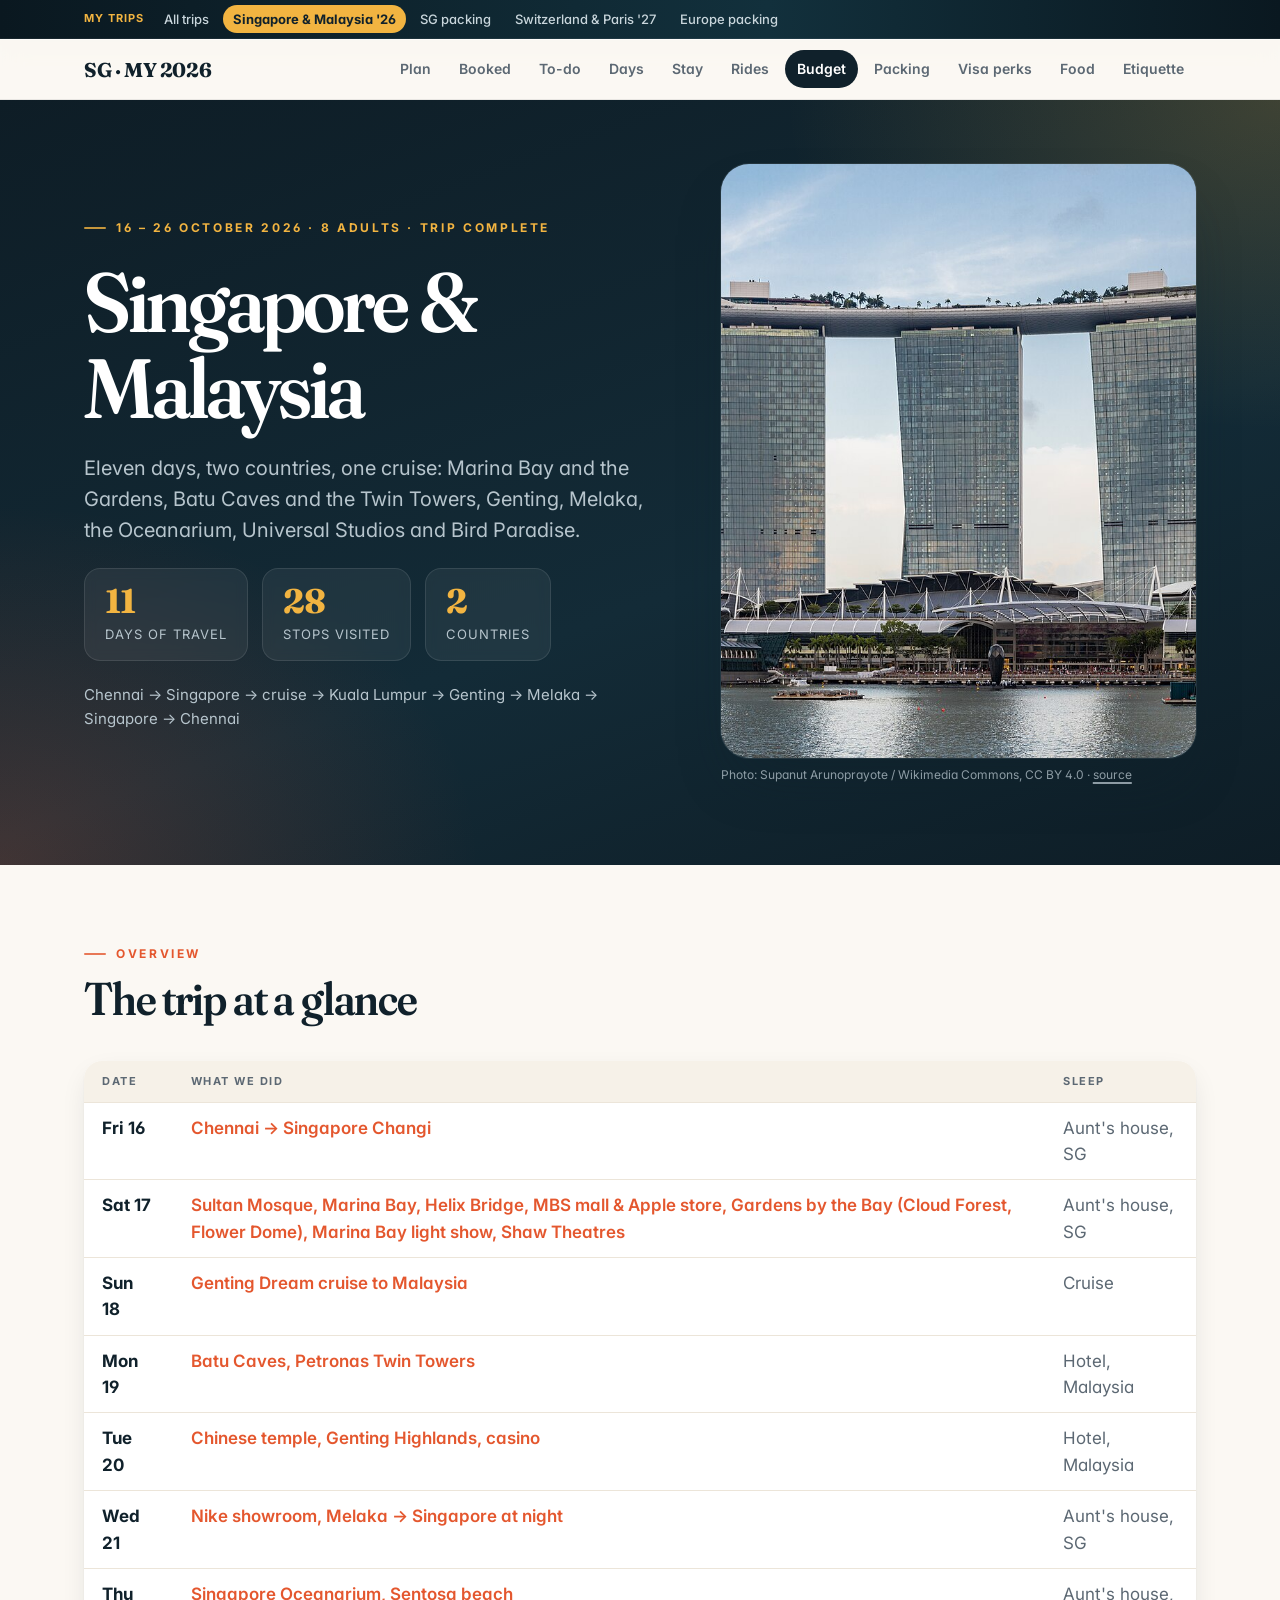
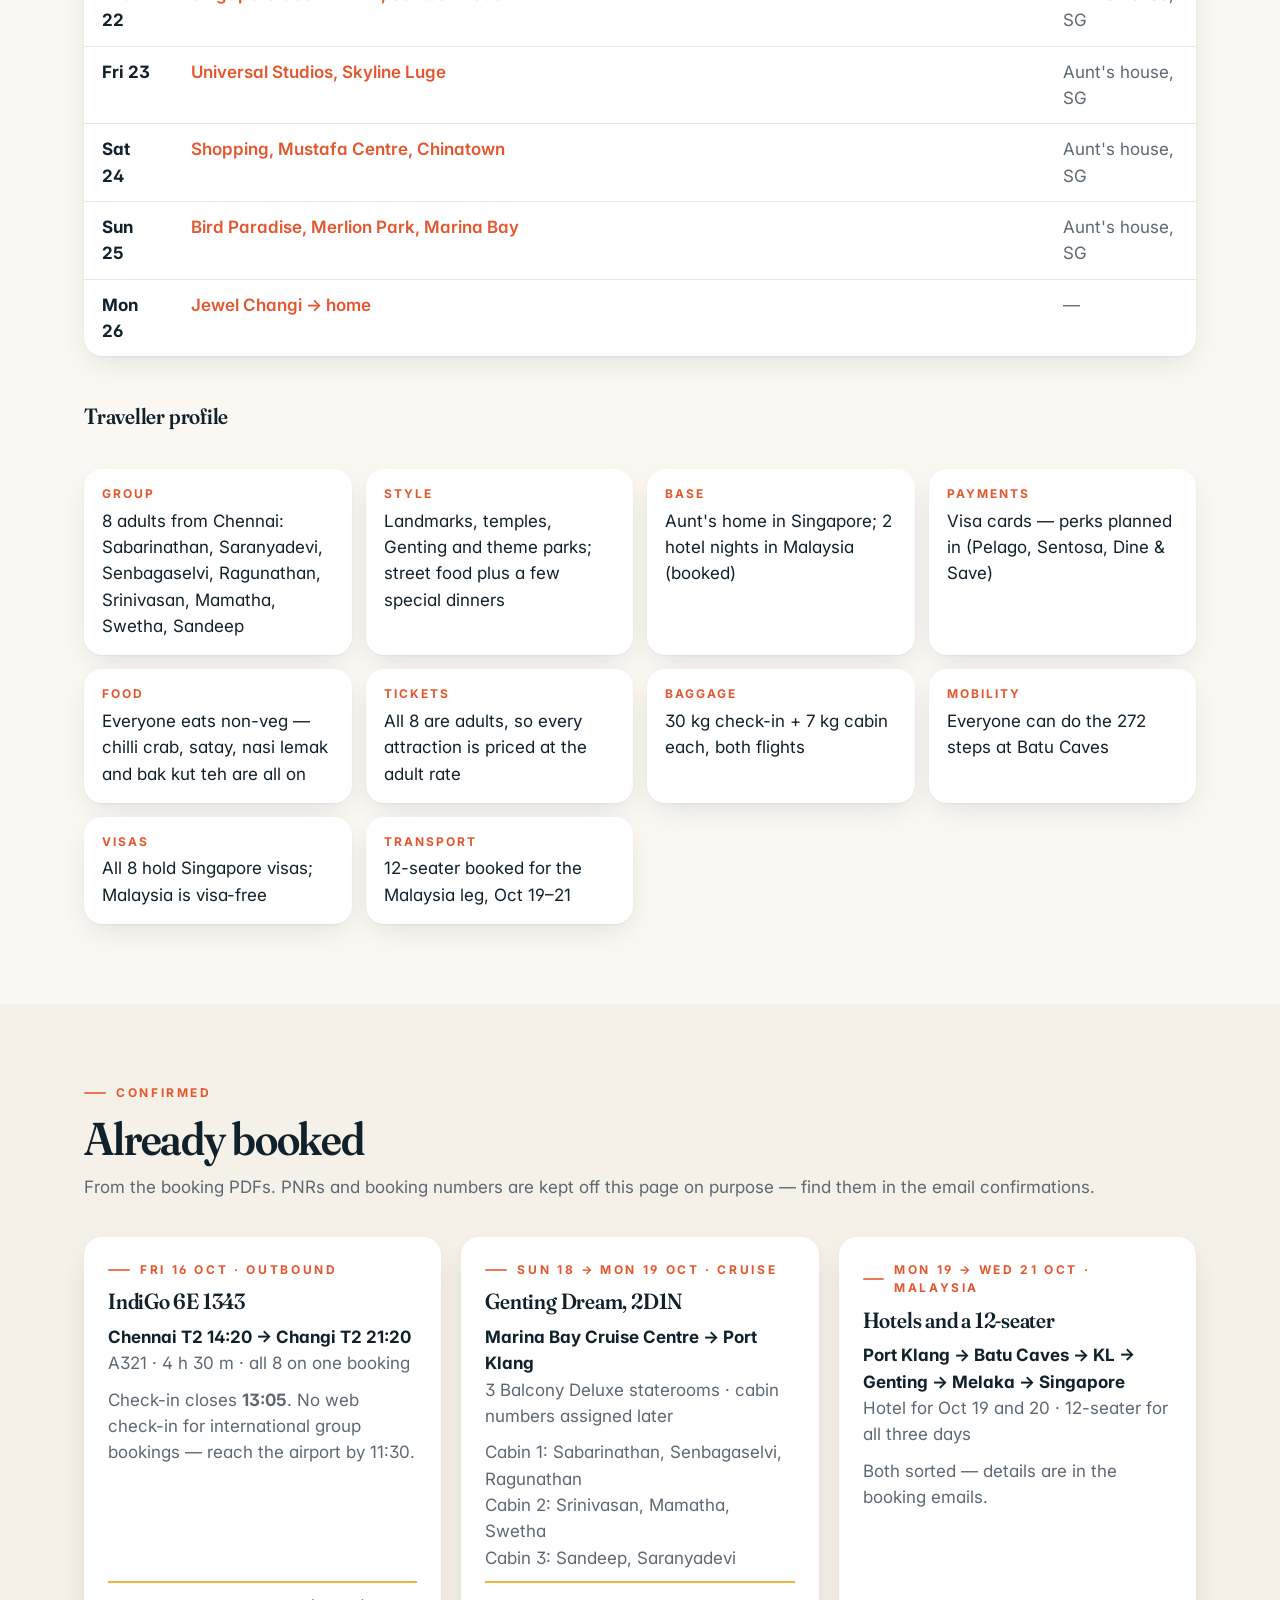
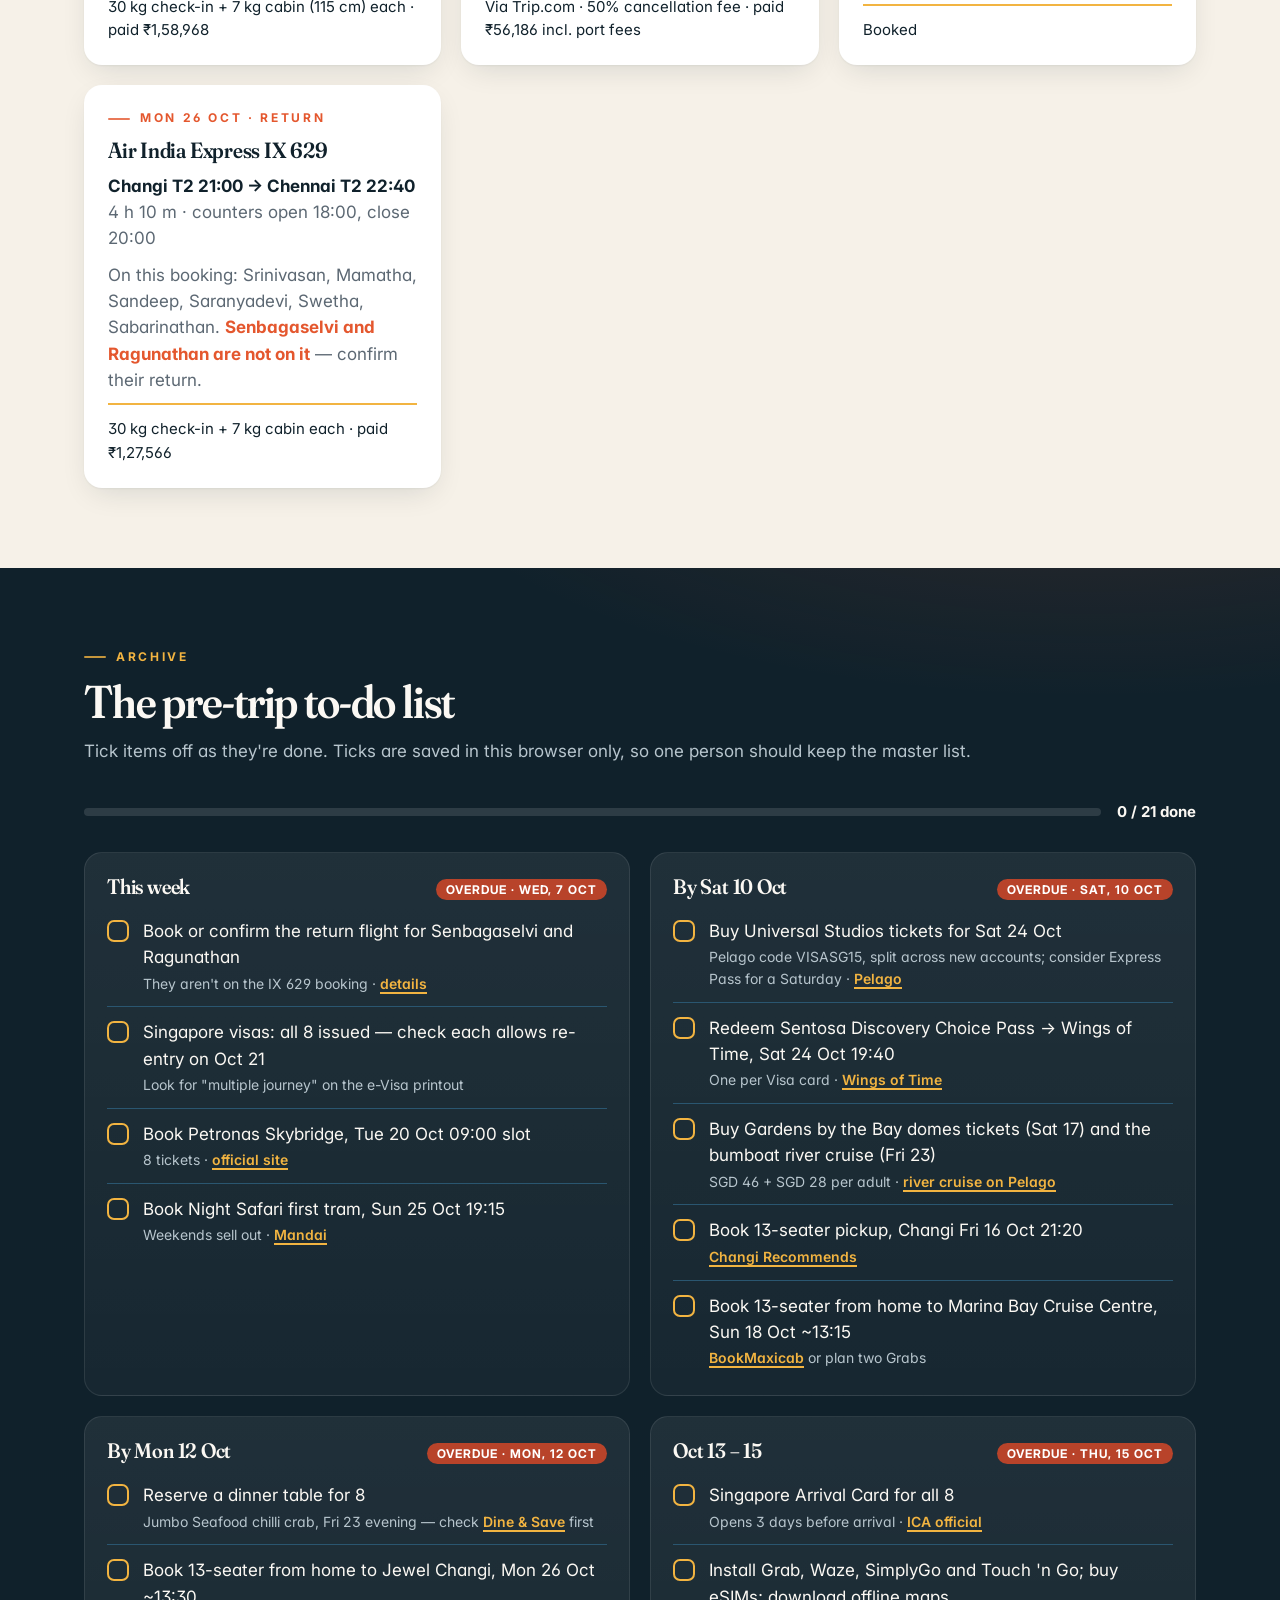
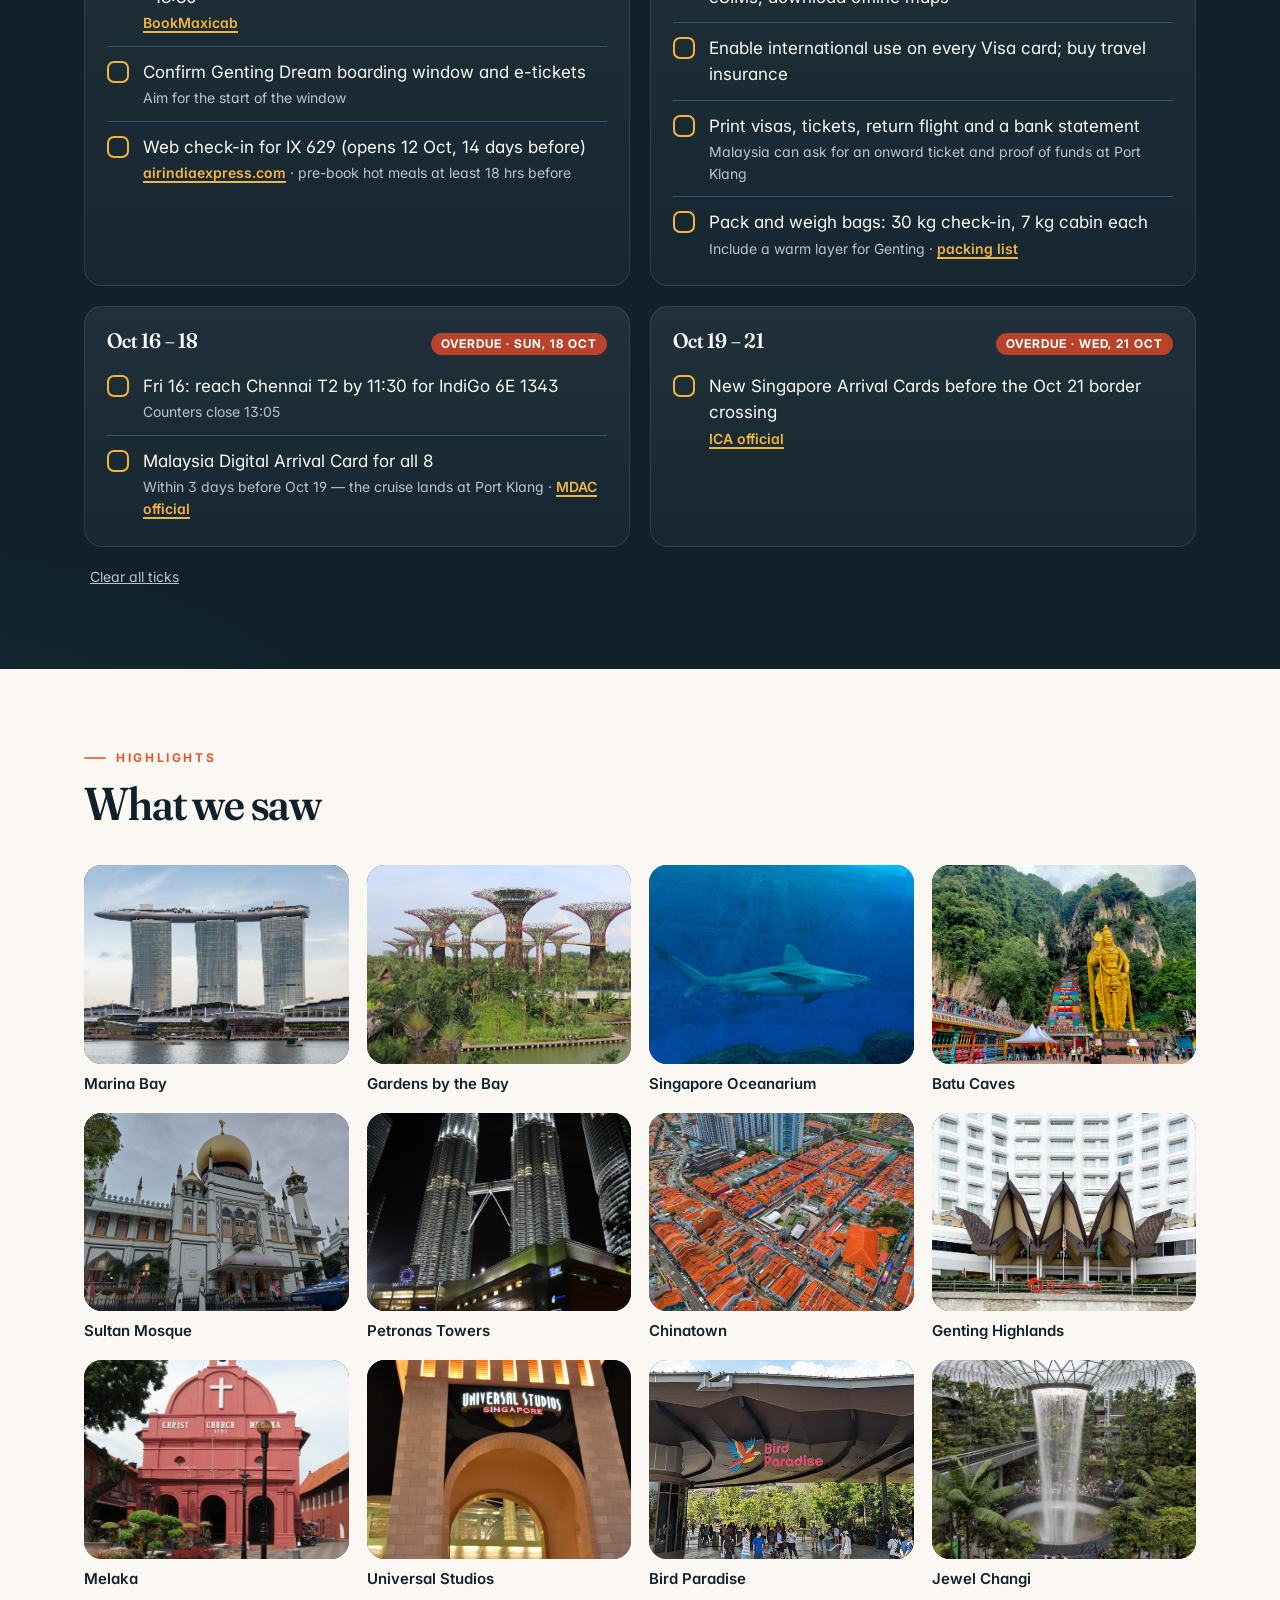
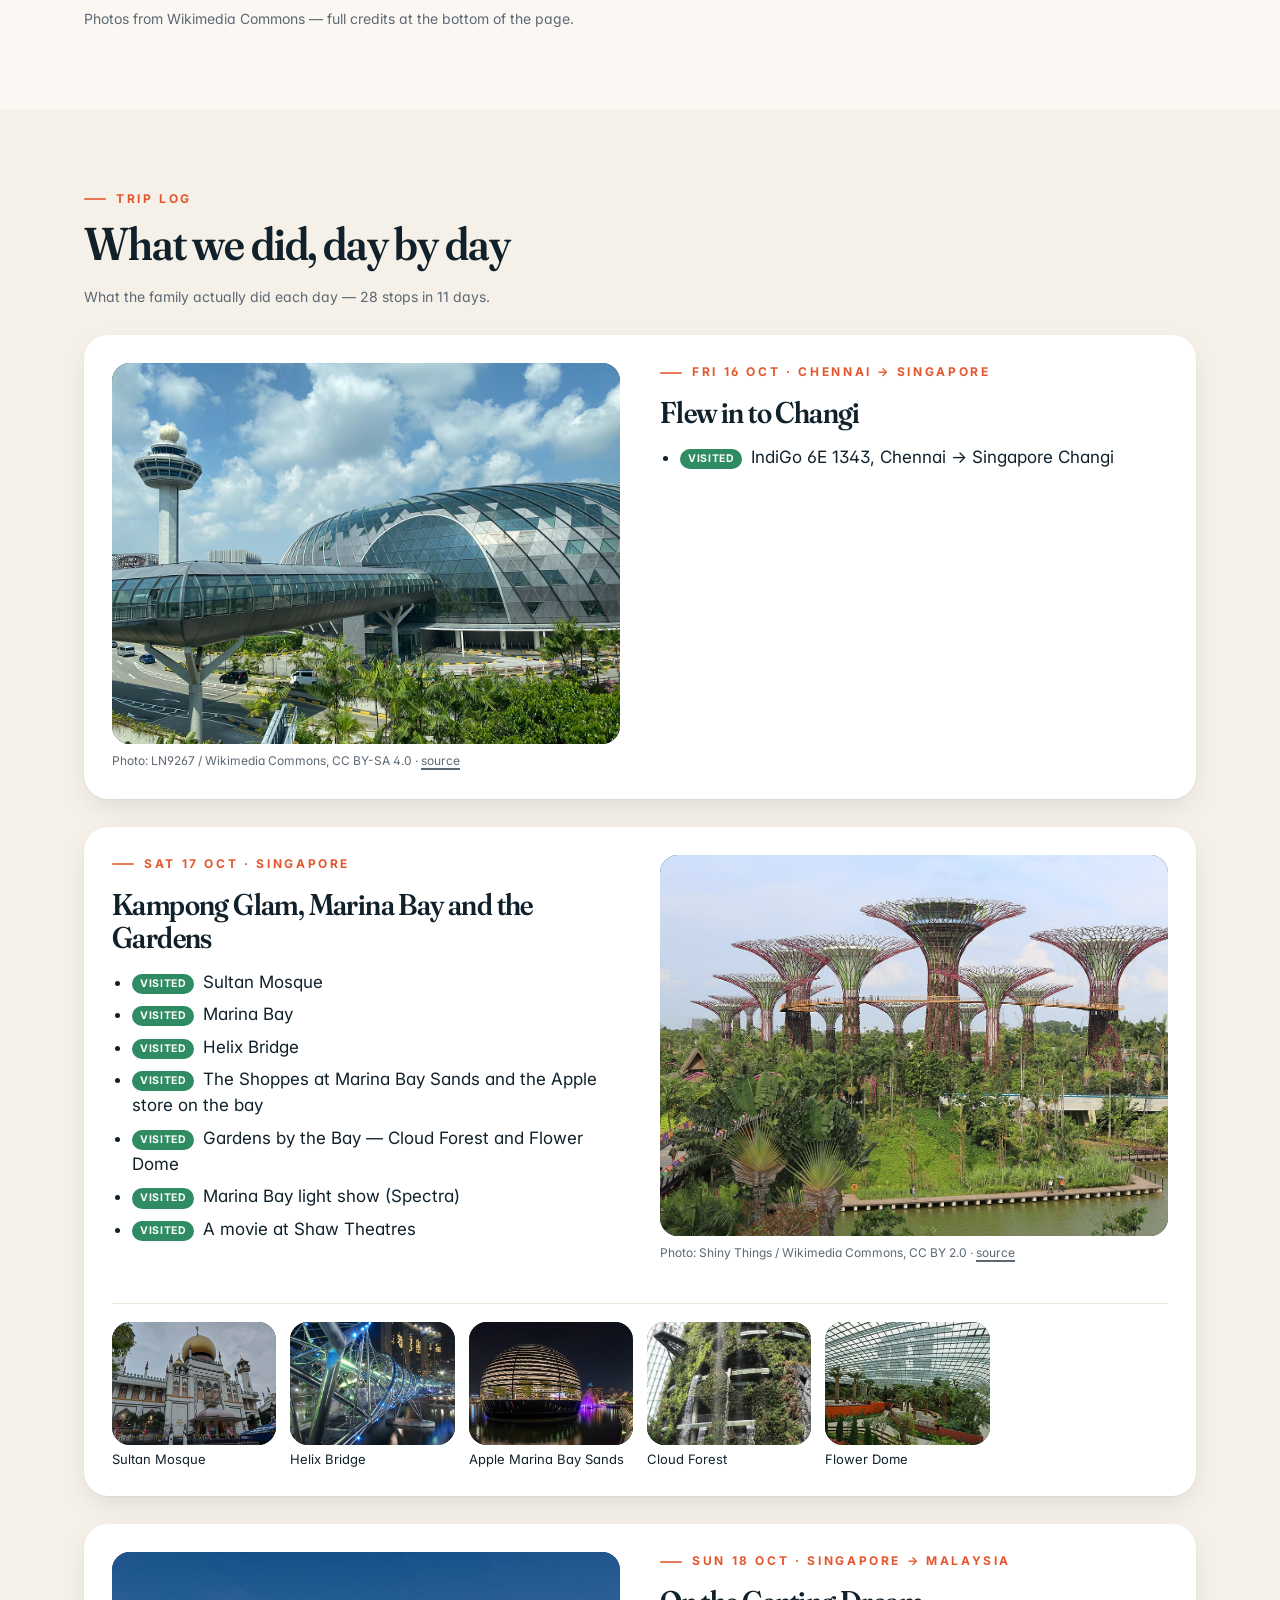
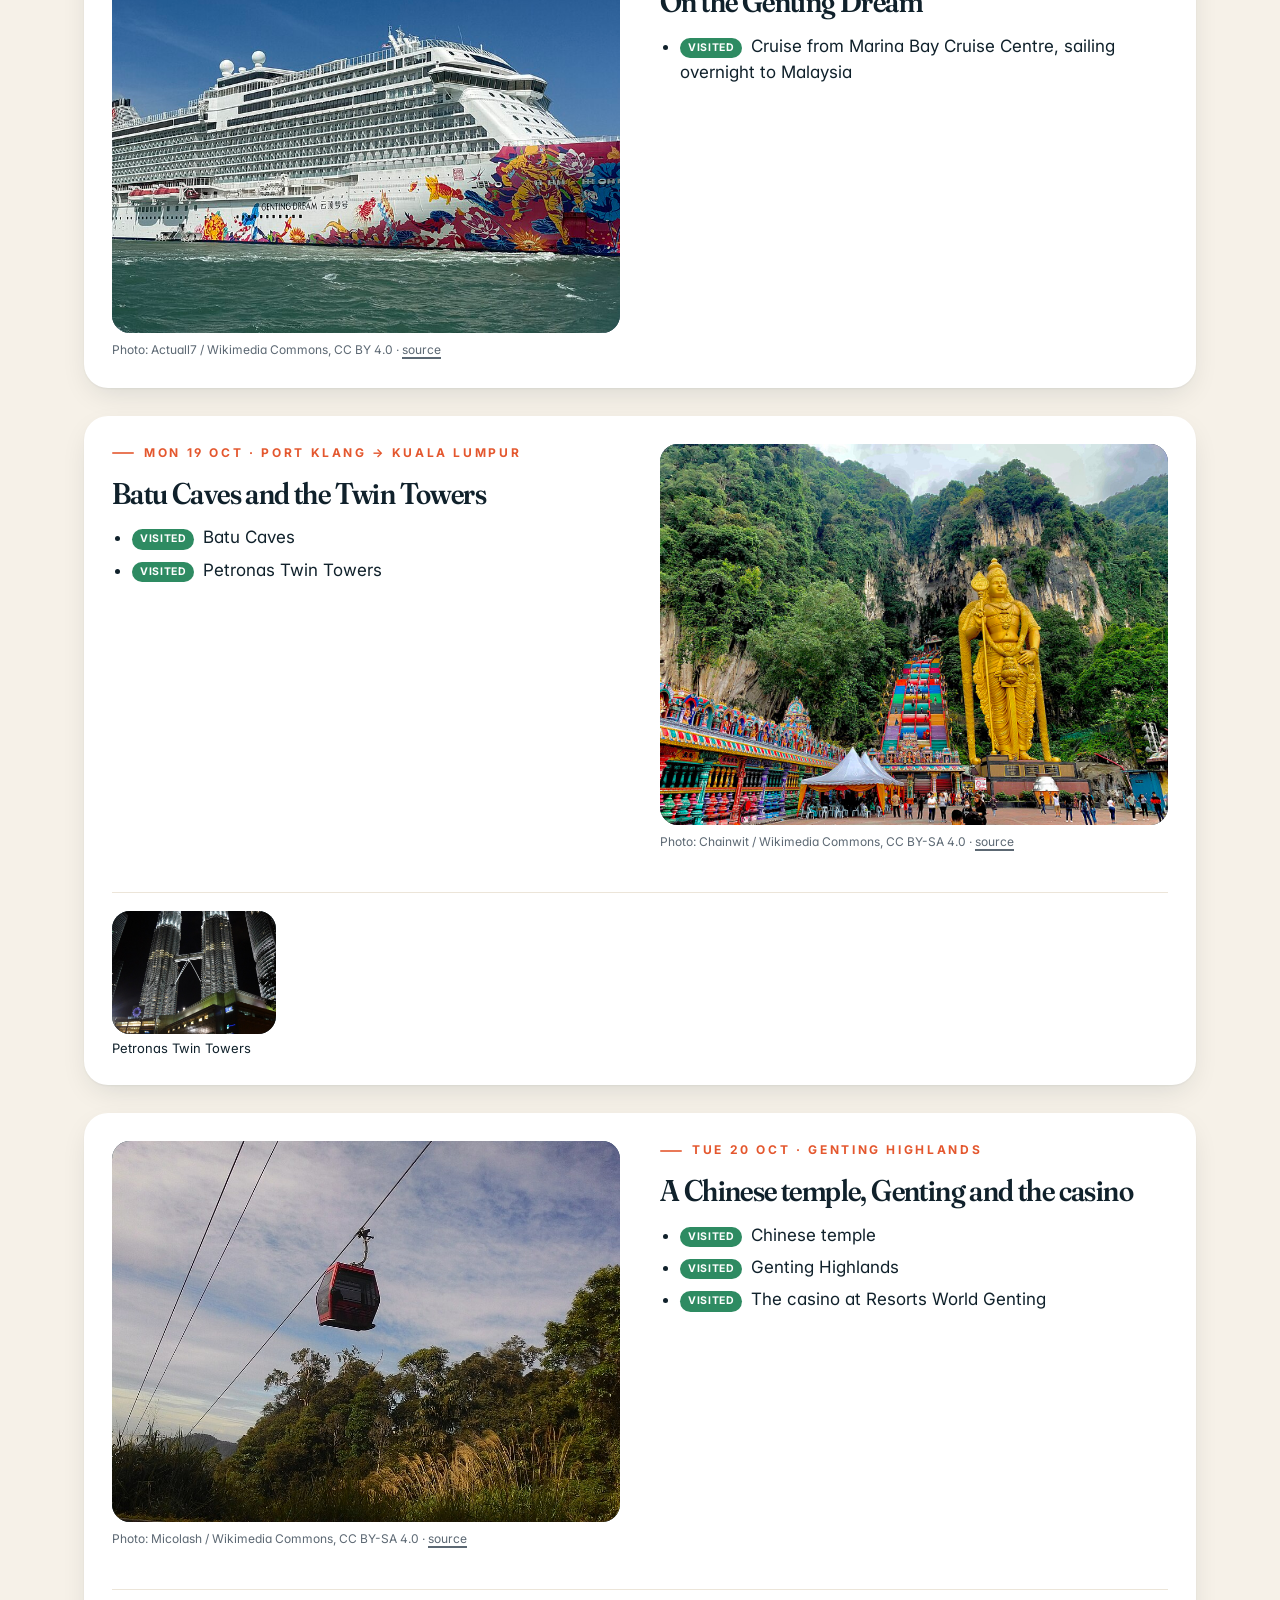
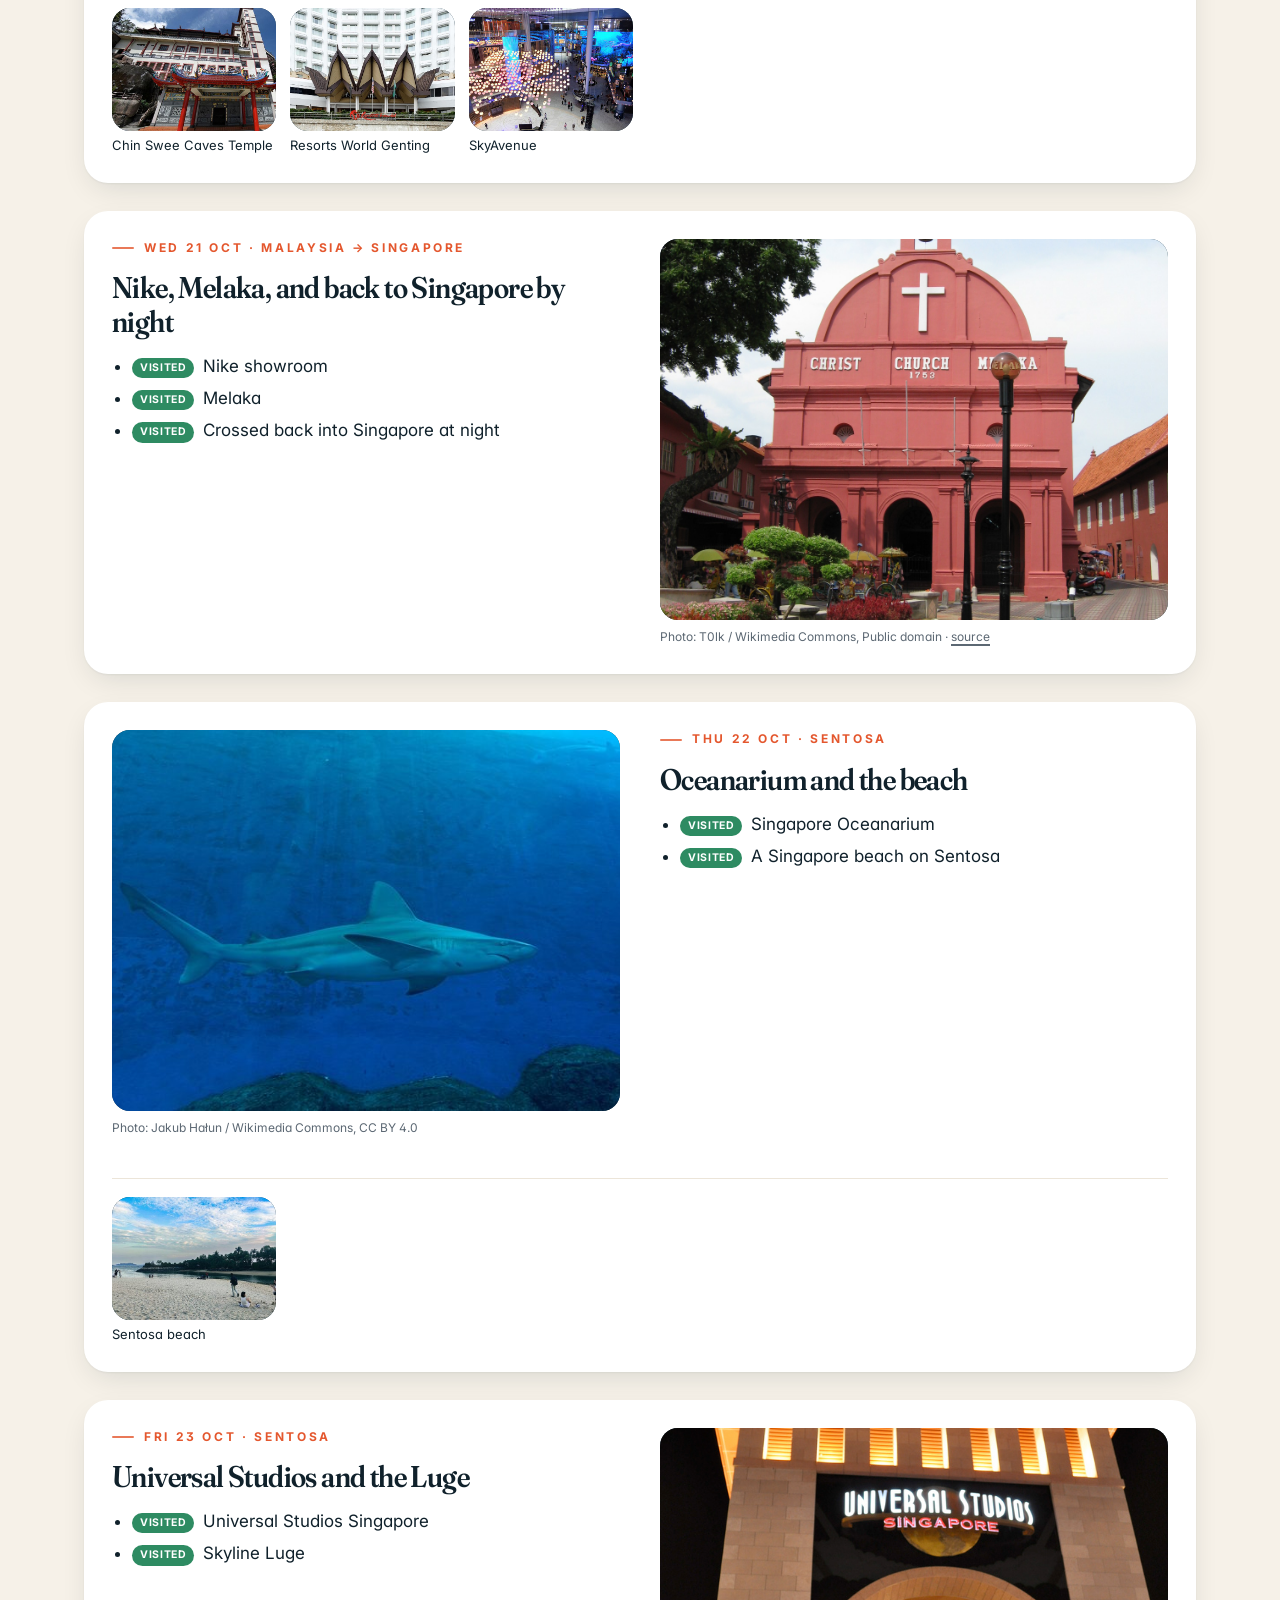
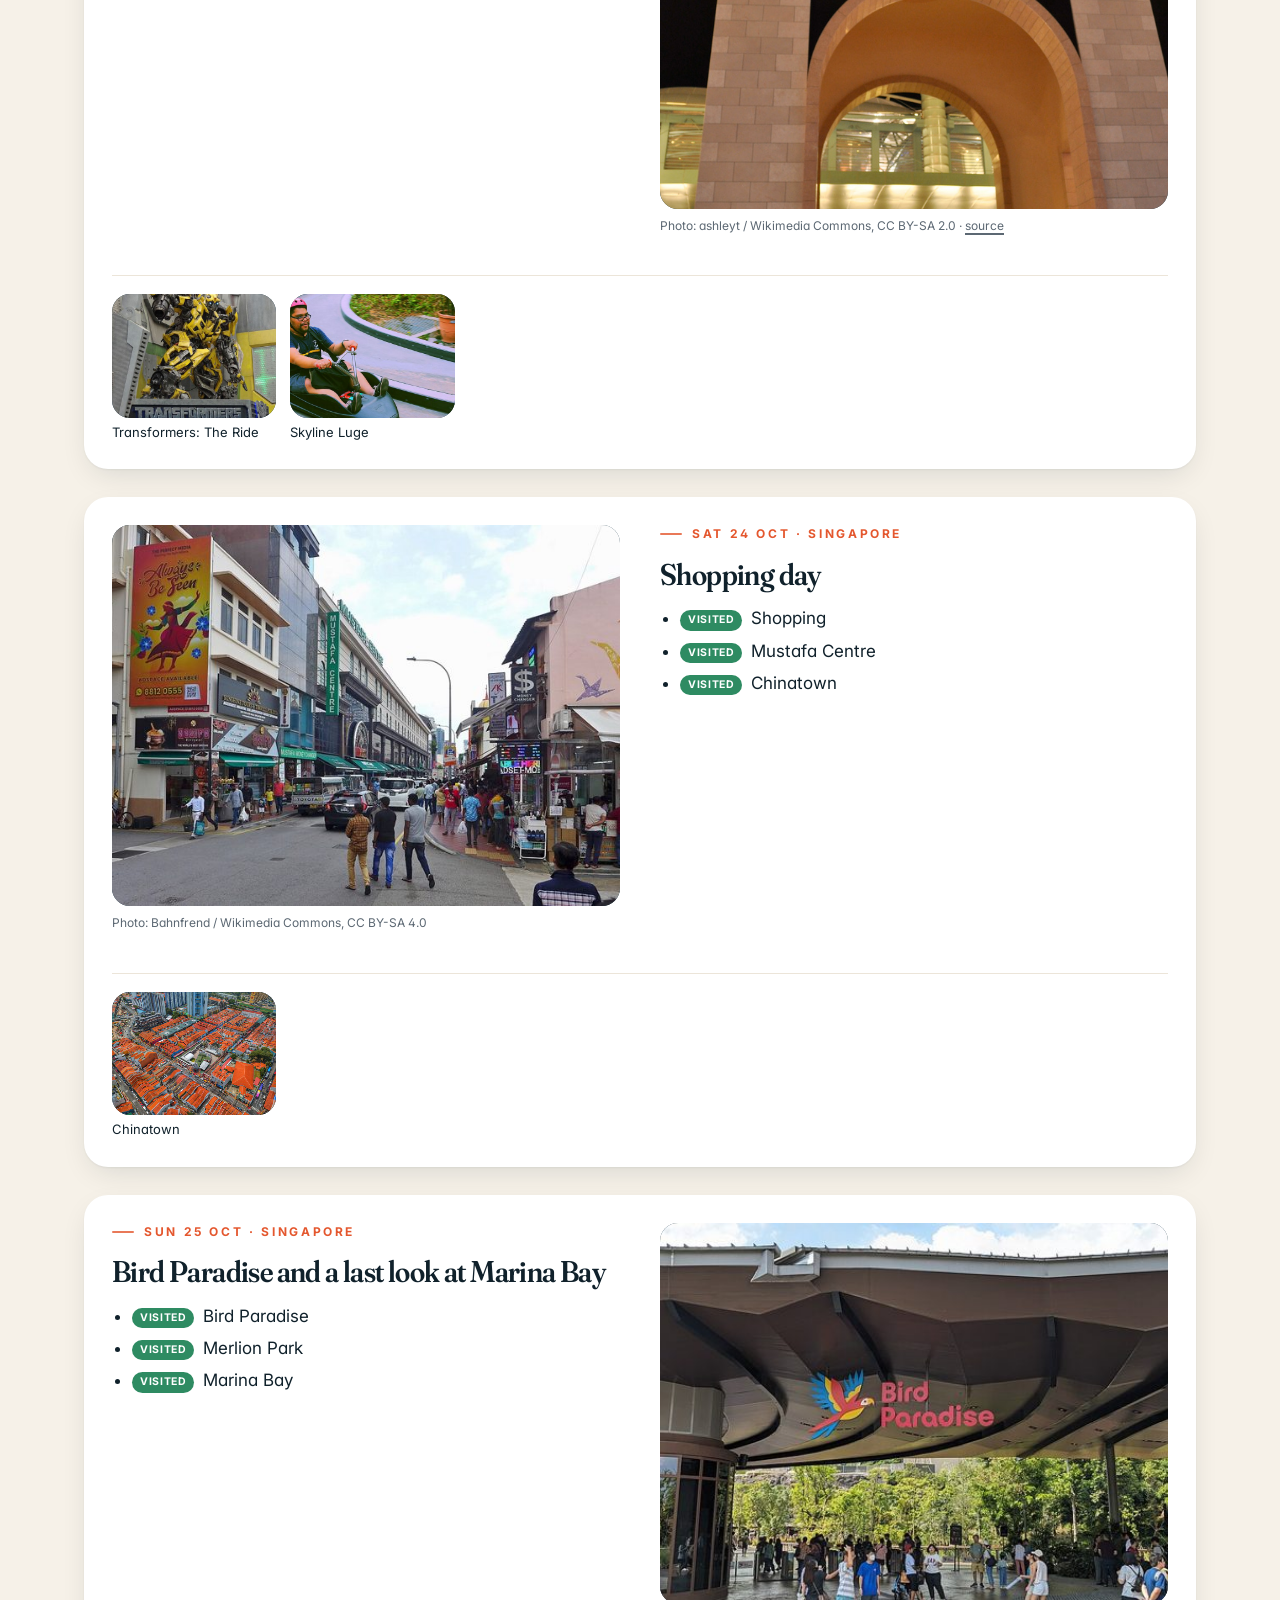
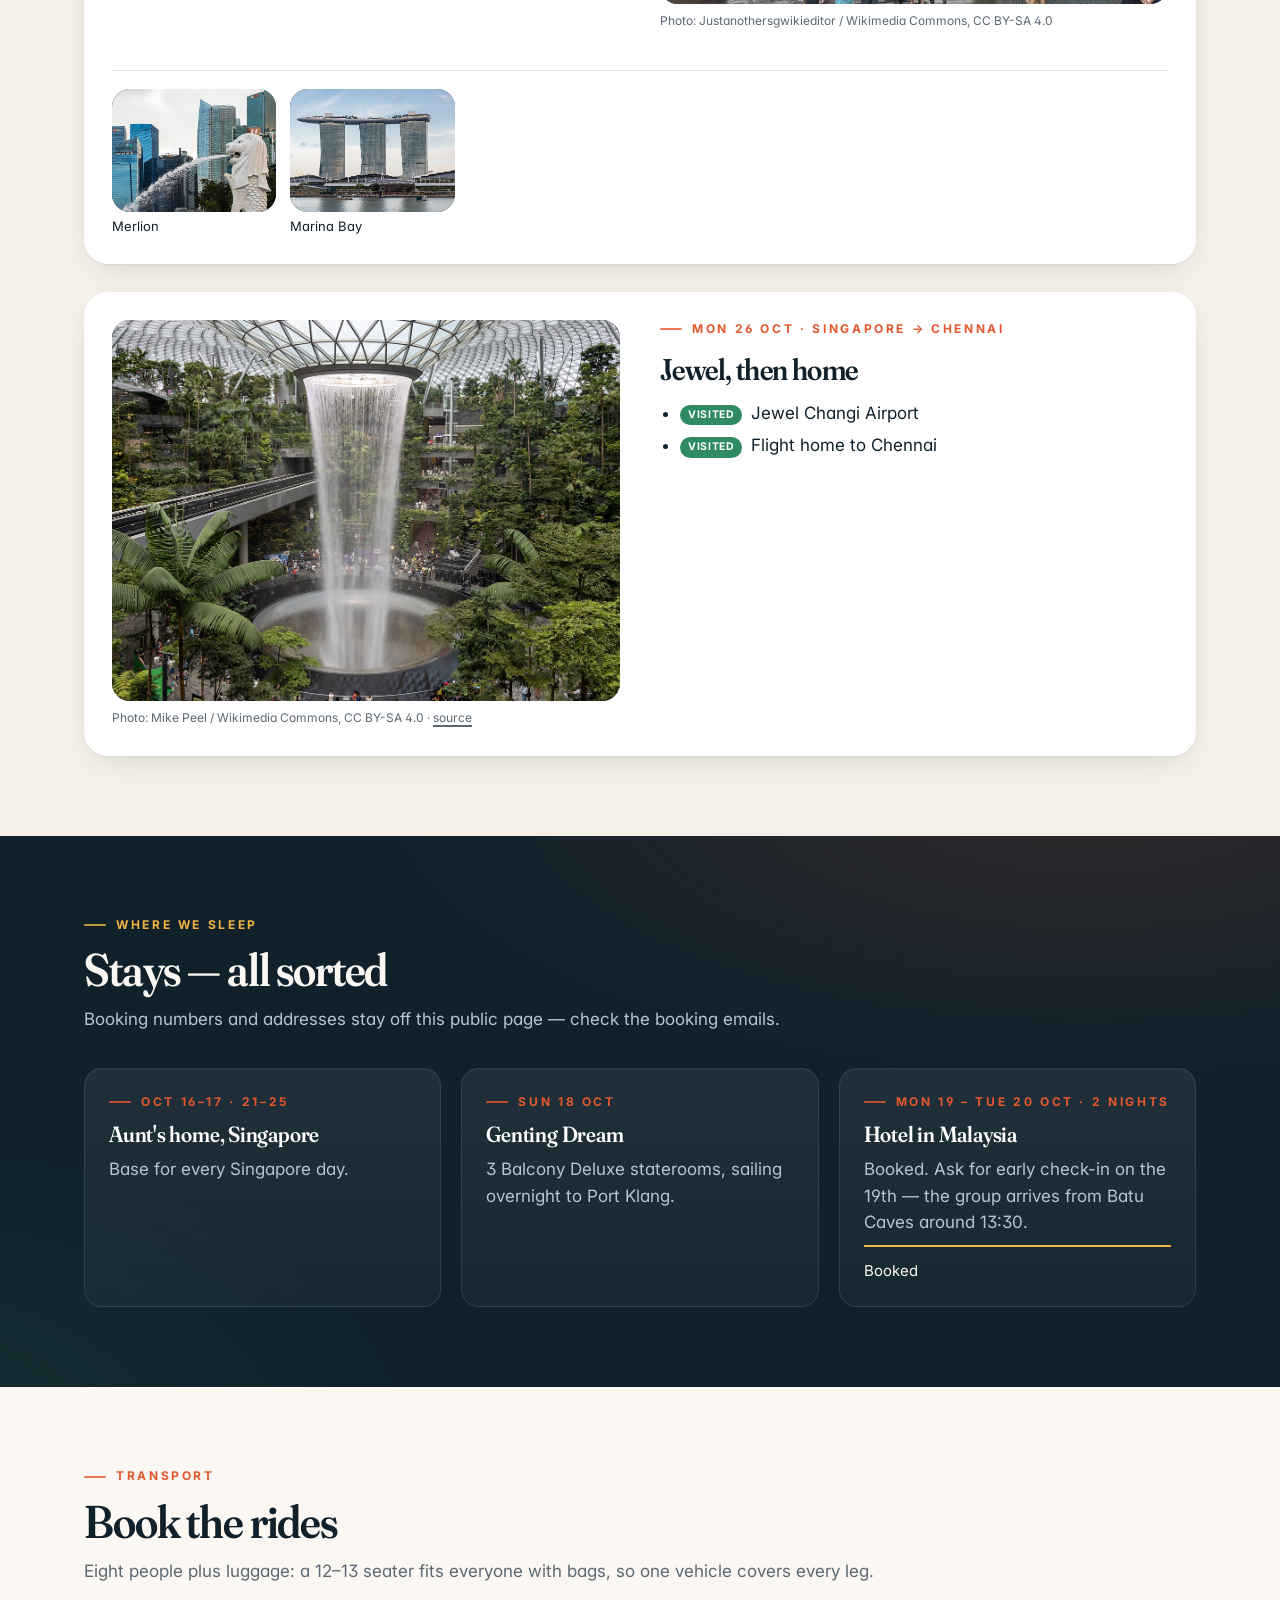
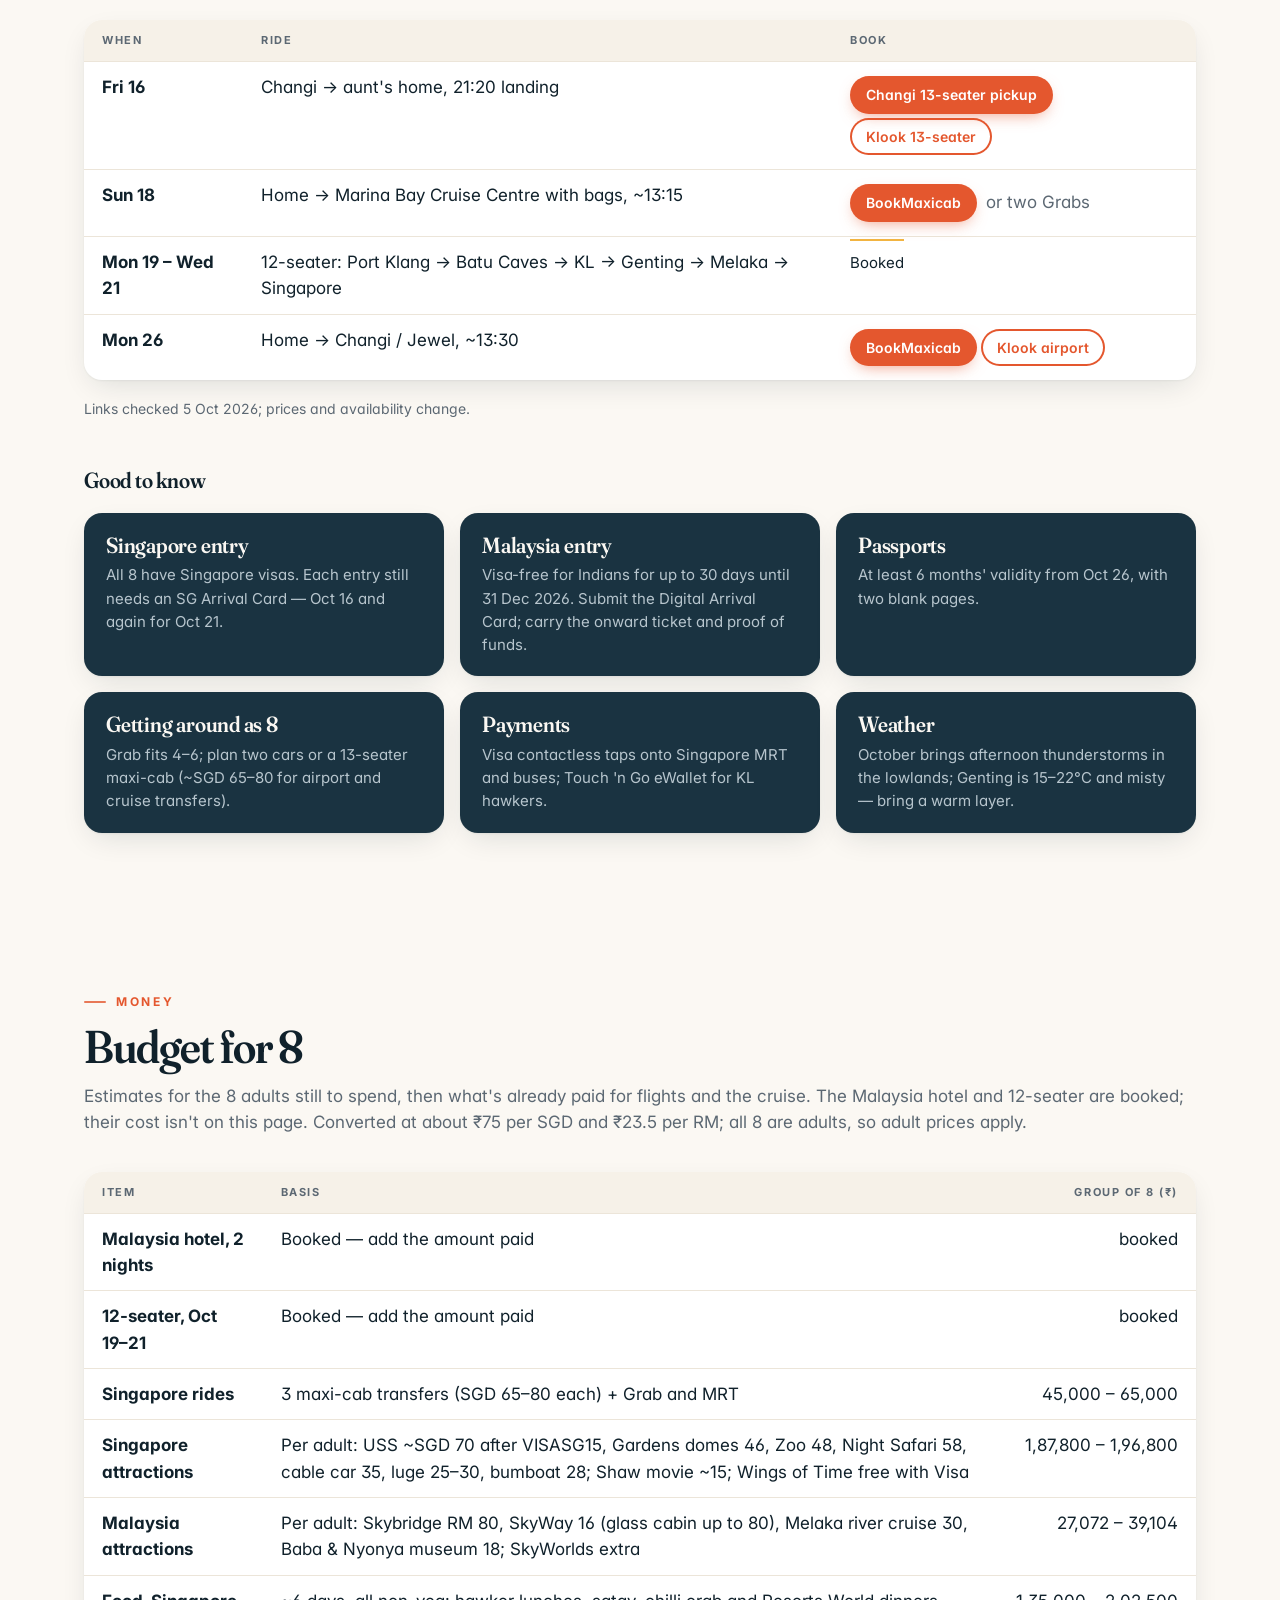
<file: index.html>
<!DOCTYPE html><html lang="en"><head><meta charset="utf-8"><meta name="viewport" content="width=device-width,initial-scale=1">
<title>Singapore & Malaysia Family Trip — Oct 16–26, 2026</title>
<meta name="description" content="11-day family itinerary for 8 travellers: Singapore, a Genting Dream cruise, Kuala Lumpur, Genting and Melaka, 16–26 October 2026.">
<link rel="stylesheet" href="https://fonts.googleapis.com/css2?family=Fraunces:opsz,wght,SOFT@9..144,400..700,0..100&family=Inter:wght@400;500;600;700&display=swap">
<style>
:root{--dark:#0F2A3C;--light:#F6EFE3;--coral:#E2714A;--gold:#D9A441;--mute:#4A5A66;--pale:#C9D6DC;--panel:#1C4258;--line:#E3D9C8;--stripe:#F3EBDD;--green:#3E8E6A}
*{box-sizing:border-box;margin:0}
html{scroll-behavior:smooth;scroll-padding-top:72px}
body{background:var(--light);color:var(--dark);font-family:'Inter',Arial,sans-serif;font-size:17px;line-height:1.55}
img{max-width:100%;display:block}
a{color:var(--coral)}
h1,h2,h3{font-family:'Fraunces',Georgia,serif;font-weight:600;line-height:1.12}
h1{font-size:clamp(44px,7vw,84px)} h2{font-size:clamp(30px,4vw,46px)} h3{font-size:22px}
.wrap{max-width:1160px;margin:0 auto;padding:0 24px}
.eyebrow{font-size:13px;letter-spacing:3px;color:var(--coral);font-weight:700;text-transform:uppercase}
.gold{color:var(--gold)}
.lead{font-size:20px;max-width:720px}
.mute{color:var(--mute)}
.small{font-size:14px}

/* header */
header{position:sticky;top:0;z-index:10;background:rgba(15,42,60,.96);backdrop-filter:blur(6px);color:var(--light)}
header .wrap{display:flex;align-items:center;gap:24px;height:60px}
.brand{font-family:'Fraunces',Georgia,serif;font-size:20px;font-weight:600;white-space:nowrap;color:var(--light);text-decoration:none}
nav{display:flex;gap:4px;overflow-x:auto;scrollbar-width:none;margin-left:auto}
nav::-webkit-scrollbar{display:none}
nav a{color:var(--pale);text-decoration:none;font-size:15px;font-weight:500;padding:8px 12px;border-radius:999px;white-space:nowrap}
nav a:hover,nav a.on{background:var(--panel);color:var(--light)}

/* sections */
section{padding:80px 0}
section.dark{background:var(--dark);color:var(--light)}
section.dark .mute{color:var(--pale)}
.head{display:flex;flex-direction:column;gap:10px;margin-bottom:36px}

/* hero */
.hero{padding:64px 0 80px}
.hero .wrap{display:grid;grid-template-columns:1.1fr .9fr;gap:56px;align-items:center}
.hero .txt{display:flex;flex-direction:column;gap:22px}
.hero .lead{color:var(--pale)}
.route{font-size:15px;color:var(--pale)}
.count{display:flex;gap:14px;flex-wrap:wrap}
.count div{background:var(--panel);border-radius:14px;padding:14px 20px;min-width:120px}
.count b{display:block;font-family:'Fraunces',Georgia,serif;font-size:34px;color:var(--gold);line-height:1.1}
.count span{font-size:13px;color:var(--pale);letter-spacing:1px;text-transform:uppercase}

/* photos */
.ph{position:relative;border-radius:20px;overflow:hidden;background:var(--panel);display:flex;align-items:center;justify-content:center;aspect-ratio:4/3}
.ph img{position:absolute;inset:0;width:100%;height:100%;object-fit:cover}
.ph span{color:var(--pale);padding:16px;text-align:center}
.hero .ph{aspect-ratio:4/5}
figure{display:flex;flex-direction:column;gap:8px}
figcaption{font-size:12px;color:var(--mute)} .dark figcaption{color:var(--pale)} figcaption a{color:inherit}
.gallery{display:grid;grid-template-columns:repeat(4,1fr);gap:18px}
.gallery .ph{border-radius:14px}
.gallery figcaption{font-size:15px;color:var(--dark)}

/* tables */
.table{overflow-x:auto;border-radius:14px;background:#fff;box-shadow:0 0 0 1px var(--line)}
table{width:100%;border-collapse:collapse}
th{background:var(--dark);color:var(--light);text-align:left;padding:12px 18px;font-size:12px;letter-spacing:2px;text-transform:uppercase}
td{padding:12px 18px;border-top:1px solid var(--line);vertical-align:top}
tr:nth-child(odd) td{background:var(--stripe)}
td.coral{color:var(--coral);font-weight:700}
td a.btn{margin:2px 4px 2px 0}

/* to-do */
.progress{display:flex;align-items:center;gap:16px;margin-bottom:28px}
.bar{flex:1;height:10px;background:var(--panel);border-radius:999px;overflow:hidden}
.bar i{display:block;height:100%;width:0;background:var(--gold);transition:width .3s}
.progress b{font-size:15px;white-space:nowrap}
.groups{display:grid;grid-template-columns:repeat(2,1fr);gap:20px}
.group{background:var(--panel);border-radius:18px;padding:22px 22px 14px}
.group h3{display:flex;justify-content:space-between;align-items:baseline;gap:12px;flex-wrap:wrap;font-size:21px;margin-bottom:6px}
.due{font-family:'Inter',Arial,sans-serif;font-size:12px;font-weight:700;letter-spacing:1px;text-transform:uppercase;padding:4px 10px;border-radius:999px;background:#2A5670;color:var(--pale)}
.due.soon{background:var(--coral);color:#fff} .due.over{background:#B8432A;color:#fff} .due.done{background:var(--green);color:#fff}
.todo{list-style:none;padding:0}
.todo li{border-top:1px solid #2A5670}
.todo li:first-child{border-top:0}
.todo label{display:flex;gap:14px;align-items:flex-start;padding:12px 0;cursor:pointer}
.todo input{appearance:none;flex:none;width:22px;height:22px;margin-top:2px;border:2px solid var(--gold);border-radius:6px;cursor:pointer;display:grid;place-content:center}
.todo input:checked{background:var(--gold)}
.todo input:checked::after{content:"✓";color:var(--dark);font-weight:700;font-size:15px}
.todo .t{display:flex;flex-direction:column;gap:2px}
.todo .t small{color:var(--pale);font-size:14px}
.todo .t a{color:var(--gold);font-weight:600}
.todo li.done .t>span{text-decoration:line-through;opacity:.55}
.reset{margin-top:18px;background:none;border:0;color:var(--pale);font:inherit;font-size:14px;text-decoration:underline;cursor:pointer}

/* days */
.days{display:flex;flex-direction:column;gap:28px}
.day{display:grid;grid-template-columns:1fr 1fr;gap:40px;align-items:start;background:#fff;border-radius:24px;padding:28px;box-shadow:0 0 0 1px var(--line)}
.day:nth-child(even)>figure{order:2}
.day .txt{display:flex;flex-direction:column;gap:14px}
.day h3{font-size:30px}
.day ul{padding-left:20px;display:flex;flex-direction:column;gap:6px}
.meta{display:flex;flex-wrap:wrap;gap:8px 18px;font-size:14px;color:var(--mute);border-top:1px solid var(--line);padding-top:12px}
.meta b{color:var(--dark)}
.tag{display:inline-block;font-size:10.5px;font-weight:700;letter-spacing:1px;text-transform:uppercase;padding:2px 8px;border-radius:999px;margin-right:4px;vertical-align:1px;white-space:nowrap}
.tag.done{background:var(--green);color:#fff}
.tag.must{background:var(--green);color:#fff}
.tag.nice{background:#EADFC9;color:var(--dark)}
.tag.skip{color:var(--mute);box-shadow:inset 0 0 0 1.5px #BFB39C}
.places{order:3;grid-column:1/-1;display:grid;grid-template-columns:repeat(auto-fill,minmax(150px,1fr));gap:14px;border-top:1px solid var(--line);padding-top:18px}
.places figure{gap:6px}
.places .ph{aspect-ratio:4/3;border-radius:12px}
.places .ph span{font-size:13px}
.places figcaption{font-size:13px;color:var(--dark);line-height:1.35}
.places .tag{font-size:9px;padding:1px 6px;vertical-align:1px}
.legend{display:flex;flex-wrap:wrap;gap:8px 16px;align-items:center;font-size:14px;color:var(--mute);margin:-20px 0 28px}
.tip{background:var(--coral);color:var(--light);padding:14px 18px;border-radius:12px;font-size:15px}

/* cards */
.cards{display:grid;grid-template-columns:repeat(3,1fr);gap:20px}
.cards.four{grid-template-columns:repeat(4,1fr)}
.card{background:#fff;border:1px solid var(--line);border-radius:18px;padding:24px;display:flex;flex-direction:column;gap:10px}
.dark .card{background:var(--panel);border-color:#2A5670}
.play{margin-top:auto;border-top:2px solid var(--gold);padding-top:12px;font-size:15px}
.sub{margin:48px 0 20px}
.links{display:flex;flex-wrap:wrap;gap:8px}
a.btn{display:inline-block;background:var(--coral);color:#fff;text-decoration:none;padding:8px 16px;border-radius:999px;font-size:14px;font-weight:600}
a.btn.ghost{background:transparent;color:var(--coral);box-shadow:inset 0 0 0 2px var(--coral)}
.note{font-size:14px;color:var(--mute);margin-top:18px} .dark .note{color:var(--pale)}

/* good to know */
.grid3{display:grid;grid-template-columns:repeat(3,1fr);gap:16px}
.check{background:var(--panel);color:var(--light);border-radius:16px;padding:20px 22px}
.check p{color:var(--pale);font-size:15px;margin-top:6px}

.profile{display:grid;grid-template-columns:repeat(4,1fr);gap:14px;margin-top:40px}
.pf{background:#fff;border:1px solid var(--line);border-radius:14px;padding:16px 18px}
.pf b{display:block;font-size:12px;letter-spacing:2px;text-transform:uppercase;color:var(--coral);margin-bottom:4px}
.pf.ask{border-style:dashed;border-color:var(--coral)}
.pf.ask b::after{content:" · to confirm";color:var(--mute);letter-spacing:1px}
tr.total td{background:var(--dark)!important;color:var(--light);font-weight:700}
td.num{white-space:nowrap;text-align:right}
.pack{display:grid;grid-template-columns:repeat(3,1fr);gap:20px}
.light-list .group{background:#fff;border:1px solid var(--line)}
.light-list .todo li{border-color:var(--line)}
.light-list .todo .t small{color:var(--mute)}
.light-list .todo input:checked::after{color:#fff}
.light-list .todo input{border-color:var(--coral)} .light-list .todo input:checked{background:var(--coral)}
.light-list .bar{background:var(--line)} .light-list .bar i{background:var(--coral)}
.etq{display:grid;grid-template-columns:1fr 1fr;gap:20px}
.etq ul{padding-left:20px;display:flex;flex-direction:column;gap:8px;color:var(--pale)}
.etq b{color:var(--light)}
footer{background:var(--coral);color:var(--light);padding:72px 0}
footer .wrap{display:flex;flex-direction:column;gap:18px}
footer .lead{max-width:860px}
footer .small{opacity:.85}

@media (max-width:900px){
  .wrap{padding:0 16px}
  section{padding:56px 0}
  .hero{padding:36px 0 56px}
  .hero .wrap{grid-template-columns:1fr;gap:28px}
  .hero .ph{aspect-ratio:4/3}
  .hero figure{order:-1}
  .count{gap:8px;flex-wrap:nowrap}
  .count div{min-width:0;flex:1;padding:12px 14px}
  .count b{font-size:28px}
  .count span{font-size:11px}
  .gallery{grid-template-columns:repeat(2,1fr);gap:12px}
  .groups,.cards,.cards.four,.grid3,.pack,.etq{grid-template-columns:1fr}
  .profile{grid-template-columns:1fr 1fr}
  .day{grid-template-columns:1fr;gap:18px;padding:16px;border-radius:18px}
  .day:nth-child(even)>figure{order:0}
  .day h3{font-size:25px}
  .places{grid-template-columns:repeat(2,1fr);gap:10px}
  th,td{padding:10px 12px;font-size:14px}
  .brand{font-size:17px}
  header .wrap{gap:12px}
}
/* trip switcher */
.tripbar{background:#081822;font-size:13px}
.tripbar .wrap{display:flex;gap:4px;align-items:center;height:36px;overflow-x:auto;white-space:nowrap;scrollbar-width:none}
.tripbar span{color:var(--gold);font-weight:700;letter-spacing:1px;text-transform:uppercase;font-size:11px;margin-right:6px}
.tripbar a{color:var(--pale);text-decoration:none;padding:4px 10px;border-radius:999px}
.tripbar a:hover,.tripbar a.on{background:var(--panel);color:var(--light)}
</style><link rel="stylesheet" href="assets/theme.css">
</head><body>

<div class="tripbar"><div class="wrap"><span>My trips</span><a href="trips.html">All trips</a><a href="index.html" class="on">Singapore &amp; Malaysia '26</a><a href="sabari/index.html">SG packing</a><a href="europe-2027/index.html">Switzerland &amp; Paris '27</a><a href="europe-2027/packing.html">Europe packing</a></div></div>
<header><div class="wrap"><a class="brand" href="#top">SG · MY 2026</a>
<nav><a href="#glance">Plan</a><a href="#booked">Booked</a><a href="#todo">To-do</a><a href="#days">Days</a><a href="#stay">Stay</a><a href="#rides">Rides</a><a href="#budget">Budget</a><a href="#packing">Packing</a><a href="#perks">Visa perks</a><a href="#food">Food</a><a href="#etiquette">Etiquette</a></nav></div></header>

<section class="dark hero" id="top"><div class="wrap">
<div class="txt">
<p class="eyebrow gold">16 – 26 October 2026 · 8 adults · trip complete</p>
<h1>Singapore &amp;<br>Malaysia</h1>
<p class="lead">Eleven days, two countries, one cruise: Marina Bay and the Gardens, Batu Caves and the Twin Towers, Genting, Melaka, the Oceanarium, Universal Studios and Bird Paradise.</p>
<div class="count"><div><b>11</b><span>days of travel</span></div><div><b>28</b><span>stops visited</span></div><div><b>2</b><span>countries</span></div></div>
<p class="route">Chennai → Singapore → cruise → Kuala Lumpur → Genting → Melaka → Singapore → Chennai</p>
</div>
<figure><div class="ph"><span>Marina Bay Sands</span><img src="images/marina-bay-sands.jpg" alt="Marina Bay Sands" fetchpriority="high" onerror="this.remove()"></div><figcaption>Photo: Supanut Arunoprayote / Wikimedia Commons, CC BY 4.0 · <a href="https://commons.wikimedia.org/wiki/File:Marina_Bay_Sands_(I).jpg" target="_blank" rel="noopener">source</a></figcaption></figure>
</div></section>

<section id="glance"><div class="wrap">
<div class="head"><p class="eyebrow">Overview</p><h2>The trip at a glance</h2></div>
<div class="table"><table><tr><th>Date</th><th>What we did</th><th>Sleep</th></tr>
<tr><td><b>Fri 16</b></td><td><a href="#d16">Chennai → Singapore Changi</a></td><td class="mute">Aunt's house, SG</td></tr>
<tr><td><b>Sat 17</b></td><td><a href="#d17">Sultan Mosque, Marina Bay, Helix Bridge, MBS mall &amp; Apple store, Gardens by the Bay (Cloud Forest, Flower Dome), Marina Bay light show, Shaw Theatres</a></td><td class="mute">Aunt's house, SG</td></tr>
<tr><td><b>Sun 18</b></td><td><a href="#d18">Genting Dream cruise to Malaysia</a></td><td class="mute">Cruise</td></tr>
<tr><td><b>Mon 19</b></td><td><a href="#d19">Batu Caves, Petronas Twin Towers</a></td><td class="mute">Hotel, Malaysia</td></tr>
<tr><td><b>Tue 20</b></td><td><a href="#d20">Chinese temple, Genting Highlands, casino</a></td><td class="mute">Hotel, Malaysia</td></tr>
<tr><td><b>Wed 21</b></td><td><a href="#d21">Nike showroom, Melaka → Singapore at night</a></td><td class="mute">Aunt's house, SG</td></tr>
<tr><td><b>Thu 22</b></td><td><a href="#d22">Singapore Oceanarium, Sentosa beach</a></td><td class="mute">Aunt's house, SG</td></tr>
<tr><td><b>Fri 23</b></td><td><a href="#d23">Universal Studios, Skyline Luge</a></td><td class="mute">Aunt's house, SG</td></tr>
<tr><td><b>Sat 24</b></td><td><a href="#d24">Shopping, Mustafa Centre, Chinatown</a></td><td class="mute">Aunt's house, SG</td></tr>
<tr><td><b>Sun 25</b></td><td><a href="#d25">Bird Paradise, Merlion Park, Marina Bay</a></td><td class="mute">Aunt's house, SG</td></tr>
<tr><td><b>Mon 26</b></td><td><a href="#d26">Jewel Changi → home</a></td><td class="mute">—</td></tr>
</table></div>
<h3 class="sub" id="profile">Traveller profile</h3>
<div class="profile">
<div class="pf"><b>Group</b>8 adults from Chennai: Sabarinathan, Saranyadevi, Senbagaselvi, Ragunathan, Srinivasan, Mamatha, Swetha, Sandeep</div>
<div class="pf"><b>Style</b>Landmarks, temples, Genting and theme parks; street food plus a few special dinners</div>
<div class="pf"><b>Base</b>Aunt's home in Singapore; 2 hotel nights in Malaysia (booked)</div>
<div class="pf"><b>Payments</b>Visa cards — perks planned in (Pelago, Sentosa, Dine &amp; Save)</div>
<div class="pf"><b>Food</b>Everyone eats non-veg — chilli crab, satay, nasi lemak and bak kut teh are all on</div>
<div class="pf"><b>Tickets</b>All 8 are adults, so every attraction is priced at the adult rate</div>
<div class="pf"><b>Baggage</b>30 kg check-in + 7 kg cabin each, both flights</div>
<div class="pf"><b>Mobility</b>Everyone can do the 272 steps at Batu Caves</div>
<div class="pf"><b>Visas</b>All 8 hold Singapore visas; Malaysia is visa-free</div>
<div class="pf"><b>Transport</b>12-seater booked for the Malaysia leg, Oct 19–21</div>
</div>
</div></section>

<section id="booked" style="background:var(--stripe)"><div class="wrap">
<div class="head"><p class="eyebrow">Confirmed</p><h2>Already booked</h2><p class="mute">From the booking PDFs. PNRs and booking numbers are kept off this page on purpose — find them in the email confirmations.</p></div>
<div class="cards">
<div class="card"><p class="eyebrow">Fri 16 Oct · Outbound</p><h3>IndiGo 6E 1343</h3><p><b>Chennai T2 14:20 → Changi T2 21:20</b><br><span class="mute">A321 · 4 h 30 m · all 8 on one booking</span></p><p class="mute">Check-in closes <b>13:05</b>. No web check-in for international group bookings — reach the airport by 11:30.</p><p class="play">30 kg check-in + 7 kg cabin (115 cm) each · paid ₹1,58,968</p></div>
<div class="card"><p class="eyebrow">Sun 18 → Mon 19 Oct · Cruise</p><h3>Genting Dream, 2D1N</h3><p><b>Marina Bay Cruise Centre → Port Klang</b><br><span class="mute">3 Balcony Deluxe staterooms · cabin numbers assigned later</span></p><p class="mute">Cabin 1: Sabarinathan, Senbagaselvi, Ragunathan<br>Cabin 2: Srinivasan, Mamatha, Swetha<br>Cabin 3: Sandeep, Saranyadevi</p><p class="play">Via Trip.com · 50% cancellation fee · paid ₹56,186 incl. port fees</p></div>
<div class="card"><p class="eyebrow">Mon 19 → Wed 21 Oct · Malaysia</p><h3>Hotels and a 12-seater</h3><p><b>Port Klang → Batu Caves → KL → Genting → Melaka → Singapore</b><br><span class="mute">Hotel for Oct 19 and 20 · 12-seater for all three days</span></p><p class="mute">Both sorted — details are in the booking emails.</p><p class="play">Booked</p></div>
<div class="card"><p class="eyebrow">Mon 26 Oct · Return</p><h3>Air India Express IX 629</h3><p><b>Changi T2 21:00 → Chennai T2 22:40</b><br><span class="mute">4 h 10 m · counters open 18:00, close 20:00</span></p><p class="mute">On this booking: Srinivasan, Mamatha, Sandeep, Saranyadevi, Swetha, Sabarinathan. <b style="color:var(--coral)">Senbagaselvi and Ragunathan are not on it</b> — confirm their return.</p><p class="play">30 kg check-in + 7 kg cabin each · paid ₹1,27,566</p></div>
</div>
</div></section>

<section class="dark" id="todo"><div class="wrap">
<div class="head"><p class="eyebrow gold">Archive</p><h2>The pre-trip to-do list</h2><p class="mute">Tick items off as they're done. Ticks are saved in this browser only, so one person should keep the master list.</p></div>
<div class="progress"><div class="bar"><i id="bar"></i></div><b id="prog">0 / 0 done</b></div>
<div class="groups">

<div class="group" data-due="2026-10-07"><h3>This week <span class="due"></span></h3><ul class="todo">
<li><label><input type="checkbox" data-id="return2"><span class="t"><span>Book or confirm the return flight for Senbagaselvi and Ragunathan</span><small>They aren't on the IX 629 booking · <a href="#booked">details</a></small></span></label></li>
<li><label><input type="checkbox" data-id="sgvisa"><span class="t"><span>Singapore visas: all 8 issued — check each allows re-entry on Oct 21</span><small>Look for "multiple journey" on the e-Visa printout</small></span></label></li>
<li><label><input type="checkbox" data-id="skybridge"><span class="t"><span>Book Petronas Skybridge, Tue 20 Oct 09:00 slot</span><small>8 tickets · <a href="https://www.petronastwintowers.com.my/" target="_blank" rel="noopener">official site</a></small></span></label></li>
<li><label><input type="checkbox" data-id="safari"><span class="t"><span>Book Night Safari first tram, Sun 25 Oct 19:15</span><small>Weekends sell out · <a href="https://www.mandai.com/en/night-safari.html" target="_blank" rel="noopener">Mandai</a></small></span></label></li>
</ul></div>

<div class="group" data-due="2026-10-10"><h3>By Sat 10 Oct <span class="due"></span></h3><ul class="todo">
<li><label><input type="checkbox" data-id="uss"><span class="t"><span>Buy Universal Studios tickets for Sat 24 Oct</span><small>Pelago code VISASG15, split across new accounts; consider Express Pass for a Saturday · <a href="https://pelago.com/en-SG/activity/pok40" target="_blank" rel="noopener">Pelago</a></small></span></label></li>
<li><label><input type="checkbox" data-id="sentosa"><span class="t"><span>Redeem Sentosa Discovery Choice Pass → Wings of Time, Sat 24 Oct 19:40</span><small>One per Visa card · <a href="https://www.sentosa.com.sg/en/things-to-do/attractions/wings-of-time/" target="_blank" rel="noopener">Wings of Time</a></small></span></label></li>
<li><label><input type="checkbox" data-id="flyer"><span class="t"><span>Buy Gardens by the Bay domes tickets (Sat 17) and the bumboat river cruise (Fri 23)</span><small>SGD 46 + SGD 28 per adult · <a href="https://pelago.com/en/activity/pb0bw-singapore-river-cruise-singapore" target="_blank" rel="noopener">river cruise on Pelago</a></small></span></label></li>
<li><label><input type="checkbox" data-id="changi-in"><span class="t"><span>Book 13-seater pickup, Changi Fri 16 Oct 21:20</span><small><a href="https://www.changirecommends.com/deal.aspx?id=37060" target="_blank" rel="noopener">Changi Recommends</a></small></span></label></li>
<li><label><input type="checkbox" data-id="cruise-ride"><span class="t"><span>Book 13-seater from home to Marina Bay Cruise Centre, Sun 18 Oct ~13:15</span><small><a href="https://www.bookmaxicab.com/" target="_blank" rel="noopener">BookMaxicab</a> or plan two Grabs</small></span></label></li>
</ul></div>

<div class="group" data-due="2026-10-12"><h3>By Mon 12 Oct <span class="due"></span></h3><ul class="todo">
<li><label><input type="checkbox" data-id="dinners"><span class="t"><span>Reserve a dinner table for 8</span><small>Jumbo Seafood chilli crab, Fri 23 evening — check <a href="https://dineandsave.visa.com/listing/" target="_blank" rel="noopener">Dine &amp; Save</a> first</small></span></label></li>
<li><label><input type="checkbox" data-id="changi-out"><span class="t"><span>Book 13-seater from home to Jewel Changi, Mon 26 Oct ~13:30</span><small><a href="https://www.bookmaxicab.com/" target="_blank" rel="noopener">BookMaxicab</a></small></span></label></li>
<li><label><input type="checkbox" data-id="cruise-check"><span class="t"><span>Confirm Genting Dream boarding window and e-tickets</span><small>Aim for the start of the window</small></span></label></li>
<li><label><input type="checkbox" data-id="flight"><span class="t"><span>Web check-in for IX 629 (opens 12 Oct, 14 days before)</span><small><a href="https://www.airindiaexpress.com/" target="_blank" rel="noopener">airindiaexpress.com</a> · pre-book hot meals at least 18 hrs before</small></span></label></li>
</ul></div>

<div class="group" data-due="2026-10-15"><h3>Oct 13 – 15 <span class="due"></span></h3><ul class="todo">
<li><label><input type="checkbox" data-id="sgac1"><span class="t"><span>Singapore Arrival Card for all 8</span><small>Opens 3 days before arrival · <a href="https://eservices.ica.gov.sg/arrivalcard" target="_blank" rel="noopener">ICA official</a></small></span></label></li>
<li><label><input type="checkbox" data-id="apps"><span class="t"><span>Install Grab, Waze, SimplyGo and Touch 'n Go; buy eSIMs; download offline maps</span></span></label></li>
<li><label><input type="checkbox" data-id="bank"><span class="t"><span>Enable international use on every Visa card; buy travel insurance</span></span></label></li>
<li><label><input type="checkbox" data-id="docs"><span class="t"><span>Print visas, tickets, return flight and a bank statement</span><small>Malaysia can ask for an onward ticket and proof of funds at Port Klang</small></span></label></li>
<li><label><input type="checkbox" data-id="pack"><span class="t"><span>Pack and weigh bags: 30 kg check-in, 7 kg cabin each</span><small>Include a warm layer for Genting · <a href="#packing">packing list</a></small></span></label></li>
</ul></div>

<div class="group" data-due="2026-10-18"><h3>Oct 16 – 18 <span class="due"></span></h3><ul class="todo">
<li><label><input type="checkbox" data-id="maa"><span class="t"><span>Fri 16: reach Chennai T2 by 11:30 for IndiGo 6E 1343</span><small>Counters close 13:05</small></span></label></li>
<li><label><input type="checkbox" data-id="mdac"><span class="t"><span>Malaysia Digital Arrival Card for all 8</span><small>Within 3 days before Oct 19 — the cruise lands at Port Klang · <a href="https://imigresen-online.imi.gov.my/mdac/main" target="_blank" rel="noopener">MDAC official</a></small></span></label></li>
</ul></div>

<div class="group" data-due="2026-10-21"><h3>Oct 19 – 21 <span class="due"></span></h3><ul class="todo">
<li><label><input type="checkbox" data-id="sgac2"><span class="t"><span>New Singapore Arrival Cards before the Oct 21 border crossing</span><small><a href="https://eservices.ica.gov.sg/arrivalcard" target="_blank" rel="noopener">ICA official</a></small></span></label></li>
</ul></div>

</div>
<button class="reset" id="reset" type="button">Clear all ticks</button>
</div></section>

<section id="see"><div class="wrap">
<div class="head"><p class="eyebrow">Highlights</p><h2>What we saw</h2></div>
<div class="gallery">
<figure><div class="ph"><span>Marina Bay</span><img src="images/marina-bay-sands.jpg" alt="Marina Bay Sands" loading="lazy" onerror="this.remove()"></div><figcaption>Marina Bay</figcaption></figure>
<figure><div class="ph"><span>Gardens by the Bay</span><img src="images/gardens-by-the-bay.jpg" alt="Supertree Grove" loading="lazy" onerror="this.remove()"></div><figcaption>Gardens by the Bay</figcaption></figure>
<figure><div class="ph"><span>Singapore Oceanarium</span><img src="images/places/oceanarium.jpg" alt="Singapore Oceanarium" loading="lazy" onerror="this.remove()"></div><figcaption>Singapore Oceanarium</figcaption></figure>
<figure><div class="ph"><span>Batu Caves</span><img src="images/batu-caves.jpg" alt="Batu Caves stairs" loading="lazy" onerror="this.remove()"></div><figcaption>Batu Caves</figcaption></figure>
<figure><div class="ph"><span>Sultan Mosque</span><img src="images/places/sultan-mosque.jpg" alt="Sultan Mosque, Kampong Glam" loading="lazy" onerror="this.remove()"></div><figcaption>Sultan Mosque</figcaption></figure>
<figure><div class="ph"><span>Petronas Towers</span><img src="images/petronas-towers.jpg" alt="Petronas Twin Towers at night" loading="lazy" onerror="this.remove()"></div><figcaption>Petronas Towers</figcaption></figure>
<figure><div class="ph"><span>Chinatown</span><img src="images/places/chinatown-sg.jpg" alt="Chinatown, Singapore" loading="lazy" onerror="this.remove()"></div><figcaption>Chinatown</figcaption></figure>
<figure><div class="ph"><span>Genting Highlands</span><img src="images/places/resorts-world-genting.jpg" alt="Genting Highlands" loading="lazy" onerror="this.remove()"></div><figcaption>Genting Highlands</figcaption></figure>
<figure><div class="ph"><span>Melaka</span><img src="images/melaka.jpg" alt="Christ Church, Melaka" loading="lazy" onerror="this.remove()"></div><figcaption>Melaka</figcaption></figure>
<figure><div class="ph"><span>Universal Studios</span><img src="images/universal-studios.jpg" alt="Universal Studios Singapore gate" loading="lazy" onerror="this.remove()"></div><figcaption>Universal Studios</figcaption></figure>
<figure><div class="ph"><span>Bird Paradise</span><img src="images/places/bird-paradise.jpg" alt="Bird Paradise" loading="lazy" onerror="this.remove()"></div><figcaption>Bird Paradise</figcaption></figure>
<figure><div class="ph"><span>Jewel Changi</span><img src="images/jewel-changi.jpg" alt="Rain Vortex at Jewel Changi" loading="lazy" onerror="this.remove()"></div><figcaption>Jewel Changi</figcaption></figure>
</div>
<p class="note">Photos from Wikimedia Commons — full credits at the bottom of the page.</p>
</div></section>

<section id="days" style="background:var(--stripe)"><div class="wrap">
<div class="head"><p class="eyebrow">Trip log</p><h2>What we did, day by day</h2></div>
<p class="legend"><span>What the family actually did each day — 28 stops in 11 days.</span></p>
<div class="days">

<article class="day" id="d16"><figure><div class="ph"><span>Changi Airport</span><img src="images/changi-airport.jpg" alt="Changi Airport control tower and Jewel" loading="lazy" onerror="this.remove()"></div><figcaption>Photo: LN9267 / Wikimedia Commons, CC BY-SA 4.0 · <a href="https://commons.wikimedia.org/wiki/File:Jewel_Changi_Airport_13-11-2023(1).jpg" target="_blank" rel="noopener">source</a></figcaption></figure>
<div class="txt"><p class="eyebrow">Fri 16 Oct · Chennai → Singapore</p><h3>Flew in to Changi</h3>
<ul><li><span class="tag done">Visited</span> IndiGo 6E 1343, Chennai → Singapore Changi</li></ul>
</div></article>

<article class="day" id="d17"><figure><div class="ph"><span>Gardens by the Bay</span><img src="images/gardens-by-the-bay.jpg" alt="Supertree Grove at Gardens by the Bay" loading="lazy" onerror="this.remove()"></div><figcaption>Photo: Shiny Things / Wikimedia Commons, CC BY 2.0 · <a href="https://commons.wikimedia.org/wiki/File:Supertree_Grove,_Gardens_by_the_Bay,_Singapore_-_20120712-02.jpg" target="_blank" rel="noopener">source</a></figcaption></figure>
<div class="txt"><p class="eyebrow">Sat 17 Oct · Singapore</p><h3>Kampong Glam, Marina Bay and the Gardens</h3>
<ul><li><span class="tag done">Visited</span> Sultan Mosque</li><li><span class="tag done">Visited</span> Marina Bay</li><li><span class="tag done">Visited</span> Helix Bridge</li><li><span class="tag done">Visited</span> The Shoppes at Marina Bay Sands and the Apple store on the bay</li><li><span class="tag done">Visited</span> Gardens by the Bay — Cloud Forest and Flower Dome</li><li><span class="tag done">Visited</span> Marina Bay light show (Spectra)</li><li><span class="tag done">Visited</span> A movie at Shaw Theatres</li></ul>
</div><div class="places"><figure><div class="ph"><span>Sultan Mosque</span><img src="images/places/sultan-mosque.jpg" alt="Sultan Mosque" loading="lazy" onerror="this.remove()"></div><figcaption>Sultan Mosque</figcaption></figure><figure><div class="ph"><span>Helix Bridge</span><img src="images/places/helix-bridge.jpg" alt="Helix Bridge" loading="lazy" onerror="this.remove()"></div><figcaption>Helix Bridge</figcaption></figure><figure><div class="ph"><span>Apple Marina Bay Sands</span><img src="images/places/apple-mbs.jpg" alt="Apple Marina Bay Sands" loading="lazy" onerror="this.remove()"></div><figcaption>Apple Marina Bay Sands</figcaption></figure><figure><div class="ph"><span>Cloud Forest</span><img src="images/places/cloud-forest.jpg" alt="Cloud Forest" loading="lazy" onerror="this.remove()"></div><figcaption>Cloud Forest</figcaption></figure><figure><div class="ph"><span>Flower Dome</span><img src="images/places/flower-dome.jpg" alt="Flower Dome" loading="lazy" onerror="this.remove()"></div><figcaption>Flower Dome</figcaption></figure></div></article>

<article class="day" id="d18"><figure><div class="ph"><span>Genting Dream</span><img src="images/genting-dream.jpg" alt="Genting Dream cruise ship" loading="lazy" onerror="this.remove()"></div><figcaption>Photo: Actuall7 / Wikimedia Commons, CC BY 4.0 · <a href="https://commons.wikimedia.org/wiki/File:Genting_Dream_in_Malacca,_Malaysia,_2025_(cropped).jpg" target="_blank" rel="noopener">source</a></figcaption></figure>
<div class="txt"><p class="eyebrow">Sun 18 Oct · Singapore → Malaysia</p><h3>On the Genting Dream</h3>
<ul><li><span class="tag done">Visited</span> Cruise from Marina Bay Cruise Centre, sailing overnight to Malaysia</li></ul>
</div></article>

<article class="day" id="d19"><figure><div class="ph"><span>Batu Caves</span><img src="images/batu-caves.jpg" alt="Batu Caves stairs and Murugan statue" loading="lazy" onerror="this.remove()"></div><figcaption>Photo: Chainwit / Wikimedia Commons, CC BY-SA 4.0 · <a href="https://commons.wikimedia.org/wiki/File:Batu_Caves_stairs_2022-05.jpg" target="_blank" rel="noopener">source</a></figcaption></figure>
<div class="txt"><p class="eyebrow">Mon 19 Oct · Port Klang → Kuala Lumpur</p><h3>Batu Caves and the Twin Towers</h3>
<ul><li><span class="tag done">Visited</span> Batu Caves</li><li><span class="tag done">Visited</span> Petronas Twin Towers</li></ul>
</div><div class="places"><figure><div class="ph"><span>Petronas Twin Towers</span><img src="images/petronas-towers.jpg" alt="Petronas Twin Towers" loading="lazy" onerror="this.remove()"></div><figcaption>Petronas Twin Towers</figcaption></figure></div></article>

<article class="day" id="d20"><figure><div class="ph"><span>Genting SkyWay</span><img src="images/awana-skyway.jpg" alt="Awana SkyWay gondola over the rainforest" loading="lazy" onerror="this.remove()"></div><figcaption>Photo: Micolash / Wikimedia Commons, CC BY-SA 4.0 · <a href="https://commons.wikimedia.org/wiki/File:Awana_Skyway_Gondola_lift.jpg" target="_blank" rel="noopener">source</a></figcaption></figure>
<div class="txt"><p class="eyebrow">Tue 20 Oct · Genting Highlands</p><h3>A Chinese temple, Genting and the casino</h3>
<ul><li><span class="tag done">Visited</span> Chinese temple</li><li><span class="tag done">Visited</span> Genting Highlands</li><li><span class="tag done">Visited</span> The casino at Resorts World Genting</li></ul>
</div><div class="places"><figure><div class="ph"><span>Chin Swee Caves Temple</span><img src="images/places/chin-swee.jpg" alt="Chin Swee Caves Temple" loading="lazy" onerror="this.remove()"></div><figcaption>Chin Swee Caves Temple</figcaption></figure><figure><div class="ph"><span>Resorts World Genting</span><img src="images/places/resorts-world-genting.jpg" alt="Resorts World Genting" loading="lazy" onerror="this.remove()"></div><figcaption>Resorts World Genting</figcaption></figure><figure><div class="ph"><span>SkyAvenue</span><img src="images/places/skyavenue.jpg" alt="SkyAvenue" loading="lazy" onerror="this.remove()"></div><figcaption>SkyAvenue</figcaption></figure></div></article>

<article class="day" id="d21"><figure><div class="ph"><span>Melaka</span><img src="images/melaka.jpg" alt="Christ Church in Melaka" loading="lazy" onerror="this.remove()"></div><figcaption>Photo: T0lk / Wikimedia Commons, Public domain · <a href="https://commons.wikimedia.org/wiki/File:Firstchurchmelaka.JPG" target="_blank" rel="noopener">source</a></figcaption></figure>
<div class="txt"><p class="eyebrow">Wed 21 Oct · Malaysia → Singapore</p><h3>Nike, Melaka, and back to Singapore by night</h3>
<ul><li><span class="tag done">Visited</span> Nike showroom</li><li><span class="tag done">Visited</span> Melaka</li><li><span class="tag done">Visited</span> Crossed back into Singapore at night</li></ul>
</div></article>

<article class="day" id="d22"><figure><div class="ph"><span>Singapore Oceanarium</span><img src="images/places/oceanarium.jpg" alt="Singapore Oceanarium" loading="lazy" onerror="this.remove()"></div><figcaption>Photo: Jakub Hałun / Wikimedia Commons, CC BY 4.0</figcaption></figure>
<div class="txt"><p class="eyebrow">Thu 22 Oct · Sentosa</p><h3>Oceanarium and the beach</h3>
<ul><li><span class="tag done">Visited</span> Singapore Oceanarium</li><li><span class="tag done">Visited</span> A Singapore beach on Sentosa</li></ul>
</div><div class="places"><figure><div class="ph"><span>Sentosa beach</span><img src="images/places/sentosa-beach.jpg" alt="Sentosa beach" loading="lazy" onerror="this.remove()"></div><figcaption>Sentosa beach</figcaption></figure></div></article>

<article class="day" id="d23"><figure><div class="ph"><span>Universal Studios Singapore</span><img src="images/universal-studios.jpg" alt="Universal Studios Singapore gate" loading="lazy" onerror="this.remove()"></div><figcaption>Photo: ashleyt / Wikimedia Commons, CC BY-SA 2.0 · <a href="https://commons.wikimedia.org/wiki/File:Universal_Studios_Singapore_Gate.jpg" target="_blank" rel="noopener">source</a></figcaption></figure>
<div class="txt"><p class="eyebrow">Fri 23 Oct · Sentosa</p><h3>Universal Studios and the Luge</h3>
<ul><li><span class="tag done">Visited</span> Universal Studios Singapore</li><li><span class="tag done">Visited</span> Skyline Luge</li></ul>
</div><div class="places"><figure><div class="ph"><span>Transformers: The Ride</span><img src="images/places/transformers-ride.jpg" alt="Transformers: The Ride" loading="lazy" onerror="this.remove()"></div><figcaption>Transformers: The Ride</figcaption></figure><figure><div class="ph"><span>Skyline Luge</span><img src="images/places/skyline-luge.jpg" alt="Skyline Luge" loading="lazy" onerror="this.remove()"></div><figcaption>Skyline Luge</figcaption></figure></div></article>

<article class="day" id="d24"><figure><div class="ph"><span>Mustafa Centre</span><img src="images/places/mustafa.jpg" alt="Mustafa Centre" loading="lazy" onerror="this.remove()"></div><figcaption>Photo: Bahnfrend / Wikimedia Commons, CC BY-SA 4.0</figcaption></figure>
<div class="txt"><p class="eyebrow">Sat 24 Oct · Singapore</p><h3>Shopping day</h3>
<ul><li><span class="tag done">Visited</span> Shopping</li><li><span class="tag done">Visited</span> Mustafa Centre</li><li><span class="tag done">Visited</span> Chinatown</li></ul>
</div><div class="places"><figure><div class="ph"><span>Chinatown</span><img src="images/places/chinatown-sg.jpg" alt="Chinatown" loading="lazy" onerror="this.remove()"></div><figcaption>Chinatown</figcaption></figure></div></article>

<article class="day" id="d25"><figure><div class="ph"><span>Bird Paradise</span><img src="images/places/bird-paradise.jpg" alt="Bird Paradise" loading="lazy" onerror="this.remove()"></div><figcaption>Photo: Justanothersgwikieditor / Wikimedia Commons, CC BY-SA 4.0</figcaption></figure>
<div class="txt"><p class="eyebrow">Sun 25 Oct · Singapore</p><h3>Bird Paradise and a last look at Marina Bay</h3>
<ul><li><span class="tag done">Visited</span> Bird Paradise</li><li><span class="tag done">Visited</span> Merlion Park</li><li><span class="tag done">Visited</span> Marina Bay</li></ul>
</div><div class="places"><figure><div class="ph"><span>Merlion</span><img src="images/places/merlion.jpg" alt="Merlion" loading="lazy" onerror="this.remove()"></div><figcaption>Merlion</figcaption></figure><figure><div class="ph"><span>Marina Bay</span><img src="images/marina-bay-sands.jpg" alt="Marina Bay" loading="lazy" onerror="this.remove()"></div><figcaption>Marina Bay</figcaption></figure></div></article>

<article class="day" id="d26"><figure><div class="ph"><span>Jewel Changi Airport</span><img src="images/jewel-changi.jpg" alt="Rain Vortex at Jewel Changi" loading="lazy" onerror="this.remove()"></div><figcaption>Photo: Mike Peel / Wikimedia Commons, CC BY-SA 4.0 · <a href="https://commons.wikimedia.org/wiki/File:At_Jewel_Changi,_Singapore_2023_36.jpg" target="_blank" rel="noopener">source</a></figcaption></figure>
<div class="txt"><p class="eyebrow">Mon 26 Oct · Singapore → Chennai</p><h3>Jewel, then home</h3>
<ul><li><span class="tag done">Visited</span> Jewel Changi Airport</li><li><span class="tag done">Visited</span> Flight home to Chennai</li></ul>
</div></article>

</div>
</div></section>

<section class="dark" id="stay"><div class="wrap">
<div class="head"><p class="eyebrow gold">Where we sleep</p><h2>Stays — all sorted</h2><p class="mute">Booking numbers and addresses stay off this public page — check the booking emails.</p></div>
<div class="cards">
<div class="card"><p class="eyebrow">Oct 16–17 · 21–25</p><h3>Aunt's home, Singapore</h3><p class="mute">Base for every Singapore day.</p></div>
<div class="card"><p class="eyebrow">Sun 18 Oct</p><h3>Genting Dream</h3><p class="mute">3 Balcony Deluxe staterooms, sailing overnight to Port Klang.</p></div>
<div class="card"><p class="eyebrow">Mon 19 – Tue 20 Oct · 2 nights</p><h3>Hotel in Malaysia</h3><p class="mute">Booked. Ask for early check-in on the 19th — the group arrives from Batu Caves around 13:30.</p><p class="play">Booked</p></div>
</div>
</div></section>

<section id="rides"><div class="wrap">
<div class="head"><p class="eyebrow">Transport</p><h2>Book the rides</h2><p class="mute">Eight people plus luggage: a 12–13 seater fits everyone with bags, so one vehicle covers every leg.</p></div>
<div class="table"><table><tr><th>When</th><th>Ride</th><th>Book</th></tr>
<tr><td><b>Fri 16</b></td><td>Changi → aunt's home, 21:20 landing</td><td><a class="btn" href="https://www.changirecommends.com/deal.aspx?id=37060" target="_blank" rel="noopener">Changi 13-seater pickup</a><a class="btn ghost" href="https://www.klook.com/activity/66359-singapore-changi-airport-private-transfer/" target="_blank" rel="noopener">Klook 13-seater</a></td></tr>
<tr><td><b>Sun 18</b></td><td>Home → Marina Bay Cruise Centre with bags, ~13:15</td><td><a class="btn" href="https://www.bookmaxicab.com/" target="_blank" rel="noopener">BookMaxicab</a> <span class="mute">or two Grabs</span></td></tr>
<tr><td><b>Mon 19 – Wed 21</b></td><td>12-seater: Port Klang → Batu Caves → KL → Genting → Melaka → Singapore</td><td><span class="play">Booked</span></td></tr>
<tr><td><b>Mon 26</b></td><td>Home → Changi / Jewel, ~13:30</td><td><a class="btn" href="https://www.bookmaxicab.com/" target="_blank" rel="noopener">BookMaxicab</a><a class="btn ghost" href="https://www.klook.com/airport-transfers/service/sin-singapore-changi-airport/" target="_blank" rel="noopener">Klook airport</a></td></tr>
</table></div>
<p class="note">Links checked 5 Oct 2026; prices and availability change.</p>

<h3 class="sub">Good to know</h3>
<div class="grid3">
<div class="check"><h3>Singapore entry</h3><p>All 8 have Singapore visas. Each entry still needs an SG Arrival Card — Oct 16 and again for Oct 21.</p></div>
<div class="check"><h3>Malaysia entry</h3><p>Visa-free for Indians for up to 30 days until 31 Dec 2026. Submit the Digital Arrival Card; carry the onward ticket and proof of funds.</p></div>
<div class="check"><h3>Passports</h3><p>At least 6 months' validity from Oct 26, with two blank pages.</p></div>
<div class="check"><h3>Getting around as 8</h3><p>Grab fits 4–6; plan two cars or a 13-seater maxi-cab (~SGD 65–80 for airport and cruise transfers).</p></div>
<div class="check"><h3>Payments</h3><p>Visa contactless taps onto Singapore MRT and buses; Touch 'n Go eWallet for KL hawkers.</p></div>
<div class="check"><h3>Weather</h3><p>October brings afternoon thunderstorms in the lowlands; Genting is 15–22°C and misty — bring a warm layer.</p></div>
</div>
</div></section>

<section id="budget"><div class="wrap">
<div class="head"><p class="eyebrow">Money</p><h2>Budget for 8</h2><p class="mute">Estimates for the 8 adults still to spend, then what's already paid for flights and the cruise. The Malaysia hotel and 12-seater are booked; their cost isn't on this page. Converted at about ₹75 per SGD and ₹23.5 per RM; all 8 are adults, so adult prices apply.</p></div>
<div class="table"><table><tr><th>Item</th><th>Basis</th><th style="text-align:right">Group of 8 (₹)</th></tr>
<tr><td><b>Malaysia hotel, 2 nights</b></td><td>Booked — add the amount paid</td><td class="num">booked</td></tr>
<tr><td><b>12-seater, Oct 19–21</b></td><td>Booked — add the amount paid</td><td class="num">booked</td></tr>
<tr><td><b>Singapore rides</b></td><td>3 maxi-cab transfers (SGD 65–80 each) + Grab and MRT</td><td class="num">45,000 – 65,000</td></tr>
<tr><td><b>Singapore attractions</b></td><td>Per adult: USS ~SGD 70 after VISASG15, Gardens domes 46, Zoo 48, Night Safari 58, cable car 35, luge 25–30, bumboat 28; Shaw movie ~15; Wings of Time free with Visa</td><td class="num">1,87,800 – 1,96,800</td></tr>
<tr><td><b>Malaysia attractions</b></td><td>Per adult: Skybridge RM 80, SkyWay 16 (glass cabin up to 80), Melaka river cruise 30, Baba &amp; Nyonya museum 18; SkyWorlds extra</td><td class="num">27,072 – 39,104</td></tr>
<tr><td><b>Food, Singapore</b></td><td>~6 days, all non-veg: hawker lunches, satay, chilli crab and Resorts World dinners</td><td class="num">1,35,000 – 2,02,500</td></tr>
<tr><td><b>Food, Malaysia</b></td><td>3 days: banana leaf, Madam Kwan's, Genting, Jalan Alor, Nyonya lunch</td><td class="num">52,875 – 88,125</td></tr>
<tr><td><b>eSIMs, tips, small extras</b></td><td>About SGD 150–250</td><td class="num">11,250 – 18,750</td></tr>
<tr class="total"><td>Still to spend</td><td>About ₹57,000 – 76,000 per person, besides the hotel and 12-seater</td><td class="num">4,58,997 – 6,10,279</td></tr>
<tr><td><b>Already paid</b></td><td>IndiGo ₹1,58,968 + Air India Express ₹1,27,566 (6 people) + Genting Dream ₹56,186</td><td class="num">3,42,720</td></tr>
<tr class="total"><td>Trip total</td><td>About ₹1.0 – 1.19 lakh per person, plus the hotel, the 12-seater and the 2 missing return tickets</td><td class="num">8,01,717 – 9,52,999</td></tr>
</table></div>
<p class="note">Shopping is extra and personal. Prices are 2026 published rates found on 5 Oct 2026; exchange rates move, so check before paying. Paying on Visa saves 15–20% where perks apply.</p>
</div></section>

<section id="packing" style="background:var(--stripe)"><div class="wrap light-list">
<div class="head"><p class="eyebrow">Checklist</p><h2>Packing list</h2><p class="mute">Tick as you pack; saved in this browser.</p></div>
<div class="progress"><div class="bar"><i id="pbar"></i></div><b id="pprog">0 / 0 packed</b></div>
<div class="pack">
<div class="group"><h3>Documents &amp; money</h3><ul class="todo">
<li><label><input type="checkbox" data-id="p-pass"><span class="t"><span>Passports — 6+ months validity left</span></span></label></li>
<li><label><input type="checkbox" data-id="p-tix"><span class="t"><span>IndiGo, Air India Express and Trip.com cruise confirmations, printed and on phone</span></span></label></li>
<li><label><input type="checkbox" data-id="p-ac"><span class="t"><span>Arrival Card confirmations (SG ×2, MDAC)</span></span></label></li>
<li><label><input type="checkbox" data-id="p-idp"><span class="t"><span>Indian driving licences + IDPs (if anyone drives)</span></span></label></li>
<li><label><input type="checkbox" data-id="p-ins"><span class="t"><span>Travel insurance for all 8</span></span></label></li>
<li><label><input type="checkbox" data-id="p-visa"><span class="t"><span>Each adult's Visa card</span><small>Needed for the Sentosa pass</small></span></label></li>
<li><label><input type="checkbox" data-id="p-cash"><span class="t"><span>Some SGD and RM cash for hawkers</span></span></label></li>
</ul></div>
<div class="group"><h3>Clothes &amp; weather</h3><ul class="todo">
<li><label><input type="checkbox" data-id="p-light"><span class="t"><span>Light cotton clothes, 32°C and humid</span></span></label></li>
<li><label><input type="checkbox" data-id="p-modest"><span class="t"><span>One modest outfit each, knees and shoulders covered</span><small>Batu Caves and temples</small></span></label></li>
<li><label><input type="checkbox" data-id="p-jacket"><span class="t"><span>Warm layer or fleece each</span><small>Genting drops to 15°C; cold AC on the cruise and in malls</small></span></label></li>
<li><label><input type="checkbox" data-id="p-swim"><span class="t"><span>Swimwear for Sentosa and the ship's pool</span></span></label></li>
<li><label><input type="checkbox" data-id="p-shoes"><span class="t"><span>Walking shoes + sandals</span></span></label></li>
<li><label><input type="checkbox" data-id="p-rain"><span class="t"><span>Compact umbrellas and ponchos</span><small>Afternoon storms + USS water rides</small></span></label></li>
<li><label><input type="checkbox" data-id="p-sun"><span class="t"><span>Sunscreen, caps, sunglasses</span></span></label></li>
</ul></div>
<div class="group"><h3>Tech, health &amp; comfort</h3><ul class="todo">
<li><label><input type="checkbox" data-id="p-plug"><span class="t"><span>Type G (UK 3-pin) adapters</span><small>Same plug in Singapore and Malaysia</small></span></label></li>
<li><label><input type="checkbox" data-id="p-power"><span class="t"><span>Power banks — hand luggage only, max 2 each, up to 100 Wh</span><small>Can't be used or charged in flight</small></span></label></li>
<li><label><input type="checkbox" data-id="p-meds"><span class="t"><span>Personal medicines + prescriptions</span></span></label></li>
<li><label><input type="checkbox" data-id="p-sea"><span class="t"><span>Motion-sickness tablets for the cruise</span></span></label></li>
<li><label><input type="checkbox" data-id="p-ors"><span class="t"><span>ORS sachets, mosquito repellent, sanitiser</span></span></label></li>
<li><label><input type="checkbox" data-id="p-pillow"><span class="t"><span>Neck pillows and snacks for the Melaka and border drive</span></span></label></li>
</ul></div>
</div>
<p class="note"><b>Don't pack:</b> chewing gum (import banned in Singapore), vapes or e-cigarettes (illegal in Singapore), or cigarettes (no duty-free allowance into Singapore).</p>
</div></section>

<section class="dark" id="perks"><div class="wrap">
<div class="head"><p class="eyebrow gold">Checked for these dates</p><h2>Your Visa perks</h2></div>
<div class="cards four">
<div class="card"><h3>Pelago · VISASG15</h3><p class="mute">15% off Singapore activities, capped at SGD 15 per booking, new users only. Valid to 30 Nov 2026.</p><p class="play"><b>Play it:</b> Have several family members open their own Pelago account and book 1–2 Universal Studios tickets each — every booking gets its own SGD 15 cap.</p></div>
<div class="card"><h3>Sentosa Discovery Choice Pass</h3><p class="mute">One complimentary Sentosa attraction worth up to SGD 55 per Visa card. Valid to 31 Mar 2027.</p><p class="play"><b>Play it:</b> Redeem online in advance. Every adult with their own Visa card picks Wings of Time — the whole group sees the show free.</p></div>
<div class="card"><h3>Dine &amp; Save with Visa</h3><p class="mute">Up to 20% off the bill at participating restaurants in Singapore and Malaysia. Valid to 31 Oct 2026.</p><p class="play"><b>Play it:</b> Check <a href="https://dineandsave.visa.com/listing/" target="_blank" rel="noopener" style="color:var(--gold)">the listing</a> before booking each premium dinner; quote the offer when paying.</p></div>
<div class="card"><h3>Din Tai Fung RM 20 off</h3><p class="mute">Was Johor Bahru outlets only and ended 15 Sep 2026 — not usable in KL on this trip.</p><p class="play"><b>Play it:</b> Din Tai Fung at Pavilion KL stays on the plan as a lunch option, just at full price.</p></div>
</div>
</div></section>

<section id="food"><div class="wrap">
<div class="head"><p class="eyebrow">Dining</p><h2>Where we eat</h2></div>
<div class="table"><table><tr><th>Country</th><th>Tier</th><th>Picks</th></tr>
<tr><td><b>Singapore</b></td><td class="coral">Street / hawker</td><td>Lau Pa Sat · Maxwell Food Centre · Satay by the Bay · Komala Vilas</td></tr>
<tr><td><b>Singapore</b></td><td class="coral">Casual top-rated</td><td>The Coconut Club · Song Fa Bak Kut Teh · Coastes · Jumbo Seafood</td></tr>
<tr><td><b>Singapore</b></td><td class="coral">Premium</td><td>LAVO at MBS · Tanjong Beach Club · Candlenut · Osia · Violet Oon</td></tr>
<tr><td><b>Malaysia</b></td><td class="coral">Street food</td><td>Jalan Alor: Wong Ah Wah, Beh Brothers · Lot 10 Hutong</td></tr>
<tr><td><b>Malaysia</b></td><td class="coral">Casual top-rated</td><td>Rani Vilas (Batu Caves) · Madam Kwan's · Din Tai Fung Pavilion</td></tr>
<tr><td><b>Malaysia</b></td><td class="coral">Premium</td><td>Marini's on 57 · Fuego at Troika Sky Dining · Nadodi — optional, Mon 19 or Tue 20 night</td></tr>
</table></div>
<p class="note">Premium picks: confirm current participation at dineandsave.visa.com/listing and book tables for eight a week ahead.</p>
</div></section>

<section class="dark" id="etiquette"><div class="wrap">
<div class="head"><p class="eyebrow gold">Culture</p><h2>Local etiquette</h2><p class="mute">A few habits that keep things smooth for a group of eight.</p></div>
<div class="etq">
<div class="group"><h3>Singapore</h3><ul>
<li><b>Fines are real:</b> no eating or drinking on the MRT, no littering, no jaywalking, no vaping.</li>
<li><b>Hawker centres:</b> a tissue packet on a seat means it's reserved ("chope"). Return trays and dishes to the racks.</li>
<li><b>Tipping:</b> not expected; restaurants already add a 10% service charge.</li>
<li><b>Queues:</b> people queue patiently for buses, taxis and food stalls — keep the group in single file.</li>
<li><b>Temples:</b> remove shoes where signs say so at Sri Veeramakaliamman and Buddha Tooth Relic Temple; cover shoulders.</li>
</ul></div>
<div class="group"><h3>Malaysia</h3><ul>
<li><b>Batu Caves and mosques:</b> cover knees and shoulders; sarongs can be rented at the entrance. Watch your bags around the monkeys.</li>
<li><b>Hands:</b> give and receive money and food with your right hand; point with your thumb, not a finger.</li>
<li><b>Bargaining:</b> fine at Central Market and street stalls, not in malls.</li>
<li><b>Tipping:</b> not expected; rounding up for the 12-seater driver is appreciated.</li>
<li><b>Greetings:</b> a smile and nod work best. During festival season, "Happy Deepavali" is welcome in both countries.</li>
</ul></div>
<div class="group"><h3>Staying safe</h3><ul>
<li><b>Singapore</b> is very safe; the main risk is the heat — carry water and plan indoor afternoons.</li>
<li><b>KL:</b> walk with bags on the side away from the road in Bukit Bintang; motorbike snatch theft happens.</li>
<li><b>Crowds:</b> watch pockets at Jalan Alor, Petaling Street and the Batu Caves steps.</li>
<li><b>Taxis:</b> use Grab or pre-booked vans; skip touts at the port and malls.</li>
</ul></div>
<div class="group"><h3>Emergency numbers</h3><ul>
<li><b>Singapore:</b> 999 police · 995 ambulance and fire</li>
<li><b>Malaysia:</b> 999 for all emergencies (112 from mobiles)</li>
<li><b>Meeting point:</b> if anyone gets separated, regroup at the day's lunch spot and message the family group.</li>
<li><b>Keep handy:</b> your aunt's address in Singapore and the Malaysia hotel address, saved offline on every phone.</li>
</ul></div>
</div>
</div></section>

<footer><div class="wrap">
<p class="eyebrow" style="color:var(--light)">Next steps this week</p>
<h2>Hotels and the 12-seater are sorted — the two missing return tickets are what's left.</h2>
<p class="lead">After that, redeem the Sentosa passes, set up Pelago accounts for Universal Studios, and submit new SG Arrival Cards before the Oct 21 crossing. <a href="#todo" style="color:var(--light);font-weight:700">Open the to-do list →</a></p>
<details class="small"><summary style="cursor:pointer">Photo credits — Wikimedia Commons, plus the family's own picks for Lau Pa Sat, Lake Symphony and Wings of Time</summary><p style="margin-top:10px"><a href="https://commons.wikimedia.org/wiki/File:Jewel_Changi_Airport_13-11-2023(1).jpg" target="_blank" rel="noopener" style="color:inherit">Changi Airport</a> (LN9267, CC BY-SA 4.0) · <a href="https://commons.wikimedia.org/wiki/File:Supertree_Grove,_Gardens_by_the_Bay,_Singapore_-_20120712-02.jpg" target="_blank" rel="noopener" style="color:inherit">Gardens By The Bay</a> (Shiny Things, CC BY 2.0) · <a href="https://commons.wikimedia.org/wiki/File:Genting_Dream_in_Malacca,_Malaysia,_2025_(cropped).jpg" target="_blank" rel="noopener" style="color:inherit">Genting Dream</a> (Actuall7, CC BY 4.0) · <a href="https://commons.wikimedia.org/wiki/File:Batu_Caves_stairs_2022-05.jpg" target="_blank" rel="noopener" style="color:inherit">Batu Caves</a> (Chainwit, CC BY-SA 4.0) · <a href="https://commons.wikimedia.org/wiki/File:Tea_fields_(Will_Ellis).jpg" target="_blank" rel="noopener" style="color:inherit">Cameron Highlands</a> (Will Ellis, CC BY 2.0) · <a href="https://commons.wikimedia.org/wiki/File:Petronas_Twin_Towers,_Kuala_Lumpur.jpg" target="_blank" rel="noopener" style="color:inherit">Petronas Towers</a> (Shivakhanal, CC BY-SA 3.0) · <a href="https://commons.wikimedia.org/wiki/File:Awana_Skyway_Gondola_lift.jpg" target="_blank" rel="noopener" style="color:inherit">Awana Skyway</a> (Micolash, CC BY-SA 4.0) · <a href="https://commons.wikimedia.org/wiki/File:Firstchurchmelaka.JPG" target="_blank" rel="noopener" style="color:inherit">Melaka</a> (T0lk, Public domain) · <a href="https://commons.wikimedia.org/wiki/File:Universal_Studios_Singapore_Gate.jpg" target="_blank" rel="noopener" style="color:inherit">Universal Studios</a> (ashleyt, CC BY-SA 2.0) · <a href="https://commons.wikimedia.org/wiki/File:Singapore_Zoo_entrance-15Feb2010.jpg" target="_blank" rel="noopener" style="color:inherit">Singapore Zoo</a> (Drew, CC BY 3.0) · <a href="https://commons.wikimedia.org/wiki/File:At_Jewel_Changi,_Singapore_2023_36.jpg" target="_blank" rel="noopener" style="color:inherit">Jewel Changi</a> (Mike Peel, CC BY-SA 4.0) · <a href="https://commons.wikimedia.org/wiki/File:Marina_Bay_Sands_(I).jpg" target="_blank" rel="noopener" style="color:inherit">Marina Bay Sands</a> (Supanut Arunoprayote, CC BY 4.0) · <a href="https://commons.wikimedia.org/wiki/File:Little_India_(4048444495).jpg" target="_blank" rel="noopener" style="color:inherit">Little India</a> (KimonBerlin, CC BY-SA 2.0) · <a href="https://commons.wikimedia.org/wiki/File:Kuala_Lumpur_Sultan_Abdul_Building.jpg" target="_blank" rel="noopener" style="color:inherit">Kl Heritage</a> (Gerold Kogler, CC BY-SA 3.0) · <a href="https://commons.wikimedia.org/wiki/File:A_Famosa_Fortress.JPG" target="_blank" rel="noopener" style="color:inherit">A Famosa</a> (Chongkian, CC BY-SA 4.0) · <a href="https://commons.wikimedia.org/wiki/File:ArtScience_Museum,_Marina_Bay_Sands,_Singapore.jpg" target="_blank" rel="noopener" style="color:inherit">Artscience</a> (Basile Morin, CC BY-SA 4.0) · <a href="https://commons.wikimedia.org/wiki/File:Baba_Nyonya_Heritage_Museum.JPG" target="_blank" rel="noopener" style="color:inherit">Baba Nyonya</a> (Chongkian, CC BY-SA 4.0) · <a href="https://commons.wikimedia.org/wiki/File:Breathtaking_view_at_BOH_Sungei_Palas_Tea_Plantation,_Cameron_Highlands.jpg" target="_blank" rel="noopener" style="color:inherit">Boh</a> (Pro QueeNia, CC BY-SA 4.0) · <a href="https://commons.wikimedia.org/wiki/File:BrinchangCameronHighlands.jpg" target="_blank" rel="noopener" style="color:inherit">Brinchang</a> (Ynxz9612, CC BY-SA 4.0) · <a href="https://commons.wikimedia.org/wiki/File:BTRTM_as_seen_from_Maxwell_MRT_entrance_(2025)_-_img_05.jpg" target="_blank" rel="noopener" style="color:inherit">Buddha Tooth</a> (Chainwit., CC BY 4.0) · <a href="https://commons.wikimedia.org/wiki/File:Singapore_cable_car_Mount_Faber_1.jpg" target="_blank" rel="noopener" style="color:inherit">Cable Car</a> (kallerna, CC BY-SA 4.0) · <a href="https://commons.wikimedia.org/wiki/File:Canopy_Park_in_Jewel_Changi_Airport.jpg" target="_blank" rel="noopener" style="color:inherit">Canopy Park</a> (cattan2011, CC BY 2.0) · <a href="https://commons.wikimedia.org/wiki/File:Pasar_Seni_(Central_Market)_exterior,_Kuala_Lumpur_20231114_102911.jpg" target="_blank" rel="noopener" style="color:inherit">Central Market Kl</a> (Wiki Farazi, CC0) · <a href="https://commons.wikimedia.org/wiki/File:Chin_Swee_Caves_Temple_combined.jpg" target="_blank" rel="noopener" style="color:inherit">Chin Swee</a> (File:Chin Swee Caves Temple KL17.JPG: Gryffindor File:Chin Swee Caves Temple KL1, CC BY-SA 3.0) · <a href="https://commons.wikimedia.org/wiki/File:Aerial_perspective_of_Singapore%27s_Chinatown.jpg" target="_blank" rel="noopener" style="color:inherit">Chinatown Sg</a> (Bob Tan, CC BY-SA 4.0) · <a href="https://commons.wikimedia.org/wiki/File:1_clarke_quay_singapore_night_2014.jpg" target="_blank" rel="noopener" style="color:inherit">Clarke Quay</a> (Chensiyuan, CC BY-SA 3.0) · <a href="https://commons.wikimedia.org/wiki/File:The_Fall_in_the_Cloud_Forest,_Gardens_by_the_Bay,_Singapore_-_20120712.jpg" target="_blank" rel="noopener" style="color:inherit">Cloud Forest</a> (Shiny Things., CC BY 2.0) · <a href="https://commons.wikimedia.org/wiki/File:Dutch_Square_-_Malacca.jpg" target="_blank" rel="noopener" style="color:inherit">Dutch Square</a> (Jerine Lay derivative work: MrPanyGoff, CC BY 2.0) · <a href="https://commons.wikimedia.org/wiki/File:Flower_Dome,_Gardens_by_the_Bay,_Singapore_-_20120617.jpg" target="_blank" rel="noopener" style="color:inherit">Flower Dome</a> (Allie Caulfield., CC BY 2.0) · <a href="https://commons.wikimedia.org/wiki/File:Tree_Tunnel_in_Fort_Canning_Park.jpg" target="_blank" rel="noopener" style="color:inherit">Fort Canning</a> (DianaAndassova, CC BY-SA 4.0) · <a href="https://commons.wikimedia.org/wiki/File:Genting_Highlands_Premium_Outlets_(2022).jpg" target="_blank" rel="noopener" style="color:inherit">Genting Outlets</a> (Chongkian, CC BY-SA 4.0) · <a href="https://commons.wikimedia.org/wiki/File:Double-Helix-Bridge.jpg" target="_blank" rel="noopener" style="color:inherit">Helix Bridge</a> (William Cho, CC BY-SA 2.0) · <a href="https://commons.wikimedia.org/wiki/File:Ipoh_skyline_24-2.jpg" target="_blank" rel="noopener" style="color:inherit">Ipoh</a> (HundenvonPenang, CC BY-SA 4.0) · <a href="https://commons.wikimedia.org/wiki/File:Jalan_Alor_-_Kuala_Lumpur.jpg" target="_blank" rel="noopener" style="color:inherit">Jalan Alor</a> (IQRemix, CC BY-SA 2.0) · <a href="https://commons.wikimedia.org/wiki/File:Malacca_Malaysia_Jonker-Walk-Arch-and-Tamil-Methodist-Church-01.jpg" target="_blank" rel="noopener" style="color:inherit">Jonker Street</a> (CEphoto, Uwe Aranas, CC BY-SA 3.0) · <a href="https://commons.wikimedia.org/wiki/File:Morten_Village.JPG" target="_blank" rel="noopener" style="color:inherit">Kampung Morten</a> (Chongkian, CC BY-SA 4.0) · <a href="https://commons.wikimedia.org/wiki/File:Ipoh_Kek_Lok_Dong_(8366444393).jpg" target="_blank" rel="noopener" style="color:inherit">Kek Lok Tong</a> (Marufish from Alor Setar, Malaysia, CC BY-SA 2.0) · <a href="https://commons.wikimedia.org/wiki/File:KL_Forest_Eco-Park_Canopy_Walk_5.jpg" target="_blank" rel="noopener" style="color:inherit">Kl Forest Eco Park</a> (RivieraBarnes, CC BY-SA 4.0) · <a href="https://commons.wikimedia.org/wiki/File:Kuala_Lumpur_Tower_20250822_(1).jpg" target="_blank" rel="noopener" style="color:inherit">Kl Tower</a> (DvTor8303, CC0) · <a href="https://commons.wikimedia.org/wiki/File:Taman_KLCC,_Kuala_Lumpur_20260428_102802.jpg" target="_blank" rel="noopener" style="color:inherit">Klcc Park</a> (Wiki Farazi, CC0) · <a href="https://commons.wikimedia.org/wiki/File:Kwai_Chai_Hong_2.jpg" target="_blank" rel="noopener" style="color:inherit">Kwai Chai Hong</a> (Slleong, CC0) · <a href="https://commons.wikimedia.org/wiki/File:Mosque_Jamek.jpg" target="_blank" rel="noopener" style="color:inherit">Masjid Jamek</a> (Earth, CC BY 2.5) · <a href="https://commons.wikimedia.org/wiki/File:Maxwell_Food_Centre.jpg" target="_blank" rel="noopener" style="color:inherit">Maxwell</a> (Aaaatu, CC BY-SA 4.0) · <a href="https://commons.wikimedia.org/wiki/File:Malacca-River-downtown-2335.jpg" target="_blank" rel="noopener" style="color:inherit">Melaka River</a> (User:Vmenkov, CC BY-SA 3.0) · <a href="https://commons.wikimedia.org/wiki/File:Dataran_Merdeka_2.jpg" target="_blank" rel="noopener" style="color:inherit">Merdeka Square</a> (Haakon S. Krohn, CC BY-SA 3.0) · <a href="https://commons.wikimedia.org/wiki/File:Merlion_(I).jpg" target="_blank" rel="noopener" style="color:inherit">Merlion</a> (This Photo was taken by Supanut Arunoprayote. Feel free to use any of my images,, CC BY 4.0) · <a href="https://commons.wikimedia.org/wiki/File:Big_Mossy_Tree_at_Mossy_Forest,_Cameron_Highlands.jpg" target="_blank" rel="noopener" style="color:inherit">Mossy Forest</a> (Pro QueeNia, CC BY-SA 4.0) · <a href="https://commons.wikimedia.org/wiki/File:Night_Safari_entrance_2016.jpg" target="_blank" rel="noopener" style="color:inherit">Night Safari</a> (Orderinchaos, CC BY-SA 4.0) · <a href="https://commons.wikimedia.org/wiki/File:Pavilion_KL_outview_3_(211030).jpg" target="_blank" rel="noopener" style="color:inherit">Pavilion Kl</a> (*angys*, CC BY-SA 4.0) · <a href="https://commons.wikimedia.org/wiki/File:Kuala_Lumpur._Jalan_Petaling._2019-12-07_15-24-49.jpg" target="_blank" rel="noopener" style="color:inherit">Petaling Street</a> (Shesmax, CC BY-SA 4.0) · <a href="https://commons.wikimedia.org/wiki/File:Masjid_Putra,_Putrajaya,_Malaysia.jpg" target="_blank" rel="noopener" style="color:inherit">Putra Mosque</a> (iPhone, CC BY 4.0) · <a href="https://commons.wikimedia.org/wiki/File:Resorts_World_Sentosa_viewed_from_the_Singapore_Cruise_Centre_-_20130311.jpg" target="_blank" rel="noopener" style="color:inherit">Resorts World Sentosa</a> (Balou46., CC BY-SA 3.0) · <a href="https://commons.wikimedia.org/wiki/File:Entrance_of_River_Safari,_Singapore.jpg" target="_blank" rel="noopener" style="color:inherit">River Wonders</a> (aamanatullah, CC BY 2.0) · <a href="https://commons.wikimedia.org/wiki/File:Satay_by_the_Bay.jpg" target="_blank" rel="noopener" style="color:inherit">Satay By The Bay</a> (Kbseah, CC BY-SA 4.0) · <a href="https://commons.wikimedia.org/wiki/File:Singapore_Flyer_20250903.jpg" target="_blank" rel="noopener" style="color:inherit">Singapore Flyer</a> (DvTor8303, CC0) · <a href="https://commons.wikimedia.org/wiki/File:A_water_taxi_at_Singapore_River.jpg" target="_blank" rel="noopener" style="color:inherit">Singapore River</a> (Fabio Achilli, CC BY 2.0) · <a href="https://commons.wikimedia.org/wiki/File:SkyAvenue_(2022).jpg" target="_blank" rel="noopener" style="color:inherit">Skyavenue</a> (Chongkian, CC BY-SA 4.0) · <a href="https://commons.wikimedia.org/wiki/File:Skybridge_between_Petronas_Towers,_Kuala_Lumpur_(4447656063).jpg" target="_blank" rel="noopener" style="color:inherit">Skybridge</a> (Andy Mitchell from Glasgow, UK, CC BY-SA 2.0) · <a href="https://commons.wikimedia.org/wiki/File:Luge_ride_at_Sentosa_Luge_and_Skyride,_Singapore_-_20140213.jpg" target="_blank" rel="noopener" style="color:inherit">Skyline Luge</a> (RM Bulseco from Davao City, Philippines., CC BY 2.0) · <a href="https://commons.wikimedia.org/wiki/File:Gopuram_-_Sri_Maha_Mariamman_Koyil_KL_-_2022-05.jpg" target="_blank" rel="noopener" style="color:inherit">Sri Mahamariamman</a> (Chainwit., CC BY-SA 4.0) · <a href="https://commons.wikimedia.org/wiki/File:Sri_Veerama_Kaliamman_Temple,_Sep_06.JPG" target="_blank" rel="noopener" style="color:inherit">Sri Veeramakaliamman</a> (User:Sengkang, Copyrighted free use) · <a href="https://commons.wikimedia.org/wiki/File:St._Paul%27s_Church_Malacca_2012.JPG" target="_blank" rel="noopener" style="color:inherit">St Pauls</a> (Bjørn Christian Tørrissen, CC BY-SA 3.0) · <a href="https://commons.wikimedia.org/wiki/File:Malacca_stadhuys1.jpg" target="_blank" rel="noopener" style="color:inherit">Stadthuys</a> (User: (WT-shared) Slleong at wts wikivoyage, CC BY 1.0) · <a href="https://commons.wikimedia.org/wiki/File:Strawberries_on_a_Stick_-_Raaju%27s_Hill_Strawberry_Farm_-_Cameron_Highlands_-_Malaysia_(35435782151).jpg" target="_blank" rel="noopener" style="color:inherit">Strawberry</a> (Adam Jones from Kelowna, BC, Canada, CC BY-SA 2.0) · <a href="https://commons.wikimedia.org/wiki/File:Sungai_Hulu_Selangor_-_panoramio.jpg" target="_blank" rel="noopener" style="color:inherit">Sungai Selangor</a> (Syahnaz Abdullah, CC BY 3.0) · <a href="https://commons.wikimedia.org/wiki/File:2016_Singapur,_Little_India,_Ulica_Kerbau,_By%C5%82a_rezydencja_Tan_Teng_Niaha_(02).jpg" target="_blank" rel="noopener" style="color:inherit">Tan Teng Niah</a> (Marcin Konsek, CC BY-SA 4.0) · <a href="https://commons.wikimedia.org/wiki/File:Tekka_Centre_entrance,_evening.jpg" target="_blank" rel="noopener" style="color:inherit">Tekka Centre</a> (Kbseah, CC BY-SA 4.0) · <a href="https://commons.wikimedia.org/wiki/File:Sultan_Mosque,_Singapore.jpg" target="_blank" rel="noopener" style="color:inherit">Sultan Mosque</a> (Johan Jönsson (Julle), CC BY-SA 4.0) · <a href="https://commons.wikimedia.org/wiki/File:Haji_Lane,_Kampong_Glam_(01).jpg" target="_blank" rel="noopener" style="color:inherit">Haji Lane</a> (Moheen Reeyad, CC BY-SA 4.0) · <a href="https://commons.wikimedia.org/wiki/File:Apple_Marina_Bay_Sands,_Marina_Bay,_Singapur,_2023-08-16,_DD_102-104_HDR.jpg" target="_blank" rel="noopener" style="color:inherit">Apple Marina Bay Sands</a> (Diego Delso, CC BY-SA 4.0) · <a href="https://commons.wikimedia.org/wiki/File:Shark_Seas,_S.E.A._Aquarium,_Singapore,_20240206_1408_6551.jpg" target="_blank" rel="noopener" style="color:inherit">Oceanarium</a> (Jakub Hałun, CC BY 4.0) · <a href="https://commons.wikimedia.org/wiki/File:Bird_Paradise_entrance.jpg" target="_blank" rel="noopener" style="color:inherit">Bird Paradise</a> (Justanothersgwikieditor, CC BY-SA 4.0) · <a href="https://commons.wikimedia.org/wiki/File:Palawan_Beach,_Sentosa_(184328).jpg" target="_blank" rel="noopener" style="color:inherit">Sentosa beach</a> (Moheen Reeyad, CC BY-SA 4.0) · <a href="https://commons.wikimedia.org/wiki/File:Mustafa_Centre,_2023_(01).jpg" target="_blank" rel="noopener" style="color:inherit">Mustafa Centre</a> (Bahnfrend, CC BY-SA 4.0) · <a href="https://commons.wikimedia.org/wiki/File:Genting-Highlands_Malaysia_Resorts-World-Genting-01.jpg" target="_blank" rel="noopener" style="color:inherit">Resorts World Genting</a> (CEphoto, Uwe Aranas, CC BY-SA 3.0) · <a href="https://commons.wikimedia.org/wiki/File:TransformersTheRide.JPG" target="_blank" rel="noopener" style="color:inherit">Transformers Ride</a> (Kjersti Holmang, CC BY-SA 3.0).</p></details>
</div></footer>

<script>
// Countdown to departure (Chennai, IST).
const DEPART=new Date('2026-10-16T14:20:00+05:30');
const DAY=864e5;
const today=new Date();today.setHours(0,0,0,0);
const left=Math.ceil((DEPART-new Date())/DAY);
const cdEl=document.getElementById('cd-days');if(cdEl)cdEl.textContent=left>0?left:'0';

// To-do list: ticks saved per browser; deadline badges computed from today's date.
const KEY='trip-todo-2026';
let saved={};try{saved=JSON.parse(localStorage.getItem(KEY))||{};}catch(e){}
const boxes=[...document.querySelectorAll('.todo input')];
const tBoxes=[...document.querySelectorAll('#todo .todo input')],pBoxes=[...document.querySelectorAll('#packing .todo input')];
function update(){
  const done=tBoxes.filter(b=>b.checked).length,packed=pBoxes.filter(b=>b.checked).length;
  document.getElementById('prog').textContent=done+' / '+tBoxes.length+' done';
  document.getElementById('bar').style.width=(100*done/tBoxes.length)+'%';
  const tdEl=document.getElementById('cd-todo');if(tdEl)tdEl.textContent=tBoxes.length-done;
  document.getElementById('pprog').textContent=packed+' / '+pBoxes.length+' packed';
  document.getElementById('pbar').style.width=(100*packed/pBoxes.length)+'%';
  document.querySelectorAll('#todo .group').forEach(g=>{
    const bs=[...g.querySelectorAll('input')],badge=g.querySelector('.due');
    const due=new Date(g.dataset.due+'T00:00:00');const d=Math.round((due-today)/DAY);
    const label=due.toLocaleDateString('en-GB',{weekday:'short',day:'numeric',month:'short'});
    badge.className='due';
    if(bs.every(b=>b.checked)){badge.textContent='All done';badge.classList.add('done');}
    else if(d<0){badge.textContent='Overdue · '+label;badge.classList.add('over');}
    else if(d===0){badge.textContent='Due today';badge.classList.add('over');}
    else{badge.textContent=(d===1?'Due tomorrow':'Due in '+d+' days');if(d<=3)badge.classList.add('soon');}
  });
}
boxes.forEach(b=>{
  b.checked=!!saved[b.dataset.id];b.closest('li').classList.toggle('done',b.checked);
  b.addEventListener('change',()=>{saved[b.dataset.id]=b.checked;b.closest('li').classList.toggle('done',b.checked);
    try{localStorage.setItem(KEY,JSON.stringify(saved));}catch(e){}update();});
});
document.getElementById('reset').addEventListener('click',()=>{tBoxes.forEach(b=>delete saved[b.dataset.id]);try{localStorage.setItem(KEY,JSON.stringify(saved));}catch(e){}tBoxes.forEach(b=>{b.checked=false;b.closest('li').classList.remove('done');});update();});
update();

// Highlight the nav link for the section in view.
const links=[...document.querySelectorAll('nav a')];
const io=new IntersectionObserver(es=>es.forEach(e=>{if(e.isIntersecting)links.forEach(a=>a.classList.toggle('on',a.getAttribute('href')==='#'+e.target.id));}),{rootMargin:'-45% 0px -50% 0px'});
links.forEach(a=>{const s=document.querySelector(a.getAttribute('href'));s&&io.observe(s);});

</script>
</body></html>
</file>
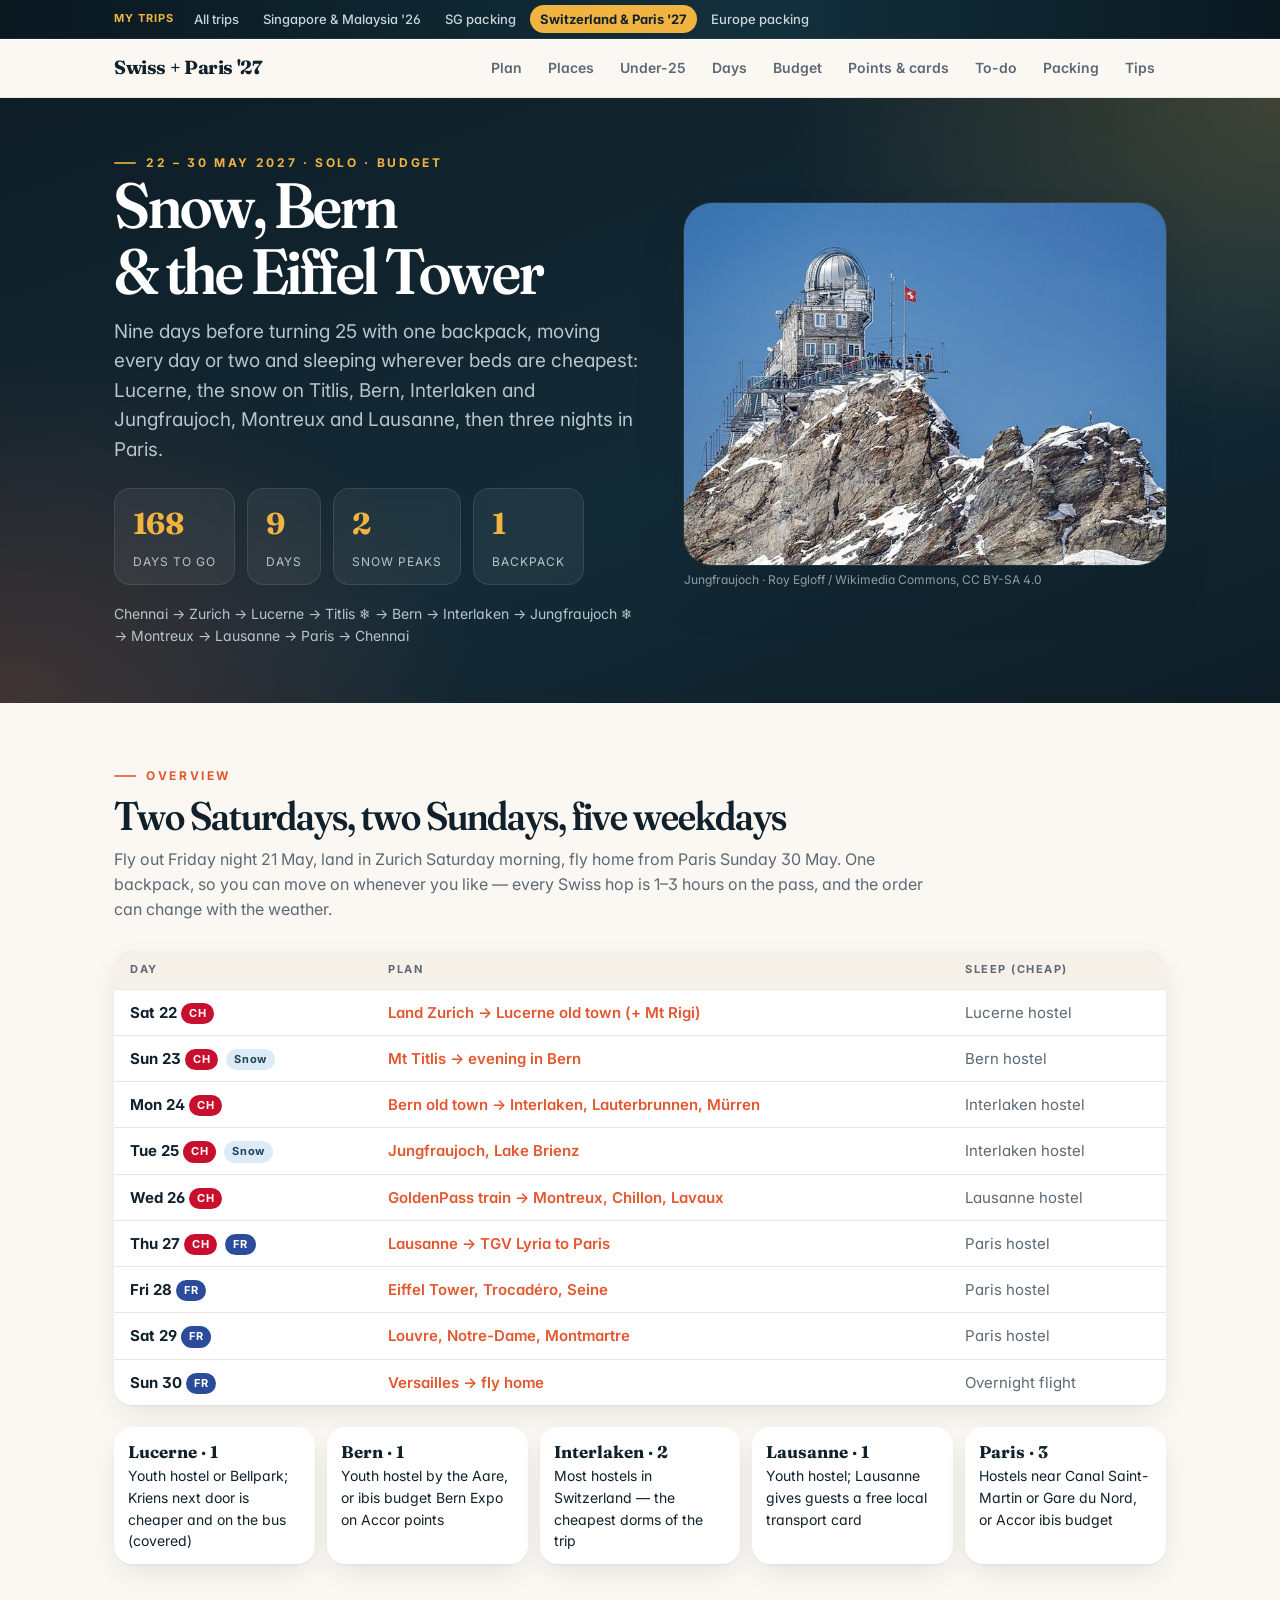
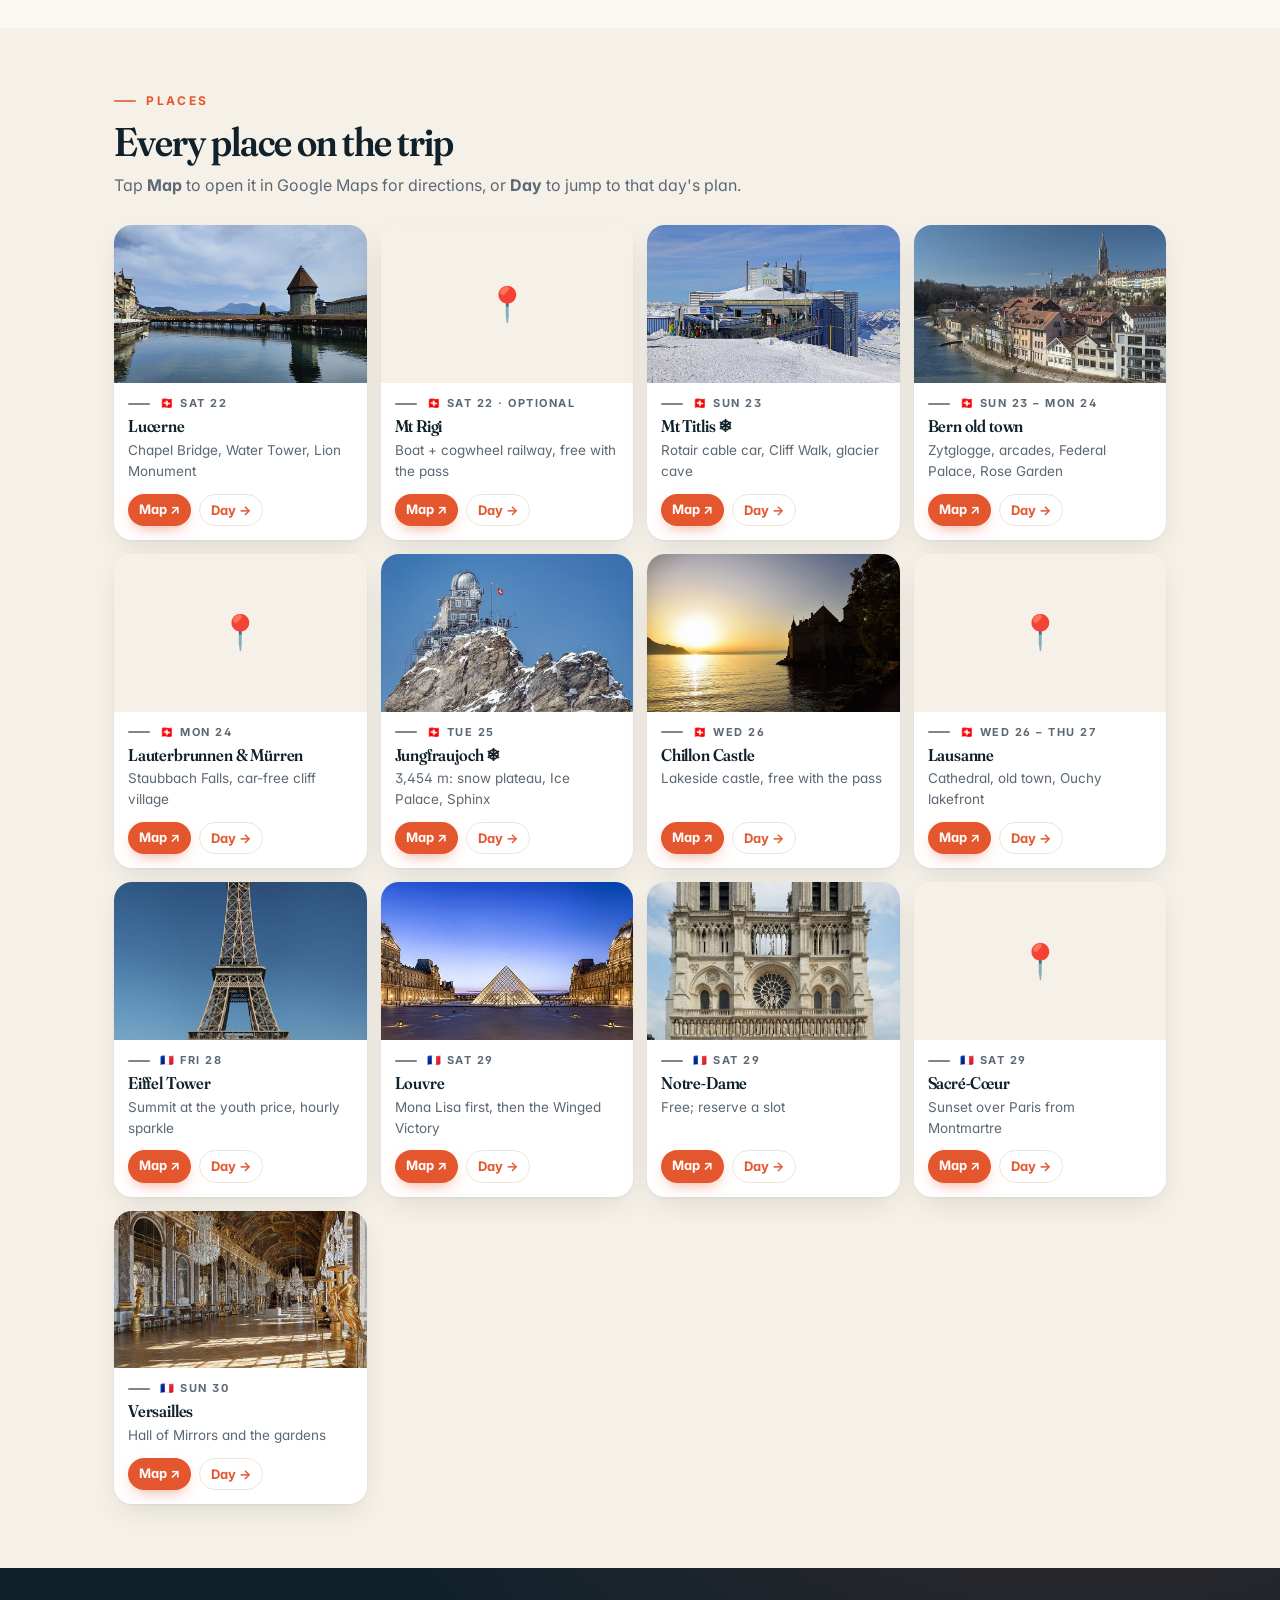
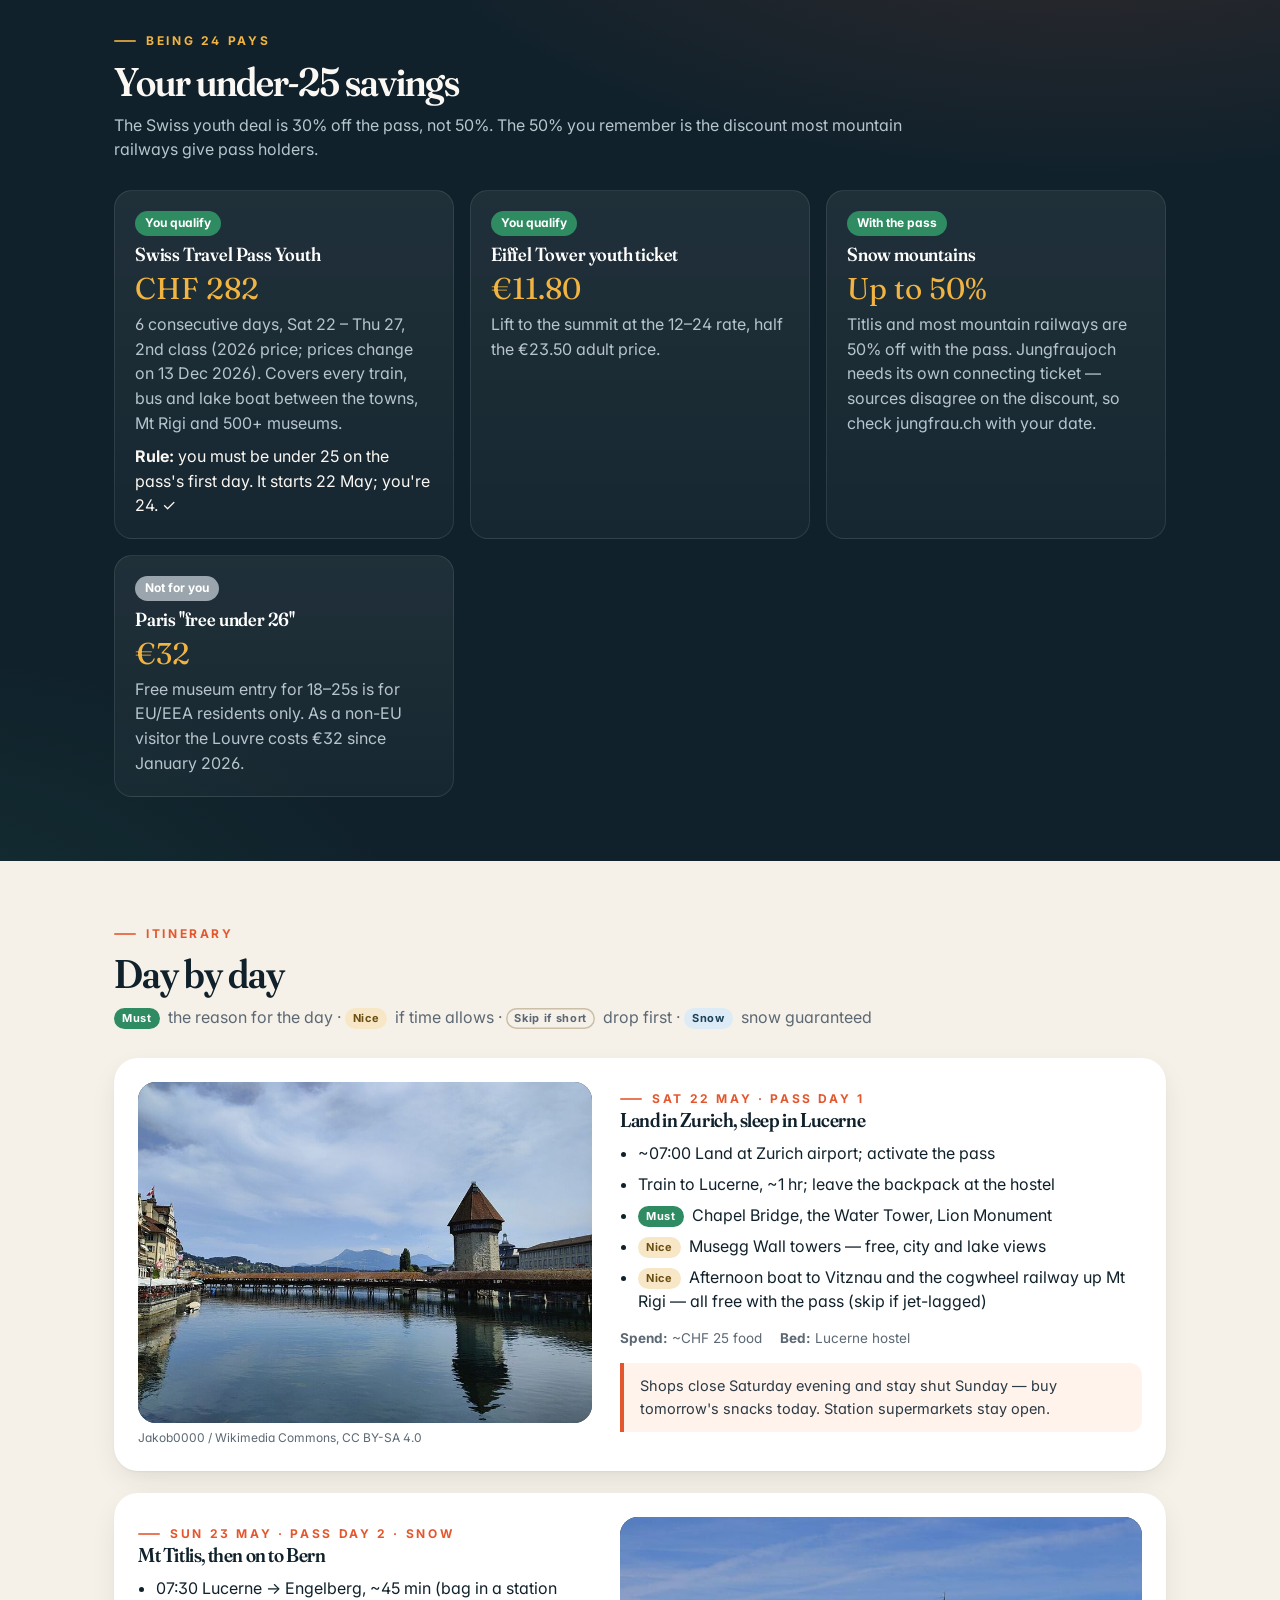
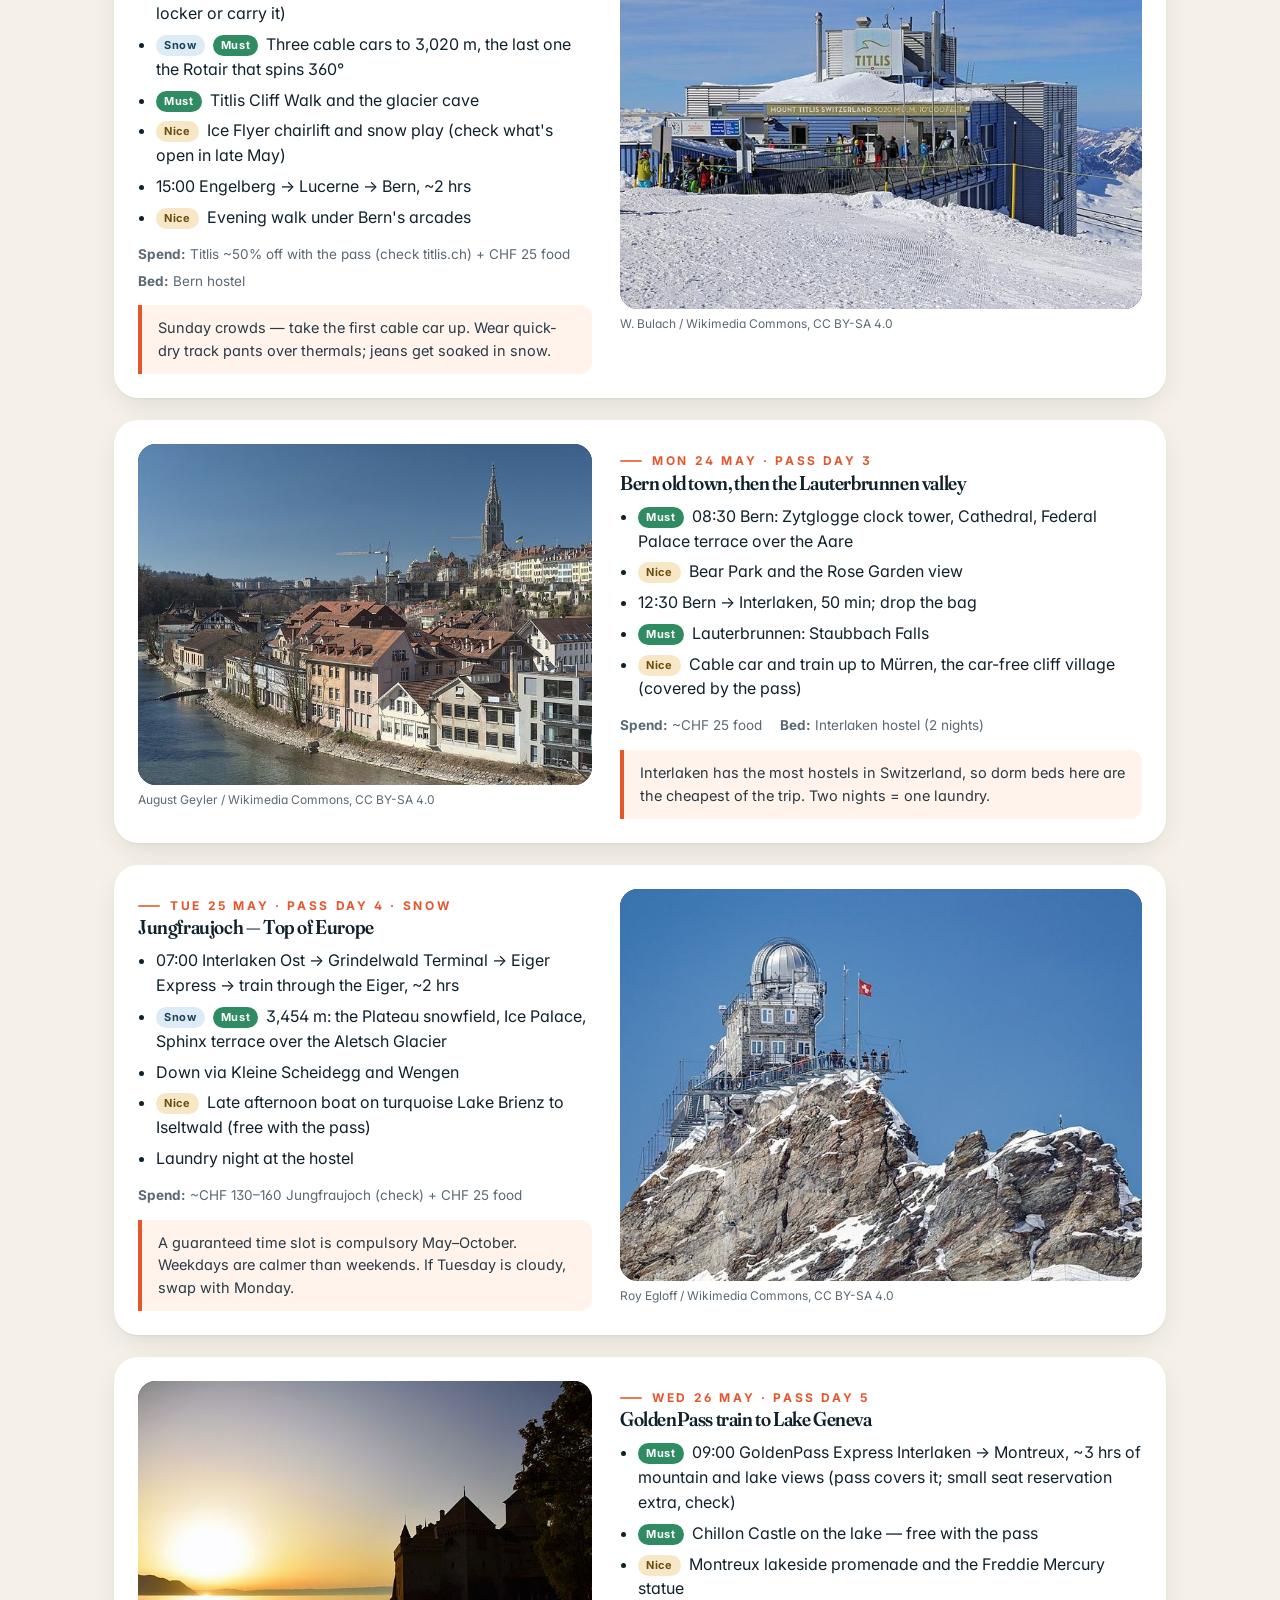
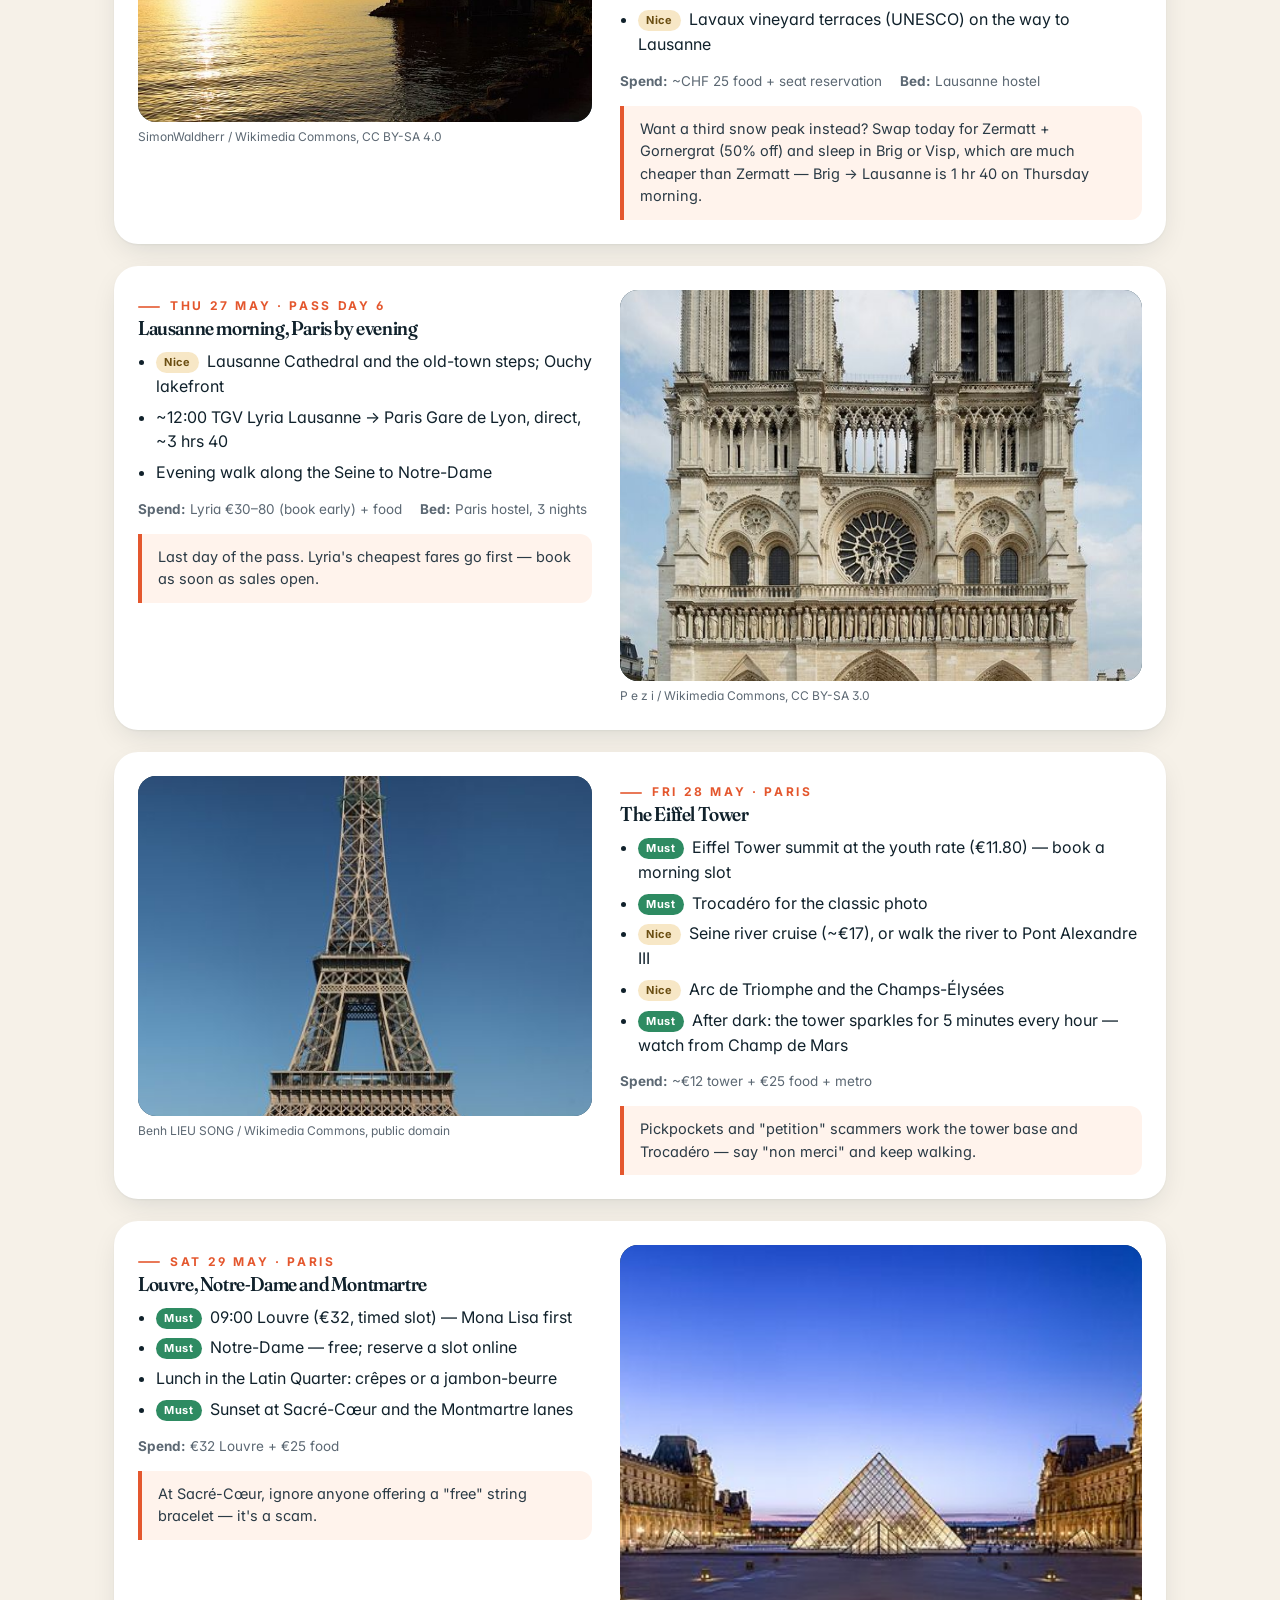
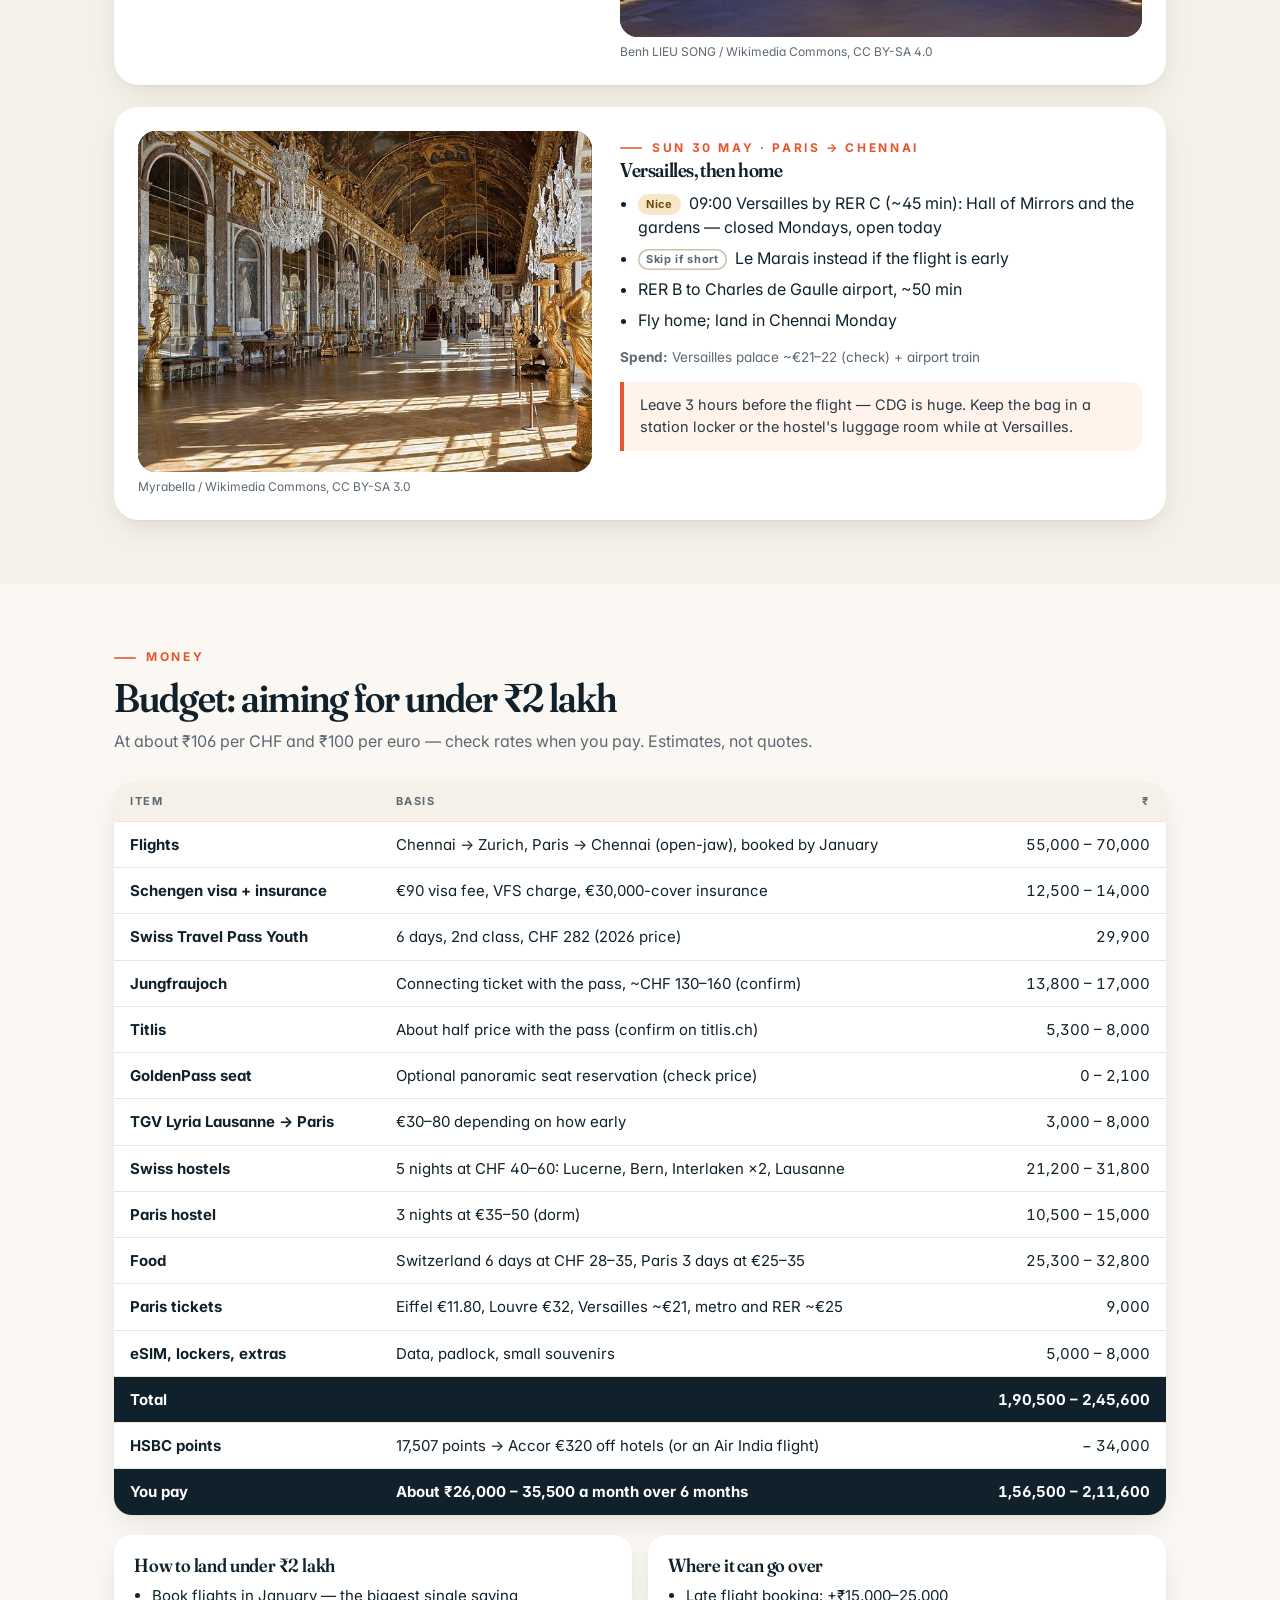
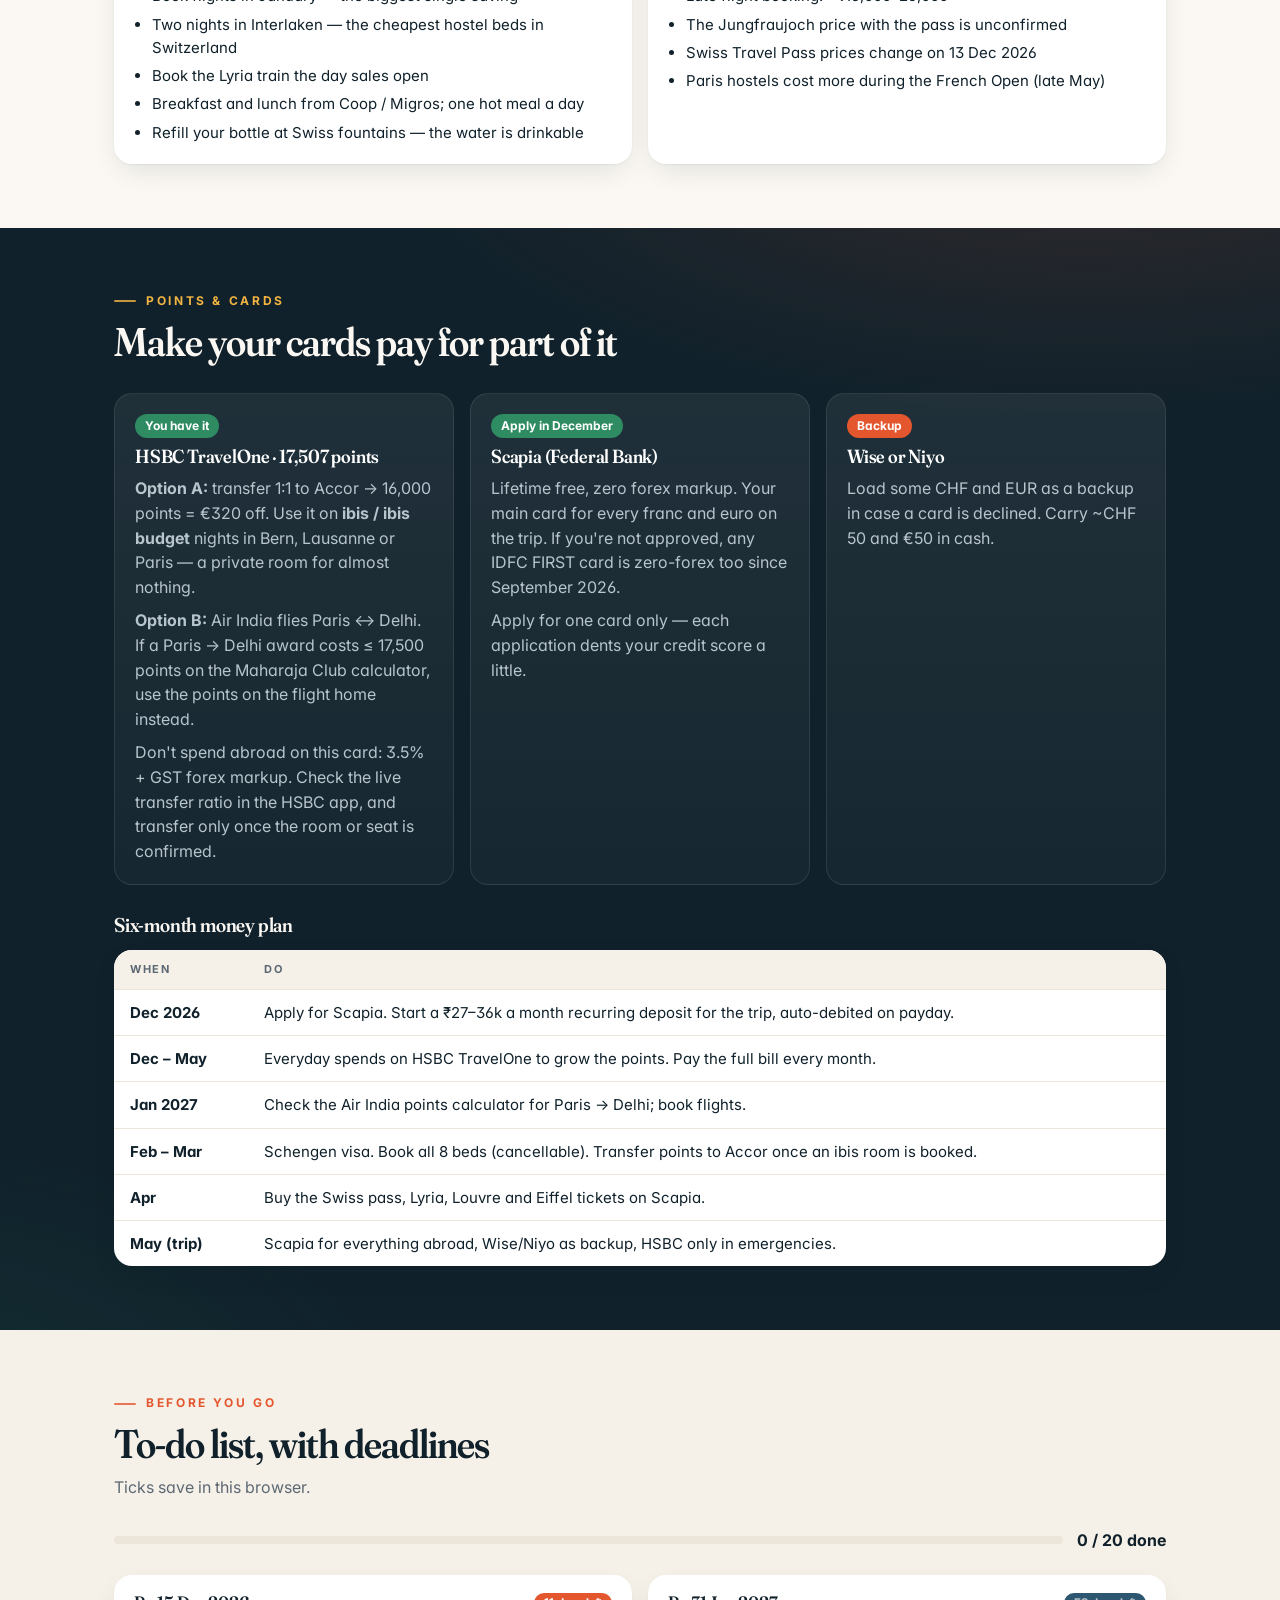
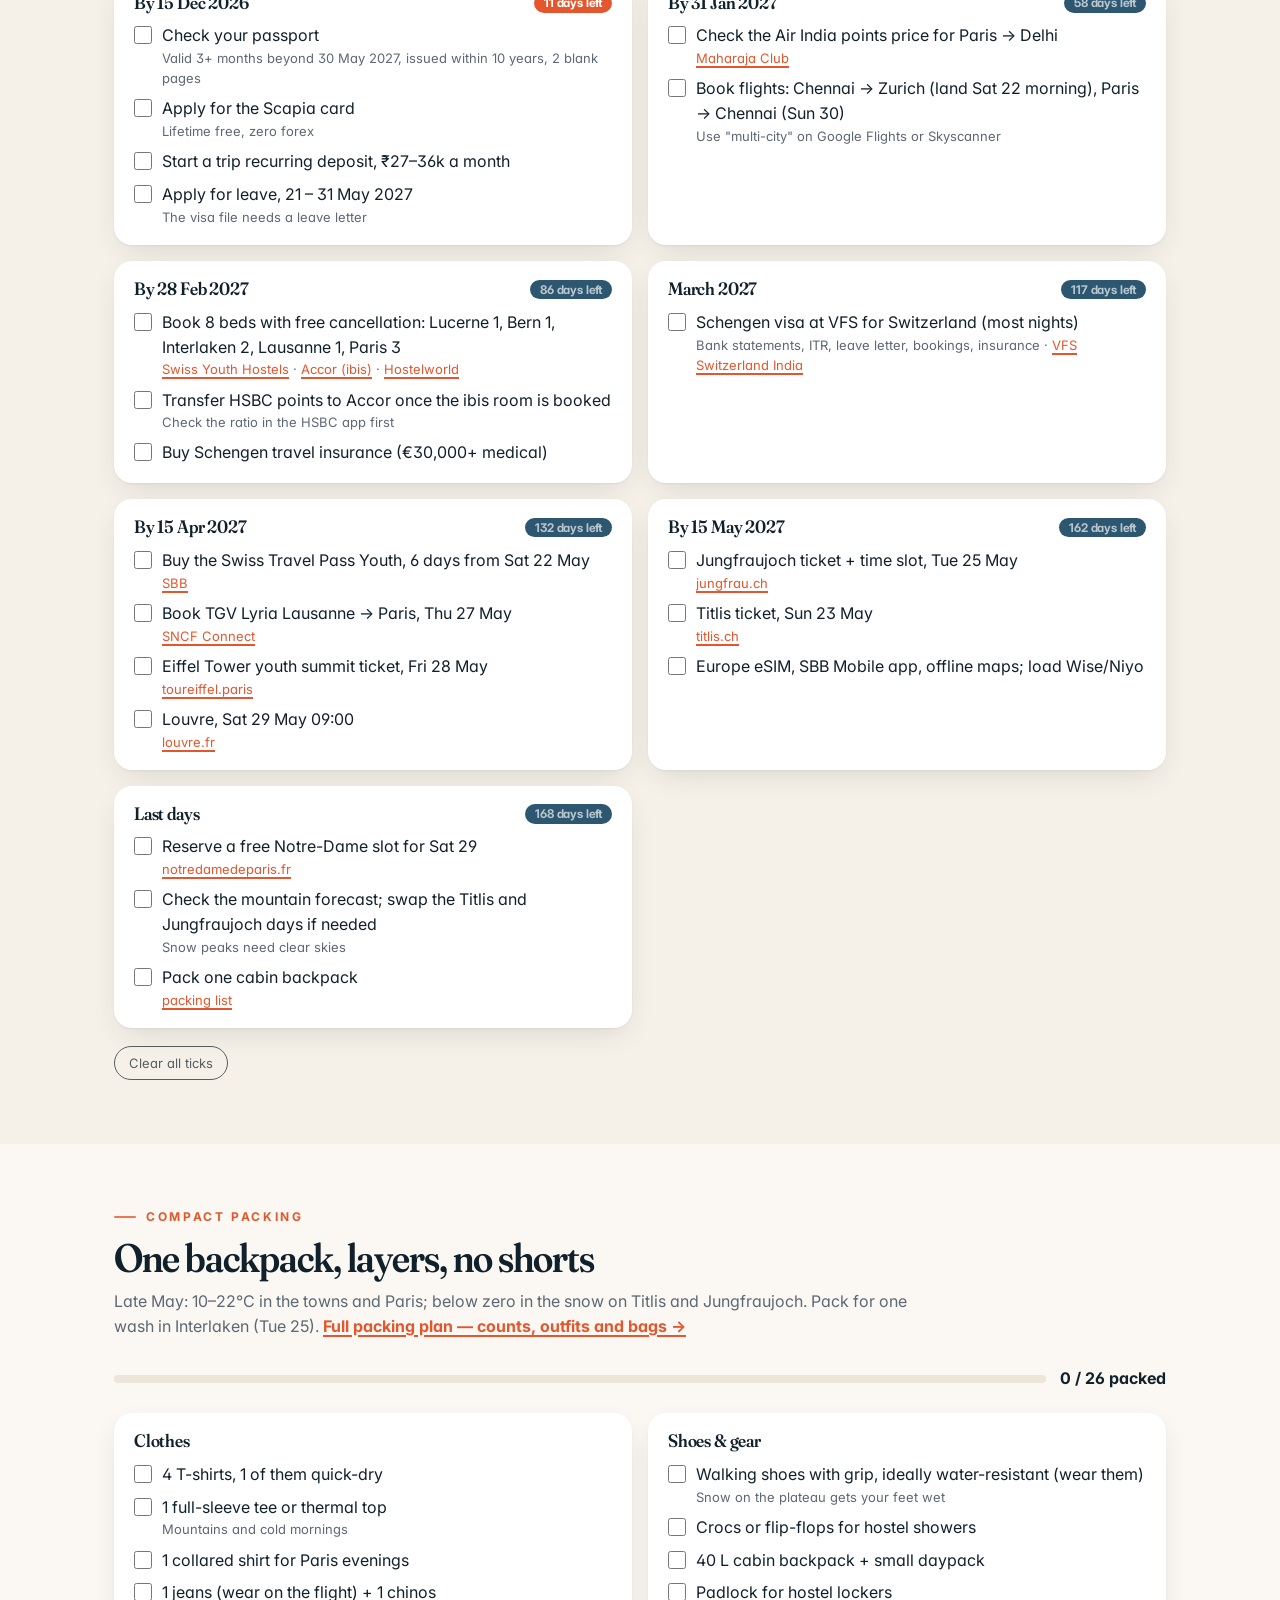
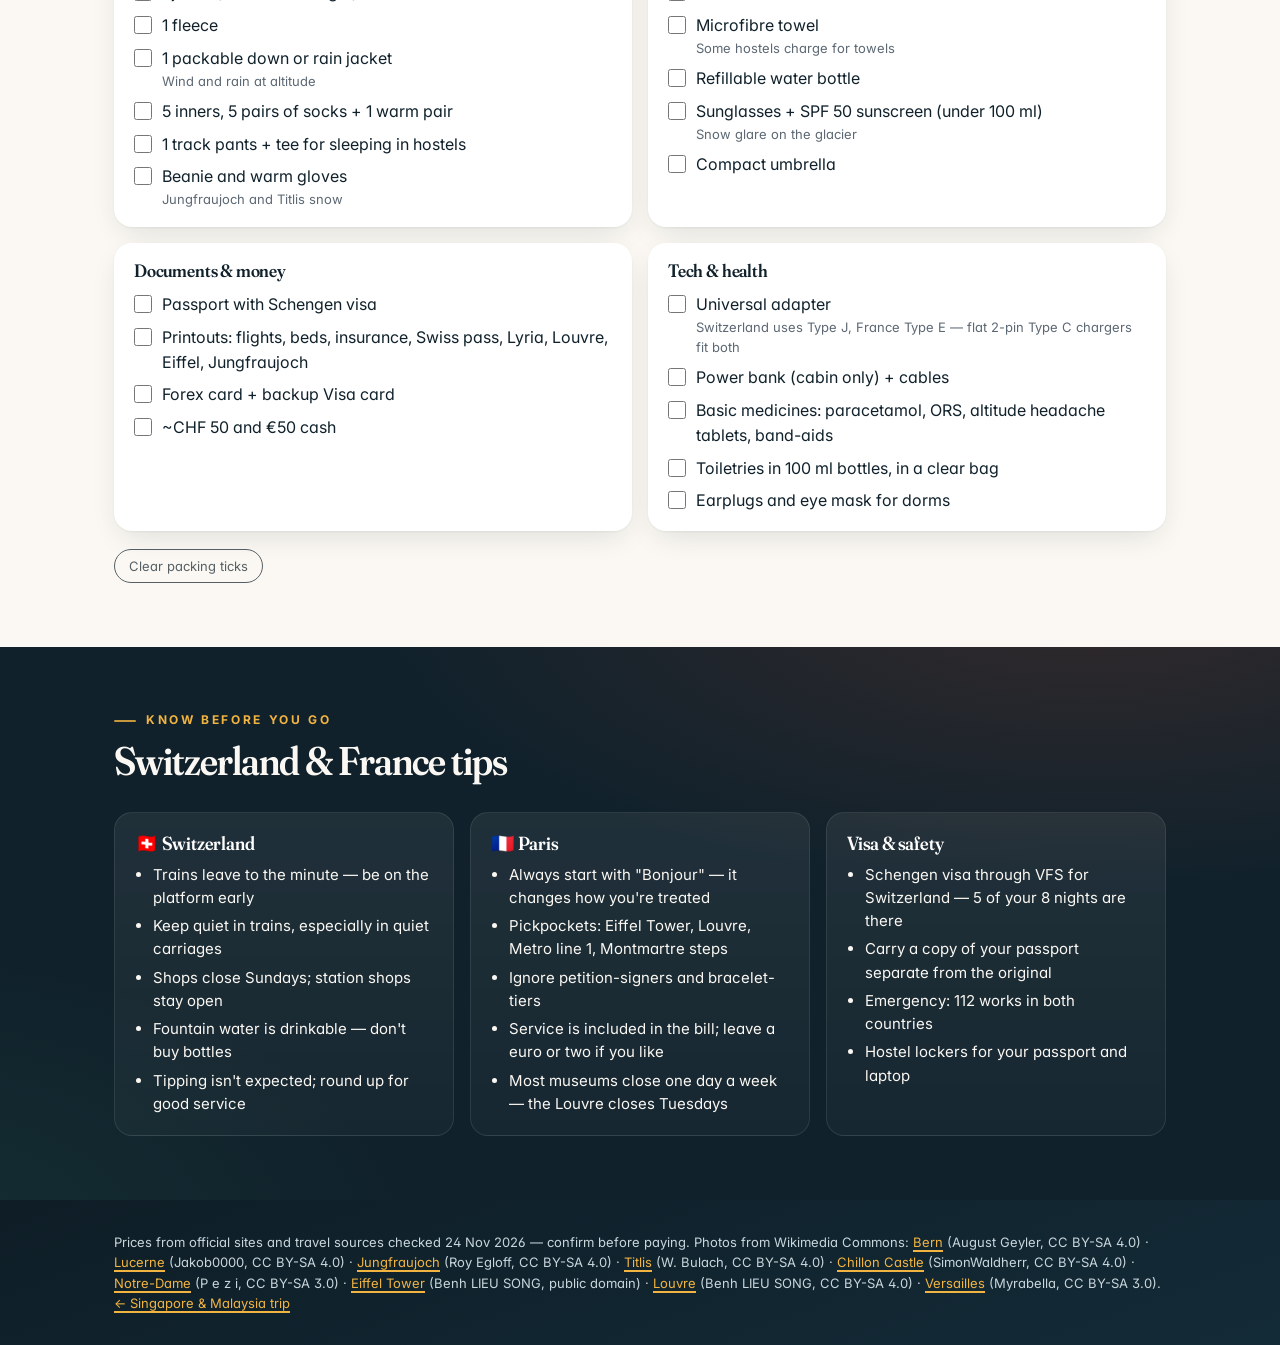
<file: europe-2027/index.html>
<!DOCTYPE html><html lang="en"><head><meta charset="utf-8"><meta name="viewport" content="width=device-width,initial-scale=1">
<title>Switzerland & Paris Solo</title>
<meta name="description" content="Budget one-backpack solo trip before turning 25: Lucerne, Titlis, Bern, Interlaken, Jungfraujoch, Montreux and Paris. 22–30 May 2027.">
<link rel="stylesheet" href="https://fonts.googleapis.com/css2?family=Fraunces:opsz,wght,SOFT@9..144,400..700,0..100&family=Inter:wght@400;500;600;700&display=swap">
<style>
:root{--dark:#0F2A3C;--light:#F6EFE3;--coral:#E2714A;--gold:#D9A441;--mute:#4A5A66;--pale:#C9D6DC;--panel:#1C4258;--line:#E3D9C8;--stripe:#F3EBDD;--green:#3E8E6A;--red:#C8102E}
*{box-sizing:border-box;margin:0}
html{scroll-behavior:smooth;scroll-padding-top:72px}
body{background:var(--light);color:var(--dark);font-family:'Inter',Arial,sans-serif;font-size:16px;line-height:1.55}
a{color:var(--coral)}
h1,h2,h3{font-family:'Fraunces',Georgia,serif;font-weight:600;line-height:1.15}
h1{font-size:clamp(38px,6vw,64px)} h2{font-size:clamp(28px,3.6vw,40px)} h3{font-size:20px}
.wrap{max-width:1100px;margin:0 auto;padding:0 24px}
.eyebrow{font-size:13px;letter-spacing:3px;color:var(--coral);font-weight:700;text-transform:uppercase}
.gold{color:var(--gold)} .mute{color:var(--mute)}
header{position:sticky;top:0;z-index:10;background:rgba(15,42,60,.96);color:var(--light)}
header .wrap{display:flex;align-items:center;gap:16px;height:58px}
.brand{font-family:'Fraunces',Georgia,serif;font-size:19px;color:var(--light);text-decoration:none;white-space:nowrap}
nav{display:flex;gap:4px;overflow-x:auto;scrollbar-width:none;margin-left:auto}
nav::-webkit-scrollbar{display:none}
nav a{color:var(--pale);text-decoration:none;font-size:14px;padding:7px 11px;border-radius:999px;white-space:nowrap}
nav a:hover,nav a.on{background:var(--panel);color:var(--light)}
section{padding:64px 0}
section.dark{background:var(--dark);color:var(--light)} section.dark .mute{color:var(--pale)}
section.alt{background:var(--stripe)}
.head{display:flex;flex-direction:column;gap:8px;margin-bottom:28px;max-width:820px}
/* hero */
.hero{padding:48px 0 56px}
.hero .wrap{display:grid;grid-template-columns:1.1fr 1fr;gap:40px;align-items:center}
.lead{font-size:19px;color:var(--pale);margin-top:14px}
.count{display:flex;flex-wrap:wrap;gap:12px;margin-top:24px}
.count div{background:var(--panel);border-radius:14px;padding:12px 18px}
.count b{display:block;font-family:'Fraunces',Georgia,serif;font-size:30px;color:var(--gold)}
.count span{font-size:12px;letter-spacing:1px;text-transform:uppercase;color:var(--pale)}
.route{margin-top:18px;font-size:14px;color:var(--pale)}
figure{margin:0}
.ph{position:relative;border-radius:18px;overflow:hidden;background:var(--panel);aspect-ratio:4/3}
.ph span{position:absolute;inset:0;display:grid;place-items:center;color:var(--pale);font-size:14px}
.ph img{position:relative;width:100%;height:100%;object-fit:cover;display:block}
figcaption{font-size:11.5px;color:var(--mute);margin-top:6px}
.dark figcaption{color:var(--pale)}
/* cards */
.cards{display:grid;grid-template-columns:repeat(3,1fr);gap:16px}
.card{background:#fff;border:1px solid var(--line);border-radius:18px;padding:20px;display:flex;flex-direction:column;gap:8px}
.dark .card{background:var(--panel);border-color:transparent}
.card h3{font-size:19px}
.big{font-family:'Fraunces',Georgia,serif;font-size:30px;color:var(--coral);line-height:1}
.dark .big{color:var(--gold)}
.pill{display:inline-block;font-size:12px;font-weight:700;padding:3px 10px;border-radius:999px;background:var(--green);color:#fff;align-self:flex-start}
.pill.no{background:#9AA5AD}
.pill.warn{background:var(--coral)}
/* tables */
.table{overflow-x:auto;border-radius:14px;background:#fff;box-shadow:0 0 0 1px var(--line)}
table{width:100%;border-collapse:collapse}
th{background:var(--dark);color:var(--light);text-align:left;padding:11px 16px;font-size:12px;letter-spacing:2px;text-transform:uppercase}
td{color:var(--dark);padding:11px 16px;border-top:1px solid var(--line);vertical-align:top;font-size:15px}
tr:nth-child(odd) td{background:var(--stripe)}
td b{white-space:nowrap}
td.num{text-align:right;white-space:nowrap;font-variant-numeric:tabular-nums}
tr.total td{background:var(--dark)!important;color:var(--light);font-weight:700}
.note{font-size:14px;color:var(--mute);margin-top:12px}
.dark .note{color:var(--pale)}
/* days */
.days{display:flex;flex-direction:column;gap:22px}
.day{background:#fff;border-radius:22px;padding:24px;display:grid;grid-template-columns:1fr 1.15fr;gap:28px;box-shadow:0 1px 0 var(--line)}
.day:nth-child(even)>figure{order:2}
.day ul{padding-left:18px;margin-top:10px;display:flex;flex-direction:column;gap:6px}
.day .meta{display:flex;flex-wrap:wrap;gap:6px 18px;font-size:13.5px;color:var(--mute);margin-top:14px}
.tip{margin-top:14px;background:var(--stripe);border-left:4px solid var(--gold);padding:10px 14px;border-radius:0 10px 10px 0;font-size:14.5px}
.day.bday{box-shadow:0 0 0 2px var(--gold)}
.tag{display:inline-block;font-size:11px;font-weight:700;letter-spacing:.4px;padding:2px 8px;border-radius:999px;margin-right:4px;vertical-align:1px}
.tag.must{background:var(--green);color:#fff}
.tag.nice{background:#EADFC9;color:var(--dark)}
.tag.skip{box-shadow:inset 0 0 0 1.5px #BFB39C;color:var(--mute)}
.tag.snow{background:#DCEBF5;color:#1C4258}
.tag.ch{background:var(--red);color:#fff} .tag.fr{background:#2B4C9B;color:#fff}
/* todo */
.progress{display:flex;align-items:center;gap:14px;margin-bottom:22px}
.bar{flex:1;height:10px;background:#E3D9C8;border-radius:999px;overflow:hidden}
.bar i{display:block;height:100%;width:0;background:var(--gold);transition:width .3s}
.dark .bar{background:var(--panel)}
.groups{display:grid;grid-template-columns:repeat(2,1fr);gap:16px}
.group{background:#fff;border:1px solid var(--line);border-radius:18px;padding:18px 20px}
.dark .group{background:var(--panel);border-color:transparent}
.alt .group{background:#fff;border:1px solid var(--line)}
.group h3{display:flex;justify-content:space-between;align-items:center;gap:8px;font-size:18px;margin-bottom:10px}
.due{font-family:'Inter',sans-serif;font-size:12px;font-weight:700;padding:3px 10px;border-radius:999px;background:#2D5670;color:var(--pale);white-space:nowrap}
.due.soon{background:var(--coral);color:#fff} .due.over{background:#B8432A;color:#fff} .due.done{background:var(--green);color:#fff}
ul.todo{list-style:none;padding:0;display:flex;flex-direction:column;gap:8px}
ul.todo label{display:flex;gap:10px;align-items:flex-start;cursor:pointer}
ul.todo input{width:18px;height:18px;margin-top:3px;accent-color:var(--gold);flex:none}
ul.todo .t{display:flex;flex-direction:column}
ul.todo small{color:var(--mute);font-size:13px}
.dark ul.todo small{color:var(--pale)}
.alt ul.todo small{color:var(--mute)}
ul.todo input:checked+.t>span{text-decoration:line-through;opacity:.6}
.dark ul.todo a{color:var(--gold)}
.reset{margin-top:18px;background:none;border:1px solid currentColor;color:inherit;opacity:.7;border-radius:999px;padding:6px 14px;cursor:pointer;font:inherit;font-size:13px}
.two{display:grid;grid-template-columns:1fr 1fr;gap:16px}
.card ul{padding-left:18px;display:flex;flex-direction:column;gap:5px;font-size:15px}
/* places */
.places{display:grid;grid-template-columns:repeat(auto-fill,minmax(210px,1fr));gap:14px}
.place{background:#fff;border:1px solid var(--line);border-radius:16px;overflow:hidden;display:flex;flex-direction:column}
.place img{width:100%;aspect-ratio:16/10;object-fit:cover;display:block;background:var(--panel)}
.place .noimg{aspect-ratio:16/10;display:grid;place-items:center;background:var(--stripe);font-size:34px}
.place div.b{padding:12px 14px 14px;display:flex;flex-direction:column;gap:4px;flex:1}
.place h3{font-size:17px}
.place p{font-size:13.5px;color:var(--mute)}
.place .go{display:flex;gap:8px;margin-top:auto;padding-top:8px}
.place .go a{font-size:13px;font-weight:700;text-decoration:none;padding:5px 11px;border-radius:999px;border:1px solid var(--line)}
.place .go a.map{background:var(--dark);color:#fff;border-color:var(--dark)}
.beds{display:grid;grid-template-columns:repeat(5,1fr);gap:12px;margin-top:22px}
.beds div{background:#fff;border:1px solid var(--line);border-radius:14px;padding:12px 14px;font-size:14px}
.beds b{display:block;font-family:'Fraunces',Georgia,serif;font-size:17px}
/* trip switcher */
.tripbar{background:#081822;font-size:13px}
.tripbar .wrap{display:flex;gap:4px;align-items:center;height:36px;overflow-x:auto;white-space:nowrap;scrollbar-width:none}
.tripbar span{color:var(--gold);font-weight:700;letter-spacing:1px;text-transform:uppercase;font-size:11px;margin-right:6px}
.tripbar a{color:var(--pale);text-decoration:none;padding:4px 10px;border-radius:999px}
.tripbar a:hover,.tripbar a.on{background:var(--panel);color:var(--light)}
footer{background:var(--dark);color:var(--pale);padding:32px 0;font-size:13px}
footer a{color:var(--gold)}
@media (max-width:900px){
  .beds{grid-template-columns:repeat(2,1fr)}
  .wrap{padding:0 16px}
  .hero .wrap,.day,.two,.groups{grid-template-columns:1fr}
  .day:nth-child(even)>figure{order:0}
  .cards{grid-template-columns:1fr}
  section{padding:48px 0}
  .brand{font-size:17px}
}
</style><link rel="stylesheet" href="../assets/theme.css">
</head><body>

<div class="tripbar"><div class="wrap"><span>My trips</span><a href="../trips.html">All trips</a><a href="../index.html">Singapore &amp; Malaysia '26</a><a href="../sabari/index.html">SG packing</a><a href="../europe-2027/index.html" class="on">Switzerland &amp; Paris '27</a><a href="../europe-2027/packing.html">Europe packing</a></div></div>
<header><div class="wrap"><a class="brand" href="#top">Swiss + Paris '27</a>
<nav><a href="#glance">Plan</a><a href="#places">Places</a><a href="#youth">Under-25</a><a href="#days">Days</a><a href="#budget">Budget</a><a href="#money">Points &amp; cards</a><a href="#todo">To-do</a><a href="packing.html">Packing</a><a href="#tips">Tips</a></nav></div></header>

<section class="dark hero" id="top"><div class="wrap">
<div>
<p class="eyebrow gold">22 – 30 May 2027 · solo · budget</p>
<h1>Snow, Bern<br>&amp; the Eiffel Tower</h1>
<p class="lead">Nine days before turning 25 with one backpack, moving every day or two and sleeping wherever beds are cheapest: Lucerne, the snow on Titlis, Bern, Interlaken and Jungfraujoch, Montreux and Lausanne, then three nights in Paris.</p>
<div class="count"><div><b id="cd">—</b><span>days to go</span></div><div><b>9</b><span>days</span></div><div><b>2</b><span>snow peaks</span></div><div><b>1</b><span>backpack</span></div></div>
<p class="route">Chennai → Zurich → Lucerne → Titlis ❄ → Bern → Interlaken → Jungfraujoch ❄ → Montreux → Lausanne → Paris → Chennai</p>
</div>
<figure><div class="ph"><span>Jungfraujoch</span><img src="images/jungfraujoch.jpg" alt="Sphinx Observatory on Jungfraujoch in the snow" fetchpriority="high" onerror="this.remove()"></div><figcaption>Jungfraujoch · Roy Egloff / Wikimedia Commons, CC BY-SA 4.0</figcaption></figure>
</div></section>

<section id="glance"><div class="wrap">
<div class="head"><p class="eyebrow">Overview</p><h2>Two Saturdays, two Sundays, five weekdays</h2><p class="mute">Fly out Friday night 21 May, land in Zurich Saturday morning, fly home from Paris Sunday 30 May. One backpack, so you can move on whenever you like — every Swiss hop is 1–3 hours on the pass, and the order can change with the weather.</p></div>
<div class="table"><table><tr><th>Day</th><th>Plan</th><th>Sleep (cheap)</th></tr>
<tr><td><b>Sat 22</b> <span class="tag ch">CH</span></td><td><a href="#d22">Land Zurich → Lucerne old town (+ Mt Rigi)</a></td><td class="mute">Lucerne hostel</td></tr>
<tr><td><b>Sun 23</b> <span class="tag ch">CH</span> <span class="tag snow">Snow</span></td><td><a href="#d23">Mt Titlis → evening in Bern</a></td><td class="mute">Bern hostel</td></tr>
<tr><td><b>Mon 24</b> <span class="tag ch">CH</span></td><td><a href="#d24">Bern old town → Interlaken, Lauterbrunnen, Mürren</a></td><td class="mute">Interlaken hostel</td></tr>
<tr><td><b>Tue 25</b> <span class="tag ch">CH</span> <span class="tag snow">Snow</span></td><td><a href="#d25">Jungfraujoch, Lake Brienz</a></td><td class="mute">Interlaken hostel</td></tr>
<tr><td><b>Wed 26</b> <span class="tag ch">CH</span></td><td><a href="#d26">GoldenPass train → Montreux, Chillon, Lavaux</a></td><td class="mute">Lausanne hostel</td></tr>
<tr><td><b>Thu 27</b> <span class="tag ch">CH</span> <span class="tag fr">FR</span></td><td><a href="#d27">Lausanne → TGV Lyria to Paris</a></td><td class="mute">Paris hostel</td></tr>
<tr><td><b>Fri 28</b> <span class="tag fr">FR</span></td><td><a href="#d28">Eiffel Tower, Trocadéro, Seine</a></td><td class="mute">Paris hostel</td></tr>
<tr><td><b>Sat 29</b> <span class="tag fr">FR</span></td><td><a href="#d29">Louvre, Notre-Dame, Montmartre</a></td><td class="mute">Paris hostel</td></tr>
<tr><td><b>Sun 30</b> <span class="tag fr">FR</span></td><td><a href="#d30">Versailles → fly home</a></td><td class="mute">Overnight flight</td></tr>
</table></div>
<div class="beds">
<div><b>Lucerne · 1</b>Youth hostel or Bellpark; Kriens next door is cheaper and on the bus (covered)</div>
<div><b>Bern · 1</b>Youth hostel by the Aare, or ibis budget Bern Expo on Accor points</div>
<div><b>Interlaken · 2</b>Most hostels in Switzerland — the cheapest dorms of the trip</div>
<div><b>Lausanne · 1</b>Youth hostel; Lausanne gives guests a free local transport card</div>
<div><b>Paris · 3</b>Hostels near Canal Saint-Martin or Gare du Nord, or Accor ibis budget</div>
</div>
</div></section>

<section class="alt" id="places"><div class="wrap">
<div class="head"><p class="eyebrow">Places</p><h2>Every place on the trip</h2><p class="mute">Tap <b>Map</b> to open it in Google Maps for directions, or <b>Day</b> to jump to that day's plan.</p></div>
<div class="places"><div class="place"><img src="images/lucerne.jpg" alt="Lucerne" loading="lazy"><div class="b"><p class="eyebrow" style="font-size:11px;letter-spacing:1.5px">🇨🇭 Sat 22</p><h3>Lucerne</h3><p>Chapel Bridge, Water Tower, Lion Monument</p><div class="go"><a class="map" href="https://www.google.com/maps/search/?api=1&amp;query=Kapellbr%C3%BCcke+Luzern" target="_blank" rel="noopener">Map ↗</a><a href="#d22">Day →</a></div></div></div><div class="place"><div class="noimg">📍</div><div class="b"><p class="eyebrow" style="font-size:11px;letter-spacing:1.5px">🇨🇭 Sat 22 · optional</p><h3>Mt Rigi</h3><p>Boat + cogwheel railway, free with the pass</p><div class="go"><a class="map" href="https://www.google.com/maps/search/?api=1&amp;query=Rigi+Kulm" target="_blank" rel="noopener">Map ↗</a><a href="#d22">Day →</a></div></div></div><div class="place"><img src="images/titlis.jpg" alt="Mt Titlis ❄" loading="lazy"><div class="b"><p class="eyebrow" style="font-size:11px;letter-spacing:1.5px">🇨🇭 Sun 23</p><h3>Mt Titlis ❄</h3><p>Rotair cable car, Cliff Walk, glacier cave</p><div class="go"><a class="map" href="https://www.google.com/maps/search/?api=1&amp;query=Titlis+Bergstation" target="_blank" rel="noopener">Map ↗</a><a href="#d23">Day →</a></div></div></div><div class="place"><img src="images/bern.jpg" alt="Bern old town" loading="lazy"><div class="b"><p class="eyebrow" style="font-size:11px;letter-spacing:1.5px">🇨🇭 Sun 23 – Mon 24</p><h3>Bern old town</h3><p>Zytglogge, arcades, Federal Palace, Rose Garden</p><div class="go"><a class="map" href="https://www.google.com/maps/search/?api=1&amp;query=Zytglogge+Bern" target="_blank" rel="noopener">Map ↗</a><a href="#d24">Day →</a></div></div></div><div class="place"><div class="noimg">📍</div><div class="b"><p class="eyebrow" style="font-size:11px;letter-spacing:1.5px">🇨🇭 Mon 24</p><h3>Lauterbrunnen & Mürren</h3><p>Staubbach Falls, car-free cliff village</p><div class="go"><a class="map" href="https://www.google.com/maps/search/?api=1&amp;query=Lauterbrunnen" target="_blank" rel="noopener">Map ↗</a><a href="#d24">Day →</a></div></div></div><div class="place"><img src="images/jungfraujoch.jpg" alt="Jungfraujoch ❄" loading="lazy"><div class="b"><p class="eyebrow" style="font-size:11px;letter-spacing:1.5px">🇨🇭 Tue 25</p><h3>Jungfraujoch ❄</h3><p>3,454 m: snow plateau, Ice Palace, Sphinx</p><div class="go"><a class="map" href="https://www.google.com/maps/search/?api=1&amp;query=Jungfraujoch" target="_blank" rel="noopener">Map ↗</a><a href="#d25">Day →</a></div></div></div><div class="place"><img src="images/chillon.jpg" alt="Chillon Castle" loading="lazy"><div class="b"><p class="eyebrow" style="font-size:11px;letter-spacing:1.5px">🇨🇭 Wed 26</p><h3>Chillon Castle</h3><p>Lakeside castle, free with the pass</p><div class="go"><a class="map" href="https://www.google.com/maps/search/?api=1&amp;query=Ch%C3%A2teau+de+Chillon" target="_blank" rel="noopener">Map ↗</a><a href="#d26">Day →</a></div></div></div><div class="place"><div class="noimg">📍</div><div class="b"><p class="eyebrow" style="font-size:11px;letter-spacing:1.5px">🇨🇭 Wed 26 – Thu 27</p><h3>Lausanne</h3><p>Cathedral, old town, Ouchy lakefront</p><div class="go"><a class="map" href="https://www.google.com/maps/search/?api=1&amp;query=Lausanne+Cathedral" target="_blank" rel="noopener">Map ↗</a><a href="#d27">Day →</a></div></div></div><div class="place"><img src="images/eiffel.jpg" alt="Eiffel Tower" loading="lazy"><div class="b"><p class="eyebrow" style="font-size:11px;letter-spacing:1.5px">🇫🇷 Fri 28</p><h3>Eiffel Tower</h3><p>Summit at the youth price, hourly sparkle</p><div class="go"><a class="map" href="https://www.google.com/maps/search/?api=1&amp;query=Eiffel+Tower" target="_blank" rel="noopener">Map ↗</a><a href="#d28">Day →</a></div></div></div><div class="place"><img src="images/louvre.jpg" alt="Louvre" loading="lazy"><div class="b"><p class="eyebrow" style="font-size:11px;letter-spacing:1.5px">🇫🇷 Sat 29</p><h3>Louvre</h3><p>Mona Lisa first, then the Winged Victory</p><div class="go"><a class="map" href="https://www.google.com/maps/search/?api=1&amp;query=Louvre+Museum" target="_blank" rel="noopener">Map ↗</a><a href="#d29">Day →</a></div></div></div><div class="place"><img src="images/notre-dame.jpg" alt="Notre-Dame" loading="lazy"><div class="b"><p class="eyebrow" style="font-size:11px;letter-spacing:1.5px">🇫🇷 Sat 29</p><h3>Notre-Dame</h3><p>Free; reserve a slot</p><div class="go"><a class="map" href="https://www.google.com/maps/search/?api=1&amp;query=Notre-Dame+de+Paris" target="_blank" rel="noopener">Map ↗</a><a href="#d29">Day →</a></div></div></div><div class="place"><div class="noimg">📍</div><div class="b"><p class="eyebrow" style="font-size:11px;letter-spacing:1.5px">🇫🇷 Sat 29</p><h3>Sacré-Cœur</h3><p>Sunset over Paris from Montmartre</p><div class="go"><a class="map" href="https://www.google.com/maps/search/?api=1&amp;query=Sacr%C3%A9-C%C5%93ur+Paris" target="_blank" rel="noopener">Map ↗</a><a href="#d29">Day →</a></div></div></div><div class="place"><img src="images/versailles.jpg" alt="Versailles" loading="lazy"><div class="b"><p class="eyebrow" style="font-size:11px;letter-spacing:1.5px">🇫🇷 Sun 30</p><h3>Versailles</h3><p>Hall of Mirrors and the gardens</p><div class="go"><a class="map" href="https://www.google.com/maps/search/?api=1&amp;query=Palace+of+Versailles" target="_blank" rel="noopener">Map ↗</a><a href="#d30">Day →</a></div></div></div></div>
</div></section>

<section class="dark" id="youth"><div class="wrap">
<div class="head"><p class="eyebrow gold">Being 24 pays</p><h2>Your under-25 savings</h2><p class="mute">The Swiss youth deal is 30% off the pass, not 50%. The 50% you remember is the discount most mountain railways give pass holders.</p></div>
<div class="cards">
<div class="card"><span class="pill">You qualify</span><h3>Swiss Travel Pass Youth</h3><p class="big">CHF 282</p><p class="mute">6 consecutive days, Sat 22 – Thu 27, 2nd class (2026 price; prices change on 13 Dec 2026). Covers every train, bus and lake boat between the towns, Mt Rigi and 500+ museums.</p><p><b>Rule:</b> you must be under 25 on the pass's first day. It starts 22 May; you're 24. ✓</p></div>
<div class="card"><span class="pill">You qualify</span><h3>Eiffel Tower youth ticket</h3><p class="big">€11.80</p><p class="mute">Lift to the summit at the 12–24 rate, half the €23.50 adult price.</p></div>
<div class="card"><span class="pill">With the pass</span><h3>Snow mountains</h3><p class="big">Up to 50%</p><p class="mute">Titlis and most mountain railways are 50% off with the pass. Jungfraujoch needs its own connecting ticket — sources disagree on the discount, so check jungfrau.ch with your date.</p></div>
<div class="card"><span class="pill no">Not for you</span><h3>Paris "free under 26"</h3><p class="big">€32</p><p class="mute">Free museum entry for 18–25s is for EU/EEA residents only. As a non-EU visitor the Louvre costs €32 since January 2026.</p></div>
</div>
</div></section>

<section class="alt" id="days"><div class="wrap">
<div class="head"><p class="eyebrow">Itinerary</p><h2>Day by day</h2><p class="mute"><span class="tag must">Must</span> the reason for the day · <span class="tag nice">Nice</span> if time allows · <span class="tag skip">Skip if short</span> drop first · <span class="tag snow">Snow</span> snow guaranteed</p></div>
<div class="days">

<article class="day" id="d22"><figure><div class="ph"><span>Chapel Bridge, Lucerne</span><img src="images/lucerne.jpg" alt="Chapel Bridge, Lucerne" loading="lazy" onerror="this.remove()"></div><figcaption>Jakob0000 / Wikimedia Commons, CC BY-SA 4.0</figcaption></figure>
<div><p class="eyebrow">Sat 22 May · pass day 1</p><h3>Land in Zurich, sleep in Lucerne</h3>
<ul><li>~07:00 Land at Zurich airport; activate the pass</li><li>Train to Lucerne, ~1 hr; leave the backpack at the hostel</li><li><span class="tag must">Must</span> Chapel Bridge, the Water Tower, Lion Monument</li><li><span class="tag nice">Nice</span> Musegg Wall towers — free, city and lake views</li><li><span class="tag nice">Nice</span> Afternoon boat to Vitznau and the cogwheel railway up Mt Rigi — all free with the pass (skip if jet-lagged)</li></ul>
<p class="meta"><span><b>Spend:</b> ~CHF 25 food</span><span><b>Bed:</b> Lucerne hostel</span></p>
<div class="tip">Shops close Saturday evening and stay shut Sunday — buy tomorrow's snacks today. Station supermarkets stay open.</div></div></article>

<article class="day" id="d23"><figure><div class="ph"><span>Titlis summit in the snow</span><img src="images/titlis.jpg" alt="Titlis summit in the snow" loading="lazy" onerror="this.remove()"></div><figcaption>W. Bulach / Wikimedia Commons, CC BY-SA 4.0</figcaption></figure>
<div><p class="eyebrow">Sun 23 May · pass day 2 · snow</p><h3>Mt Titlis, then on to Bern</h3>
<ul><li>07:30 Lucerne → Engelberg, ~45 min (bag in a station locker or carry it)</li><li><span class="tag snow">Snow</span> <span class="tag must">Must</span> Three cable cars to 3,020 m, the last one the Rotair that spins 360°</li><li><span class="tag must">Must</span> Titlis Cliff Walk and the glacier cave</li><li><span class="tag nice">Nice</span> Ice Flyer chairlift and snow play (check what's open in late May)</li><li>15:00 Engelberg → Lucerne → Bern, ~2 hrs</li><li><span class="tag nice">Nice</span> Evening walk under Bern's arcades</li></ul>
<p class="meta"><span><b>Spend:</b> Titlis ~50% off with the pass (check titlis.ch) + CHF 25 food</span><span><b>Bed:</b> Bern hostel</span></p>
<div class="tip">Sunday crowds — take the first cable car up. Wear quick-dry track pants over thermals; jeans get soaked in snow.</div></div></article>

<article class="day" id="d24"><figure><div class="ph"><span>Bern old town above the Aare</span><img src="images/bern.jpg" alt="Bern old town above the Aare" loading="lazy" onerror="this.remove()"></div><figcaption>August Geyler / Wikimedia Commons, CC BY-SA 4.0</figcaption></figure>
<div><p class="eyebrow">Mon 24 May · pass day 3</p><h3>Bern old town, then the Lauterbrunnen valley</h3>
<ul><li><span class="tag must">Must</span> 08:30 Bern: Zytglogge clock tower, Cathedral, Federal Palace terrace over the Aare</li><li><span class="tag nice">Nice</span> Bear Park and the Rose Garden view</li><li>12:30 Bern → Interlaken, 50 min; drop the bag</li><li><span class="tag must">Must</span> Lauterbrunnen: Staubbach Falls</li><li><span class="tag nice">Nice</span> Cable car and train up to Mürren, the car-free cliff village (covered by the pass)</li></ul>
<p class="meta"><span><b>Spend:</b> ~CHF 25 food</span><span><b>Bed:</b> Interlaken hostel (2 nights)</span></p>
<div class="tip">Interlaken has the most hostels in Switzerland, so dorm beds here are the cheapest of the trip. Two nights = one laundry.</div></div></article>

<article class="day" id="d25"><figure><div class="ph"><span>Sphinx Observatory, Jungfraujoch</span><img src="images/jungfraujoch.jpg" alt="Sphinx Observatory, Jungfraujoch" loading="lazy" onerror="this.remove()"></div><figcaption>Roy Egloff / Wikimedia Commons, CC BY-SA 4.0</figcaption></figure>
<div><p class="eyebrow">Tue 25 May · pass day 4 · snow</p><h3>Jungfraujoch — Top of Europe</h3>
<ul><li>07:00 Interlaken Ost → Grindelwald Terminal → Eiger Express → train through the Eiger, ~2 hrs</li><li><span class="tag snow">Snow</span> <span class="tag must">Must</span> 3,454 m: the Plateau snowfield, Ice Palace, Sphinx terrace over the Aletsch Glacier</li><li>Down via Kleine Scheidegg and Wengen</li><li><span class="tag nice">Nice</span> Late afternoon boat on turquoise Lake Brienz to Iseltwald (free with the pass)</li><li>Laundry night at the hostel</li></ul>
<p class="meta"><span><b>Spend:</b> ~CHF 130–160 Jungfraujoch (check) + CHF 25 food</span></p>
<div class="tip">A guaranteed time slot is compulsory May–October. Weekdays are calmer than weekends. If Tuesday is cloudy, swap with Monday.</div></div></article>

<article class="day" id="d26"><figure><div class="ph"><span>Chillon Castle on Lake Geneva</span><img src="images/chillon.jpg" alt="Chillon Castle on Lake Geneva" loading="lazy" onerror="this.remove()"></div><figcaption>SimonWaldherr / Wikimedia Commons, CC BY-SA 4.0</figcaption></figure>
<div><p class="eyebrow">Wed 26 May · pass day 5</p><h3>GoldenPass train to Lake Geneva</h3>
<ul><li><span class="tag must">Must</span> 09:00 GoldenPass Express Interlaken → Montreux, ~3 hrs of mountain and lake views (pass covers it; small seat reservation extra, check)</li><li><span class="tag must">Must</span> Chillon Castle on the lake — free with the pass</li><li><span class="tag nice">Nice</span> Montreux lakeside promenade and the Freddie Mercury statue</li><li><span class="tag nice">Nice</span> Lavaux vineyard terraces (UNESCO) on the way to Lausanne</li></ul>
<p class="meta"><span><b>Spend:</b> ~CHF 25 food + seat reservation</span><span><b>Bed:</b> Lausanne hostel</span></p>
<div class="tip">Want a third snow peak instead? Swap today for Zermatt + Gornergrat (50% off) and sleep in Brig or Visp, which are much cheaper than Zermatt — Brig → Lausanne is 1 hr 40 on Thursday morning.</div></div></article>

<article class="day" id="d27"><figure><div class="ph"><span>Notre-Dame de Paris</span><img src="images/notre-dame.jpg" alt="Notre-Dame de Paris" loading="lazy" onerror="this.remove()"></div><figcaption>P e z i / Wikimedia Commons, CC BY-SA 3.0</figcaption></figure>
<div><p class="eyebrow">Thu 27 May · pass day 6</p><h3>Lausanne morning, Paris by evening</h3>
<ul><li><span class="tag nice">Nice</span> Lausanne Cathedral and the old-town steps; Ouchy lakefront</li><li>~12:00 TGV Lyria Lausanne → Paris Gare de Lyon, direct, ~3 hrs 40</li><li>Evening walk along the Seine to Notre-Dame</li></ul>
<p class="meta"><span><b>Spend:</b> Lyria €30–80 (book early) + food</span><span><b>Bed:</b> Paris hostel, 3 nights</span></p>
<div class="tip">Last day of the pass. Lyria's cheapest fares go first — book as soon as sales open.</div></div></article>

<article class="day" id="d28"><figure><div class="ph"><span>Eiffel Tower</span><img src="images/eiffel.jpg" alt="Eiffel Tower" loading="lazy" onerror="this.remove()"></div><figcaption>Benh LIEU SONG / Wikimedia Commons, public domain</figcaption></figure>
<div><p class="eyebrow">Fri 28 May · Paris</p><h3>The Eiffel Tower</h3>
<ul><li><span class="tag must">Must</span> Eiffel Tower summit at the youth rate (€11.80) — book a morning slot</li><li><span class="tag must">Must</span> Trocadéro for the classic photo</li><li><span class="tag nice">Nice</span> Seine river cruise (~€17), or walk the river to Pont Alexandre III</li><li><span class="tag nice">Nice</span> Arc de Triomphe and the Champs-Élysées</li><li><span class="tag must">Must</span> After dark: the tower sparkles for 5 minutes every hour — watch from Champ de Mars</li></ul>
<p class="meta"><span><b>Spend:</b> ~€12 tower + €25 food + metro</span></p>
<div class="tip">Pickpockets and "petition" scammers work the tower base and Trocadéro — say "non merci" and keep walking.</div></div></article>

<article class="day" id="d29"><figure><div class="ph"><span>Louvre</span><img src="images/louvre.jpg" alt="Louvre courtyard and pyramid" loading="lazy" onerror="this.remove()"></div><figcaption>Benh LIEU SONG / Wikimedia Commons, CC BY-SA 4.0</figcaption></figure>
<div><p class="eyebrow">Sat 29 May · Paris</p><h3>Louvre, Notre-Dame and Montmartre</h3>
<ul><li><span class="tag must">Must</span> 09:00 Louvre (€32, timed slot) — Mona Lisa first</li><li><span class="tag must">Must</span> Notre-Dame — free; reserve a slot online</li><li>Lunch in the Latin Quarter: crêpes or a jambon-beurre</li><li><span class="tag must">Must</span> Sunset at Sacré-Cœur and the Montmartre lanes</li></ul>
<p class="meta"><span><b>Spend:</b> €32 Louvre + €25 food</span></p>
<div class="tip">At Sacré-Cœur, ignore anyone offering a "free" string bracelet — it's a scam.</div></div></article>

<article class="day" id="d30"><figure><div class="ph"><span>Versailles</span><img src="images/versailles.jpg" alt="Hall of Mirrors, Versailles" loading="lazy" onerror="this.remove()"></div><figcaption>Myrabella / Wikimedia Commons, CC BY-SA 3.0</figcaption></figure>
<div><p class="eyebrow">Sun 30 May · Paris → Chennai</p><h3>Versailles, then home</h3>
<ul><li><span class="tag nice">Nice</span> 09:00 Versailles by RER C (~45 min): Hall of Mirrors and the gardens — closed Mondays, open today</li><li><span class="tag skip">Skip if short</span> Le Marais instead if the flight is early</li><li>RER B to Charles de Gaulle airport, ~50 min</li><li>Fly home; land in Chennai Monday</li></ul>
<p class="meta"><span><b>Spend:</b> Versailles palace ~€21–22 (check) + airport train</span></p>
<div class="tip">Leave 3 hours before the flight — CDG is huge. Keep the bag in a station locker or the hostel's luggage room while at Versailles.</div></div></article>

</div>
</div></section>

<section id="budget"><div class="wrap">
<div class="head"><p class="eyebrow">Money</p><h2>Budget: aiming for under ₹2 lakh</h2><p class="mute">At about ₹106 per CHF and ₹100 per euro — check rates when you pay. Estimates, not quotes.</p></div>
<div class="table"><table><tr><th>Item</th><th>Basis</th><th style="text-align:right">₹</th></tr>
<tr><td><b>Flights</b></td><td>Chennai → Zurich, Paris → Chennai (open-jaw), booked by January</td><td class="num">55,000 – 70,000</td></tr>
<tr><td><b>Schengen visa + insurance</b></td><td>€90 visa fee, VFS charge, €30,000-cover insurance</td><td class="num">12,500 – 14,000</td></tr>
<tr><td><b>Swiss Travel Pass Youth</b></td><td>6 days, 2nd class, CHF 282 (2026 price)</td><td class="num">29,900</td></tr>
<tr><td><b>Jungfraujoch</b></td><td>Connecting ticket with the pass, ~CHF 130–160 (confirm)</td><td class="num">13,800 – 17,000</td></tr>
<tr><td><b>Titlis</b></td><td>About half price with the pass (confirm on titlis.ch)</td><td class="num">5,300 – 8,000</td></tr>
<tr><td><b>GoldenPass seat</b></td><td>Optional panoramic seat reservation (check price)</td><td class="num">0 – 2,100</td></tr>
<tr><td><b>TGV Lyria Lausanne → Paris</b></td><td>€30–80 depending on how early</td><td class="num">3,000 – 8,000</td></tr>
<tr><td><b>Swiss hostels</b></td><td>5 nights at CHF 40–60: Lucerne, Bern, Interlaken ×2, Lausanne</td><td class="num">21,200 – 31,800</td></tr>
<tr><td><b>Paris hostel</b></td><td>3 nights at €35–50 (dorm)</td><td class="num">10,500 – 15,000</td></tr>
<tr><td><b>Food</b></td><td>Switzerland 6 days at CHF 28–35, Paris 3 days at €25–35</td><td class="num">25,300 – 32,800</td></tr>
<tr><td><b>Paris tickets</b></td><td>Eiffel €11.80, Louvre €32, Versailles ~€21, metro and RER ~€25</td><td class="num">9,000</td></tr>
<tr><td><b>eSIM, lockers, extras</b></td><td>Data, padlock, small souvenirs</td><td class="num">5,000 – 8,000</td></tr>
<tr class="total"><td>Total</td><td></td><td class="num">1,90,500 – 2,45,600</td></tr>
<tr><td><b>HSBC points</b></td><td>17,507 points → Accor €320 off hotels (or an Air India flight)</td><td class="num">− 34,000</td></tr>
<tr class="total"><td>You pay</td><td>About ₹26,000 – 35,500 a month over 6 months</td><td class="num">1,56,500 – 2,11,600</td></tr>
</table></div>
<div class="two" style="margin-top:20px">
<div class="card"><h3>How to land under ₹2 lakh</h3><ul><li>Book flights in January — the biggest single saving</li><li>Two nights in Interlaken — the cheapest hostel beds in Switzerland</li><li>Book the Lyria train the day sales open</li><li>Breakfast and lunch from Coop / Migros; one hot meal a day</li><li>Refill your bottle at Swiss fountains — the water is drinkable</li></ul></div>
<div class="card"><h3>Where it can go over</h3><ul><li>Late flight booking: +₹15,000–25,000</li><li>The Jungfraujoch price with the pass is unconfirmed</li><li>Swiss Travel Pass prices change on 13 Dec 2026</li><li>Paris hostels cost more during the French Open (late May)</li></ul></div>
</div>
</div></section>

<section class="dark" id="money"><div class="wrap">
<div class="head"><p class="eyebrow gold">Points &amp; cards</p><h2>Make your cards pay for part of it</h2></div>
<div class="cards">
<div class="card"><span class="pill">You have it</span><h3>HSBC TravelOne · 17,507 points</h3><p class="mute"><b>Option A:</b> transfer 1:1 to Accor → 16,000 points = €320 off. Use it on <b>ibis / ibis budget</b> nights in Bern, Lausanne or Paris — a private room for almost nothing.</p><p class="mute"><b>Option B:</b> Air India flies Paris ↔ Delhi. If a Paris → Delhi award costs ≤ 17,500 points on the Maharaja Club calculator, use the points on the flight home instead.</p><p class="mute">Don't spend abroad on this card: 3.5% + GST forex markup. Check the live transfer ratio in the HSBC app, and transfer only once the room or seat is confirmed.</p></div>
<div class="card"><span class="pill">Apply in December</span><h3>Scapia (Federal Bank)</h3><p class="mute">Lifetime free, zero forex markup. Your main card for every franc and euro on the trip. If you're not approved, any IDFC FIRST card is zero-forex too since September 2026.</p><p class="mute">Apply for one card only — each application dents your credit score a little.</p></div>
<div class="card"><span class="pill warn">Backup</span><h3>Wise or Niyo</h3><p class="mute">Load some CHF and EUR as a backup in case a card is declined. Carry ~CHF 50 and €50 in cash.</p></div>
</div>
<h3 style="margin:28px 0 14px">Six-month money plan</h3>
<div class="table"><table><tr><th>When</th><th>Do</th></tr>
<tr><td><b>Dec 2026</b></td><td>Apply for Scapia. Start a ₹27–36k a month recurring deposit for the trip, auto-debited on payday.</td></tr>
<tr><td><b>Dec – May</b></td><td>Everyday spends on HSBC TravelOne to grow the points. Pay the full bill every month.</td></tr>
<tr><td><b>Jan 2027</b></td><td>Check the Air India points calculator for Paris → Delhi; book flights.</td></tr>
<tr><td><b>Feb – Mar</b></td><td>Schengen visa. Book all 8 beds (cancellable). Transfer points to Accor once an ibis room is booked.</td></tr>
<tr><td><b>Apr</b></td><td>Buy the Swiss pass, Lyria, Louvre and Eiffel tickets on Scapia.</td></tr>
<tr><td><b>May (trip)</b></td><td>Scapia for everything abroad, Wise/Niyo as backup, HSBC only in emergencies.</td></tr>
</table></div>
</div></section>

<section class="alt" id="todo"><div class="wrap">
<div class="head"><p class="eyebrow">Before you go</p><h2>To-do list, with deadlines</h2><p class="mute">Ticks save in this browser.</p></div>
<div class="progress"><div class="bar"><i id="bar"></i></div><b id="prog">0 / 0 done</b></div>
<div class="groups">
<div class="group" data-due="2026-12-15"><h3>By 15 Dec 2026 <span class="due"></span></h3><ul class="todo">
<li><label><input type="checkbox" data-id="passport"><span class="t"><span>Check your passport</span><small>Valid 3+ months beyond 30 May 2027, issued within 10 years, 2 blank pages</small></span></label></li>
<li><label><input type="checkbox" data-id="scapia"><span class="t"><span>Apply for the Scapia card</span><small>Lifetime free, zero forex</small></span></label></li>
<li><label><input type="checkbox" data-id="rd"><span class="t"><span>Start a trip recurring deposit, ₹27–36k a month</span></span></label></li>
<li><label><input type="checkbox" data-id="leave"><span class="t"><span>Apply for leave, 21 – 31 May 2027</span><small>The visa file needs a leave letter</small></span></label></li>
</ul></div>
<div class="group" data-due="2027-01-31"><h3>By 31 Jan 2027 <span class="due"></span></h3><ul class="todo">
<li><label><input type="checkbox" data-id="ai"><span class="t"><span>Check the Air India points price for Paris → Delhi</span><small><a href="https://www.airindia.com/in/en/maharaja-club.html" target="_blank" rel="noopener">Maharaja Club</a></small></span></label></li>
<li><label><input type="checkbox" data-id="flights"><span class="t"><span>Book flights: Chennai → Zurich (land Sat 22 morning), Paris → Chennai (Sun 30)</span><small>Use "multi-city" on Google Flights or Skyscanner</small></span></label></li>
</ul></div>
<div class="group" data-due="2027-02-28"><h3>By 28 Feb 2027 <span class="due"></span></h3><ul class="todo">
<li><label><input type="checkbox" data-id="beds"><span class="t"><span>Book 8 beds with free cancellation: Lucerne 1, Bern 1, Interlaken 2, Lausanne 1, Paris 3</span><small><a href="https://www.youthhostel.ch/en/" target="_blank" rel="noopener">Swiss Youth Hostels</a> · <a href="https://all.accor.com/" target="_blank" rel="noopener">Accor (ibis)</a> · <a href="https://www.hostelworld.com/" target="_blank" rel="noopener">Hostelworld</a></small></span></label></li>
<li><label><input type="checkbox" data-id="accor"><span class="t"><span>Transfer HSBC points to Accor once the ibis room is booked</span><small>Check the ratio in the HSBC app first</small></span></label></li>
<li><label><input type="checkbox" data-id="insurance"><span class="t"><span>Buy Schengen travel insurance (€30,000+ medical)</span></span></label></li>
</ul></div>
<div class="group" data-due="2027-03-31"><h3>March 2027 <span class="due"></span></h3><ul class="todo">
<li><label><input type="checkbox" data-id="visa"><span class="t"><span>Schengen visa at VFS for Switzerland (most nights)</span><small>Bank statements, ITR, leave letter, bookings, insurance · <a href="https://visa.vfsglobal.com/one-pager/switzerland/india/english/" target="_blank" rel="noopener">VFS Switzerland India</a></small></span></label></li>
</ul></div>
<div class="group" data-due="2027-04-15"><h3>By 15 Apr 2027 <span class="due"></span></h3><ul class="todo">
<li><label><input type="checkbox" data-id="stp"><span class="t"><span>Buy the Swiss Travel Pass Youth, 6 days from Sat 22 May</span><small><a href="https://www.sbb.ch/en/offers/buy-swiss-travel-pass" target="_blank" rel="noopener">SBB</a></small></span></label></li>
<li><label><input type="checkbox" data-id="lyria"><span class="t"><span>Book TGV Lyria Lausanne → Paris, Thu 27 May</span><small><a href="https://www.sncf-connect.com/en-en/tgv-lyria" target="_blank" rel="noopener">SNCF Connect</a></small></span></label></li>
<li><label><input type="checkbox" data-id="eiffel"><span class="t"><span>Eiffel Tower youth summit ticket, Fri 28 May</span><small><a href="https://www.toureiffel.paris/en/preparing-your-visit/buying-your-tickets" target="_blank" rel="noopener">toureiffel.paris</a></small></span></label></li>
<li><label><input type="checkbox" data-id="louvre"><span class="t"><span>Louvre, Sat 29 May 09:00</span><small><a href="https://www.louvre.fr/en/visit" target="_blank" rel="noopener">louvre.fr</a></small></span></label></li>
</ul></div>
<div class="group" data-due="2027-05-15"><h3>By 15 May 2027 <span class="due"></span></h3><ul class="todo">
<li><label><input type="checkbox" data-id="jfj"><span class="t"><span>Jungfraujoch ticket + time slot, Tue 25 May</span><small><a href="https://www.jungfrau.ch/en-gb/prices-and-tickets/" target="_blank" rel="noopener">jungfrau.ch</a></small></span></label></li>
<li><label><input type="checkbox" data-id="titlis"><span class="t"><span>Titlis ticket, Sun 23 May</span><small><a href="https://www.titlis.ch/en" target="_blank" rel="noopener">titlis.ch</a></small></span></label></li>
<li><label><input type="checkbox" data-id="esim"><span class="t"><span>Europe eSIM, SBB Mobile app, offline maps; load Wise/Niyo</span></span></label></li>
</ul></div>
<div class="group" data-due="2027-05-21"><h3>Last days <span class="due"></span></h3><ul class="todo">
<li><label><input type="checkbox" data-id="nd"><span class="t"><span>Reserve a free Notre-Dame slot for Sat 29</span><small><a href="https://www.notredamedeparis.fr/en/" target="_blank" rel="noopener">notredamedeparis.fr</a></small></span></label></li>
<li><label><input type="checkbox" data-id="weather"><span class="t"><span>Check the mountain forecast; swap the Titlis and Jungfraujoch days if needed</span><small>Snow peaks need clear skies</small></span></label></li>
<li><label><input type="checkbox" data-id="packed"><span class="t"><span>Pack one cabin backpack</span><small><a href="#pack">packing list</a></small></span></label></li>
</ul></div>
</div>
<button class="reset" id="reset" type="button">Clear all ticks</button>
</div></section>

<section id="pack"><div class="wrap">
<div class="head"><p class="eyebrow">Compact packing</p><h2>One backpack, layers, no shorts</h2><p class="mute">Late May: 10–22°C in the towns and Paris; below zero in the snow on Titlis and Jungfraujoch. Pack for one wash in Interlaken (Tue 25). <a href="packing.html"><b>Full packing plan — counts, outfits and bags →</b></a></p></div>
<div class="progress"><div class="bar"><i id="pbar"></i></div><b id="pprog">0 / 0 packed</b></div>
<div class="groups">
<div class="group"><h3>Clothes</h3><ul class="todo">
<li><label><input type="checkbox" data-id="k-tee"><span class="t"><span>4 T-shirts, 1 of them quick-dry</span></span></label></li>
<li><label><input type="checkbox" data-id="k-full"><span class="t"><span>1 full-sleeve tee or thermal top</span><small>Mountains and cold mornings</small></span></label></li>
<li><label><input type="checkbox" data-id="k-shirt"><span class="t"><span>1 collared shirt for Paris evenings</span></span></label></li>
<li><label><input type="checkbox" data-id="k-jeans"><span class="t"><span>1 jeans (wear on the flight) + 1 chinos</span></span></label></li>
<li><label><input type="checkbox" data-id="k-fleece"><span class="t"><span>1 fleece</span></span></label></li>
<li><label><input type="checkbox" data-id="k-jacket"><span class="t"><span>1 packable down or rain jacket</span><small>Wind and rain at altitude</small></span></label></li>
<li><label><input type="checkbox" data-id="k-inner"><span class="t"><span>5 inners, 5 pairs of socks + 1 warm pair</span></span></label></li>
<li><label><input type="checkbox" data-id="k-sleep"><span class="t"><span>1 track pants + tee for sleeping in hostels</span></span></label></li>
<li><label><input type="checkbox" data-id="k-cold"><span class="t"><span>Beanie and warm gloves</span><small>Jungfraujoch and Titlis snow</small></span></label></li>
</ul></div>
<div class="group"><h3>Shoes &amp; gear</h3><ul class="todo">
<li><label><input type="checkbox" data-id="k-shoes"><span class="t"><span>Walking shoes with grip, ideally water-resistant (wear them)</span><small>Snow on the plateau gets your feet wet</small></span></label></li>
<li><label><input type="checkbox" data-id="k-crocs"><span class="t"><span>Crocs or flip-flops for hostel showers</span></span></label></li>
<li><label><input type="checkbox" data-id="k-bag"><span class="t"><span>40 L cabin backpack + small daypack</span></span></label></li>
<li><label><input type="checkbox" data-id="k-lock"><span class="t"><span>Padlock for hostel lockers</span></span></label></li>
<li><label><input type="checkbox" data-id="k-towel"><span class="t"><span>Microfibre towel</span><small>Some hostels charge for towels</small></span></label></li>
<li><label><input type="checkbox" data-id="k-bottle"><span class="t"><span>Refillable water bottle</span></span></label></li>
<li><label><input type="checkbox" data-id="k-sun"><span class="t"><span>Sunglasses + SPF 50 sunscreen (under 100 ml)</span><small>Snow glare on the glacier</small></span></label></li>
<li><label><input type="checkbox" data-id="k-umb"><span class="t"><span>Compact umbrella</span></span></label></li>
</ul></div>
<div class="group"><h3>Documents &amp; money</h3><ul class="todo">
<li><label><input type="checkbox" data-id="k-pass"><span class="t"><span>Passport with Schengen visa</span></span></label></li>
<li><label><input type="checkbox" data-id="k-prints"><span class="t"><span>Printouts: flights, beds, insurance, Swiss pass, Lyria, Louvre, Eiffel, Jungfraujoch</span></span></label></li>
<li><label><input type="checkbox" data-id="k-cards"><span class="t"><span>Forex card + backup Visa card</span></span></label></li>
<li><label><input type="checkbox" data-id="k-cash"><span class="t"><span>~CHF 50 and €50 cash</span></span></label></li>
</ul></div>
<div class="group"><h3>Tech &amp; health</h3><ul class="todo">
<li><label><input type="checkbox" data-id="k-adapter"><span class="t"><span>Universal adapter</span><small>Switzerland uses Type J, France Type E — flat 2-pin Type C chargers fit both</small></span></label></li>
<li><label><input type="checkbox" data-id="k-power"><span class="t"><span>Power bank (cabin only) + cables</span></span></label></li>
<li><label><input type="checkbox" data-id="k-meds"><span class="t"><span>Basic medicines: paracetamol, ORS, altitude headache tablets, band-aids</span></span></label></li>
<li><label><input type="checkbox" data-id="k-toil"><span class="t"><span>Toiletries in 100 ml bottles, in a clear bag</span></span></label></li>
<li><label><input type="checkbox" data-id="k-ear"><span class="t"><span>Earplugs and eye mask for dorms</span></span></label></li>
</ul></div>
</div>
<button class="reset" id="preset" type="button">Clear packing ticks</button>
</div></section>

<section class="dark" id="tips"><div class="wrap">
<div class="head"><p class="eyebrow gold">Know before you go</p><h2>Switzerland &amp; France tips</h2></div>
<div class="cards">
<div class="card"><h3>🇨🇭 Switzerland</h3><ul><li>Trains leave to the minute — be on the platform early</li><li>Keep quiet in trains, especially in quiet carriages</li><li>Shops close Sundays; station shops stay open</li><li>Fountain water is drinkable — don't buy bottles</li><li>Tipping isn't expected; round up for good service</li></ul></div>
<div class="card"><h3>🇫🇷 Paris</h3><ul><li>Always start with "Bonjour" — it changes how you're treated</li><li>Pickpockets: Eiffel Tower, Louvre, Metro line 1, Montmartre steps</li><li>Ignore petition-signers and bracelet-tiers</li><li>Service is included in the bill; leave a euro or two if you like</li><li>Most museums close one day a week — the Louvre closes Tuesdays</li></ul></div>
<div class="card"><h3>Visa &amp; safety</h3><ul><li>Schengen visa through VFS for Switzerland — 5 of your 8 nights are there</li><li>Carry a copy of your passport separate from the original</li><li>Emergency: 112 works in both countries</li><li>Hostel lockers for your passport and laptop</li></ul></div>
</div>
</div></section>

<footer><div class="wrap">Prices from official sites and travel sources checked 24 Nov 2026 — confirm before paying. Photos from Wikimedia Commons: <a href="https://commons.wikimedia.org/wiki/File:Altstadt_Bern_(S%C3%BCdostseite).jpg">Bern</a> (August Geyler, CC BY-SA 4.0) · <a href="https://commons.wikimedia.org/wiki/File:Kapellbr%C3%BCcke_Luzern.jpg">Lucerne</a> (Jakob0000, CC BY-SA 4.0) · <a href="https://commons.wikimedia.org/wiki/File:CH.BE.Grindelwald_2021-04-20_Jungfraujoch_Sphinx-Observatory.jpg">Jungfraujoch</a> (Roy Egloff, CC BY-SA 4.0) · <a href="https://commons.wikimedia.org/wiki/File:00_0494_Bergbahnen_Engelberg-Tr%C3%BCbsee-Titlis.jpg">Titlis</a> (W. Bulach, CC BY-SA 4.0) · <a href="https://commons.wikimedia.org/wiki/File:Ch%C3%A2teau_de_Chillon_(1).jpg">Chillon Castle</a> (SimonWaldherr, CC BY-SA 4.0) · <a href="https://commons.wikimedia.org/wiki/File:Notre-Dame_de_Paris_2013-07-24.jpg">Notre-Dame</a> (P e z i, CC BY-SA 3.0) · <a href="https://commons.wikimedia.org/wiki/File:Tour_Eiffel_Wikimedia_Commons.jpg">Eiffel Tower</a> (Benh LIEU SONG, public domain) · <a href="https://commons.wikimedia.org/wiki/File:Louvre_Courtyard,_Looking_West.jpg">Louvre</a> (Benh LIEU SONG, CC BY-SA 4.0) · <a href="https://commons.wikimedia.org/wiki/File:Chateau_Versailles_Galerie_des_Glaces.jpg">Versailles</a> (Myrabella, CC BY-SA 3.0). <a href="../index.html">← Singapore &amp; Malaysia trip</a></div></footer>

<script>
const DAY=864e5;
const today=new Date();today.setHours(0,0,0,0);
const left=Math.ceil((new Date('2027-05-22T00:00:00+02:00')-new Date())/DAY);
document.getElementById('cd').textContent=left>0?left:'0';

const KEY='europe-2027';
let saved={};try{saved=JSON.parse(localStorage.getItem(KEY))||{};}catch(e){}
const tBoxes=[...document.querySelectorAll('#todo input')],pBoxes=[...document.querySelectorAll('#pack input')];
function update(){
  const done=tBoxes.filter(b=>b.checked).length,packed=pBoxes.filter(b=>b.checked).length;
  document.getElementById('prog').textContent=done+' / '+tBoxes.length+' done';
  document.getElementById('bar').style.width=(100*done/tBoxes.length)+'%';
  document.getElementById('pprog').textContent=packed+' / '+pBoxes.length+' packed';
  document.getElementById('pbar').style.width=(100*packed/pBoxes.length)+'%';
  document.querySelectorAll('#todo .group').forEach(g=>{
    const bs=[...g.querySelectorAll('input')],badge=g.querySelector('.due');
    const due=new Date(g.dataset.due+'T00:00:00');const d=Math.round((due-today)/DAY);
    badge.className='due';
    if(bs.every(b=>b.checked)){badge.textContent='All done';badge.classList.add('done');}
    else if(d<0){badge.textContent='Overdue';badge.classList.add('over');}
    else if(d<=14){badge.textContent=d===0?'Today':d+' days left';badge.classList.add('soon');}
    else badge.textContent=d+' days left';
  });
}
[...tBoxes,...pBoxes].forEach(b=>{
  b.checked=!!saved[b.dataset.id];
  b.addEventListener('change',()=>{saved[b.dataset.id]=b.checked;try{localStorage.setItem(KEY,JSON.stringify(saved));}catch(e){}update();});
});
function clear(list){list.forEach(b=>{b.checked=false;delete saved[b.dataset.id];});try{localStorage.setItem(KEY,JSON.stringify(saved));}catch(e){}update();}
document.getElementById('reset').onclick=()=>clear(tBoxes);
document.getElementById('preset').onclick=()=>clear(pBoxes);
update();

const links=[...document.querySelectorAll('nav a')];
const io=new IntersectionObserver(es=>es.forEach(e=>{if(e.isIntersecting)links.forEach(a=>a.classList.toggle('on',a.getAttribute('href')==='#'+e.target.id));}),{rootMargin:'-40% 0px -55% 0px'});
document.querySelectorAll('section[id]').forEach(s=>io.observe(s));
</script>
</body></html>
</file>
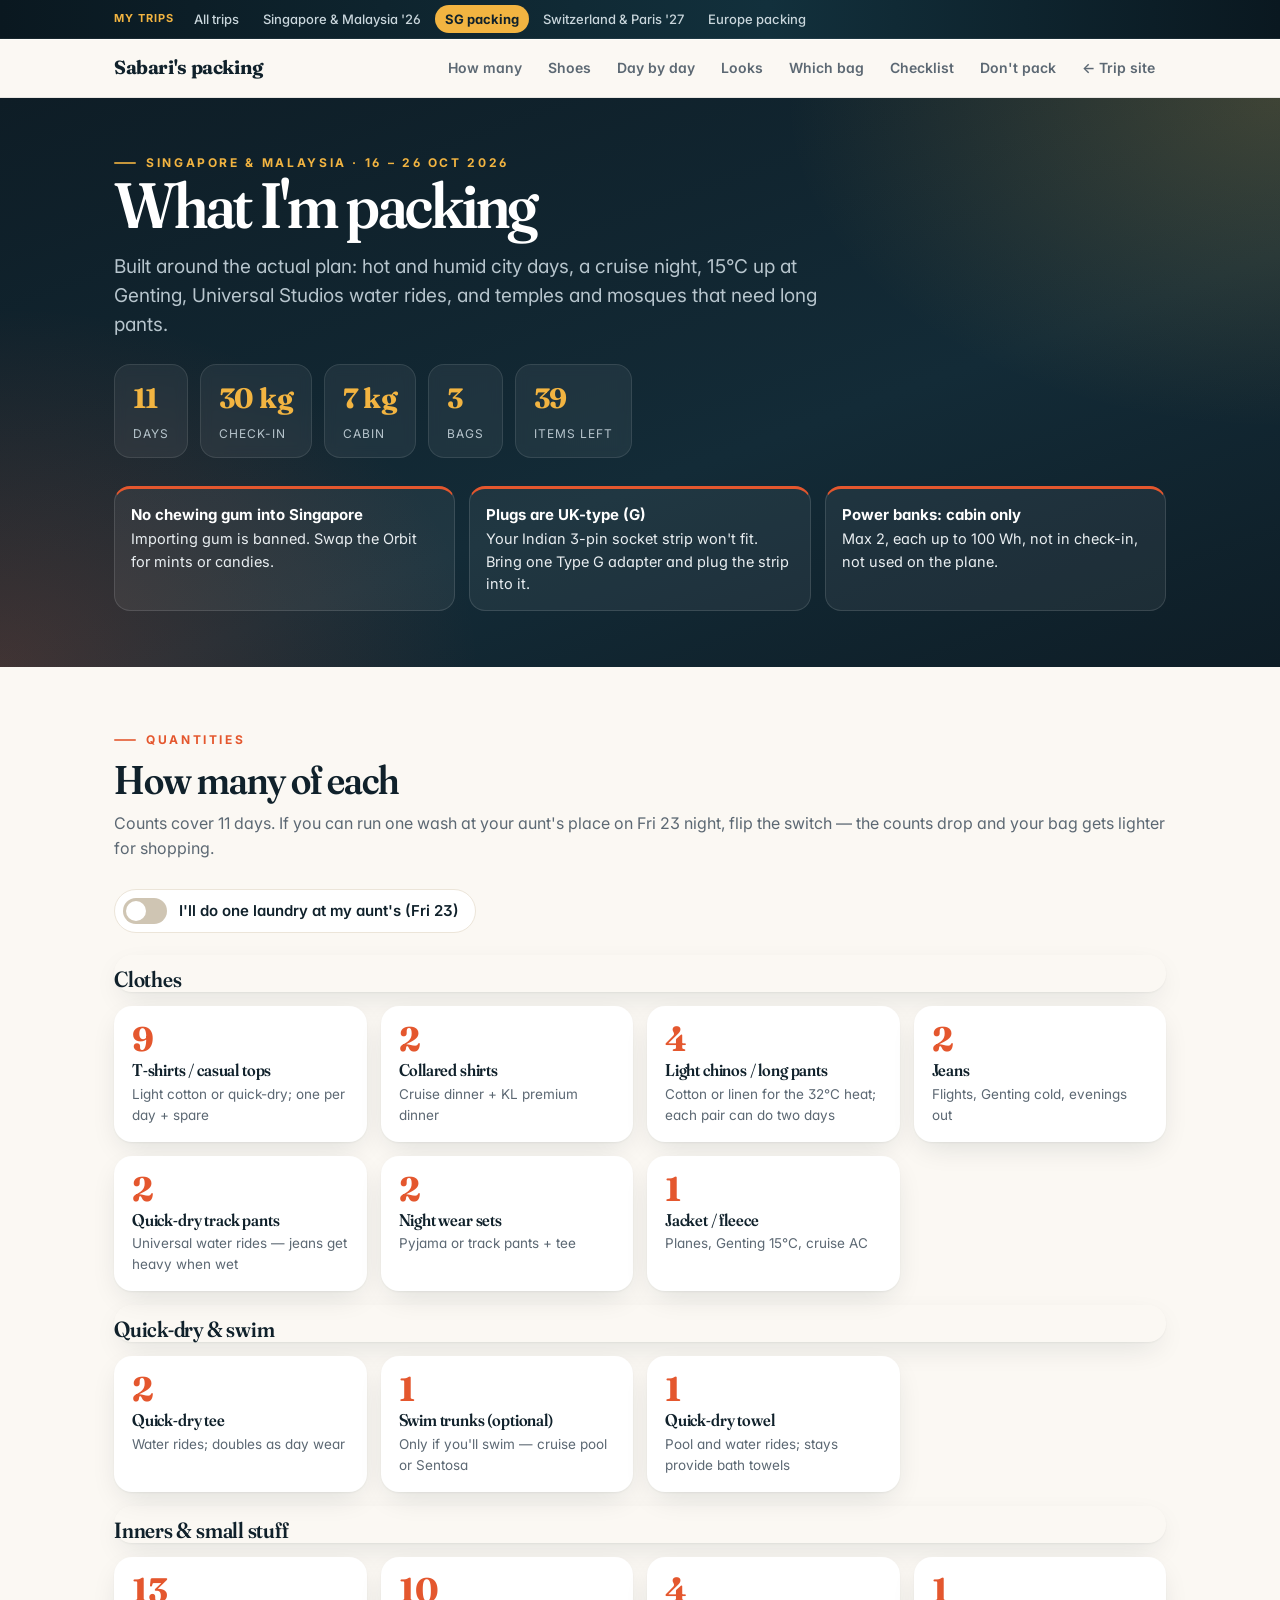
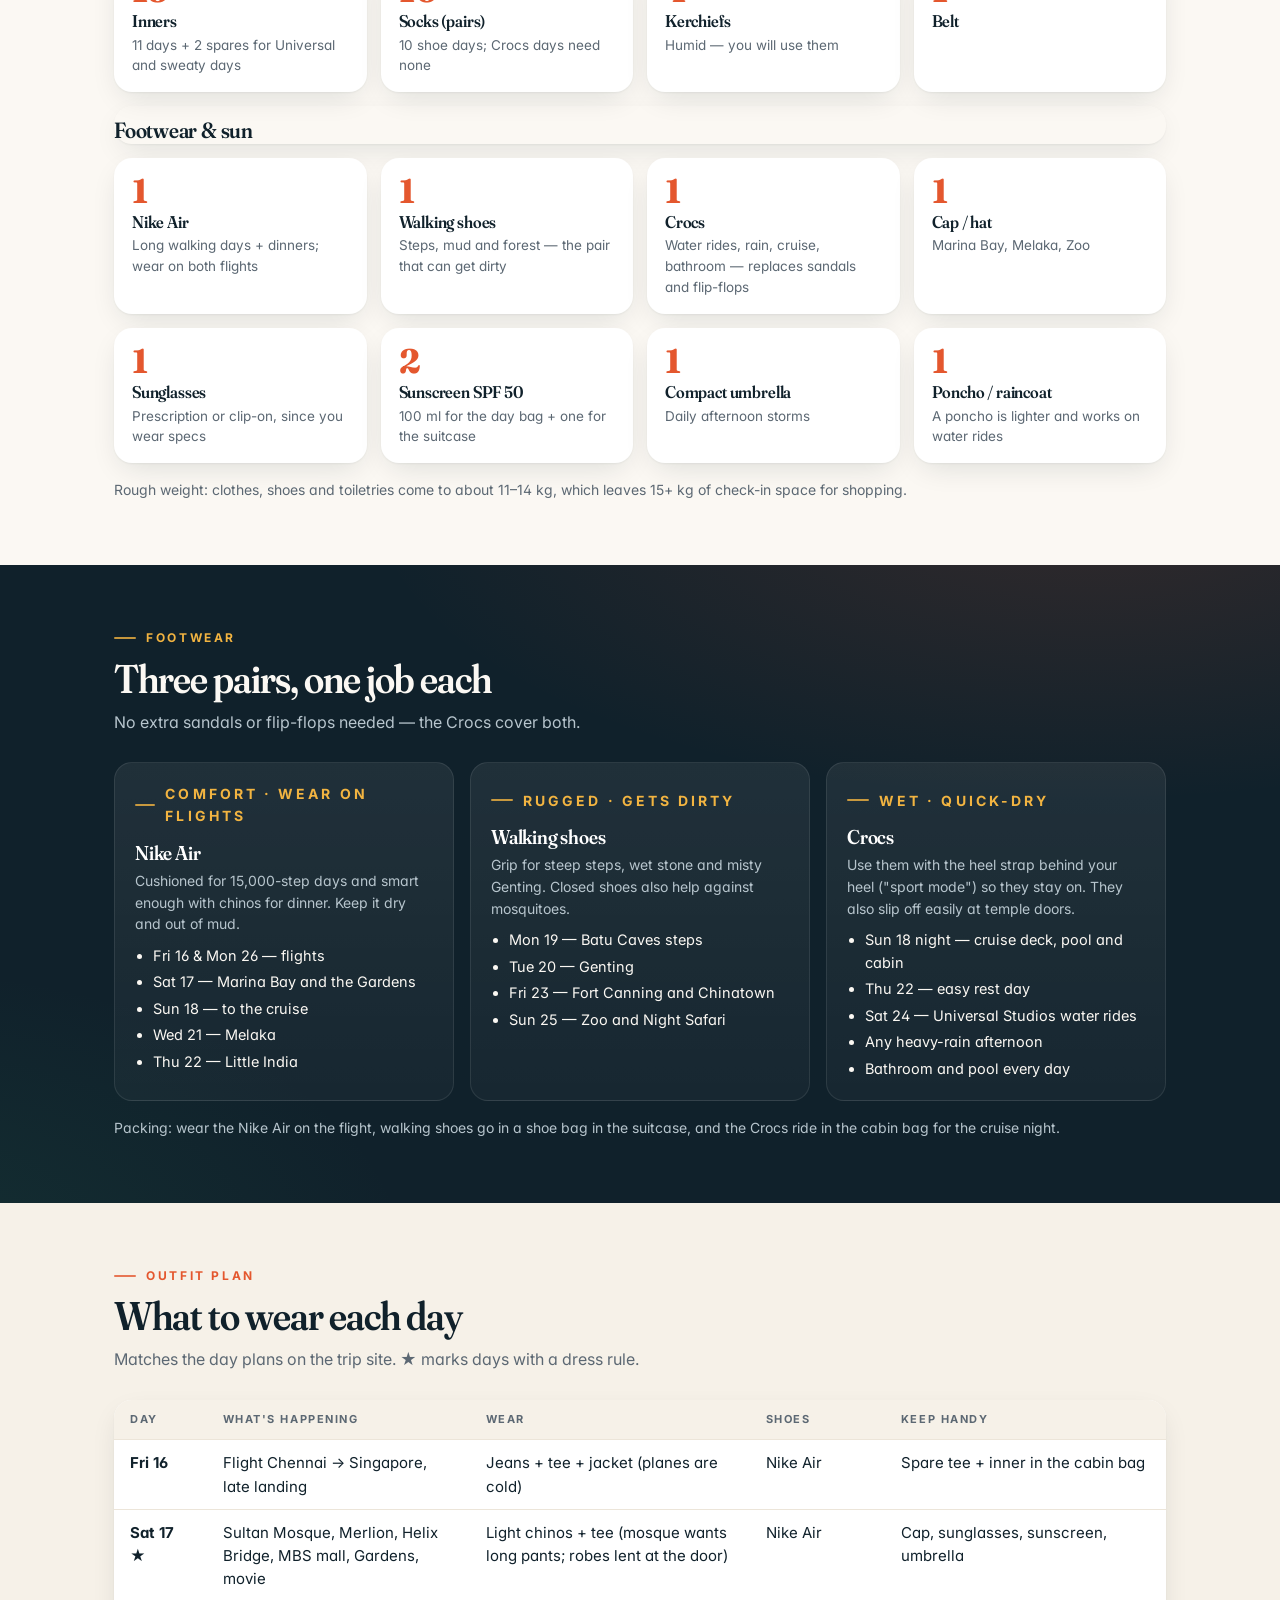
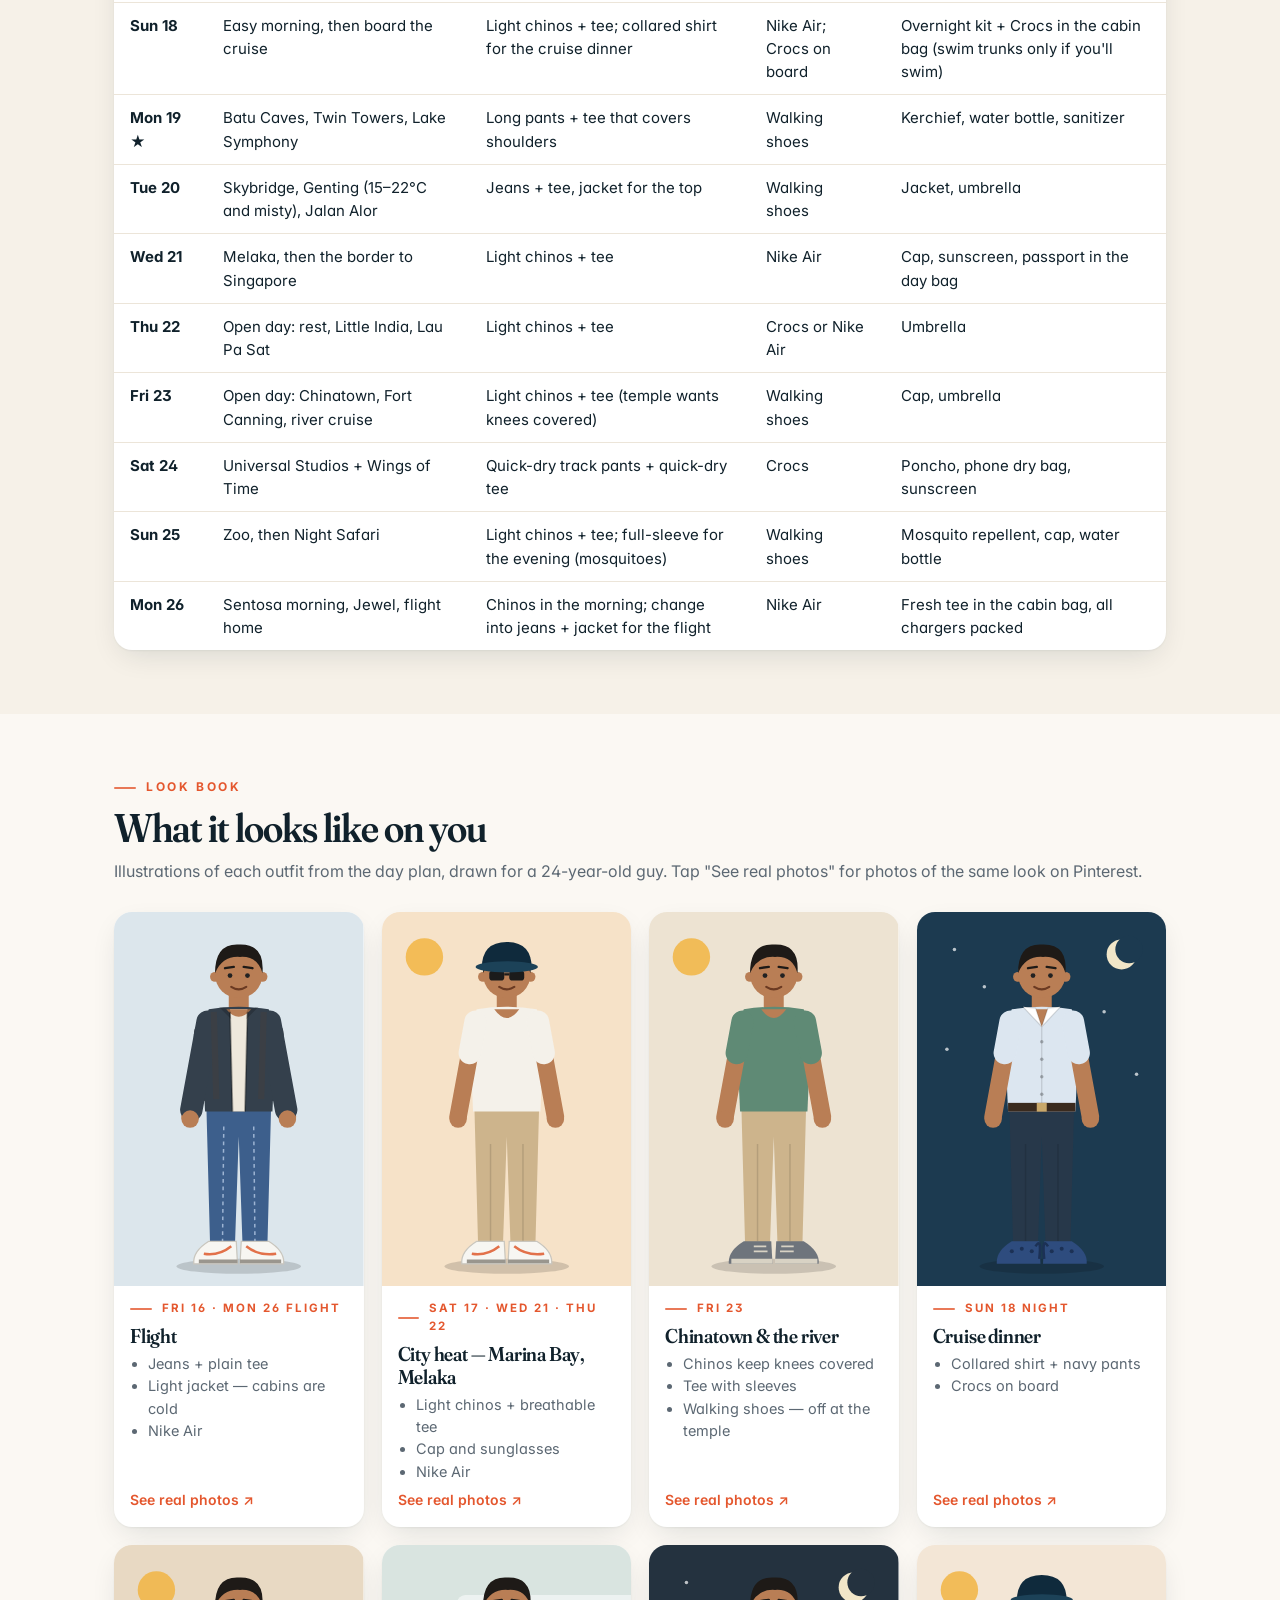
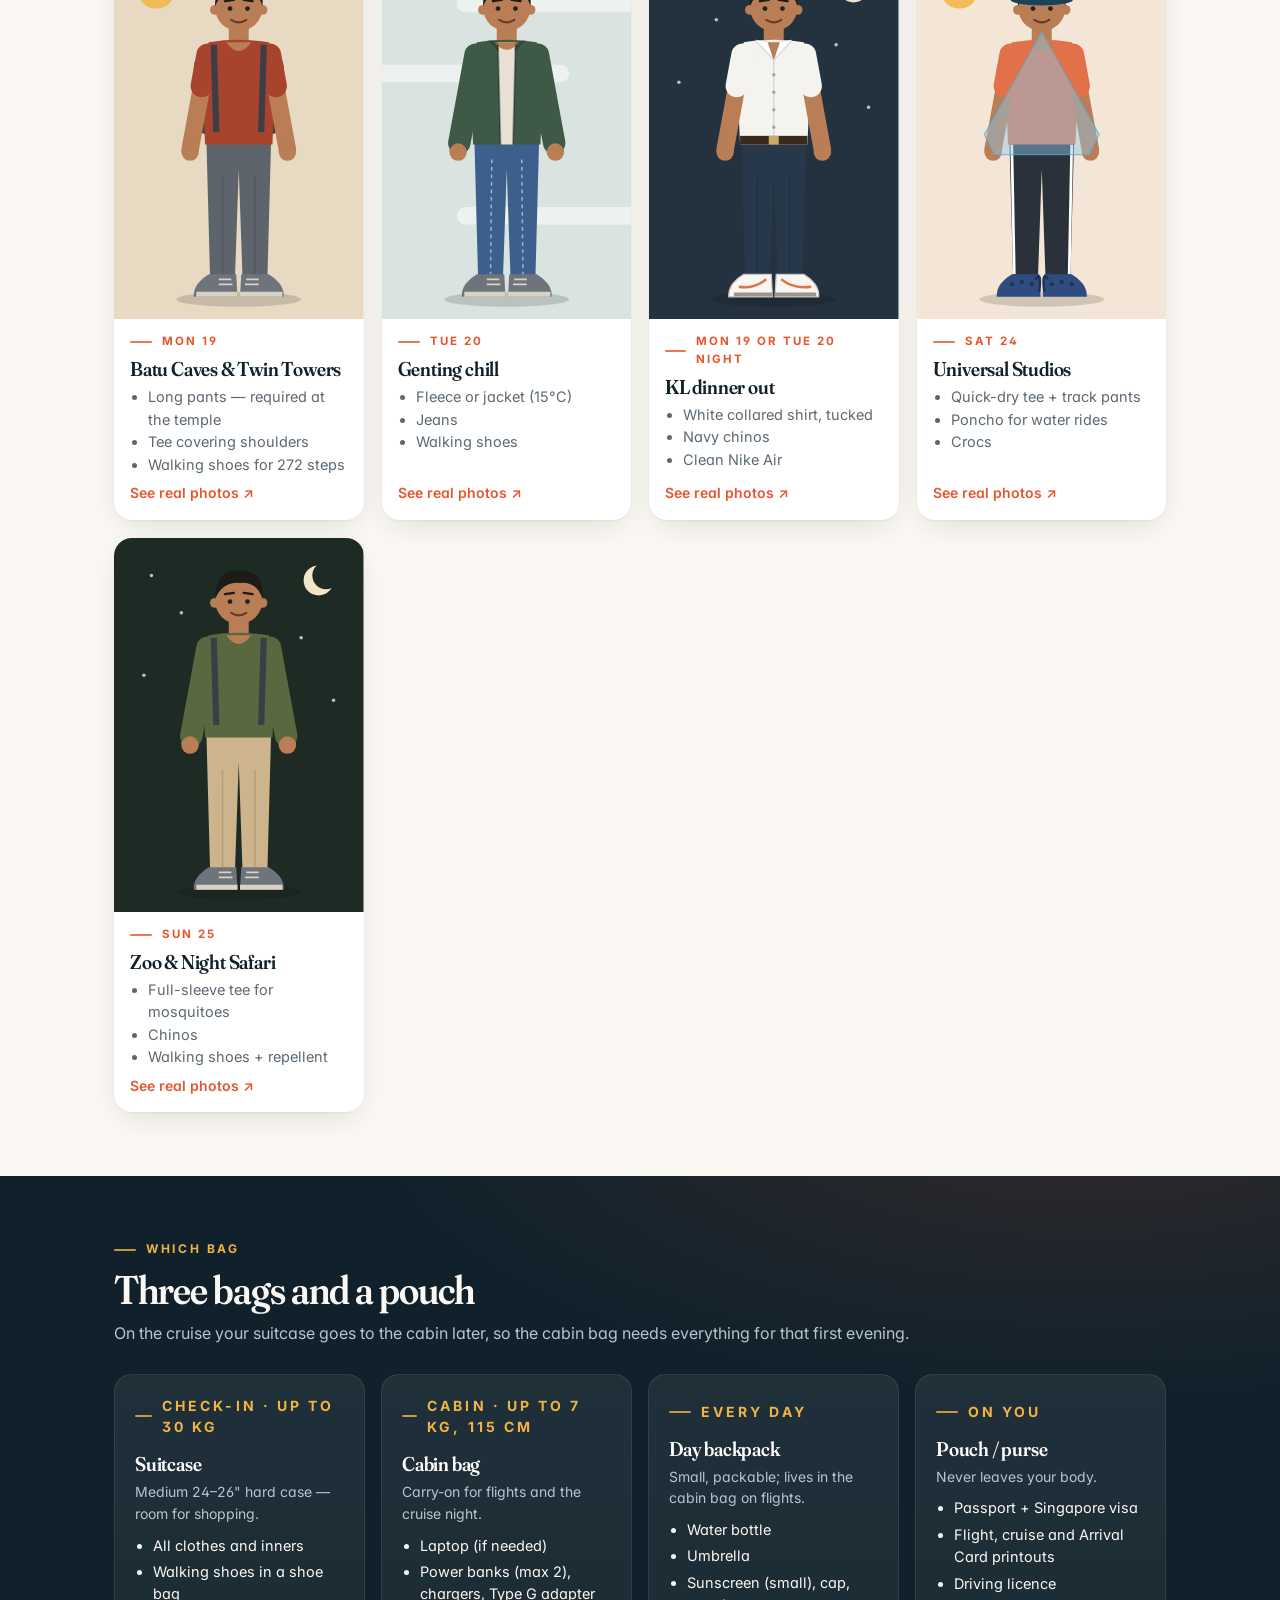
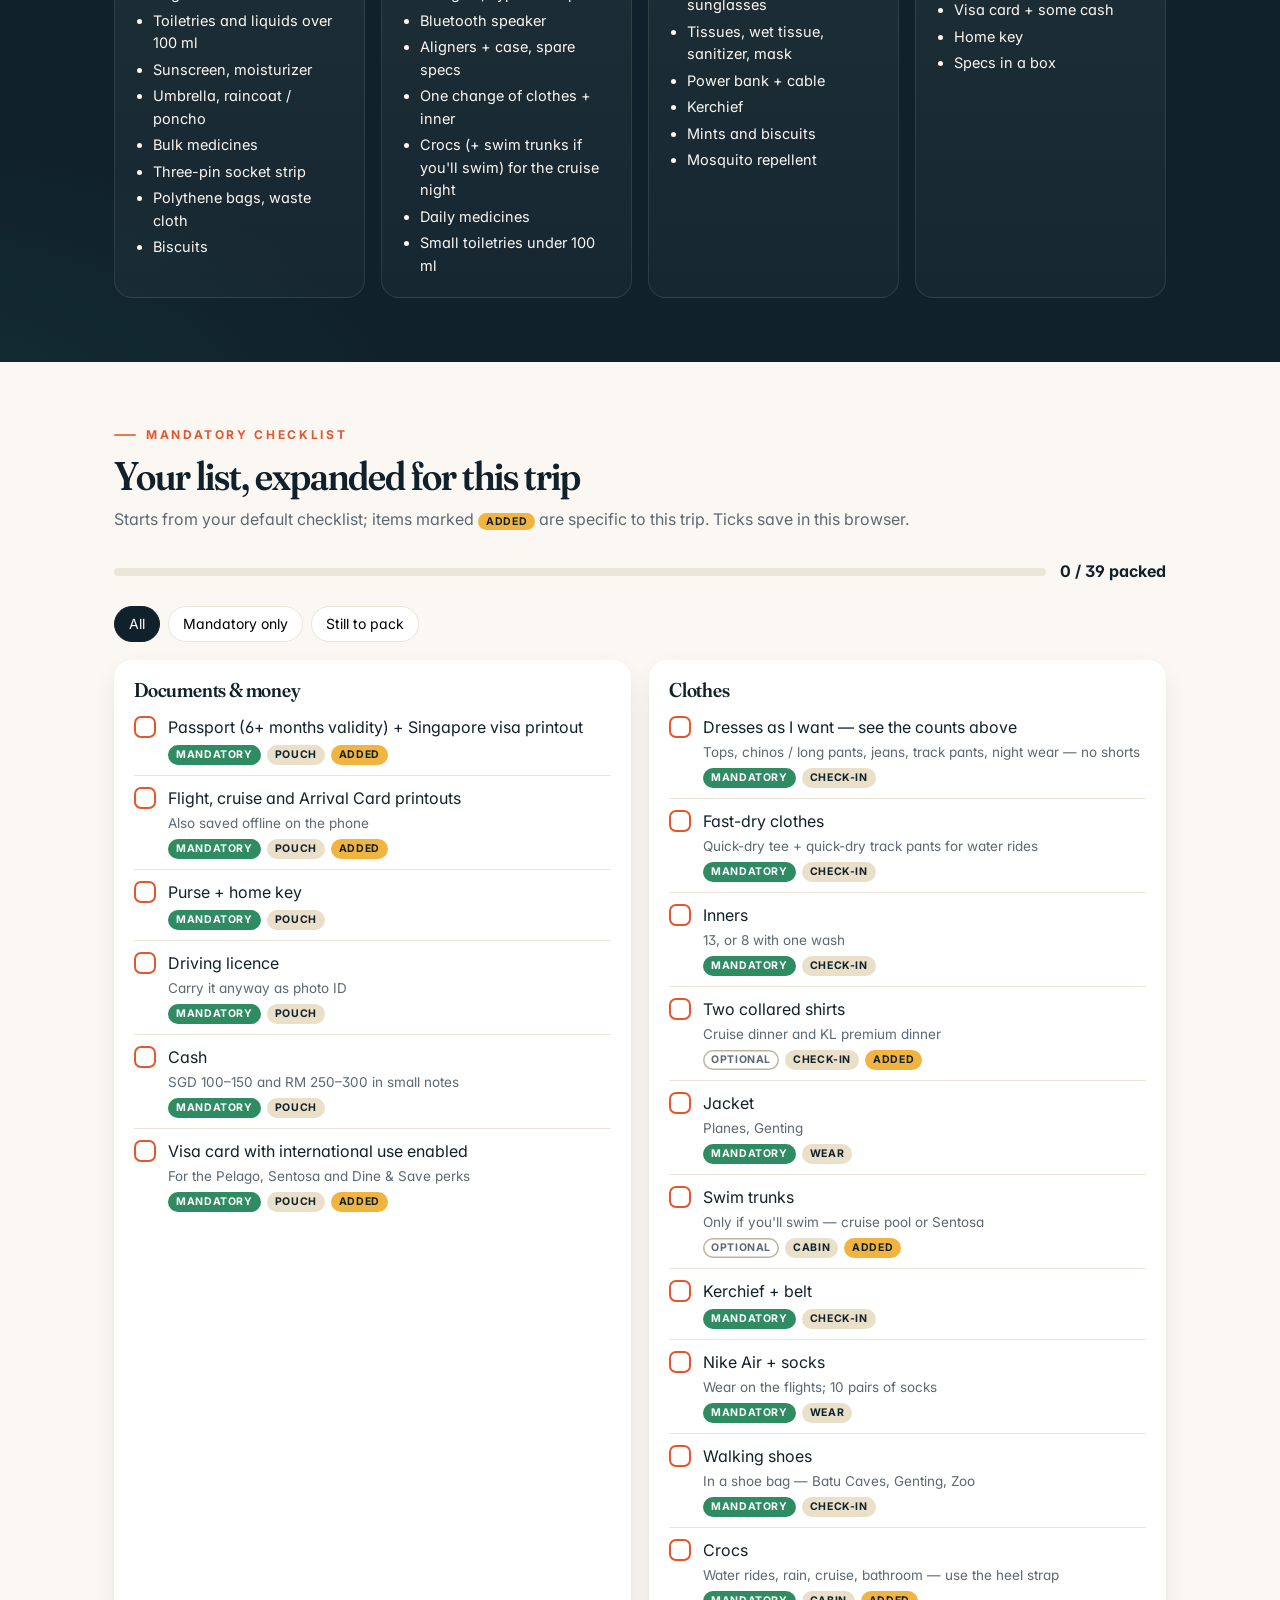
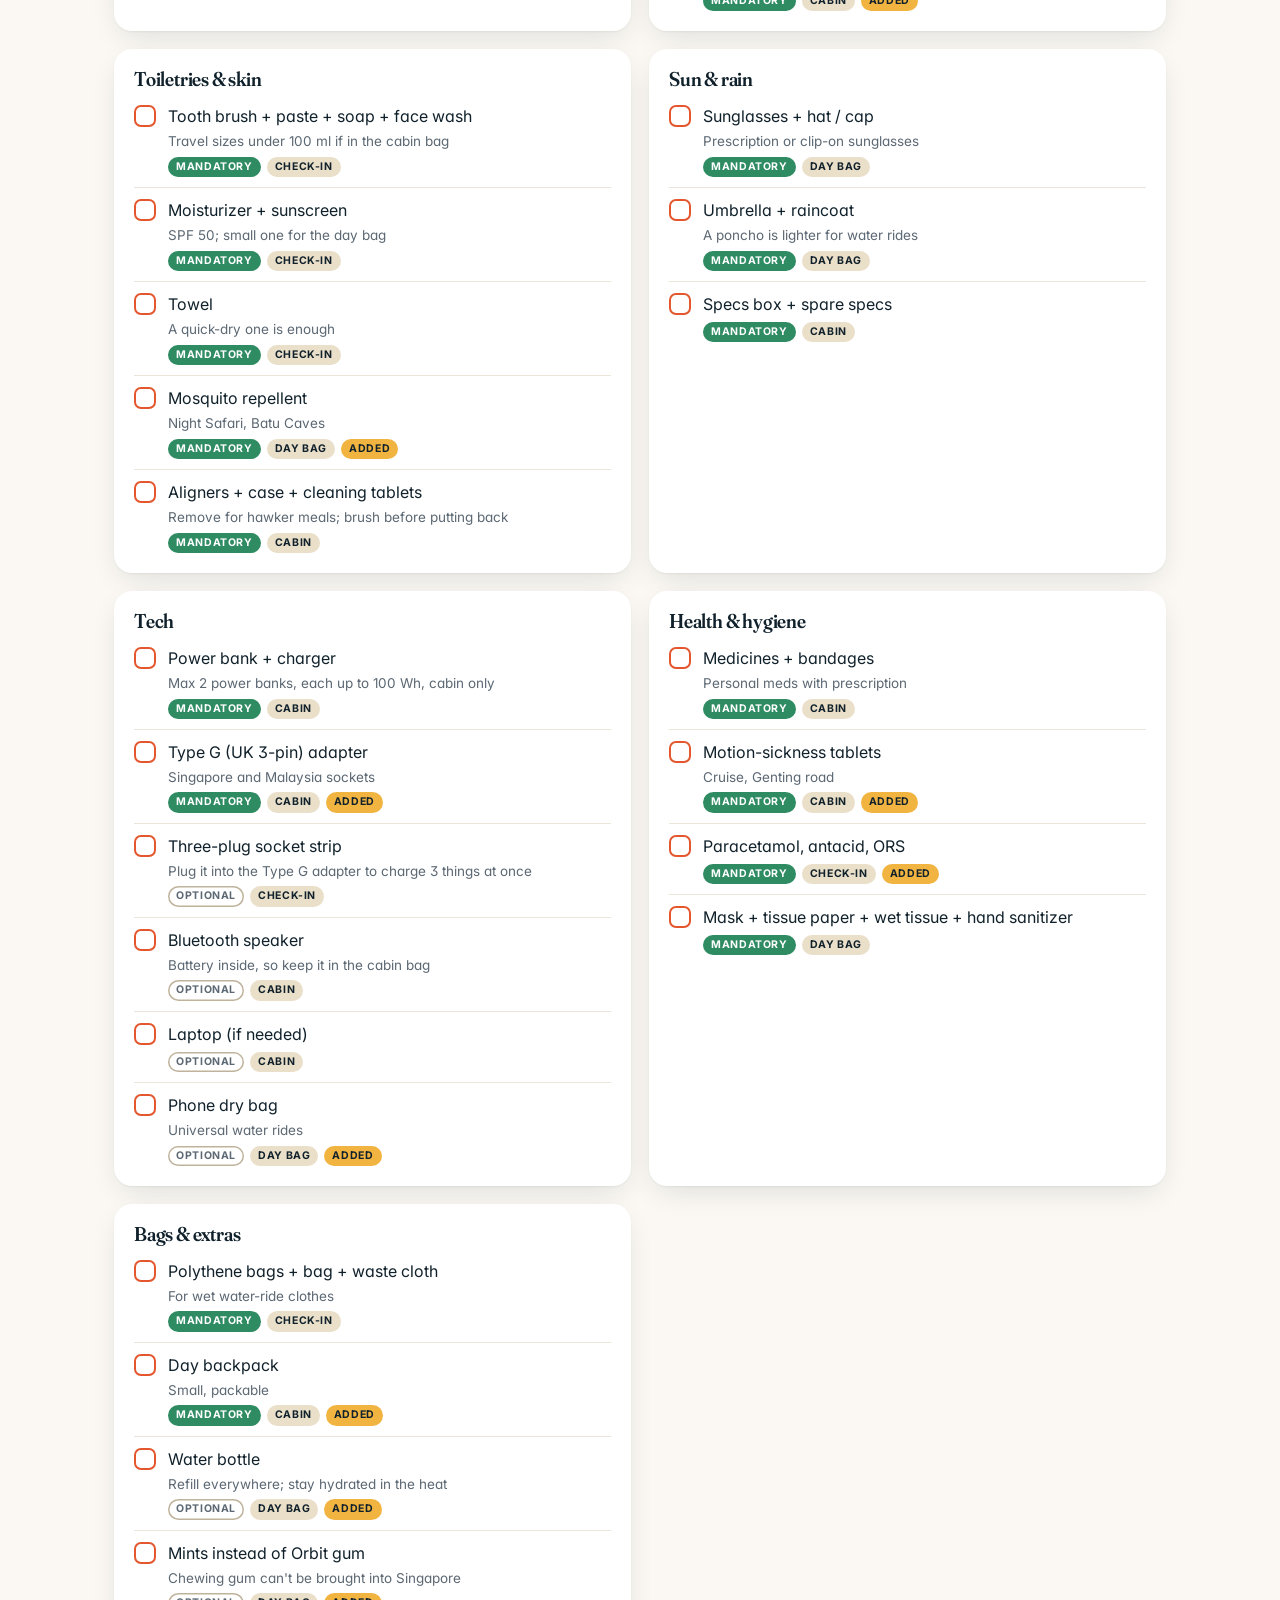
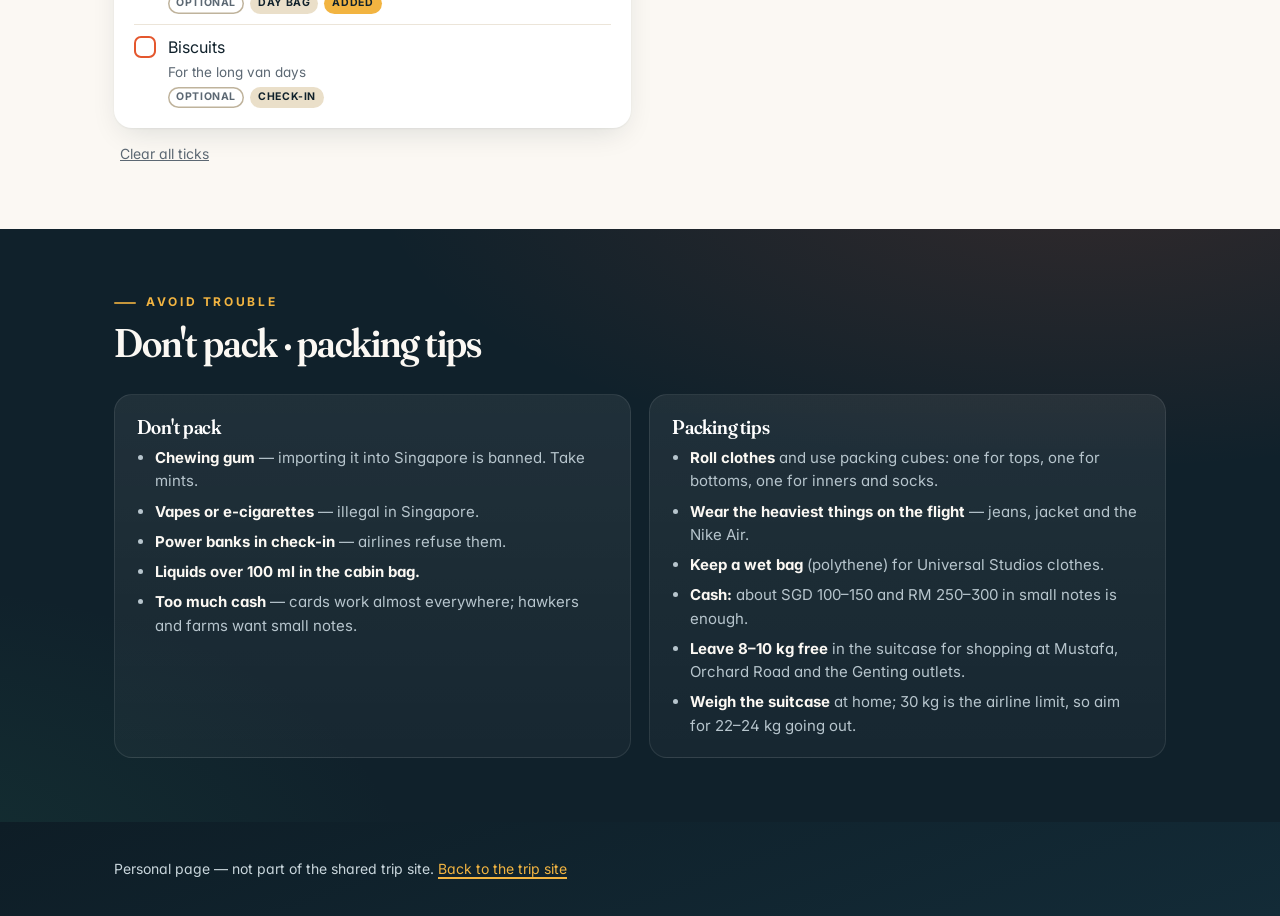
<file: sabari/index.html>
<!DOCTYPE html><html lang="en"><head><meta charset="utf-8"><meta name="viewport" content="width=device-width,initial-scale=1">
<title>Sabari's Packing Plan</title>
<meta name="description" content="Personal packing plan for the Singapore & Malaysia trip, 16–26 October 2026.">
<link rel="stylesheet" href="https://fonts.googleapis.com/css2?family=Fraunces:opsz,wght,SOFT@9..144,400..700,0..100&family=Inter:wght@400;500;600;700&display=swap">
<style>
:root{--dark:#0F2A3C;--light:#F6EFE3;--coral:#E2714A;--gold:#D9A441;--mute:#4A5A66;--pale:#C9D6DC;--panel:#1C4258;--line:#E3D9C8;--stripe:#F3EBDD;--green:#3E8E6A;--red:#B8432A}
*{box-sizing:border-box;margin:0}
html{scroll-behavior:smooth;scroll-padding-top:72px}
body{background:var(--light);color:var(--dark);font-family:'Inter',Arial,sans-serif;font-size:16px;line-height:1.55}
a{color:var(--coral)}
h1,h2,h3{font-family:'Fraunces',Georgia,serif;font-weight:600;line-height:1.15}
h1{font-size:clamp(38px,6vw,64px)} h2{font-size:clamp(28px,3.6vw,40px)} h3{font-size:20px}
.wrap{max-width:1100px;margin:0 auto;padding:0 24px}
.eyebrow{font-size:13px;letter-spacing:3px;color:var(--coral);font-weight:700;text-transform:uppercase}
.mute{color:var(--mute)}
header{position:sticky;top:0;z-index:10;background:rgba(15,42,60,.96);color:var(--light)}
header .wrap{display:flex;align-items:center;gap:16px;height:58px}
.brand{font-family:'Fraunces',Georgia,serif;font-size:19px;color:var(--light);text-decoration:none;white-space:nowrap}
nav{display:flex;gap:4px;overflow-x:auto;scrollbar-width:none;margin-left:auto}
nav::-webkit-scrollbar{display:none}
nav a{color:var(--pale);text-decoration:none;font-size:14px;padding:7px 11px;border-radius:999px;white-space:nowrap}
nav a:hover{background:var(--panel);color:var(--light)}
section{padding:64px 0}
section.dark{background:var(--dark);color:var(--light)} section.dark .mute{color:var(--pale)}
section.alt{background:var(--stripe)}
.head{display:flex;flex-direction:column;gap:8px;margin-bottom:28px}
.hero{padding:48px 0 56px}
.hero p.lead{font-size:19px;color:var(--pale);max-width:760px;margin-top:14px}
.stats{display:flex;flex-wrap:wrap;gap:12px;margin-top:24px}
.stats div{background:var(--panel);border-radius:14px;padding:12px 18px}
.stats b{display:block;font-family:'Fraunces',Georgia,serif;font-size:28px;color:var(--gold)}
.stats span{font-size:12px;letter-spacing:1px;text-transform:uppercase;color:var(--pale)}
.alert{display:grid;grid-template-columns:repeat(3,1fr);gap:14px;margin-top:28px}
.alert div{background:var(--coral);color:#fff;border-radius:14px;padding:14px 16px;font-size:14.5px}
.alert b{display:block;font-size:15px;margin-bottom:2px}
/* toggle */
.switch{display:inline-flex;align-items:center;gap:12px;background:#fff;border:1px solid var(--line);border-radius:999px;padding:8px 16px 8px 8px;cursor:pointer;font-weight:600;font-size:15px;user-select:none}
.switch input{appearance:none;width:44px;height:26px;border-radius:999px;background:#CFC5B3;position:relative;cursor:pointer;transition:.2s}
.switch input::after{content:"";position:absolute;top:3px;left:3px;width:20px;height:20px;border-radius:50%;background:#fff;transition:.2s}
.switch input:checked{background:var(--green)} .switch input:checked::after{left:21px}
/* quantity cards */
.qty{display:grid;grid-template-columns:repeat(4,1fr);gap:14px;margin-top:22px}
.q{background:#fff;border:1px solid var(--line);border-radius:16px;padding:16px 18px;display:flex;flex-direction:column;gap:4px}
.q b{font-family:'Fraunces',Georgia,serif;font-size:34px;line-height:1;color:var(--coral)}
.q h3{font-size:17px}
.q small{color:var(--mute);font-size:13.5px}
.q.group-title{grid-column:1/-1;background:none;border:0;padding:12px 0 0}
.q.group-title h3{font-size:22px}
/* tables */
.table{overflow-x:auto;border-radius:14px;background:#fff;box-shadow:0 0 0 1px var(--line)}
table{width:100%;border-collapse:collapse}
th{background:var(--dark);color:var(--light);text-align:left;padding:11px 16px;font-size:12px;letter-spacing:2px;text-transform:uppercase}
td{padding:11px 16px;border-top:1px solid var(--line);vertical-align:top;font-size:15px}
tr:nth-child(odd) td{background:var(--stripe)}
td b{white-space:nowrap}
/* looks */
.looks{display:grid;grid-template-columns:repeat(auto-fill,minmax(230px,1fr));gap:18px}
.look{background:#fff;border:1px solid var(--line);border-radius:18px;overflow:hidden;display:flex;flex-direction:column}
.look svg{display:block;width:100%;height:auto}
.look div{padding:14px 16px 16px;display:flex;flex-direction:column;gap:6px;flex:1}
.look .eyebrow{font-size:11.5px;letter-spacing:2px}
.look ul{padding-left:18px;font-size:14.5px;color:var(--mute)}
.look a{margin-top:auto;font-size:14px;font-weight:600;text-decoration:none}
/* bags */
.bags{display:grid;grid-template-columns:repeat(4,1fr);gap:16px}
.bag{background:var(--panel);border-radius:18px;padding:20px}
.bag .eyebrow{color:var(--gold)}
.bag h3{margin:4px 0 6px}
.bag p{color:var(--pale);font-size:14px;margin-bottom:10px}
.bag ul{padding-left:18px;color:var(--light);font-size:14.5px;display:flex;flex-direction:column;gap:4px}
/* checklist */
.progress{display:flex;align-items:center;gap:14px;margin-bottom:22px}
.bar{flex:1;height:10px;background:var(--line);border-radius:999px;overflow:hidden}
.bar i{display:block;height:100%;width:0;background:var(--green);transition:width .3s}
.groups{display:grid;grid-template-columns:repeat(2,1fr);gap:18px}
.group{background:#fff;border:1px solid var(--line);border-radius:18px;padding:18px 20px 10px}
.group h3{margin-bottom:4px}
.todo{list-style:none;padding:0}
.todo li{border-top:1px solid var(--line)} .todo li:first-child{border-top:0}
.todo label{display:flex;gap:12px;align-items:flex-start;padding:10px 0;cursor:pointer}
.todo input{appearance:none;flex:none;width:22px;height:22px;margin-top:1px;border:2px solid var(--coral);border-radius:6px;cursor:pointer;display:grid;place-content:center}
.todo input:checked{background:var(--coral)}
.todo input:checked::after{content:"✓";color:#fff;font-weight:700;font-size:14px}
.todo .t{display:flex;flex-direction:column;gap:2px;flex:1}
.todo .t small{color:var(--mute);font-size:13.5px}
.todo li.done .t>span{text-decoration:line-through;opacity:.5}
.tags{display:flex;gap:6px;flex-wrap:wrap;margin-top:3px}
.tag{font-size:10.5px;font-weight:700;letter-spacing:1px;text-transform:uppercase;padding:2px 8px;border-radius:999px;white-space:nowrap}
.tag.must{background:var(--green);color:#fff}
.tag.opt{color:var(--mute);box-shadow:inset 0 0 0 1.5px #BFB39C}
.tag.bag{background:#EADFC9;color:var(--dark)}
.tag.new{background:var(--gold);color:var(--dark)}
.filters{display:flex;gap:8px;flex-wrap:wrap;margin-bottom:18px}
.filters button{font:inherit;font-size:14px;border:1px solid var(--line);background:#fff;border-radius:999px;padding:6px 14px;cursor:pointer}
.filters button.on{background:var(--dark);color:#fff;border-color:var(--dark)}
.reset{margin-top:14px;background:none;border:0;color:var(--mute);font:inherit;font-size:14px;text-decoration:underline;cursor:pointer}
/* don't + tips */
.two{display:grid;grid-template-columns:1fr 1fr;gap:18px}
.card{background:var(--panel);border-radius:18px;padding:20px 22px}
.card ul{padding-left:18px;display:flex;flex-direction:column;gap:7px;color:var(--pale);font-size:15px;margin-top:8px}
.card b{color:var(--light)}
footer{padding:36px 0;font-size:14px;color:var(--mute)}
@media (max-width:900px){
  .wrap{padding:0 16px}
  section{padding:48px 0}
  .qty{grid-template-columns:repeat(2,1fr)}
  .bags,.groups,.two,.alert{grid-template-columns:1fr}
  th,td{padding:9px 10px;font-size:14px}
}
/* trip switcher */
.tripbar{background:#081822;font-size:13px}
.tripbar .wrap{display:flex;gap:4px;align-items:center;height:36px;overflow-x:auto;white-space:nowrap;scrollbar-width:none}
.tripbar span{color:var(--gold);font-weight:700;letter-spacing:1px;text-transform:uppercase;font-size:11px;margin-right:6px}
.tripbar a{color:var(--pale);text-decoration:none;padding:4px 10px;border-radius:999px}
.tripbar a:hover,.tripbar a.on{background:var(--panel);color:var(--light)}
</style><link rel="stylesheet" href="../assets/theme.css">
</head><body>

<div class="tripbar"><div class="wrap"><span>My trips</span><a href="../trips.html">All trips</a><a href="../index.html">Singapore &amp; Malaysia '26</a><a href="../sabari/index.html" class="on">SG packing</a><a href="../europe-2027/index.html">Switzerland &amp; Paris '27</a><a href="../europe-2027/packing.html">Europe packing</a></div></div>
<header><div class="wrap"><a class="brand" href="#top">Sabari's packing</a>
<nav><a href="#counts">How many</a><a href="#shoes">Shoes</a><a href="#days">Day by day</a><a href="#looks">Looks</a><a href="#bags">Which bag</a><a href="#check">Checklist</a><a href="#dont">Don't pack</a><a href="../index.html">← Trip site</a></nav></div></header>

<section class="dark hero" id="top"><div class="wrap">
<p class="eyebrow" style="color:var(--gold)">Singapore &amp; Malaysia · 16 – 26 Oct 2026</p>
<h1>What I'm packing</h1>
<p class="lead">Built around the actual plan: hot and humid city days, a cruise night, 15°C up at Genting, Universal Studios water rides, and temples and mosques that need long pants.</p>
<div class="stats"><div><b>11</b><span>days</span></div><div><b>30 kg</b><span>check-in</span></div><div><b>7 kg</b><span>cabin</span></div><div><b>3</b><span>bags</span></div><div><b id="left">—</b><span>items left</span></div></div>
<div class="alert">
<div><b>No chewing gum into Singapore</b>Importing gum is banned. Swap the Orbit for mints or candies.</div>
<div><b>Plugs are UK-type (G)</b>Your Indian 3-pin socket strip won't fit. Bring one Type G adapter and plug the strip into it.</div>
<div><b>Power banks: cabin only</b>Max 2, each up to 100 Wh, not in check-in, not used on the plane.</div>
</div>
</div></section>

<section id="counts"><div class="wrap">
<div class="head"><p class="eyebrow">Quantities</p><h2>How many of each</h2><p class="mute">Counts cover 11 days. If you can run one wash at your aunt's place on Fri 23 night, flip the switch — the counts drop and your bag gets lighter for shopping.</p></div>
<label class="switch"><input type="checkbox" id="wash"> I'll do one laundry at my aunt's (Fri 23)</label>
<div class="qty" id="qty"></div>
<p class="mute" style="margin-top:16px;font-size:14px">Rough weight: clothes, shoes and toiletries come to about 11–14 kg, which leaves 15+ kg of check-in space for shopping.</p>
</div></section>

<section class="dark" id="shoes"><div class="wrap">
<div class="head"><p class="eyebrow" style="color:var(--gold)">Footwear</p><h2>Three pairs, one job each</h2><p class="mute">No extra sandals or flip-flops needed — the Crocs cover both.</p></div>
<div class="bags" style="grid-template-columns:repeat(3,1fr)">
<div class="bag"><p class="eyebrow">Comfort · wear on flights</p><h3>Nike Air</h3><p>Cushioned for 15,000-step days and smart enough with chinos for dinner. Keep it dry and out of mud.</p><ul><li>Fri 16 &amp; Mon 26 — flights</li><li>Sat 17 — Marina Bay and the Gardens</li><li>Sun 18 — to the cruise</li><li>Wed 21 — Melaka</li><li>Thu 22 — Little India</li></ul></div>
<div class="bag"><p class="eyebrow">Rugged · gets dirty</p><h3>Walking shoes</h3><p>Grip for steep steps, wet stone and misty Genting. Closed shoes also help against mosquitoes.</p><ul><li>Mon 19 — Batu Caves steps</li><li>Tue 20 — Genting</li><li>Fri 23 — Fort Canning and Chinatown</li><li>Sun 25 — Zoo and Night Safari</li></ul></div>
<div class="bag"><p class="eyebrow">Wet · quick-dry</p><h3>Crocs</h3><p>Use them with the heel strap behind your heel ("sport mode") so they stay on. They also slip off easily at temple doors.</p><ul><li>Sun 18 night — cruise deck, pool and cabin</li><li>Thu 22 — easy rest day</li><li>Sat 24 — Universal Studios water rides</li><li>Any heavy-rain afternoon</li><li>Bathroom and pool every day</li></ul></div>
</div>
<p class="mute" style="margin-top:16px;font-size:14px">Packing: wear the Nike Air on the flight, walking shoes go in a shoe bag in the suitcase, and the Crocs ride in the cabin bag for the cruise night.</p>
</div></section>

<section class="alt" id="days"><div class="wrap">
<div class="head"><p class="eyebrow">Outfit plan</p><h2>What to wear each day</h2><p class="mute">Matches the day plans on the trip site. ★ marks days with a dress rule.</p></div>
<div class="table"><table><tr><th>Day</th><th>What's happening</th><th>Wear</th><th>Shoes</th><th>Keep handy</th></tr>
<tr><td><b>Fri 16</b></td><td>Flight Chennai → Singapore, late landing</td><td>Jeans + tee + jacket (planes are cold)</td><td>Nike Air</td><td>Spare tee + inner in the cabin bag</td></tr>
<tr><td><b>Sat 17</b> ★</td><td>Sultan Mosque, Merlion, Helix Bridge, MBS mall, Gardens, movie</td><td>Light chinos + tee (mosque wants long pants; robes lent at the door)</td><td>Nike Air</td><td>Cap, sunglasses, sunscreen, umbrella</td></tr>
<tr><td><b>Sun 18</b></td><td>Easy morning, then board the cruise</td><td>Light chinos + tee; collared shirt for the cruise dinner</td><td>Nike Air; Crocs on board</td><td>Overnight kit + Crocs in the cabin bag (swim trunks only if you'll swim)</td></tr>
<tr><td><b>Mon 19</b> ★</td><td>Batu Caves, Twin Towers, Lake Symphony</td><td>Long pants + tee that covers shoulders</td><td>Walking shoes</td><td>Kerchief, water bottle, sanitizer</td></tr>
<tr><td><b>Tue 20</b></td><td>Skybridge, Genting (15–22°C and misty), Jalan Alor</td><td>Jeans + tee, jacket for the top</td><td>Walking shoes</td><td>Jacket, umbrella</td></tr>
<tr><td><b>Wed 21</b></td><td>Melaka, then the border to Singapore</td><td>Light chinos + tee</td><td>Nike Air</td><td>Cap, sunscreen, passport in the day bag</td></tr>
<tr><td><b>Thu 22</b></td><td>Open day: rest, Little India, Lau Pa Sat</td><td>Light chinos + tee</td><td>Crocs or Nike Air</td><td>Umbrella</td></tr>
<tr><td><b>Fri 23</b></td><td>Open day: Chinatown, Fort Canning, river cruise</td><td>Light chinos + tee (temple wants knees covered)</td><td>Walking shoes</td><td>Cap, umbrella</td></tr>
<tr><td><b>Sat 24</b></td><td>Universal Studios + Wings of Time</td><td>Quick-dry track pants + quick-dry tee</td><td>Crocs</td><td>Poncho, phone dry bag, sunscreen</td></tr>
<tr><td><b>Sun 25</b></td><td>Zoo, then Night Safari</td><td>Light chinos + tee; full-sleeve for the evening (mosquitoes)</td><td>Walking shoes</td><td>Mosquito repellent, cap, water bottle</td></tr>
<tr><td><b>Mon 26</b></td><td>Sentosa morning, Jewel, flight home</td><td>Chinos in the morning; change into jeans + jacket for the flight</td><td>Nike Air</td><td>Fresh tee in the cabin bag, all chargers packed</td></tr>
</table></div>
</div></section>

<section id="looks"><div class="wrap">
<div class="head"><p class="eyebrow">Look book</p><h2>What it looks like on you</h2><p class="mute">Illustrations of each outfit from the day plan, drawn for a 24-year-old guy. Tap "See real photos" for photos of the same look on Pinterest.</p></div>
<div class="looks" id="lookgrid"></div>
</div></section>

<section class="dark" id="bags"><div class="wrap">
<div class="head"><p class="eyebrow" style="color:var(--gold)">Which bag</p><h2>Three bags and a pouch</h2><p class="mute">On the cruise your suitcase goes to the cabin later, so the cabin bag needs everything for that first evening.</p></div>
<div class="bags">
<div class="bag"><p class="eyebrow">Check-in · up to 30 kg</p><h3>Suitcase</h3><p>Medium 24–26" hard case — room for shopping.</p><ul><li>All clothes and inners</li><li>Walking shoes in a shoe bag</li><li>Toiletries and liquids over 100 ml</li><li>Sunscreen, moisturizer</li><li>Umbrella, raincoat / poncho</li><li>Bulk medicines</li><li>Three-pin socket strip</li><li>Polythene bags, waste cloth</li><li>Biscuits</li></ul></div>
<div class="bag"><p class="eyebrow">Cabin · up to 7 kg, 115 cm</p><h3>Cabin bag</h3><p>Carry-on for flights and the cruise night.</p><ul><li>Laptop (if needed)</li><li>Power banks (max 2), chargers, Type G adapter</li><li>Bluetooth speaker</li><li>Aligners + case, spare specs</li><li>One change of clothes + inner</li><li>Crocs (+ swim trunks if you'll swim) for the cruise night</li><li>Daily medicines</li><li>Small toiletries under 100 ml</li></ul></div>
<div class="bag"><p class="eyebrow">Every day</p><h3>Day backpack</h3><p>Small, packable; lives in the cabin bag on flights.</p><ul><li>Water bottle</li><li>Umbrella</li><li>Sunscreen (small), cap, sunglasses</li><li>Tissues, wet tissue, sanitizer, mask</li><li>Power bank + cable</li><li>Kerchief</li><li>Mints and biscuits</li><li>Mosquito repellent</li></ul></div>
<div class="bag"><p class="eyebrow">On you</p><h3>Pouch / purse</h3><p>Never leaves your body.</p><ul><li>Passport + Singapore visa</li><li>Flight, cruise and Arrival Card printouts</li><li>Driving licence</li><li>Visa card + some cash</li><li>Home key</li><li>Specs in a box</li></ul></div>
</div>
</div></section>

<section id="check"><div class="wrap">
<div class="head"><p class="eyebrow">Mandatory checklist</p><h2>Your list, expanded for this trip</h2><p class="mute">Starts from your default checklist; items marked <span class="tag new">Added</span> are specific to this trip. Ticks save in this browser.</p></div>
<div class="progress"><div class="bar"><i id="bar"></i></div><b id="prog">0 / 0 packed</b></div>
<div class="filters" id="filters"><button class="on" data-f="all">All</button><button data-f="must">Mandatory only</button><button data-f="left">Still to pack</button></div>
<div class="groups" id="groups"></div>
<button class="reset" id="reset" type="button">Clear all ticks</button>
</div></section>

<section class="dark" id="dont"><div class="wrap">
<div class="head"><p class="eyebrow" style="color:var(--gold)">Avoid trouble</p><h2>Don't pack · packing tips</h2></div>
<div class="two">
<div class="card"><h3>Don't pack</h3><ul>
<li><b>Chewing gum</b> — importing it into Singapore is banned. Take mints.</li>
<li><b>Vapes or e-cigarettes</b> — illegal in Singapore.</li>
<li><b>Power banks in check-in</b> — airlines refuse them.</li>
<li><b>Liquids over 100 ml in the cabin bag.</b></li>
<li><b>Too much cash</b> — cards work almost everywhere; hawkers and farms want small notes.</li>
</ul></div>
<div class="card"><h3>Packing tips</h3><ul>
<li><b>Roll clothes</b> and use packing cubes: one for tops, one for bottoms, one for inners and socks.</li>
<li><b>Wear the heaviest things on the flight</b> — jeans, jacket and the Nike Air.</li>
<li><b>Keep a wet bag</b> (polythene) for Universal Studios clothes.</li>
<li><b>Cash:</b> about SGD 100–150 and RM 250–300 in small notes is enough.</li>
<li><b>Leave 8–10 kg free</b> in the suitcase for shopping at Mustafa, Orchard Road and the Genting outlets.</li>
<li><b>Weigh the suitcase</b> at home; 30 kg is the airline limit, so aim for 22–24 kg going out.</li>
</ul></div>
</div>
</div></section>

<footer><div class="wrap">Personal page — not part of the shared trip site. <a href="../index.html">Back to the trip site</a></div></footer>

<script>
// Quantities: [name, count without laundry, count with one wash, note]
const QTY=[
 ['Clothes'],
 ['T-shirts / casual tops',9,5,'Light cotton or quick-dry; one per day + spare'],
 ['Collared shirts',2,2,'Cruise dinner + KL premium dinner'],
 ['Light chinos / long pants',4,3,'Cotton or linen for the 32°C heat; each pair can do two days'],
 ['Jeans',2,1,'Flights, Genting cold, evenings out'],
 ['Quick-dry track pants',2,1,'Universal water rides — jeans get heavy when wet'],
 ['Night wear sets',2,2,'Pyjama or track pants + tee'],
 ['Jacket / fleece',1,1,'Planes, Genting 15°C, cruise AC'],
 ['Quick-dry & swim'],
 ['Quick-dry tee',2,1,'Water rides; doubles as day wear'],
 ['Swim trunks (optional)',1,1,'Only if you\'ll swim — cruise pool or Sentosa'],
 ['Quick-dry towel',1,1,'Pool and water rides; stays provide bath towels'],
 ['Inners & small stuff'],
 ['Inners',13,8,'11 days + 2 spares for Universal and sweaty days'],
 ['Socks (pairs)',10,6,'10 shoe days; Crocs days need none'],
 ['Kerchiefs',4,3,'Humid — you will use them'],
 ['Belt',1,1,''],
 ['Footwear & sun'],
 ['Nike Air',1,1,'Long walking days + dinners; wear on both flights'],
 ['Walking shoes',1,1,'Steps, mud and forest — the pair that can get dirty'],
 ['Crocs',1,1,'Water rides, rain, cruise, bathroom — replaces sandals and flip-flops'],
 ['Cap / hat',1,1,'Marina Bay, Melaka, Zoo'],
 ['Sunglasses',1,1,'Prescription or clip-on, since you wear specs'],
 ['Sunscreen SPF 50',2,2,'100 ml for the day bag + one for the suitcase'],
 ['Compact umbrella',1,1,'Daily afternoon storms'],
 ['Poncho / raincoat',1,1,'A poncho is lighter and works on water rides'],
];
const qtyEl=document.getElementById('qty'),wash=document.getElementById('wash');
function renderQty(){
  const w=wash.checked;
  qtyEl.innerHTML=QTY.map(r=>r.length===1?`<div class="q group-title"><h3>${r[0]}</h3></div>`:
   `<div class="q"><b>${w?r[2]:r[1]}</b><h3>${r[0]}</h3><small>${r[3]}</small></div>`).join('');
  try{localStorage.setItem('sabari-wash',w?'1':'0');}catch(e){}
}
try{wash.checked=localStorage.getItem('sabari-wash')==='1';}catch(e){}
wash.addEventListener('change',renderQty);renderQty();

// Checklist: groups of [item, note, mandatory?, bag, added-for-this-trip?]
const LIST=[
 ['Documents &amp; money',[
  ['Passport (6+ months validity) + Singapore visa printout','',1,'Pouch',1],
  ['Flight, cruise and Arrival Card printouts','Also saved offline on the phone',1,'Pouch',1],
  ['Purse + home key','',1,'Pouch'],
  ['Driving licence','Carry it anyway as photo ID',1,'Pouch'],
  ['Cash','SGD 100–150 and RM 250–300 in small notes',1,'Pouch'],
  ['Visa card with international use enabled','For the Pelago, Sentosa and Dine &amp; Save perks',1,'Pouch',1],
 ]],
 ['Clothes',[
  ['Dresses as I want — see the counts above','Tops, chinos / long pants, jeans, track pants, night wear — no shorts',1,'Check-in'],
  ['Fast-dry clothes','Quick-dry tee + quick-dry track pants for water rides',1,'Check-in'],
  ['Inners','13, or 8 with one wash',1,'Check-in'],
  ['Two collared shirts','Cruise dinner and KL premium dinner',0,'Check-in',1],
  ['Jacket','Planes, Genting',1,'Wear'],
  ['Swim trunks','Only if you\'ll swim — cruise pool or Sentosa',0,'Cabin',1],
  ['Kerchief + belt','',1,'Check-in'],
  ['Nike Air + socks','Wear on the flights; 10 pairs of socks',1,'Wear'],
  ['Walking shoes','In a shoe bag — Batu Caves, Genting, Zoo',1,'Check-in'],
  ['Crocs','Water rides, rain, cruise, bathroom — use the heel strap',1,'Cabin',1],
 ]],
 ['Toiletries &amp; skin',[
  ['Tooth brush + paste + soap + face wash','Travel sizes under 100 ml if in the cabin bag',1,'Check-in'],
  ['Moisturizer + sunscreen','SPF 50; small one for the day bag',1,'Check-in'],
  ['Towel','A quick-dry one is enough',1,'Check-in'],
  ['Mosquito repellent','Night Safari, Batu Caves',1,'Day bag',1],
  ['Aligners + case + cleaning tablets','Remove for hawker meals; brush before putting back',1,'Cabin'],
 ]],
 ['Sun &amp; rain',[
  ['Sunglasses + hat / cap','Prescription or clip-on sunglasses',1,'Day bag'],
  ['Umbrella + raincoat','A poncho is lighter for water rides',1,'Day bag'],
  ['Specs box + spare specs','',1,'Cabin'],
 ]],
 ['Tech',[
  ['Power bank + charger','Max 2 power banks, each up to 100 Wh, cabin only',1,'Cabin'],
  ['Type G (UK 3-pin) adapter','Singapore and Malaysia sockets',1,'Cabin',1],
  ['Three-plug socket strip','Plug it into the Type G adapter to charge 3 things at once',0,'Check-in'],
  ['Bluetooth speaker','Battery inside, so keep it in the cabin bag',0,'Cabin'],
  ['Laptop (if needed)','',0,'Cabin'],
  ['Phone dry bag','Universal water rides',0,'Day bag',1],
 ]],
 ['Health &amp; hygiene',[
  ['Medicines + bandages','Personal meds with prescription',1,'Cabin'],
  ['Motion-sickness tablets','Cruise, Genting road',1,'Cabin',1],
  ['Paracetamol, antacid, ORS','',1,'Check-in',1],
  ['Mask + tissue paper + wet tissue + hand sanitizer','',1,'Day bag'],
 ]],
 ['Bags &amp; extras',[
  ['Polythene bags + bag + waste cloth','For wet water-ride clothes',1,'Check-in'],
  ['Day backpack','Small, packable',1,'Cabin',1],
  ['Water bottle','Refill everywhere; stay hydrated in the heat',0,'Day bag',1],
  ['Mints instead of Orbit gum','Chewing gum can\'t be brought into Singapore',0,'Day bag',1],
  ['Biscuits','For the long van days',0,'Check-in'],
 ]],
];
const KEY='sabari-pack-2026';
let saved={};try{saved=JSON.parse(localStorage.getItem(KEY))||{};}catch(e){}
const groupsEl=document.getElementById('groups');
groupsEl.innerHTML=LIST.map(([g,items],gi)=>`<div class="group"><h3>${g}</h3><ul class="todo">`+items.map(([t,n,m,bag,isNew],ii)=>{
  const id=gi+'-'+ii;
  return `<li data-must="${m?1:0}"><label><input type="checkbox" data-id="${id}"><span class="t"><span>${t}</span>${n?`<small>${n}</small>`:''}<span class="tags">${m?'<span class="tag must">Mandatory</span>':'<span class="tag opt">Optional</span>'}<span class="tag bag">${bag}</span>${isNew?'<span class="tag new">Added</span>':''}</span></span></label></li>`;
}).join('')+'</ul></div>').join('');
const boxes=[...groupsEl.querySelectorAll('input')];
let filter='all';
function update(){
  const done=boxes.filter(b=>b.checked).length;
  document.getElementById('prog').textContent=done+' / '+boxes.length+' packed';
  document.getElementById('bar').style.width=(100*done/boxes.length)+'%';
  document.getElementById('left').textContent=boxes.length-done;
  boxes.forEach(b=>{const li=b.closest('li');li.classList.toggle('done',b.checked);
    li.style.display=(filter==='must'&&li.dataset.must!=='1')||(filter==='left'&&b.checked)?'none':'';});
}
boxes.forEach(b=>{b.checked=!!saved[b.dataset.id];b.addEventListener('change',()=>{saved[b.dataset.id]=b.checked;try{localStorage.setItem(KEY,JSON.stringify(saved));}catch(e){}update();});});
document.getElementById('filters').addEventListener('click',e=>{const b=e.target.closest('button');if(!b)return;filter=b.dataset.f;
  document.querySelectorAll('#filters button').forEach(x=>x.classList.toggle('on',x===b));update();});
document.getElementById('reset').addEventListener('click',()=>{saved={};boxes.forEach(b=>b.checked=false);try{localStorage.removeItem(KEY);}catch(e){}update();});
update();

// Look book: illustrated outfits
const LOOKS=[
 {day:'Fri 16 · Mon 26 flight',title:'Flight',bg:'#DCE6EC',scene:'',top:'jacket',topC:'#34404C',inner:'#EEE8DC',pants:'jeans',shoe:'sneaker',acc:['backpack'],items:['Jeans + plain tee','Light jacket — cabins are cold','Nike Air'],q:'men jeans white tee light jacket airport outfit'},
 {day:'Sat 17 · Wed 21 · Thu 22',title:'City heat — Marina Bay, Melaka',bg:'#F6E2C8',scene:'sun',top:'tee',topC:'#F4F1EA',pants:'chinos',shoe:'sneaker',acc:['cap','shades'],items:['Light chinos + breathable tee','Cap and sunglasses','Nike Air'],q:'men beige chinos white tee summer outfit'},
 {day:'Fri 23',title:'Chinatown & the river',bg:'#EDE3D2',scene:'sun',top:'tee',topC:'#5F8A75',pants:'chinos',shoe:'walk',acc:[],items:['Chinos keep knees covered','Tee with sleeves','Walking shoes — off at the temple'],q:'men olive tee beige chinos sneakers outfit'},
 {day:'Sun 18 night',title:'Cruise dinner',bg:'#1C3A50',scene:'moon',top:'collared',topC:'#DCE6F0',pants:'navy',shoe:'crocs',acc:[],items:['Collared shirt + navy pants','Crocs on board'],q:'men light blue shirt navy chinos casual dinner outfit'},
 {day:'Mon 19',title:'Batu Caves & Twin Towers',bg:'#E8D9C3',scene:'sun',top:'tee',topC:'#A8442E',pants:'grey',shoe:'walk',acc:['backpack'],items:['Long pants — required at the temple','Tee covering shoulders','Walking shoes for 272 steps'],q:'men grey trousers maroon tee travel outfit'},
 {day:'Tue 20',title:'Genting chill',bg:'#D9E4E0',scene:'mist',top:'jacket',topC:'#3E5A47',inner:'#E7E1D3',pants:'jeans',shoe:'walk',acc:[],items:['Fleece or jacket (15°C)','Jeans','Walking shoes'],q:'men green fleece jacket jeans hiking outfit'},
 {day:'Mon 19 or Tue 20 night',title:'KL dinner out',bg:'#24323F',scene:'moon',top:'collared',topC:'#F5F3EE',pants:'navy',shoe:'sneaker',acc:[],items:['White collared shirt, tucked','Navy chinos','Clean Nike Air'],q:'men white shirt navy chinos white sneakers smart casual'},
 {day:'Sat 24',title:'Universal Studios',bg:'#F3E6D6',scene:'sun',top:'tee',topC:'#E2714A',pants:'track',shoe:'crocs',acc:['cap','poncho'],items:['Quick-dry tee + track pants','Poncho for water rides','Crocs'],q:'men theme park outfit track pants tee'},
 {day:'Sun 25',title:'Zoo & Night Safari',bg:'#1E2B24',scene:'moon',top:'full',topC:'#5A6840',pants:'chinos',shoe:'walk',acc:['backpack'],items:['Full-sleeve tee for mosquitoes','Chinos','Walking shoes + repellent'],q:'men olive long sleeve tee chinos outfit'}
];
function lookSVG(o){
 const SK='#B97E55',HAIR='#1E1A17';
 const PC={jeans:'#3D5F8C',chinos:'#CDB48C',grey:'#5E646C',navy:'#27384A',track:'#2B313B'}[o.pants];
 const night=o.scene==='moon';let g=`<rect width="200" height="300" fill="${o.bg}"/>`;
 if(o.scene==='sun')g+='<circle cx="34" cy="36" r="15" fill="#F2B544" opacity=".85"/>';
 if(night)g+='<circle cx="164" cy="34" r="12" fill="#F1E6C8"/><circle cx="170" cy="30" r="11" fill="'+o.bg+'"/>'+[[30,30],[54,60],[150,80],[24,110],[176,130]].map(([x,y])=>`<circle cx="${x}" cy="${y}" r="1.4" fill="#fff" opacity=".7"/>`).join('');
 if(o.scene==='mist')g+=[40,96,210].map((y,i)=>`<rect x="${i%2?-20:60}" y="${y}" width="170" height="14" rx="7" fill="#fff" opacity=".55"/>`).join('');
 if(o.scene==='water')g+='<path d="M0 238 Q25 228 50 238 T100 238 T150 238 T200 238 V300 H0Z" fill="#6FAEC6" opacity=".7"/><path d="M0 256 Q25 246 50 256 T100 256 T150 256 T200 256" fill="none" stroke="#fff" stroke-width="2" opacity=".6"/>';
 g+='<ellipse cx="100" cy="284" rx="50" ry="6" fill="#000" opacity=".15"/>';
 const has=a=>o.acc.includes(a);
 if(has('backpack'))g+='<rect x="64" y="86" width="72" height="66" rx="12" fill="#3B3F45"/>';
 // pants
 g+=`<path d="M74 154 L126 154 L123 266 L103 266 L100 180 L97 266 L77 266 Z" fill="${PC}"/>`;
 if(o.pants==='jeans')g+='<path d="M88 172 L87 264 M112 172 L113 264" stroke="#9DB4D3" stroke-width="1.2" stroke-dasharray="3 3"/>';
 if(o.pants==='track')g+='<path d="M76 160 L78 264 M124 160 L122 264" stroke="#fff" stroke-width="2.2"/>';
 if(o.pants==='chinos'||o.pants==='navy'||o.pants==='grey')g+='<path d="M87 186 L87 264 M113 186 L113 264" stroke="#000" stroke-opacity=".12" stroke-width="1.2"/>';
 // shoes
 const L='M76 264 L98 264 L99 282 L64 282 Q63 272 76 264 Z',R='M102 264 L124 264 Q137 272 136 282 L101 282 Z';
 if(o.shoe==='sneaker')g+=`<path d="${L}" fill="#F7F6F2" stroke="#C9C6BE"/><path d="${R}" fill="#F7F6F2" stroke="#C9C6BE"/><path d="M68 280 H99 M101 280 H134" stroke="#9A968E" stroke-width="3"/><path d="M72 274 Q84 276 94 268 M106 268 Q116 276 130 274" stroke="#E2714A" stroke-width="2" fill="none"/>`;
 if(o.shoe==='walk')g+=`<path d="${L}" fill="#6E747C"/><path d="${R}" fill="#6E747C"/><path d="M66 280 H99 M101 280 H135" stroke="#D8D2C4" stroke-width="4"/><path d="M84 268 L94 268 M84 272 L95 272 M106 268 L116 268 M105 272 L116 272" stroke="#D8D2C4" stroke-width="1.3"/>`;
 if(o.shoe==='crocs')g+=`<path d="${L}" fill="#2E4C7E"/><path d="${R}" fill="#2E4C7E"/>`+[[76,272],[84,270],[92,272],[108,272],[116,270],[124,272]].map(([x,y])=>`<circle cx="${x}" cy="${y}" r="1.6" fill="#1C3155"/>`).join('')+'<path d="M95 268 Q100 260 98 278 M105 268 Q100 260 102 278" stroke="#1C3155" stroke-width="2" fill="none"/>';
 // neck + torso
 g+=`<rect x="92" y="62" width="16" height="22" fill="${SK}"/>`;
 g+=`<path d="M76 78 Q100 74 124 78 L130 92 L127 160 L73 160 L70 92 Z" fill="${o.topC}"/>`;
 if(o.top==='tee'||o.top==='full')g+=`<path d="M90 78 Q100 92 110 78 Z" fill="${SK}"/>`;
 if(o.top==='collared')g+=`<path d="M93 78 L100 92 L107 78 Z" fill="${SK}"/><path d="M85 76 L100 92 L95 77 Z M115 76 L100 92 L105 77 Z" fill="#fff" stroke="#00000022"/><path d="M100 92 V156" stroke="#00000022"/>`+[104,118,132,146].map(y=>`<circle cx="100" cy="${y}" r="1.4" fill="#00000044"/>`).join('')+`<rect x="73" y="153" width="54" height="7" fill="#3A2A1E"/><rect x="96" y="153" width="8" height="7" fill="#C9A86A"/>`;
 if(o.top==='jacket')g+=`<path d="M93 78 L107 78 L105 160 L95 160 Z" fill="${o.inner}"/><path d="M90 78 Q100 90 110 78" fill="${SK}"/><path d="M93 80 L95 160 M107 80 L105 160" stroke="#0005" stroke-width="1.5"/><path d="M84 76 L94 86 L93 78 Z M116 76 L106 86 L107 78 Z" fill="#0003"/>`;
 // arms
 const arm=(sx,sy,hx,hy)=>{const long=o.top==='full'||o.top==='jacket';const t=long?.93:.33;const ex=sx+(hx-sx)*t,ey=sy+(hy-sy)*t;
  return `<line x1="${sx}" y1="${sy}" x2="${hx}" y2="${hy}" stroke="${SK}" stroke-width="14" stroke-linecap="round"/><line x1="${sx}" y1="${sy}" x2="${ex}" y2="${ey}" stroke="${o.topC}" stroke-width="18" stroke-linecap="round"/><circle cx="${hx}" cy="${hy+2}" r="7" fill="${SK}"/>`};
 g+=arm(75,88,61,164)+arm(125,88,139,164);
 if(has('backpack'))g+='<path d="M80 80 L82 150 M120 80 L118 150" stroke="#3B3F45" stroke-width="5"/>';
 if(has('vest'))g+='<path d="M74 82 L93 82 L95 150 L72 150 Z M126 82 L107 82 L105 150 L128 150 Z" fill="#F07B1F"/><rect x="72" y="110" width="56" height="5" fill="#222"/><rect x="72" y="132" width="56" height="5" fill="#222"/>';
 // head
 g+=`<circle cx="81" cy="52" r="4" fill="${SK}"/><circle cx="119" cy="52" r="4" fill="${SK}"/><circle cx="100" cy="50" r="19" fill="${SK}"/>`;
 g+=`<path d="M81 49 Q81 25 100 26 Q121 25 119 49 Q115 35 101 36 Q87 35 81 49 Z" fill="${HAIR}"/>`;
 g+=`<path d="M89 45 L96 44 M104 44 L111 45" stroke="${HAIR}" stroke-width="2" stroke-linecap="round"/><circle cx="93" cy="51" r="1.9" fill="#222"/><circle cx="107" cy="51" r="1.9" fill="#222"/><path d="M94 60 Q100 64 106 60" stroke="#6B3A22" stroke-width="1.8" fill="none" stroke-linecap="round"/>`;
 if(has('shades'))g+='<rect x="86" y="47" width="12" height="8" rx="2.5" fill="#1B1B1B"/><rect x="102" y="47" width="12" height="8" rx="2.5" fill="#1B1B1B"/><path d="M98 50 H102" stroke="#1B1B1B" stroke-width="2"/>';
 if(has('cap'))g+='<path d="M80 45 Q80 24 100 24 Q120 24 120 45 Z" fill="#0F2A3C"/><ellipse cx="100" cy="44" rx="25" ry="4.5" fill="#1C4258"/>';
 if(has('helmet'))g+='<path d="M79 47 Q79 21 100 21 Q121 21 121 47 Z" fill="#D9452B"/><path d="M90 24 V46 M110 24 V46" stroke="#0003" stroke-width="2"/><path d="M81 47 L92 67 M119 47 L108 67" stroke="#222" stroke-width="1.5"/>';
 if(has('poncho'))g+='<path d="M100 70 L146 152 L138 168 L62 168 L54 152 Z" fill="#8CC8E8" fill-opacity=".45" stroke="#5FA8CF" stroke-opacity=".7"/>';
 return `<svg viewBox="0 0 200 300" role="img" aria-label="${o.title} outfit">${g}</svg>`;
}
document.getElementById('lookgrid').innerHTML=LOOKS.map(o=>`<article class="look">${lookSVG(o)}<div><p class="eyebrow">${o.day}</p><h3>${o.title}</h3><ul>${o.items.map(i=>`<li>${i}</li>`).join('')}</ul><a href="https://www.pinterest.com/search/pins/?q=${encodeURIComponent(o.q)}" target="_blank" rel="noopener">See real photos ↗</a></div></article>`).join('');
</script>
</body></html>
</file>
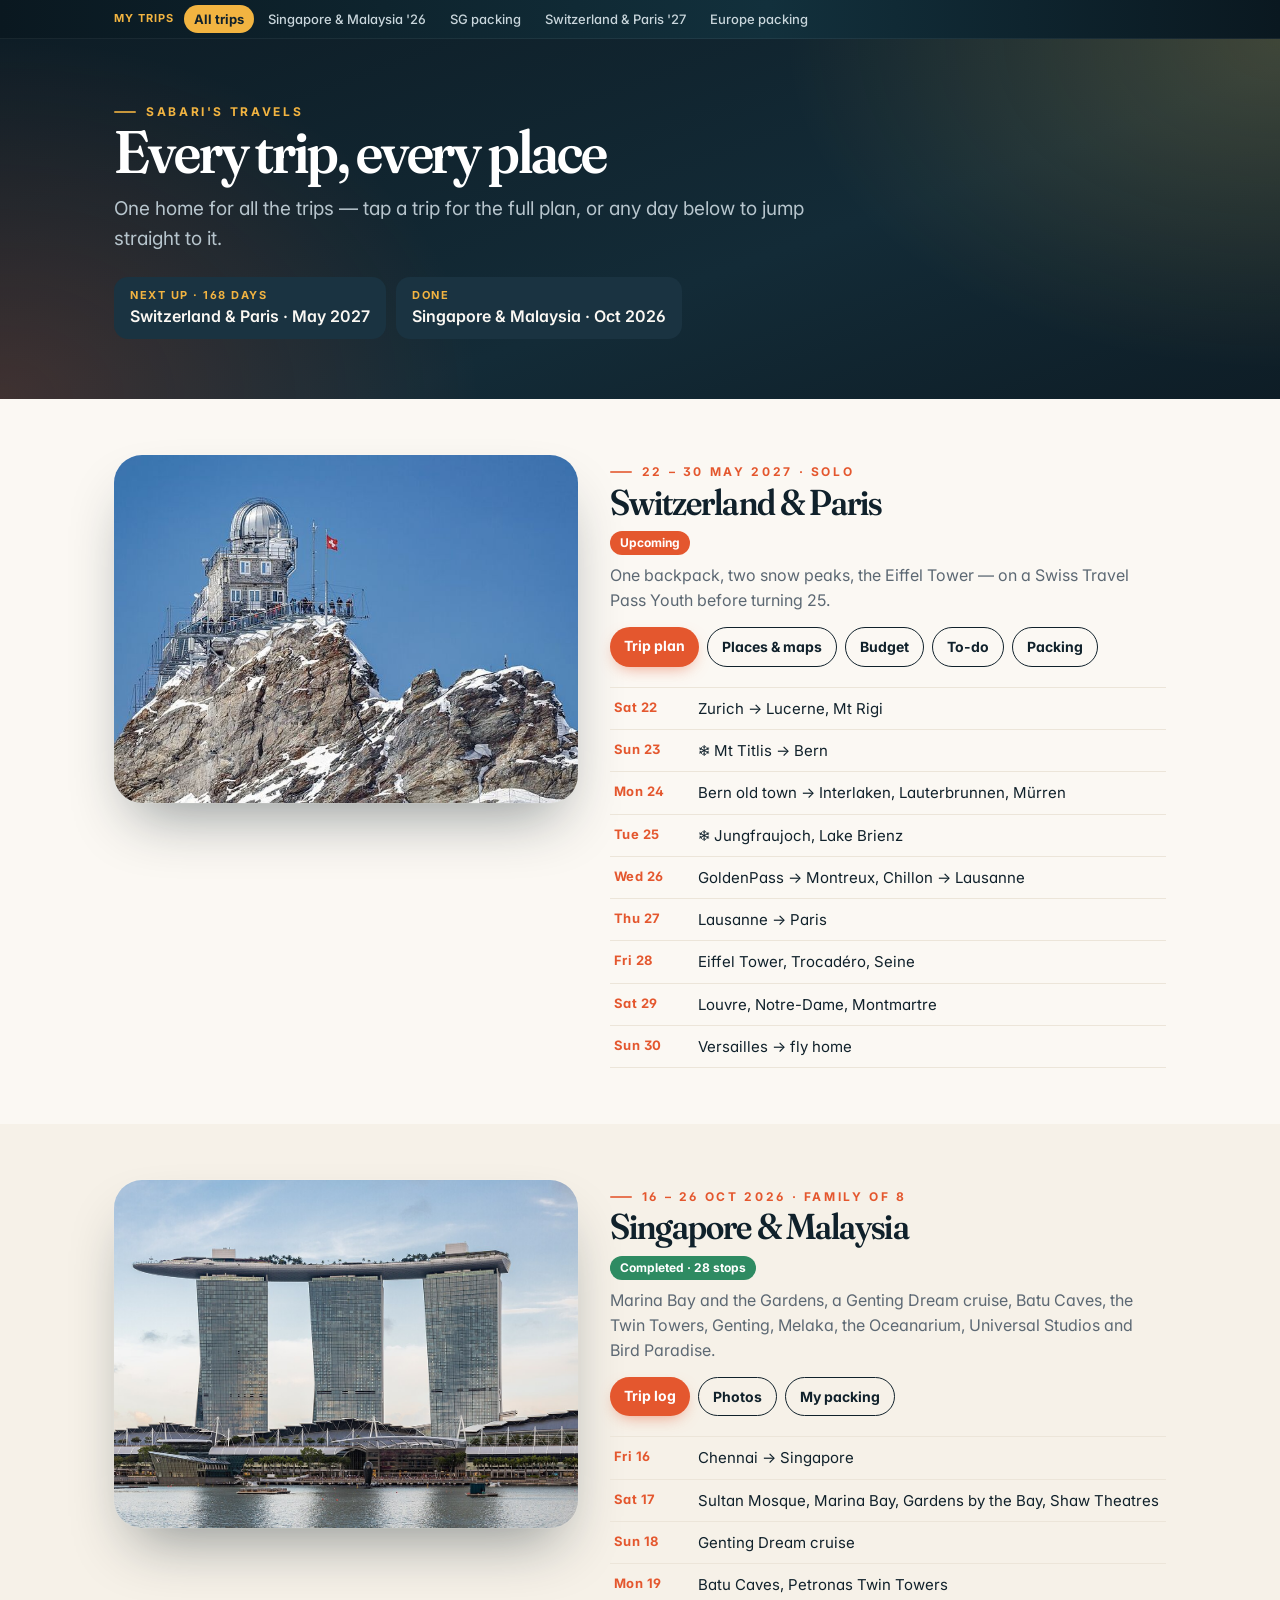
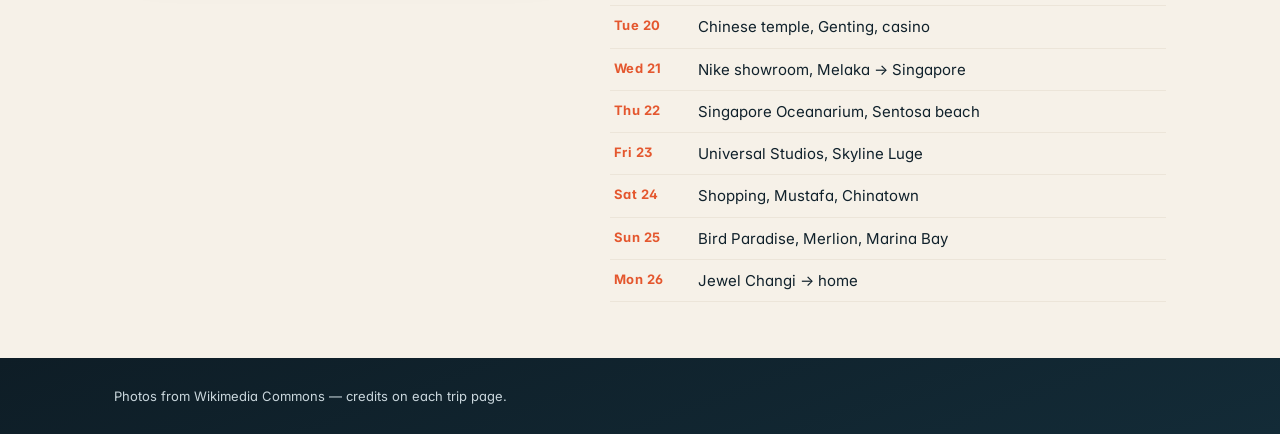
<file: trips.html>
<!DOCTYPE html><html lang="en"><head><meta charset="utf-8"><meta name="viewport" content="width=device-width,initial-scale=1">
<title>Sabari's Trips</title>
<meta name="description" content="Every trip and every place: Singapore & Malaysia 2026, Switzerland & Paris 2027.">
<link rel="stylesheet" href="https://fonts.googleapis.com/css2?family=Fraunces:opsz,wght,SOFT@9..144,400..700,0..100&family=Inter:wght@400;500;600;700&display=swap">
<style>
:root{--dark:#0F2A3C;--light:#F6EFE3;--coral:#E2714A;--gold:#D9A441;--mute:#4A5A66;--pale:#C9D6DC;--panel:#1C4258;--line:#E3D9C8;--stripe:#F3EBDD;--green:#3E8E6A}
*{box-sizing:border-box;margin:0}
html{scroll-behavior:smooth;scroll-padding-top:20px}
body{background:var(--light);color:var(--dark);font-family:'Inter',Arial,sans-serif;font-size:16px;line-height:1.55}
a{color:var(--coral)}
h1,h2,h3{font-family:'Fraunces',Georgia,serif;font-weight:600;line-height:1.15}
h1{font-size:clamp(38px,6vw,60px)} h2{font-size:clamp(26px,3.4vw,36px)}
.wrap{max-width:1100px;margin:0 auto;padding:0 24px}
.eyebrow{font-size:13px;letter-spacing:3px;color:var(--coral);font-weight:700;text-transform:uppercase}
.mute{color:var(--mute)}
.tripbar{background:#081822;font-size:13px}
.tripbar .wrap{display:flex;gap:4px;align-items:center;height:36px;overflow-x:auto;white-space:nowrap;scrollbar-width:none}
.tripbar span{color:var(--gold);font-weight:700;letter-spacing:1px;text-transform:uppercase;font-size:11px;margin-right:6px}
.tripbar a{color:var(--pale);text-decoration:none;padding:4px 10px;border-radius:999px}
.tripbar a:hover,.tripbar a.on{background:var(--panel);color:var(--light)}
.hero{background:var(--dark);color:var(--light);padding:56px 0 60px}
.hero p.lead{font-size:19px;color:var(--pale);margin-top:12px;max-width:720px}
.jump{display:flex;flex-wrap:wrap;gap:10px;margin-top:24px}
.jump a{background:var(--panel);color:var(--light);text-decoration:none;padding:10px 16px;border-radius:14px;font-weight:600}
.jump a small{display:block;color:var(--gold);font-weight:700;font-size:11px;letter-spacing:1.5px;text-transform:uppercase}
section{padding:56px 0}
section.alt{background:var(--stripe)}
.trip{display:grid;grid-template-columns:1fr 1.2fr;gap:32px;align-items:start}
.trip img{width:100%;aspect-ratio:4/3;object-fit:cover;border-radius:20px;display:block;background:var(--panel)}
.status{display:inline-block;font-size:12px;font-weight:700;padding:3px 10px;border-radius:999px;color:#fff;margin:8px 0}
.status.done{background:var(--green)} .status.next{background:var(--coral)}
.btns{display:flex;flex-wrap:wrap;gap:8px;margin:14px 0 20px}
.btns a{text-decoration:none;font-weight:700;font-size:14px;padding:8px 14px;border-radius:999px;border:1px solid var(--dark);color:var(--dark)}
.btns a.main{background:var(--dark);color:#fff}
.days{list-style:none;padding:0;display:flex;flex-direction:column;border-top:1px solid var(--line)}
.days li{border-bottom:1px solid var(--line)}
.days a{display:grid;grid-template-columns:72px 1fr;gap:12px;padding:9px 4px;text-decoration:none;color:var(--dark)}
.days a:hover{background:#fff}
.days b{font-size:13px;color:var(--coral);letter-spacing:.5px}
.days span{font-size:15px}
footer{background:var(--dark);color:var(--pale);padding:28px 0;font-size:13px}
@media (max-width:900px){.wrap{padding:0 16px}.trip{grid-template-columns:1fr}section{padding:44px 0}}
</style><link rel="stylesheet" href="assets/theme.css">
</head><body>

<div class="tripbar"><div class="wrap"><span>My trips</span><a href="trips.html" class="on">All trips</a><a href="index.html">Singapore &amp; Malaysia '26</a><a href="sabari/index.html">SG packing</a><a href="europe-2027/index.html">Switzerland &amp; Paris '27</a><a href="europe-2027/packing.html">Europe packing</a></div></div>

<section class="hero"><div class="wrap">
<p class="eyebrow" style="color:var(--gold)">Sabari's travels</p>
<h1>Every trip, every place</h1>
<p class="lead">One home for all the trips — tap a trip for the full plan, or any day below to jump straight to it.</p>
<div class="jump">
<a href="#europe"><small>Next up · <span id="cd">—</span> days</small>Switzerland &amp; Paris · May 2027</a>
<a href="#sg"><small>Done</small>Singapore &amp; Malaysia · Oct 2026</a>
</div>
</div></section>

<section id="europe"><div class="wrap trip">
<a href="europe-2027/index.html"><img src="europe-2027/images/jungfraujoch.jpg" alt="Jungfraujoch in the snow" loading="lazy"></a>
<div>
<p class="eyebrow">22 – 30 May 2027 · solo</p>
<h2>Switzerland &amp; Paris</h2>
<span class="status next">Upcoming</span>
<p class="mute">One backpack, two snow peaks, the Eiffel Tower — on a Swiss Travel Pass Youth before turning 25.</p>
<div class="btns"><a class="main" href="europe-2027/index.html">Trip plan</a><a href="europe-2027/index.html#places">Places &amp; maps</a><a href="europe-2027/index.html#budget">Budget</a><a href="europe-2027/index.html#todo">To-do</a><a href="europe-2027/packing.html">Packing</a></div>
<ul class="days">
<li><a href="europe-2027/index.html#d22"><b>Sat 22</b><span>Zurich → Lucerne, Mt Rigi</span></a></li>
<li><a href="europe-2027/index.html#d23"><b>Sun 23</b><span>❄ Mt Titlis → Bern</span></a></li>
<li><a href="europe-2027/index.html#d24"><b>Mon 24</b><span>Bern old town → Interlaken, Lauterbrunnen, Mürren</span></a></li>
<li><a href="europe-2027/index.html#d25"><b>Tue 25</b><span>❄ Jungfraujoch, Lake Brienz</span></a></li>
<li><a href="europe-2027/index.html#d26"><b>Wed 26</b><span>GoldenPass → Montreux, Chillon → Lausanne</span></a></li>
<li><a href="europe-2027/index.html#d27"><b>Thu 27</b><span>Lausanne → Paris</span></a></li>
<li><a href="europe-2027/index.html#d28"><b>Fri 28</b><span>Eiffel Tower, Trocadéro, Seine</span></a></li>
<li><a href="europe-2027/index.html#d29"><b>Sat 29</b><span>Louvre, Notre-Dame, Montmartre</span></a></li>
<li><a href="europe-2027/index.html#d30"><b>Sun 30</b><span>Versailles → fly home</span></a></li>
</ul>
</div>
</div></section>

<section class="alt" id="sg"><div class="wrap trip">
<a href="index.html"><img src="images/marina-bay-sands.jpg" alt="Marina Bay Sands" loading="lazy"></a>
<div>
<p class="eyebrow">16 – 26 Oct 2026 · family of 8</p>
<h2>Singapore &amp; Malaysia</h2>
<span class="status done">Completed · 28 stops</span>
<p class="mute">Marina Bay and the Gardens, a Genting Dream cruise, Batu Caves, the Twin Towers, Genting, Melaka, the Oceanarium, Universal Studios and Bird Paradise.</p>
<div class="btns"><a class="main" href="index.html">Trip log</a><a href="index.html#see">Photos</a><a href="sabari/index.html">My packing</a></div>
<ul class="days">
<li><a href="index.html#d16"><b>Fri 16</b><span>Chennai → Singapore</span></a></li>
<li><a href="index.html#d17"><b>Sat 17</b><span>Sultan Mosque, Marina Bay, Gardens by the Bay, Shaw Theatres</span></a></li>
<li><a href="index.html#d18"><b>Sun 18</b><span>Genting Dream cruise</span></a></li>
<li><a href="index.html#d19"><b>Mon 19</b><span>Batu Caves, Petronas Twin Towers</span></a></li>
<li><a href="index.html#d20"><b>Tue 20</b><span>Chinese temple, Genting, casino</span></a></li>
<li><a href="index.html#d21"><b>Wed 21</b><span>Nike showroom, Melaka → Singapore</span></a></li>
<li><a href="index.html#d22"><b>Thu 22</b><span>Singapore Oceanarium, Sentosa beach</span></a></li>
<li><a href="index.html#d23"><b>Fri 23</b><span>Universal Studios, Skyline Luge</span></a></li>
<li><a href="index.html#d24"><b>Sat 24</b><span>Shopping, Mustafa, Chinatown</span></a></li>
<li><a href="index.html#d25"><b>Sun 25</b><span>Bird Paradise, Merlion, Marina Bay</span></a></li>
<li><a href="index.html#d26"><b>Mon 26</b><span>Jewel Changi → home</span></a></li>
</ul>
</div>
</div></section>

<footer><div class="wrap">Photos from Wikimedia Commons — credits on each trip page.</div></footer>
<script>
const left=Math.ceil((new Date('2027-05-22T00:00:00+02:00')-new Date())/864e5);
document.getElementById('cd').textContent=left>0?left:'0';
</script>
</body></html>
</file>
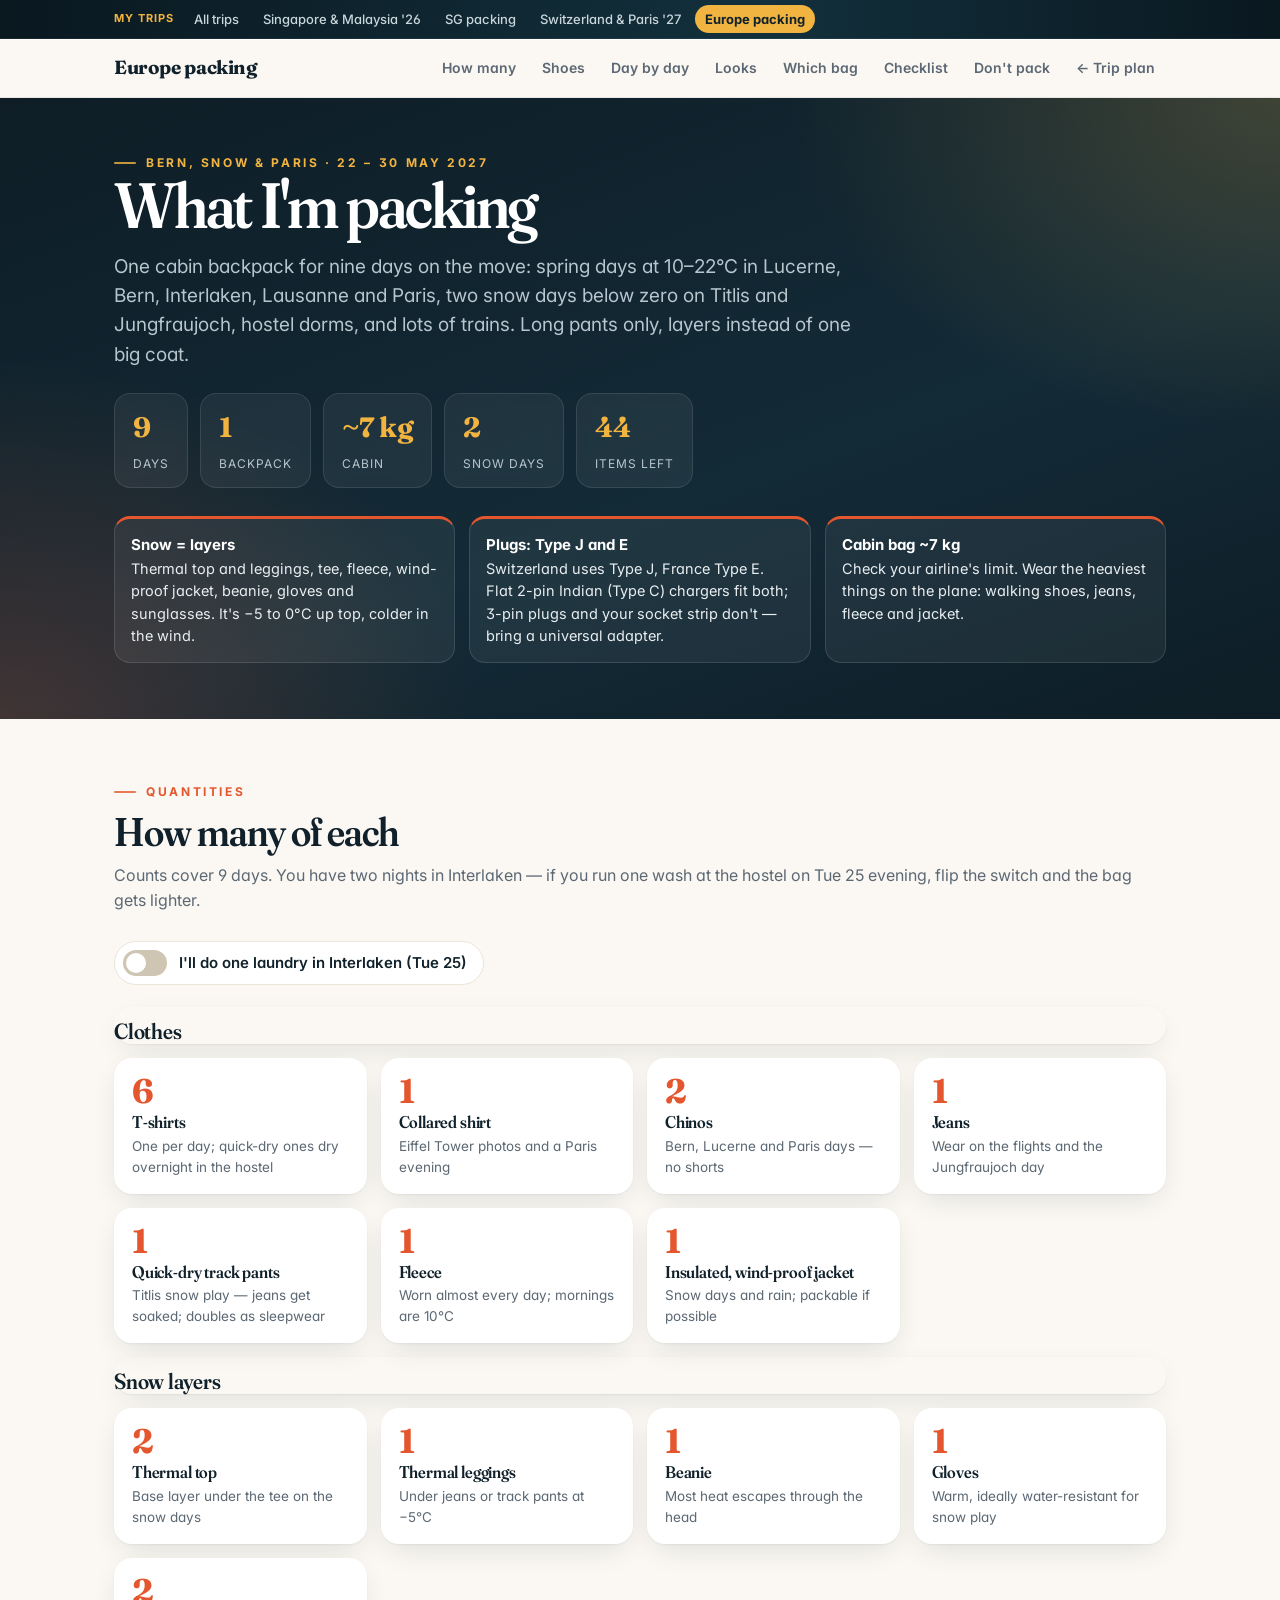
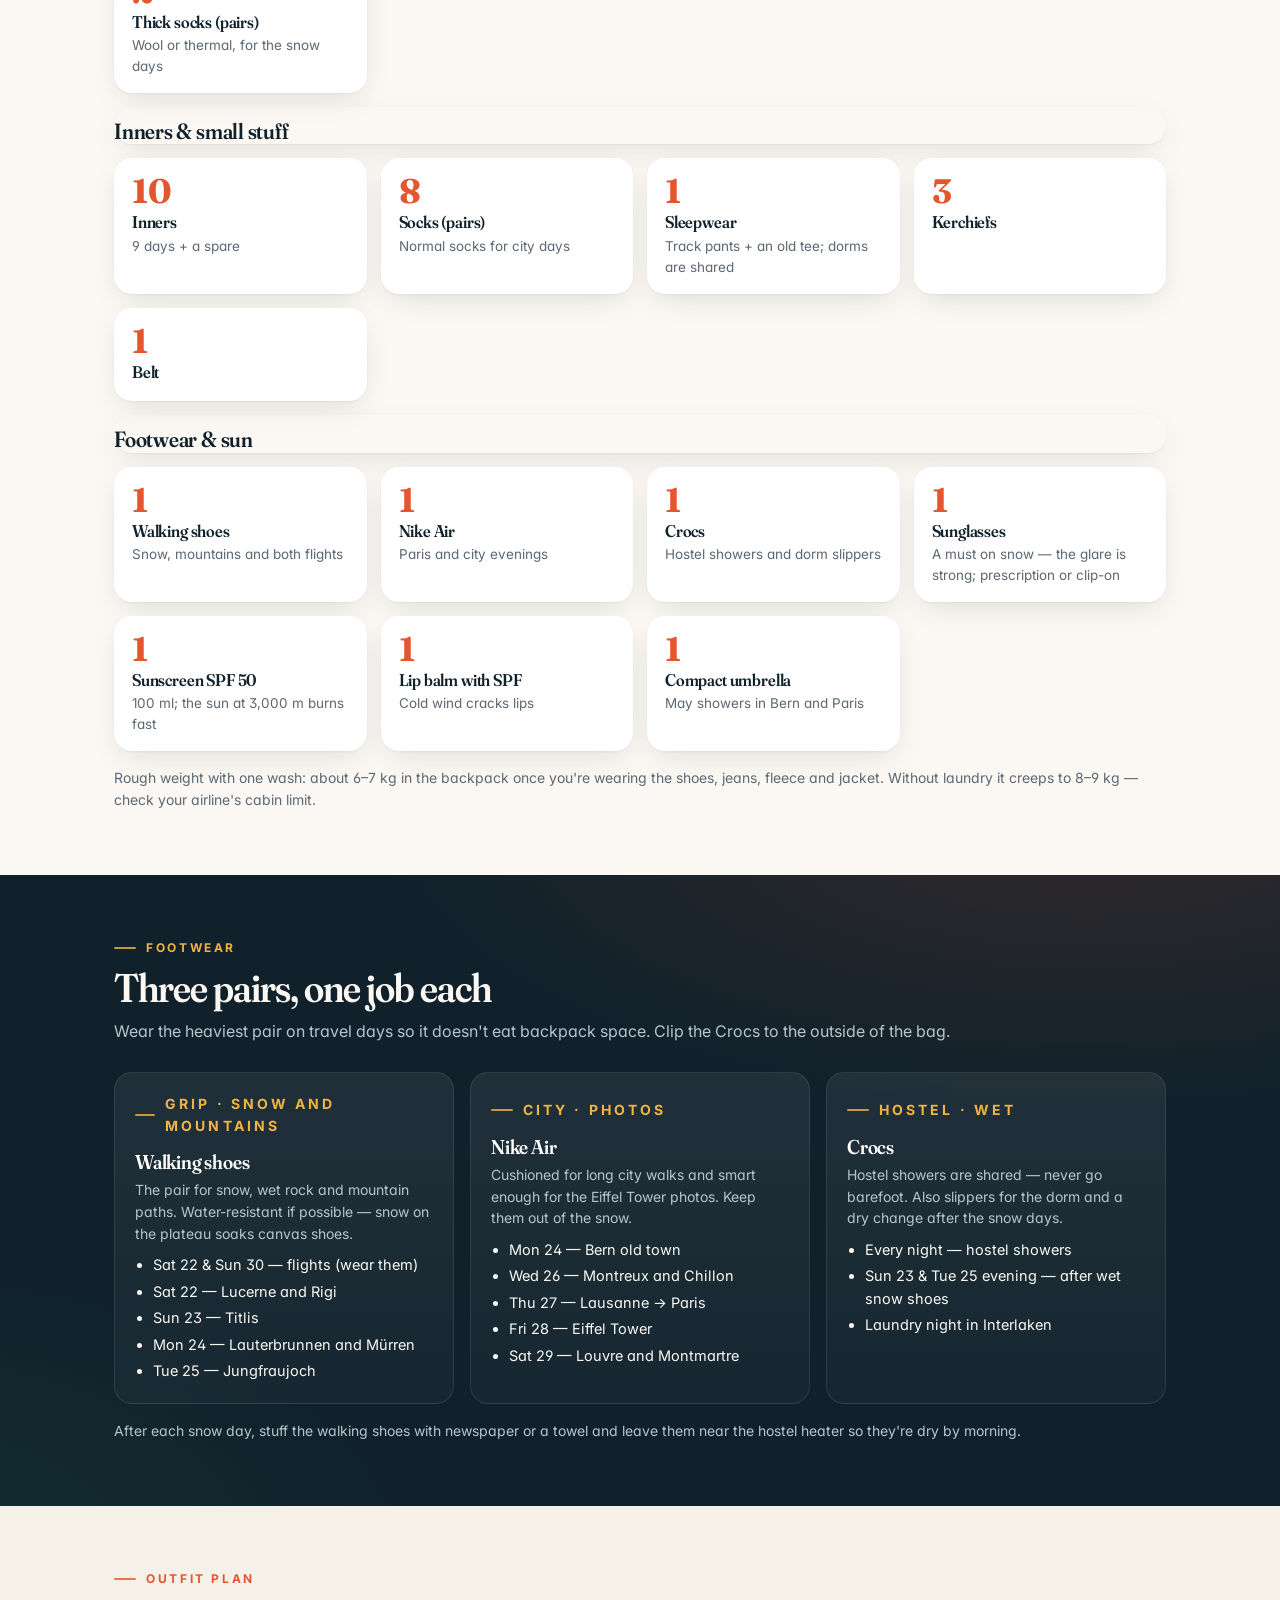
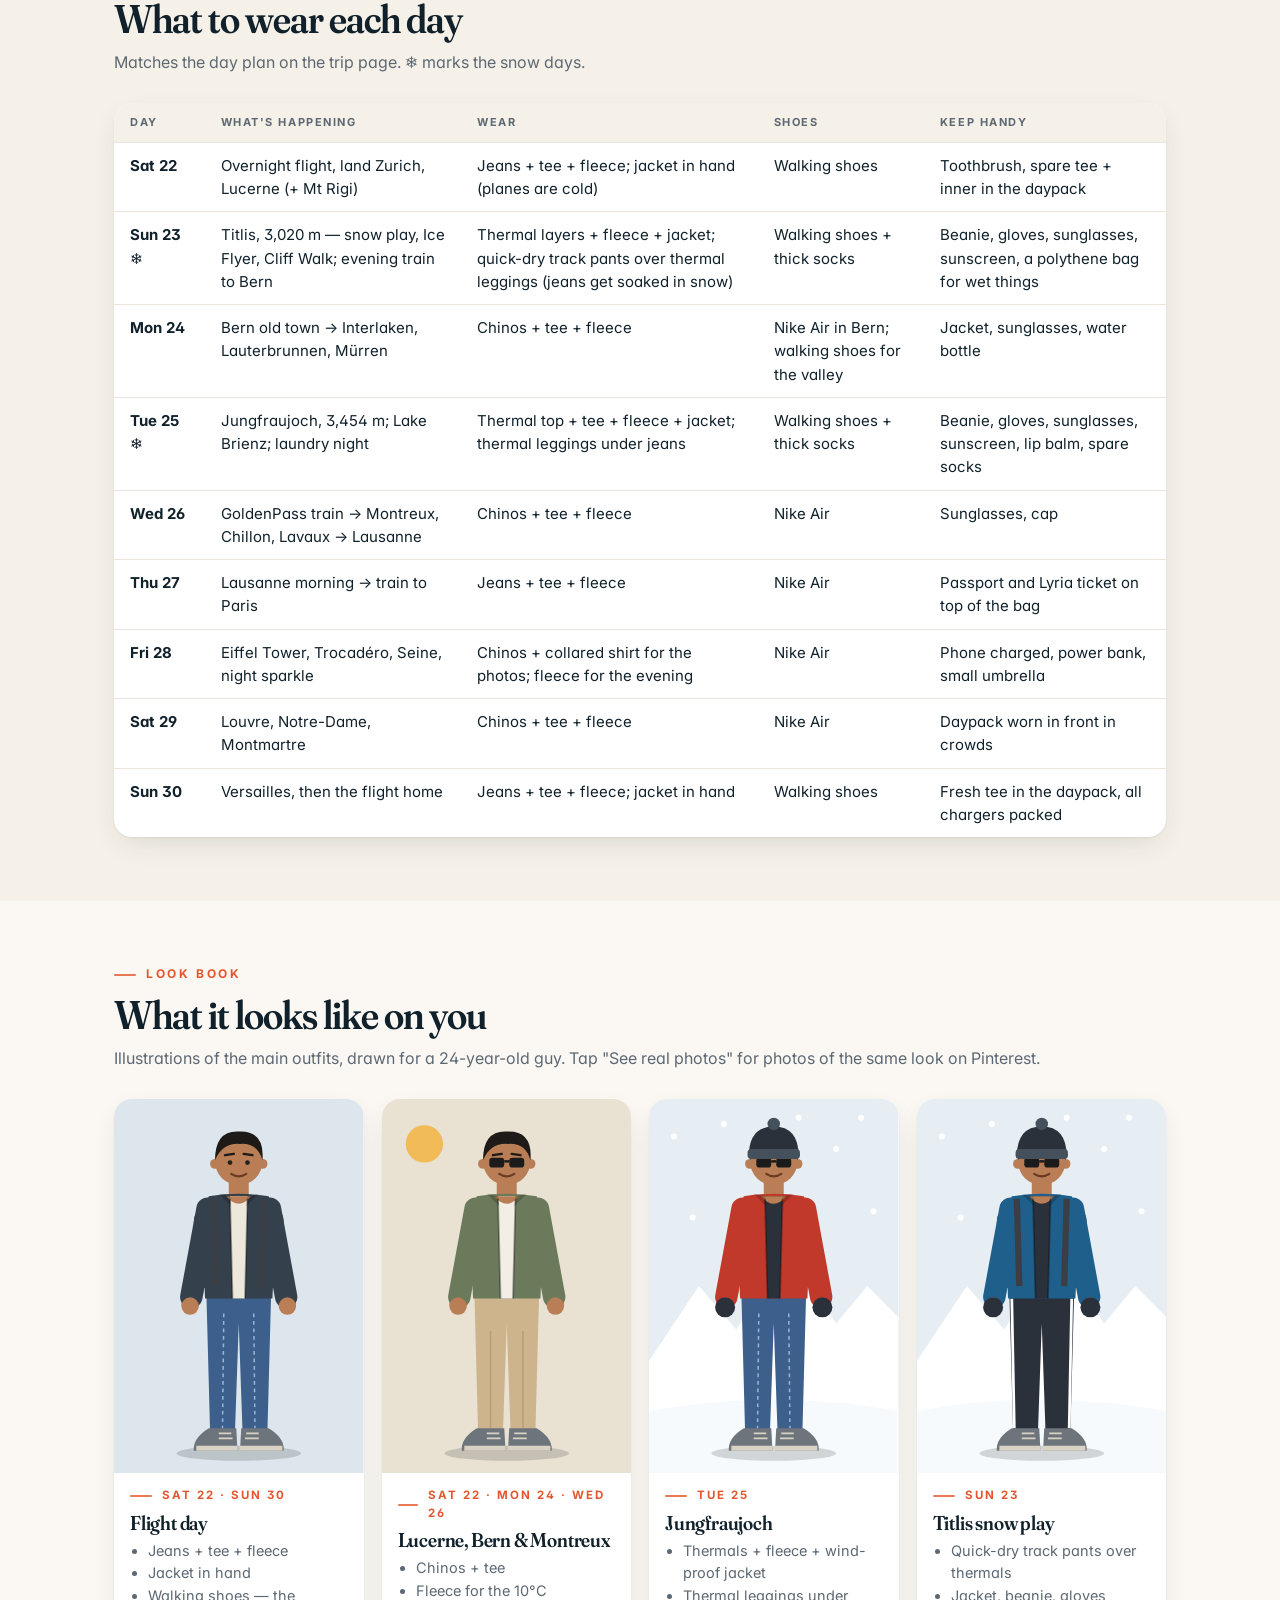
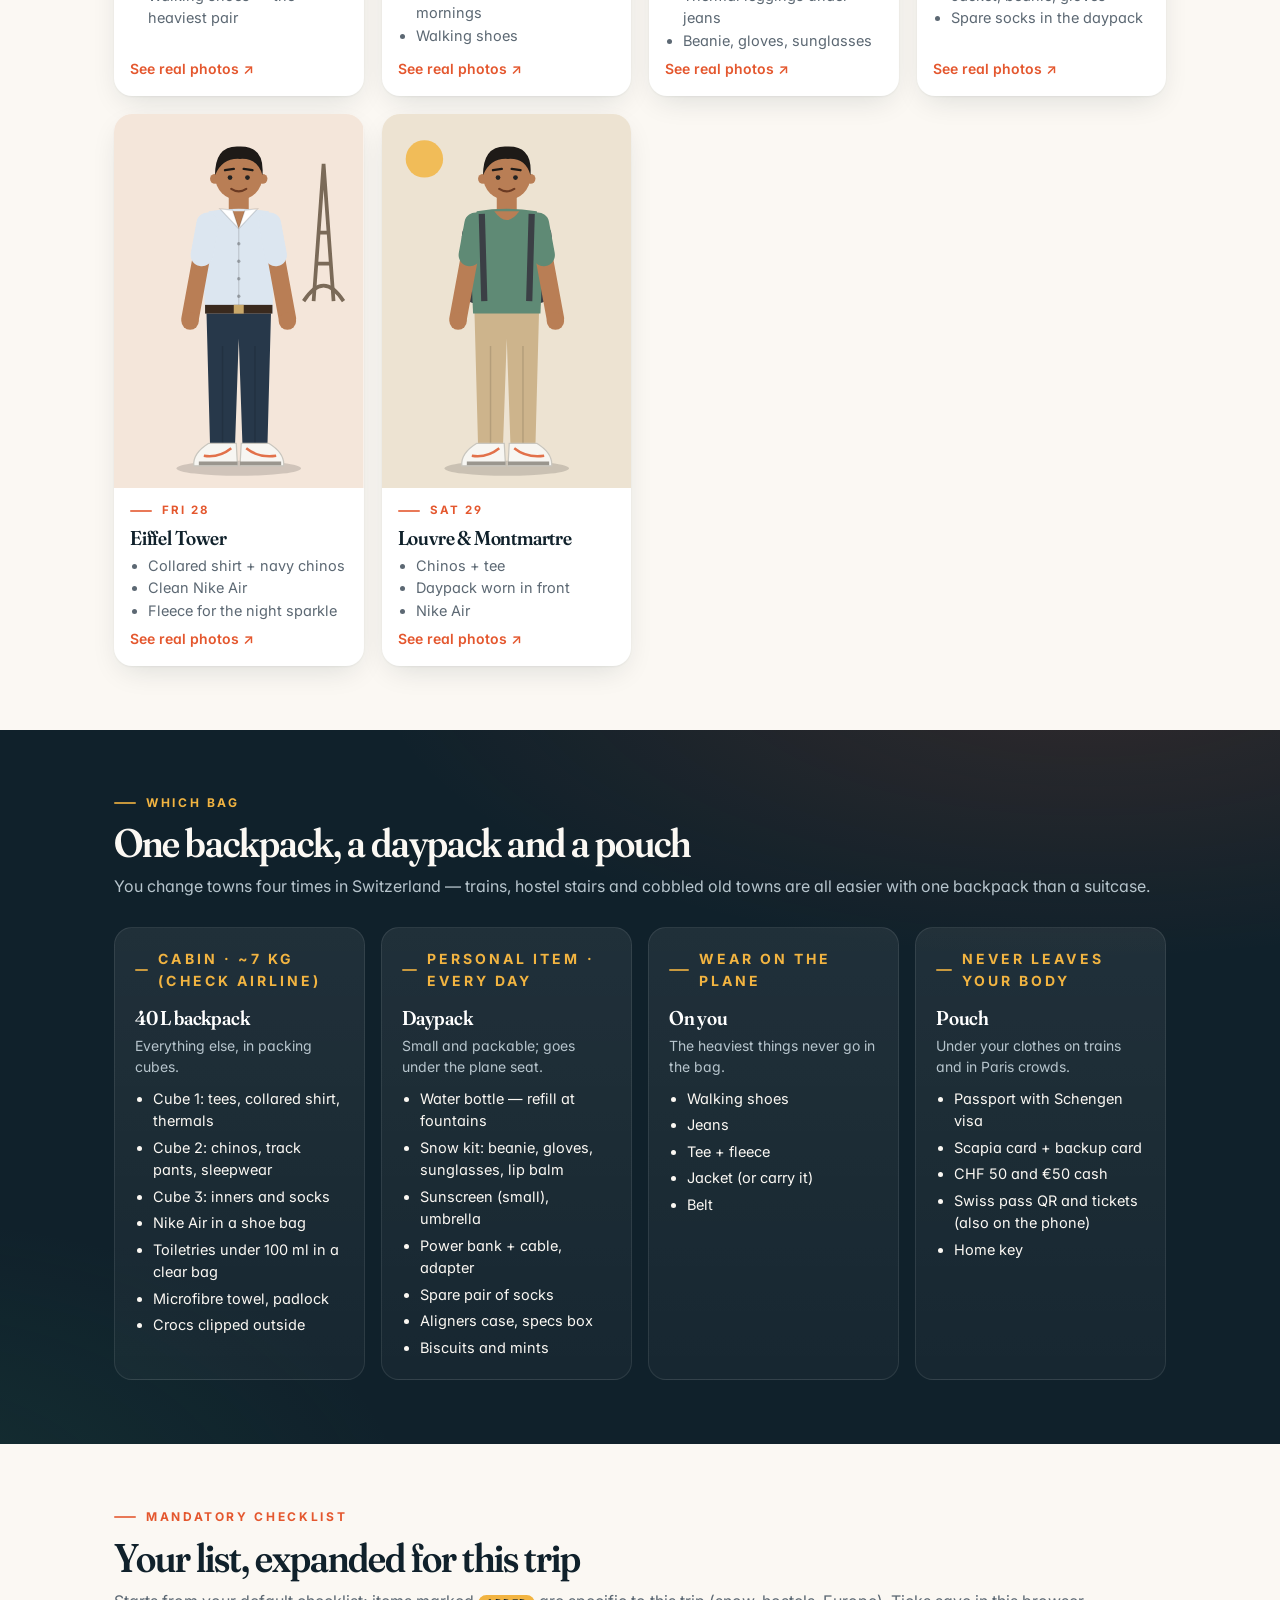
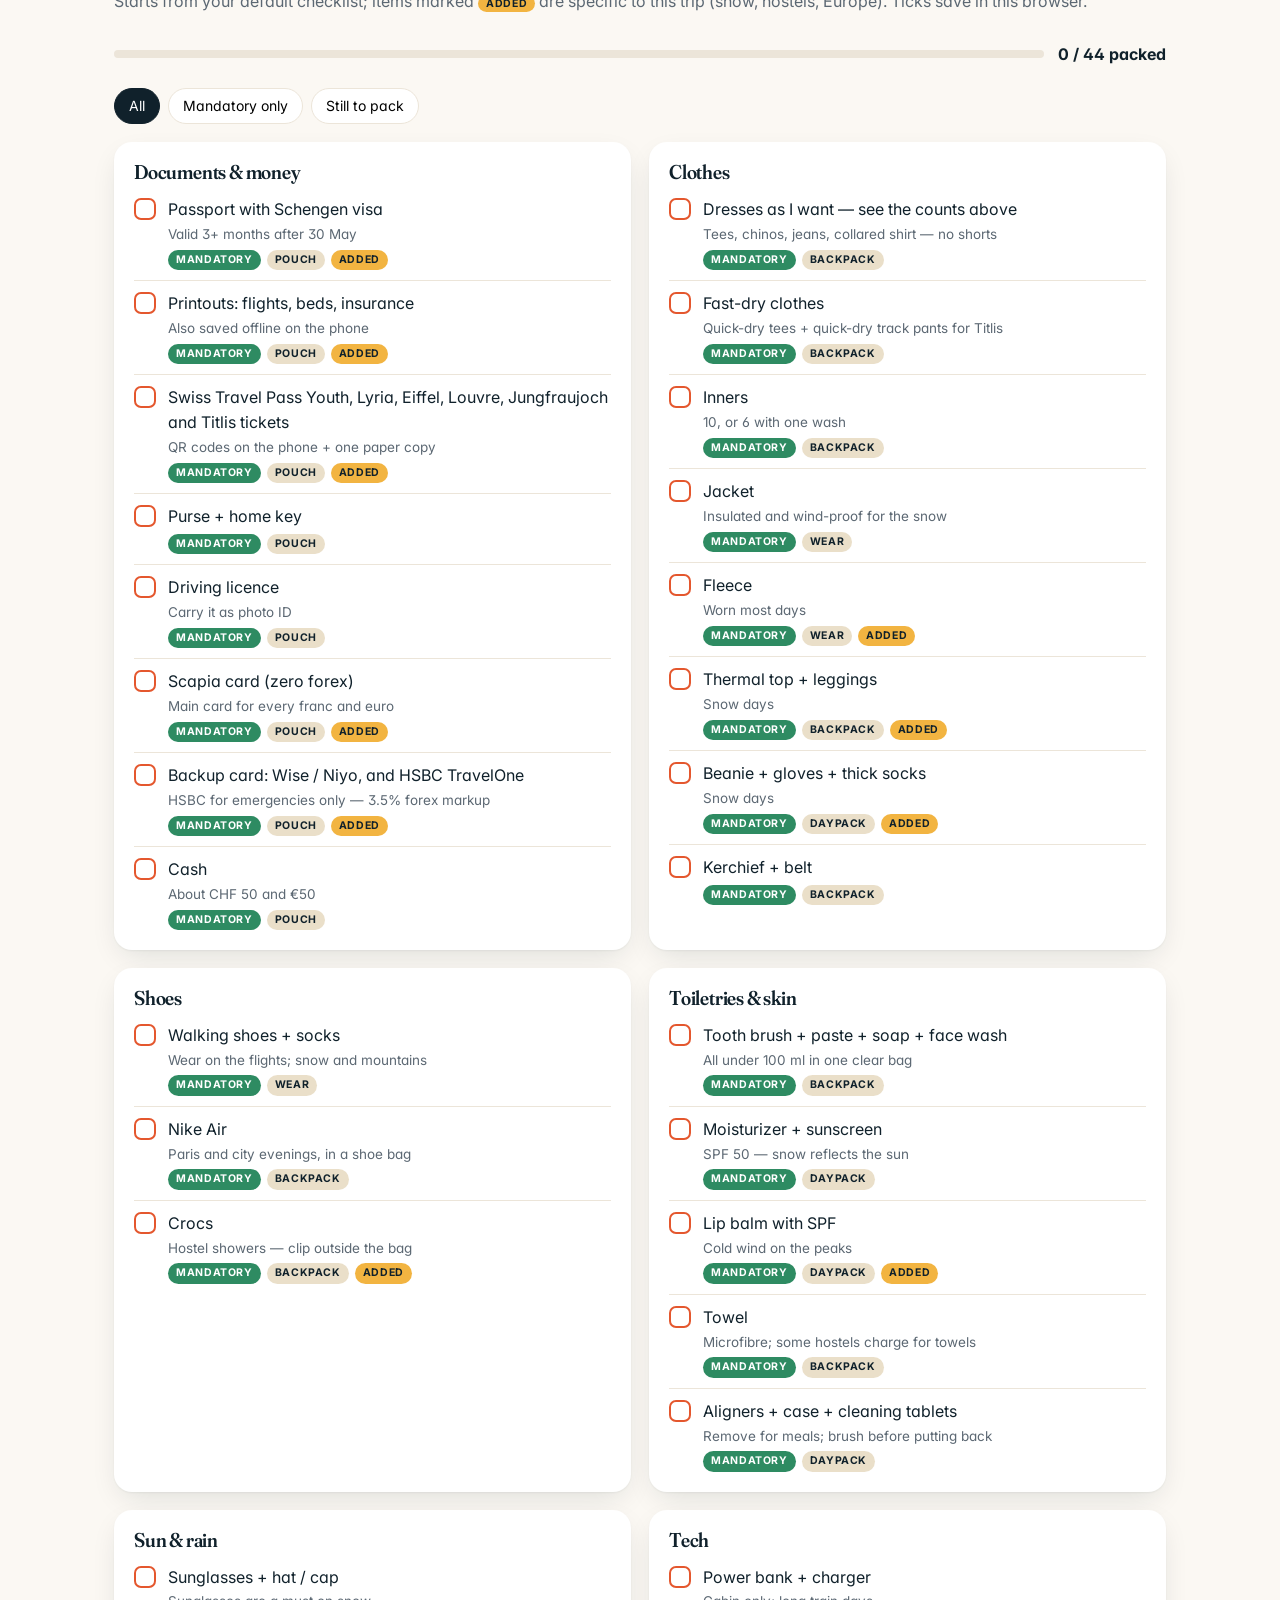
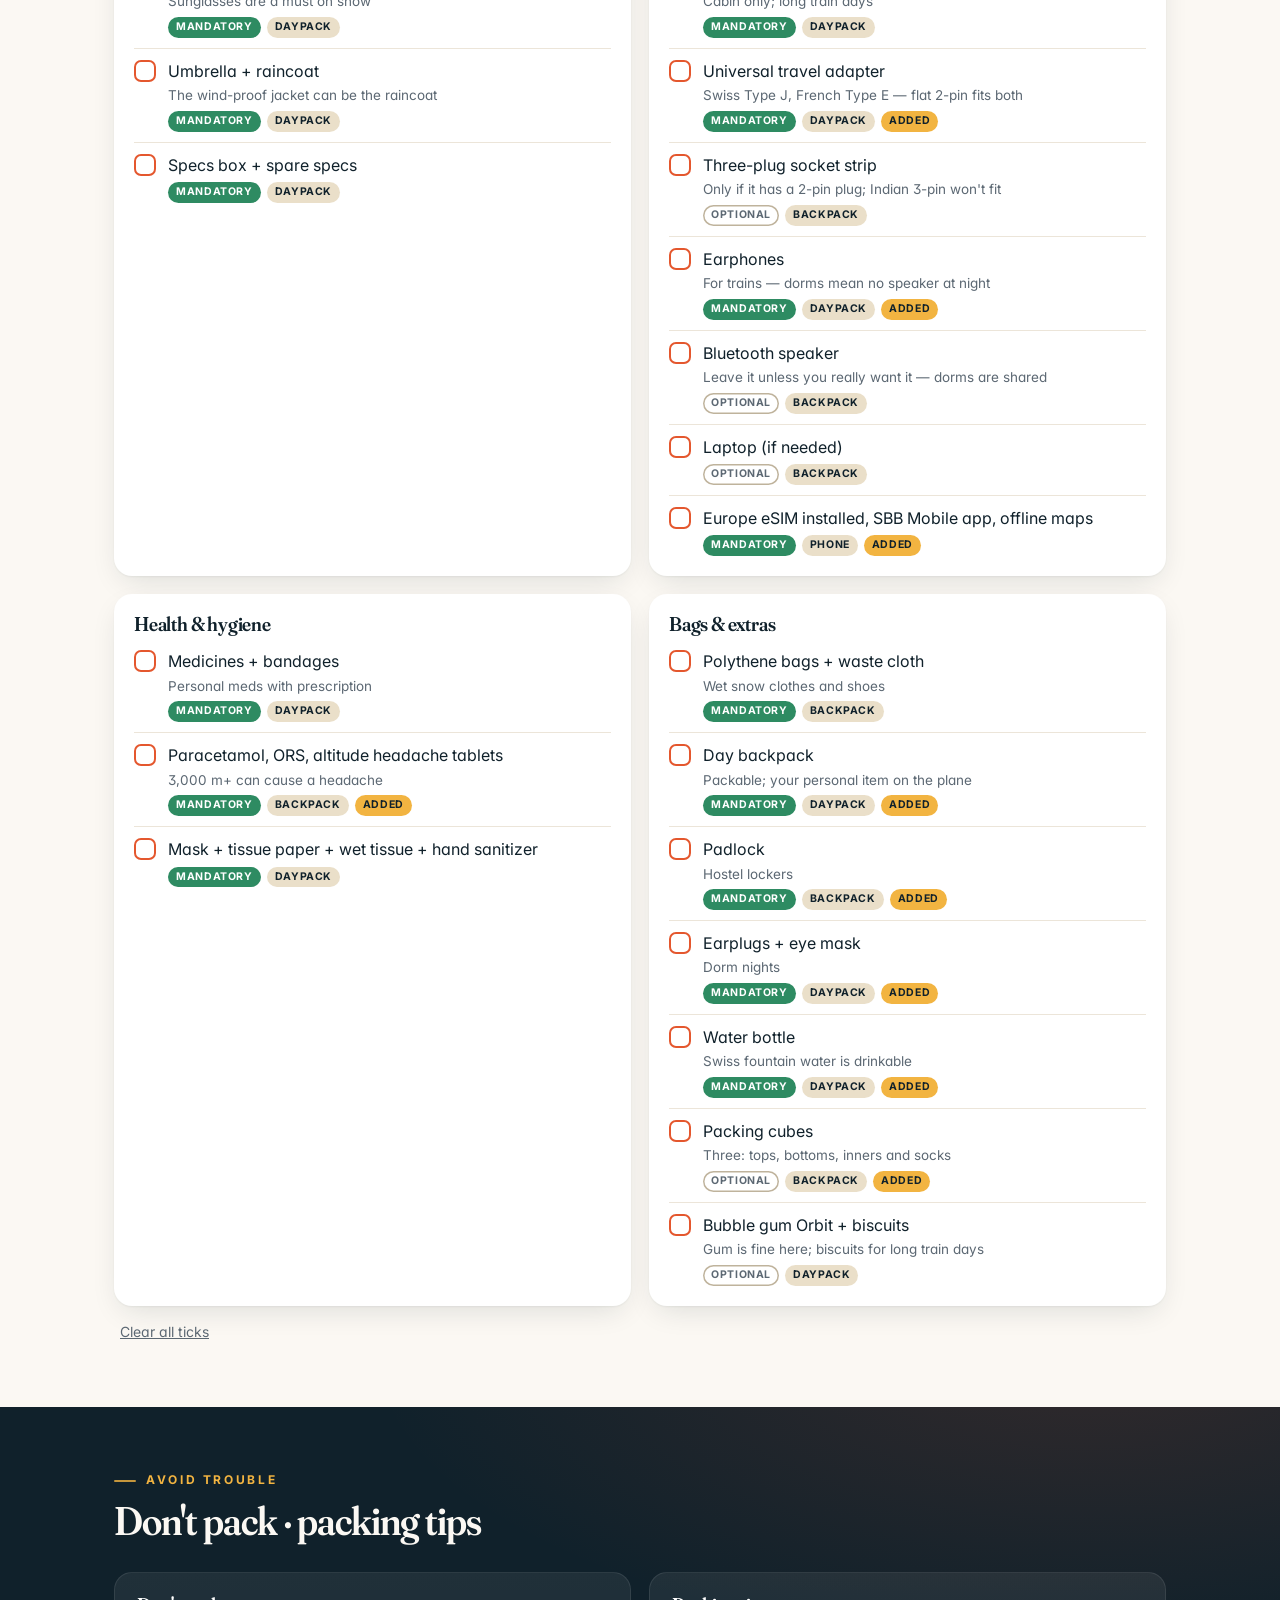
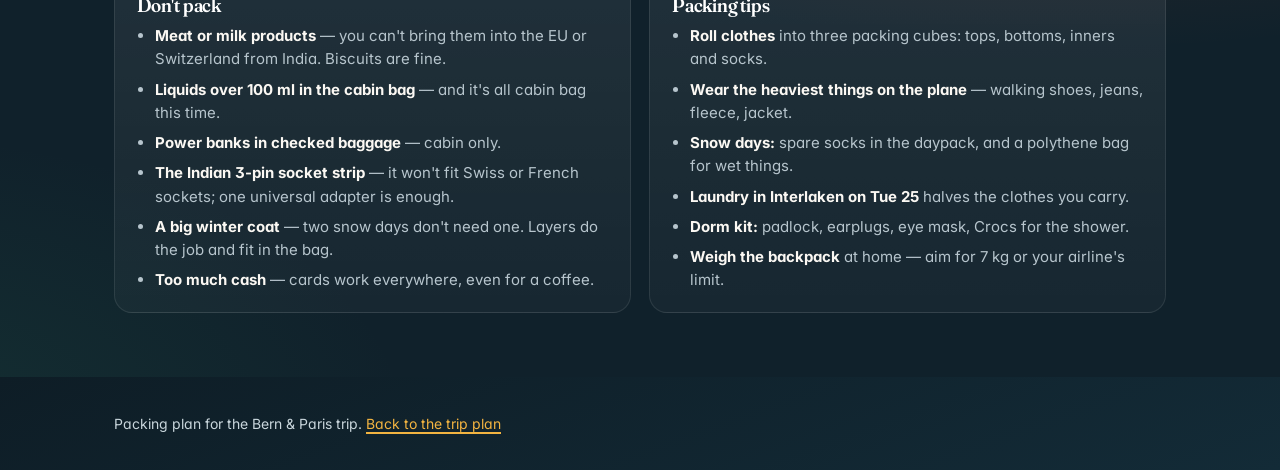
<file: europe-2027/packing.html>
<!DOCTYPE html><html lang="en"><head><meta charset="utf-8"><meta name="viewport" content="width=device-width,initial-scale=1">
<title>Europe Packing Plan</title>
<meta name="description" content="Compact packing plan for the Bern, snow peaks and Paris solo trip, 22–30 May 2027.">
<link rel="stylesheet" href="https://fonts.googleapis.com/css2?family=Fraunces:opsz,wght,SOFT@9..144,400..700,0..100&family=Inter:wght@400;500;600;700&display=swap">
<style>
:root{--dark:#0F2A3C;--light:#F6EFE3;--coral:#E2714A;--gold:#D9A441;--mute:#4A5A66;--pale:#C9D6DC;--panel:#1C4258;--line:#E3D9C8;--stripe:#F3EBDD;--green:#3E8E6A;--red:#B8432A}
*{box-sizing:border-box;margin:0}
html{scroll-behavior:smooth;scroll-padding-top:72px}
body{background:var(--light);color:var(--dark);font-family:'Inter',Arial,sans-serif;font-size:16px;line-height:1.55}
a{color:var(--coral)}
h1,h2,h3{font-family:'Fraunces',Georgia,serif;font-weight:600;line-height:1.15}
h1{font-size:clamp(38px,6vw,64px)} h2{font-size:clamp(28px,3.6vw,40px)} h3{font-size:20px}
.wrap{max-width:1100px;margin:0 auto;padding:0 24px}
.eyebrow{font-size:13px;letter-spacing:3px;color:var(--coral);font-weight:700;text-transform:uppercase}
.mute{color:var(--mute)}
header{position:sticky;top:0;z-index:10;background:rgba(15,42,60,.96);color:var(--light)}
header .wrap{display:flex;align-items:center;gap:16px;height:58px}
.brand{font-family:'Fraunces',Georgia,serif;font-size:19px;color:var(--light);text-decoration:none;white-space:nowrap}
nav{display:flex;gap:4px;overflow-x:auto;scrollbar-width:none;margin-left:auto}
nav::-webkit-scrollbar{display:none}
nav a{color:var(--pale);text-decoration:none;font-size:14px;padding:7px 11px;border-radius:999px;white-space:nowrap}
nav a:hover{background:var(--panel);color:var(--light)}
section{padding:64px 0}
section.dark{background:var(--dark);color:var(--light)} section.dark .mute{color:var(--pale)}
section.alt{background:var(--stripe)}
.head{display:flex;flex-direction:column;gap:8px;margin-bottom:28px}
.hero{padding:48px 0 56px}
.hero p.lead{font-size:19px;color:var(--pale);max-width:760px;margin-top:14px}
.stats{display:flex;flex-wrap:wrap;gap:12px;margin-top:24px}
.stats div{background:var(--panel);border-radius:14px;padding:12px 18px}
.stats b{display:block;font-family:'Fraunces',Georgia,serif;font-size:28px;color:var(--gold)}
.stats span{font-size:12px;letter-spacing:1px;text-transform:uppercase;color:var(--pale)}
.alert{display:grid;grid-template-columns:repeat(3,1fr);gap:14px;margin-top:28px}
.alert div{background:var(--coral);color:#fff;border-radius:14px;padding:14px 16px;font-size:14.5px}
.alert b{display:block;font-size:15px;margin-bottom:2px}
/* toggle */
.switch{display:inline-flex;align-items:center;gap:12px;background:#fff;border:1px solid var(--line);border-radius:999px;padding:8px 16px 8px 8px;cursor:pointer;font-weight:600;font-size:15px;user-select:none}
.switch input{appearance:none;width:44px;height:26px;border-radius:999px;background:#CFC5B3;position:relative;cursor:pointer;transition:.2s}
.switch input::after{content:"";position:absolute;top:3px;left:3px;width:20px;height:20px;border-radius:50%;background:#fff;transition:.2s}
.switch input:checked{background:var(--green)} .switch input:checked::after{left:21px}
/* quantity cards */
.qty{display:grid;grid-template-columns:repeat(4,1fr);gap:14px;margin-top:22px}
.q{background:#fff;border:1px solid var(--line);border-radius:16px;padding:16px 18px;display:flex;flex-direction:column;gap:4px}
.q b{font-family:'Fraunces',Georgia,serif;font-size:34px;line-height:1;color:var(--coral)}
.q h3{font-size:17px}
.q small{color:var(--mute);font-size:13.5px}
.q.group-title{grid-column:1/-1;background:none;border:0;padding:12px 0 0}
.q.group-title h3{font-size:22px}
/* tables */
.table{overflow-x:auto;border-radius:14px;background:#fff;box-shadow:0 0 0 1px var(--line)}
table{width:100%;border-collapse:collapse}
th{background:var(--dark);color:var(--light);text-align:left;padding:11px 16px;font-size:12px;letter-spacing:2px;text-transform:uppercase}
td{padding:11px 16px;border-top:1px solid var(--line);vertical-align:top;font-size:15px}
tr:nth-child(odd) td{background:var(--stripe)}
td b{white-space:nowrap}
/* looks */
.looks{display:grid;grid-template-columns:repeat(auto-fill,minmax(230px,1fr));gap:18px}
.look{background:#fff;border:1px solid var(--line);border-radius:18px;overflow:hidden;display:flex;flex-direction:column}
.look svg{display:block;width:100%;height:auto}
.look div{padding:14px 16px 16px;display:flex;flex-direction:column;gap:6px;flex:1}
.look .eyebrow{font-size:11.5px;letter-spacing:2px}
.look ul{padding-left:18px;font-size:14.5px;color:var(--mute)}
.look a{margin-top:auto;font-size:14px;font-weight:600;text-decoration:none}
/* bags */
.bags{display:grid;grid-template-columns:repeat(4,1fr);gap:16px}
.bag{background:var(--panel);border-radius:18px;padding:20px}
.bag .eyebrow{color:var(--gold)}
.bag h3{margin:4px 0 6px}
.bag p{color:var(--pale);font-size:14px;margin-bottom:10px}
.bag ul{padding-left:18px;color:var(--light);font-size:14.5px;display:flex;flex-direction:column;gap:4px}
/* checklist */
.progress{display:flex;align-items:center;gap:14px;margin-bottom:22px}
.bar{flex:1;height:10px;background:var(--line);border-radius:999px;overflow:hidden}
.bar i{display:block;height:100%;width:0;background:var(--green);transition:width .3s}
.groups{display:grid;grid-template-columns:repeat(2,1fr);gap:18px}
.group{background:#fff;border:1px solid var(--line);border-radius:18px;padding:18px 20px 10px}
.group h3{margin-bottom:4px}
.todo{list-style:none;padding:0}
.todo li{border-top:1px solid var(--line)} .todo li:first-child{border-top:0}
.todo label{display:flex;gap:12px;align-items:flex-start;padding:10px 0;cursor:pointer}
.todo input{appearance:none;flex:none;width:22px;height:22px;margin-top:1px;border:2px solid var(--coral);border-radius:6px;cursor:pointer;display:grid;place-content:center}
.todo input:checked{background:var(--coral)}
.todo input:checked::after{content:"✓";color:#fff;font-weight:700;font-size:14px}
.todo .t{display:flex;flex-direction:column;gap:2px;flex:1}
.todo .t small{color:var(--mute);font-size:13.5px}
.todo li.done .t>span{text-decoration:line-through;opacity:.5}
.tags{display:flex;gap:6px;flex-wrap:wrap;margin-top:3px}
.tag{font-size:10.5px;font-weight:700;letter-spacing:1px;text-transform:uppercase;padding:2px 8px;border-radius:999px;white-space:nowrap}
.tag.must{background:var(--green);color:#fff}
.tag.opt{color:var(--mute);box-shadow:inset 0 0 0 1.5px #BFB39C}
.tag.bag{background:#EADFC9;color:var(--dark)}
.tag.new{background:var(--gold);color:var(--dark)}
.filters{display:flex;gap:8px;flex-wrap:wrap;margin-bottom:18px}
.filters button{font:inherit;font-size:14px;border:1px solid var(--line);background:#fff;border-radius:999px;padding:6px 14px;cursor:pointer}
.filters button.on{background:var(--dark);color:#fff;border-color:var(--dark)}
.reset{margin-top:14px;background:none;border:0;color:var(--mute);font:inherit;font-size:14px;text-decoration:underline;cursor:pointer}
/* don't + tips */
.two{display:grid;grid-template-columns:1fr 1fr;gap:18px}
.card{background:var(--panel);border-radius:18px;padding:20px 22px}
.card ul{padding-left:18px;display:flex;flex-direction:column;gap:7px;color:var(--pale);font-size:15px;margin-top:8px}
.card b{color:var(--light)}
footer{padding:36px 0;font-size:14px;color:var(--mute)}
@media (max-width:900px){
  .wrap{padding:0 16px}
  section{padding:48px 0}
  .qty{grid-template-columns:repeat(2,1fr)}
  .bags,.groups,.two,.alert{grid-template-columns:1fr}
  th,td{padding:9px 10px;font-size:14px}
}
/* trip switcher */
.tripbar{background:#081822;font-size:13px}
.tripbar .wrap{display:flex;gap:4px;align-items:center;height:36px;overflow-x:auto;white-space:nowrap;scrollbar-width:none}
.tripbar span{color:var(--gold);font-weight:700;letter-spacing:1px;text-transform:uppercase;font-size:11px;margin-right:6px}
.tripbar a{color:var(--pale);text-decoration:none;padding:4px 10px;border-radius:999px}
.tripbar a:hover,.tripbar a.on{background:var(--panel);color:var(--light)}
</style><link rel="stylesheet" href="../assets/theme.css">
</head><body>

<div class="tripbar"><div class="wrap"><span>My trips</span><a href="../trips.html">All trips</a><a href="../index.html">Singapore &amp; Malaysia '26</a><a href="../sabari/index.html">SG packing</a><a href="../europe-2027/index.html">Switzerland &amp; Paris '27</a><a href="../europe-2027/packing.html" class="on">Europe packing</a></div></div>
<header><div class="wrap"><a class="brand" href="#top">Europe packing</a>
<nav><a href="#counts">How many</a><a href="#shoes">Shoes</a><a href="#days">Day by day</a><a href="#looks">Looks</a><a href="#bags">Which bag</a><a href="#check">Checklist</a><a href="#dont">Don't pack</a><a href="index.html">← Trip plan</a></nav></div></header>

<section class="dark hero" id="top"><div class="wrap">
<p class="eyebrow" style="color:var(--gold)">Bern, snow &amp; Paris · 22 – 30 May 2027</p>
<h1>What I'm packing</h1>
<p class="lead">One cabin backpack for nine days on the move: spring days at 10–22°C in Lucerne, Bern, Interlaken, Lausanne and Paris, two snow days below zero on Titlis and Jungfraujoch, hostel dorms, and lots of trains. Long pants only, layers instead of one big coat.</p>
<div class="stats"><div><b>9</b><span>days</span></div><div><b>1</b><span>backpack</span></div><div><b>~7 kg</b><span>cabin</span></div><div><b>2</b><span>snow days</span></div><div><b id="left">—</b><span>items left</span></div></div>
<div class="alert">
<div><b>Snow = layers</b>Thermal top and leggings, tee, fleece, wind-proof jacket, beanie, gloves and sunglasses. It's −5 to 0°C up top, colder in the wind.</div>
<div><b>Plugs: Type J and E</b>Switzerland uses Type J, France Type E. Flat 2-pin Indian (Type C) chargers fit both; 3-pin plugs and your socket strip don't — bring a universal adapter.</div>
<div><b>Cabin bag ~7 kg</b>Check your airline's limit. Wear the heaviest things on the plane: walking shoes, jeans, fleece and jacket.</div>
</div>
</div></section>

<section id="counts"><div class="wrap">
<div class="head"><p class="eyebrow">Quantities</p><h2>How many of each</h2><p class="mute">Counts cover 9 days. You have two nights in Interlaken — if you run one wash at the hostel on Tue 25 evening, flip the switch and the bag gets lighter.</p></div>
<label class="switch"><input type="checkbox" id="wash"> I'll do one laundry in Interlaken (Tue 25)</label>
<div class="qty" id="qty"></div>
<p class="mute" style="margin-top:16px;font-size:14px">Rough weight with one wash: about 6–7 kg in the backpack once you're wearing the shoes, jeans, fleece and jacket. Without laundry it creeps to 8–9 kg — check your airline's cabin limit.</p>
</div></section>

<section class="dark" id="shoes"><div class="wrap">
<div class="head"><p class="eyebrow" style="color:var(--gold)">Footwear</p><h2>Three pairs, one job each</h2><p class="mute">Wear the heaviest pair on travel days so it doesn't eat backpack space. Clip the Crocs to the outside of the bag.</p></div>
<div class="bags" style="grid-template-columns:repeat(3,1fr)">
<div class="bag"><p class="eyebrow">Grip · snow and mountains</p><h3>Walking shoes</h3><p>The pair for snow, wet rock and mountain paths. Water-resistant if possible — snow on the plateau soaks canvas shoes.</p><ul><li>Sat 22 &amp; Sun 30 — flights (wear them)</li><li>Sat 22 — Lucerne and Rigi</li><li>Sun 23 — Titlis</li><li>Mon 24 — Lauterbrunnen and Mürren</li><li>Tue 25 — Jungfraujoch</li></ul></div>
<div class="bag"><p class="eyebrow">City · photos</p><h3>Nike Air</h3><p>Cushioned for long city walks and smart enough for the Eiffel Tower photos. Keep them out of the snow.</p><ul><li>Mon 24 — Bern old town</li><li>Wed 26 — Montreux and Chillon</li><li>Thu 27 — Lausanne → Paris</li><li>Fri 28 — Eiffel Tower</li><li>Sat 29 — Louvre and Montmartre</li></ul></div>
<div class="bag"><p class="eyebrow">Hostel · wet</p><h3>Crocs</h3><p>Hostel showers are shared — never go barefoot. Also slippers for the dorm and a dry change after the snow days.</p><ul><li>Every night — hostel showers</li><li>Sun 23 &amp; Tue 25 evening — after wet snow shoes</li><li>Laundry night in Interlaken</li></ul></div>
</div>
<p class="mute" style="margin-top:16px;font-size:14px">After each snow day, stuff the walking shoes with newspaper or a towel and leave them near the hostel heater so they're dry by morning.</p>
</div></section>

<section class="alt" id="days"><div class="wrap">
<div class="head"><p class="eyebrow">Outfit plan</p><h2>What to wear each day</h2><p class="mute">Matches the day plan on the trip page. ❄ marks the snow days.</p></div>
<div class="table"><table><tr><th>Day</th><th>What's happening</th><th>Wear</th><th>Shoes</th><th>Keep handy</th></tr>
<tr><td><b>Sat 22</b></td><td>Overnight flight, land Zurich, Lucerne (+ Mt Rigi)</td><td>Jeans + tee + fleece; jacket in hand (planes are cold)</td><td>Walking shoes</td><td>Toothbrush, spare tee + inner in the daypack</td></tr>
<tr><td><b>Sun 23</b> ❄</td><td>Titlis, 3,020 m — snow play, Ice Flyer, Cliff Walk; evening train to Bern</td><td>Thermal layers + fleece + jacket; quick-dry track pants over thermal leggings (jeans get soaked in snow)</td><td>Walking shoes + thick socks</td><td>Beanie, gloves, sunglasses, sunscreen, a polythene bag for wet things</td></tr>
<tr><td><b>Mon 24</b></td><td>Bern old town → Interlaken, Lauterbrunnen, Mürren</td><td>Chinos + tee + fleece</td><td>Nike Air in Bern; walking shoes for the valley</td><td>Jacket, sunglasses, water bottle</td></tr>
<tr><td><b>Tue 25</b> ❄</td><td>Jungfraujoch, 3,454 m; Lake Brienz; laundry night</td><td>Thermal top + tee + fleece + jacket; thermal leggings under jeans</td><td>Walking shoes + thick socks</td><td>Beanie, gloves, sunglasses, sunscreen, lip balm, spare socks</td></tr>
<tr><td><b>Wed 26</b></td><td>GoldenPass train → Montreux, Chillon, Lavaux → Lausanne</td><td>Chinos + tee + fleece</td><td>Nike Air</td><td>Sunglasses, cap</td></tr>
<tr><td><b>Thu 27</b></td><td>Lausanne morning → train to Paris</td><td>Jeans + tee + fleece</td><td>Nike Air</td><td>Passport and Lyria ticket on top of the bag</td></tr>
<tr><td><b>Fri 28</b></td><td>Eiffel Tower, Trocadéro, Seine, night sparkle</td><td>Chinos + collared shirt for the photos; fleece for the evening</td><td>Nike Air</td><td>Phone charged, power bank, small umbrella</td></tr>
<tr><td><b>Sat 29</b></td><td>Louvre, Notre-Dame, Montmartre</td><td>Chinos + tee + fleece</td><td>Nike Air</td><td>Daypack worn in front in crowds</td></tr>
<tr><td><b>Sun 30</b></td><td>Versailles, then the flight home</td><td>Jeans + tee + fleece; jacket in hand</td><td>Walking shoes</td><td>Fresh tee in the daypack, all chargers packed</td></tr>
</table></div>
</div></section>

<section id="looks"><div class="wrap">
<div class="head"><p class="eyebrow">Look book</p><h2>What it looks like on you</h2><p class="mute">Illustrations of the main outfits, drawn for a 24-year-old guy. Tap "See real photos" for photos of the same look on Pinterest.</p></div>
<div class="looks" id="lookgrid"></div>
</div></section>

<section class="dark" id="bags"><div class="wrap">
<div class="head"><p class="eyebrow" style="color:var(--gold)">Which bag</p><h2>One backpack, a daypack and a pouch</h2><p class="mute">You change towns four times in Switzerland — trains, hostel stairs and cobbled old towns are all easier with one backpack than a suitcase.</p></div>
<div class="bags">
<div class="bag"><p class="eyebrow">Cabin · ~7 kg (check airline)</p><h3>40 L backpack</h3><p>Everything else, in packing cubes.</p><ul><li>Cube 1: tees, collared shirt, thermals</li><li>Cube 2: chinos, track pants, sleepwear</li><li>Cube 3: inners and socks</li><li>Nike Air in a shoe bag</li><li>Toiletries under 100 ml in a clear bag</li><li>Microfibre towel, padlock</li><li>Crocs clipped outside</li></ul></div>
<div class="bag"><p class="eyebrow">Personal item · every day</p><h3>Daypack</h3><p>Small and packable; goes under the plane seat.</p><ul><li>Water bottle — refill at fountains</li><li>Snow kit: beanie, gloves, sunglasses, lip balm</li><li>Sunscreen (small), umbrella</li><li>Power bank + cable, adapter</li><li>Spare pair of socks</li><li>Aligners case, specs box</li><li>Biscuits and mints</li></ul></div>
<div class="bag"><p class="eyebrow">Wear on the plane</p><h3>On you</h3><p>The heaviest things never go in the bag.</p><ul><li>Walking shoes</li><li>Jeans</li><li>Tee + fleece</li><li>Jacket (or carry it)</li><li>Belt</li></ul></div>
<div class="bag"><p class="eyebrow">Never leaves your body</p><h3>Pouch</h3><p>Under your clothes on trains and in Paris crowds.</p><ul><li>Passport with Schengen visa</li><li>Scapia card + backup card</li><li>CHF 50 and €50 cash</li><li>Swiss pass QR and tickets (also on the phone)</li><li>Home key</li></ul></div>
</div>
</div></section>

<section id="check"><div class="wrap">
<div class="head"><p class="eyebrow">Mandatory checklist</p><h2>Your list, expanded for this trip</h2><p class="mute">Starts from your default checklist; items marked <span class="tag new">Added</span> are specific to this trip (snow, hostels, Europe). Ticks save in this browser.</p></div>
<div class="progress"><div class="bar"><i id="bar"></i></div><b id="prog">0 / 0 packed</b></div>
<div class="filters" id="filters"><button class="on" data-f="all">All</button><button data-f="must">Mandatory only</button><button data-f="left">Still to pack</button></div>
<div class="groups" id="groups"></div>
<button class="reset" id="reset" type="button">Clear all ticks</button>
</div></section>

<section class="dark" id="dont"><div class="wrap">
<div class="head"><p class="eyebrow" style="color:var(--gold)">Avoid trouble</p><h2>Don't pack · packing tips</h2></div>
<div class="two">
<div class="card"><h3>Don't pack</h3><ul>
<li><b>Meat or milk products</b> — you can't bring them into the EU or Switzerland from India. Biscuits are fine.</li>
<li><b>Liquids over 100 ml in the cabin bag</b> — and it's all cabin bag this time.</li>
<li><b>Power banks in checked baggage</b> — cabin only.</li>
<li><b>The Indian 3-pin socket strip</b> — it won't fit Swiss or French sockets; one universal adapter is enough.</li>
<li><b>A big winter coat</b> — two snow days don't need one. Layers do the job and fit in the bag.</li>
<li><b>Too much cash</b> — cards work everywhere, even for a coffee.</li>
</ul></div>
<div class="card"><h3>Packing tips</h3><ul>
<li><b>Roll clothes</b> into three packing cubes: tops, bottoms, inners and socks.</li>
<li><b>Wear the heaviest things on the plane</b> — walking shoes, jeans, fleece, jacket.</li>
<li><b>Snow days:</b> spare socks in the daypack, and a polythene bag for wet things.</li>
<li><b>Laundry in Interlaken on Tue 25</b> halves the clothes you carry.</li>
<li><b>Dorm kit:</b> padlock, earplugs, eye mask, Crocs for the shower.</li>
<li><b>Weigh the backpack</b> at home — aim for 7 kg or your airline's limit.</li>
</ul></div>
</div>
</div></section>

<footer><div class="wrap">Packing plan for the Bern &amp; Paris trip. <a href="index.html">Back to the trip plan</a></div></footer>

<script>
// Quantities: [name, count without laundry, count with one wash, note]
const QTY=[
 ['Clothes'],
 ['T-shirts',6,4,'One per day; quick-dry ones dry overnight in the hostel'],
 ['Collared shirt',1,1,'Eiffel Tower photos and a Paris evening'],
 ['Chinos',2,1,'Bern, Lucerne and Paris days — no shorts'],
 ['Jeans',1,1,'Wear on the flights and the Jungfraujoch day'],
 ['Quick-dry track pants',1,1,'Titlis snow play — jeans get soaked; doubles as sleepwear'],
 ['Fleece',1,1,'Worn almost every day; mornings are 10°C'],
 ['Insulated, wind-proof jacket',1,1,'Snow days and rain; packable if possible'],
 ['Snow layers'],
 ['Thermal top',2,1,'Base layer under the tee on the snow days'],
 ['Thermal leggings',1,1,'Under jeans or track pants at −5°C'],
 ['Beanie',1,1,'Most heat escapes through the head'],
 ['Gloves',1,1,'Warm, ideally water-resistant for snow play'],
 ['Thick socks (pairs)',2,2,'Wool or thermal, for the snow days'],
 ['Inners &amp; small stuff'],
 ['Inners',10,6,'9 days + a spare'],
 ['Socks (pairs)',8,5,'Normal socks for city days'],
 ['Sleepwear',1,1,'Track pants + an old tee; dorms are shared'],
 ['Kerchiefs',3,2,''],
 ['Belt',1,1,''],
 ['Footwear &amp; sun'],
 ['Walking shoes',1,1,'Snow, mountains and both flights'],
 ['Nike Air',1,1,'Paris and city evenings'],
 ['Crocs',1,1,'Hostel showers and dorm slippers'],
 ['Sunglasses',1,1,'A must on snow — the glare is strong; prescription or clip-on'],
 ['Sunscreen SPF 50',1,1,'100 ml; the sun at 3,000 m burns fast'],
 ['Lip balm with SPF',1,1,'Cold wind cracks lips'],
 ['Compact umbrella',1,1,'May showers in Bern and Paris'],
];
const qtyEl=document.getElementById('qty'),wash=document.getElementById('wash');
function renderQty(){
  const w=wash.checked;
  qtyEl.innerHTML=QTY.map(r=>r.length===1?`<div class="q group-title"><h3>${r[0]}</h3></div>`:
   `<div class="q"><b>${w?r[2]:r[1]}</b><h3>${r[0]}</h3><small>${r[3]}</small></div>`).join('');
  try{localStorage.setItem('europe-wash',w?'1':'0');}catch(e){}
}
try{wash.checked=localStorage.getItem('europe-wash')==='1';}catch(e){}
wash.addEventListener('change',renderQty);renderQty();

// Checklist: groups of [item, note, mandatory?, bag, added-for-this-trip?]
const LIST=[
 ['Documents &amp; money',[
  ['Passport with Schengen visa','Valid 3+ months after 30 May',1,'Pouch',1],
  ['Printouts: flights, beds, insurance','Also saved offline on the phone',1,'Pouch',1],
  ['Swiss Travel Pass Youth, Lyria, Eiffel, Louvre, Jungfraujoch and Titlis tickets','QR codes on the phone + one paper copy',1,'Pouch',1],
  ['Purse + home key','',1,'Pouch'],
  ['Driving licence','Carry it as photo ID',1,'Pouch'],
  ['Scapia card (zero forex)','Main card for every franc and euro',1,'Pouch',1],
  ['Backup card: Wise / Niyo, and HSBC TravelOne','HSBC for emergencies only — 3.5% forex markup',1,'Pouch',1],
  ['Cash','About CHF 50 and €50',1,'Pouch'],
 ]],
 ['Clothes',[
  ['Dresses as I want — see the counts above','Tees, chinos, jeans, collared shirt — no shorts',1,'Backpack'],
  ['Fast-dry clothes','Quick-dry tees + quick-dry track pants for Titlis',1,'Backpack'],
  ['Inners','10, or 6 with one wash',1,'Backpack'],
  ['Jacket','Insulated and wind-proof for the snow',1,'Wear'],
  ['Fleece','Worn most days',1,'Wear',1],
  ['Thermal top + leggings','Snow days',1,'Backpack',1],
  ['Beanie + gloves + thick socks','Snow days',1,'Daypack',1],
  ['Kerchief + belt','',1,'Backpack'],
 ]],
 ['Shoes',[
  ['Walking shoes + socks','Wear on the flights; snow and mountains',1,'Wear'],
  ['Nike Air','Paris and city evenings, in a shoe bag',1,'Backpack'],
  ['Crocs','Hostel showers — clip outside the bag',1,'Backpack',1],
 ]],
 ['Toiletries &amp; skin',[
  ['Tooth brush + paste + soap + face wash','All under 100 ml in one clear bag',1,'Backpack'],
  ['Moisturizer + sunscreen','SPF 50 — snow reflects the sun',1,'Daypack'],
  ['Lip balm with SPF','Cold wind on the peaks',1,'Daypack',1],
  ['Towel','Microfibre; some hostels charge for towels',1,'Backpack'],
  ['Aligners + case + cleaning tablets','Remove for meals; brush before putting back',1,'Daypack'],
 ]],
 ['Sun &amp; rain',[
  ['Sunglasses + hat / cap','Sunglasses are a must on snow',1,'Daypack'],
  ['Umbrella + raincoat','The wind-proof jacket can be the raincoat',1,'Daypack'],
  ['Specs box + spare specs','',1,'Daypack'],
 ]],
 ['Tech',[
  ['Power bank + charger','Cabin only; long train days',1,'Daypack'],
  ['Universal travel adapter','Swiss Type J, French Type E — flat 2-pin fits both',1,'Daypack',1],
  ['Three-plug socket strip','Only if it has a 2-pin plug; Indian 3-pin won\'t fit',0,'Backpack'],
  ['Earphones','For trains — dorms mean no speaker at night',1,'Daypack',1],
  ['Bluetooth speaker','Leave it unless you really want it — dorms are shared',0,'Backpack'],
  ['Laptop (if needed)','',0,'Backpack'],
  ['Europe eSIM installed, SBB Mobile app, offline maps','',1,'Phone',1],
 ]],
 ['Health &amp; hygiene',[
  ['Medicines + bandages','Personal meds with prescription',1,'Daypack'],
  ['Paracetamol, ORS, altitude headache tablets','3,000 m+ can cause a headache',1,'Backpack',1],
  ['Mask + tissue paper + wet tissue + hand sanitizer','',1,'Daypack'],
 ]],
 ['Bags &amp; extras',[
  ['Polythene bags + waste cloth','Wet snow clothes and shoes',1,'Backpack'],
  ['Day backpack','Packable; your personal item on the plane',1,'Daypack',1],
  ['Padlock','Hostel lockers',1,'Backpack',1],
  ['Earplugs + eye mask','Dorm nights',1,'Daypack',1],
  ['Water bottle','Swiss fountain water is drinkable',1,'Daypack',1],
  ['Packing cubes','Three: tops, bottoms, inners and socks',0,'Backpack',1],
  ['Bubble gum Orbit + biscuits','Gum is fine here; biscuits for long train days',0,'Daypack'],
 ]],
];
const KEY='europe-pack-2027';
let saved={};try{saved=JSON.parse(localStorage.getItem(KEY))||{};}catch(e){}
const groupsEl=document.getElementById('groups');
groupsEl.innerHTML=LIST.map(([g,items],gi)=>`<div class="group"><h3>${g}</h3><ul class="todo">`+items.map(([t,n,m,bag,isNew],ii)=>{
  const id=gi+'-'+ii;
  return `<li data-must="${m?1:0}"><label><input type="checkbox" data-id="${id}"><span class="t"><span>${t}</span>${n?`<small>${n}</small>`:''}<span class="tags">${m?'<span class="tag must">Mandatory</span>':'<span class="tag opt">Optional</span>'}<span class="tag bag">${bag}</span>${isNew?'<span class="tag new">Added</span>':''}</span></span></label></li>`;
}).join('')+'</ul></div>').join('');
const boxes=[...groupsEl.querySelectorAll('input')];
let filter='all';
function update(){
  const done=boxes.filter(b=>b.checked).length;
  document.getElementById('prog').textContent=done+' / '+boxes.length+' packed';
  document.getElementById('bar').style.width=(100*done/boxes.length)+'%';
  document.getElementById('left').textContent=boxes.length-done;
  boxes.forEach(b=>{const li=b.closest('li');li.classList.toggle('done',b.checked);
    li.style.display=(filter==='must'&&li.dataset.must!=='1')||(filter==='left'&&b.checked)?'none':'';});
}
boxes.forEach(b=>{b.checked=!!saved[b.dataset.id];b.addEventListener('change',()=>{saved[b.dataset.id]=b.checked;try{localStorage.setItem(KEY,JSON.stringify(saved));}catch(e){}update();});});
document.getElementById('filters').addEventListener('click',e=>{const b=e.target.closest('button');if(!b)return;filter=b.dataset.f;
  document.querySelectorAll('#filters button').forEach(x=>x.classList.toggle('on',x===b));update();});
document.getElementById('reset').addEventListener('click',()=>{saved={};boxes.forEach(b=>b.checked=false);try{localStorage.removeItem(KEY);}catch(e){}update();});
update();

// Look book: illustrated outfits
const LOOKS=[
 {day:'Sat 22 · Sun 30',title:'Flight day',bg:'#DCE6EC',scene:'',top:'jacket',topC:'#34404C',inner:'#EEE8DC',pants:'jeans',shoe:'walk',acc:['backpack'],items:['Jeans + tee + fleece','Jacket in hand','Walking shoes — the heaviest pair'],q:'men jeans fleece jacket travel outfit'},
 {day:'Sat 22 · Mon 24 · Wed 26',title:'Lucerne, Bern & Montreux',bg:'#E9E2D3',scene:'sun',top:'jacket',topC:'#6B7A5A',inner:'#F2EEE6',pants:'chinos',shoe:'walk',acc:['shades'],items:['Chinos + tee','Fleece for the 10°C mornings','Walking shoes'],q:'men olive fleece beige chinos spring outfit'},
 {day:'Tue 25',title:'Jungfraujoch',bg:'#E6EEF4',scene:'snow',top:'jacket',topC:'#C0392B',inner:'#2B313B',pants:'jeans',shoe:'walk',acc:['beanie','gloves','shades'],items:['Thermals + fleece + wind-proof jacket','Thermal leggings under jeans','Beanie, gloves, sunglasses'],q:'men snow mountain outfit jacket beanie jeans'},
 {day:'Sun 23',title:'Titlis snow play',bg:'#E6EEF4',scene:'snow',top:'jacket',topC:'#1F5F8B',inner:'#2B313B',pants:'track',shoe:'walk',acc:['beanie','gloves','shades','backpack'],items:['Quick-dry track pants over thermals','Jacket, beanie, gloves','Spare socks in the daypack'],q:'men snow day outfit track pants jacket beanie'},
 {day:'Fri 28',title:'Eiffel Tower',bg:'#F4E6DA',scene:'eiffel',top:'collared',topC:'#DCE6F0',pants:'navy',shoe:'sneaker',acc:[],items:['Collared shirt + navy chinos','Clean Nike Air','Fleece for the night sparkle'],q:'men light blue shirt navy chinos white sneakers paris'},
 {day:'Sat 29',title:'Louvre & Montmartre',bg:'#EDE3D2',scene:'sun',top:'tee',topC:'#5F8A75',pants:'chinos',shoe:'sneaker',acc:['backpack'],items:['Chinos + tee','Daypack worn in front','Nike Air'],q:'men olive tee beige chinos white sneakers city'}
];
function lookSVG(o){
 const SK='#B97E55',HAIR='#1E1A17';
 const PC={jeans:'#3D5F8C',chinos:'#CDB48C',grey:'#5E646C',navy:'#27384A',track:'#2B313B'}[o.pants];
 const night=o.scene==='moon';let g=`<rect width="200" height="300" fill="${o.bg}"/>`;
 if(o.scene==='sun')g+='<circle cx="34" cy="36" r="15" fill="#F2B544" opacity=".85"/>';
 if(night)g+='<circle cx="164" cy="34" r="12" fill="#F1E6C8"/><circle cx="170" cy="30" r="11" fill="'+o.bg+'"/>'+[[30,30],[54,60],[150,80],[24,110],[176,130]].map(([x,y])=>`<circle cx="${x}" cy="${y}" r="1.4" fill="#fff" opacity=".7"/>`).join('');
 if(o.scene==='snow')g+='<path d="M0 210 L40 150 L70 185 L110 120 L150 180 L175 150 L200 175 V300 H0Z" fill="#fff"/><path d="M0 250 Q100 232 200 250 V300 H0Z" fill="#F7FAFC"/>'+[[20,30],[60,20],[150,40],[180,90],[35,95],[120,15],[170,15]].map(([x,y])=>`<circle cx="${x}" cy="${y}" r="2.4" fill="#fff"/>`).join('');
 if(o.scene==='eiffel')g+='<path d="M168 40 L160 150 M168 40 L176 150 M161 120 H175 M163 95 H173" stroke="#7A6A58" stroke-width="3" fill="none"/><path d="M152 150 Q168 125 184 150" stroke="#7A6A58" stroke-width="3" fill="none"/>';
 if(o.scene==='mist')g+=[40,96,210].map((y,i)=>`<rect x="${i%2?-20:60}" y="${y}" width="170" height="14" rx="7" fill="#fff" opacity=".55"/>`).join('');
 if(o.scene==='water')g+='<path d="M0 238 Q25 228 50 238 T100 238 T150 238 T200 238 V300 H0Z" fill="#6FAEC6" opacity=".7"/><path d="M0 256 Q25 246 50 256 T100 256 T150 256 T200 256" fill="none" stroke="#fff" stroke-width="2" opacity=".6"/>';
 g+='<ellipse cx="100" cy="284" rx="50" ry="6" fill="#000" opacity=".15"/>';
 const has=a=>o.acc.includes(a);
 if(has('backpack'))g+='<rect x="64" y="86" width="72" height="66" rx="12" fill="#3B3F45"/>';
 // pants
 g+=`<path d="M74 154 L126 154 L123 266 L103 266 L100 180 L97 266 L77 266 Z" fill="${PC}"/>`;
 if(o.pants==='jeans')g+='<path d="M88 172 L87 264 M112 172 L113 264" stroke="#9DB4D3" stroke-width="1.2" stroke-dasharray="3 3"/>';
 if(o.pants==='track')g+='<path d="M76 160 L78 264 M124 160 L122 264" stroke="#fff" stroke-width="2.2"/>';
 if(o.pants==='chinos'||o.pants==='navy'||o.pants==='grey')g+='<path d="M87 186 L87 264 M113 186 L113 264" stroke="#000" stroke-opacity=".12" stroke-width="1.2"/>';
 // shoes
 const L='M76 264 L98 264 L99 282 L64 282 Q63 272 76 264 Z',R='M102 264 L124 264 Q137 272 136 282 L101 282 Z';
 if(o.shoe==='sneaker')g+=`<path d="${L}" fill="#F7F6F2" stroke="#C9C6BE"/><path d="${R}" fill="#F7F6F2" stroke="#C9C6BE"/><path d="M68 280 H99 M101 280 H134" stroke="#9A968E" stroke-width="3"/><path d="M72 274 Q84 276 94 268 M106 268 Q116 276 130 274" stroke="#E2714A" stroke-width="2" fill="none"/>`;
 if(o.shoe==='walk')g+=`<path d="${L}" fill="#6E747C"/><path d="${R}" fill="#6E747C"/><path d="M66 280 H99 M101 280 H135" stroke="#D8D2C4" stroke-width="4"/><path d="M84 268 L94 268 M84 272 L95 272 M106 268 L116 268 M105 272 L116 272" stroke="#D8D2C4" stroke-width="1.3"/>`;
 if(o.shoe==='crocs')g+=`<path d="${L}" fill="#2E4C7E"/><path d="${R}" fill="#2E4C7E"/>`+[[76,272],[84,270],[92,272],[108,272],[116,270],[124,272]].map(([x,y])=>`<circle cx="${x}" cy="${y}" r="1.6" fill="#1C3155"/>`).join('')+'<path d="M95 268 Q100 260 98 278 M105 268 Q100 260 102 278" stroke="#1C3155" stroke-width="2" fill="none"/>';
 // neck + torso
 g+=`<rect x="92" y="62" width="16" height="22" fill="${SK}"/>`;
 g+=`<path d="M76 78 Q100 74 124 78 L130 92 L127 160 L73 160 L70 92 Z" fill="${o.topC}"/>`;
 if(o.top==='tee'||o.top==='full')g+=`<path d="M90 78 Q100 92 110 78 Z" fill="${SK}"/>`;
 if(o.top==='collared')g+=`<path d="M93 78 L100 92 L107 78 Z" fill="${SK}"/><path d="M85 76 L100 92 L95 77 Z M115 76 L100 92 L105 77 Z" fill="#fff" stroke="#00000022"/><path d="M100 92 V156" stroke="#00000022"/>`+[104,118,132,146].map(y=>`<circle cx="100" cy="${y}" r="1.4" fill="#00000044"/>`).join('')+`<rect x="73" y="153" width="54" height="7" fill="#3A2A1E"/><rect x="96" y="153" width="8" height="7" fill="#C9A86A"/>`;
 if(o.top==='jacket')g+=`<path d="M93 78 L107 78 L105 160 L95 160 Z" fill="${o.inner}"/><path d="M90 78 Q100 90 110 78" fill="${SK}"/><path d="M93 80 L95 160 M107 80 L105 160" stroke="#0005" stroke-width="1.5"/><path d="M84 76 L94 86 L93 78 Z M116 76 L106 86 L107 78 Z" fill="#0003"/>`;
 // arms
 const arm=(sx,sy,hx,hy)=>{const long=o.top==='full'||o.top==='jacket';const t=long?.93:.33;const ex=sx+(hx-sx)*t,ey=sy+(hy-sy)*t;
  return `<line x1="${sx}" y1="${sy}" x2="${hx}" y2="${hy}" stroke="${SK}" stroke-width="14" stroke-linecap="round"/><line x1="${sx}" y1="${sy}" x2="${ex}" y2="${ey}" stroke="${o.topC}" stroke-width="18" stroke-linecap="round"/><circle cx="${hx}" cy="${hy+2}" r="7" fill="${SK}"/>`};
 g+=arm(75,88,61,164)+arm(125,88,139,164);
 if(has('backpack'))g+='<path d="M80 80 L82 150 M120 80 L118 150" stroke="#3B3F45" stroke-width="5"/>';
 if(has('vest'))g+='<path d="M74 82 L93 82 L95 150 L72 150 Z M126 82 L107 82 L105 150 L128 150 Z" fill="#F07B1F"/><rect x="72" y="110" width="56" height="5" fill="#222"/><rect x="72" y="132" width="56" height="5" fill="#222"/>';
 // head
 g+=`<circle cx="81" cy="52" r="4" fill="${SK}"/><circle cx="119" cy="52" r="4" fill="${SK}"/><circle cx="100" cy="50" r="19" fill="${SK}"/>`;
 g+=`<path d="M81 49 Q81 25 100 26 Q121 25 119 49 Q115 35 101 36 Q87 35 81 49 Z" fill="${HAIR}"/>`;
 g+=`<path d="M89 45 L96 44 M104 44 L111 45" stroke="${HAIR}" stroke-width="2" stroke-linecap="round"/><circle cx="93" cy="51" r="1.9" fill="#222"/><circle cx="107" cy="51" r="1.9" fill="#222"/><path d="M94 60 Q100 64 106 60" stroke="#6B3A22" stroke-width="1.8" fill="none" stroke-linecap="round"/>`;
 if(has('shades'))g+='<rect x="86" y="47" width="12" height="8" rx="2.5" fill="#1B1B1B"/><rect x="102" y="47" width="12" height="8" rx="2.5" fill="#1B1B1B"/><path d="M98 50 H102" stroke="#1B1B1B" stroke-width="2"/>';
 if(has('beanie'))g+='<path d="M80 46 Q80 22 100 22 Q120 22 120 46 Z" fill="#2B313B"/><rect x="79" y="40" width="42" height="8" rx="3" fill="#44505C"/><circle cx="100" cy="20" r="5" fill="#44505C"/>';
 if(has('gloves'))g+='<circle cx="61" cy="167" r="8" fill="#2B313B"/><circle cx="139" cy="167" r="8" fill="#2B313B"/>';
 if(has('cap'))g+='<path d="M80 45 Q80 24 100 24 Q120 24 120 45 Z" fill="#0F2A3C"/><ellipse cx="100" cy="44" rx="25" ry="4.5" fill="#1C4258"/>';
 if(has('helmet'))g+='<path d="M79 47 Q79 21 100 21 Q121 21 121 47 Z" fill="#D9452B"/><path d="M90 24 V46 M110 24 V46" stroke="#0003" stroke-width="2"/><path d="M81 47 L92 67 M119 47 L108 67" stroke="#222" stroke-width="1.5"/>';
 if(has('poncho'))g+='<path d="M100 70 L146 152 L138 168 L62 168 L54 152 Z" fill="#8CC8E8" fill-opacity=".45" stroke="#5FA8CF" stroke-opacity=".7"/>';
 return `<svg viewBox="0 0 200 300" role="img" aria-label="${o.title} outfit">${g}</svg>`;
}
document.getElementById('lookgrid').innerHTML=LOOKS.map(o=>`<article class="look">${lookSVG(o)}<div><p class="eyebrow">${o.day}</p><h3>${o.title}</h3><ul>${o.items.map(i=>`<li>${i}</li>`).join('')}</ul><a href="https://www.pinterest.com/search/pins/?q=${encodeURIComponent(o.q)}" target="_blank" rel="noopener">See real photos ↗</a></div></article>`).join('');
</script>
</body></html>
</file>
<file: assets/theme.css>
/* Shared theme for every trip page — loaded after each page's own styles. */
:root{
  --dark:#10212B; --light:#FBF8F3; --coral:#E4572E; --gold:#F2B441; --mute:#5C6873;
  --pale:#B7C5CD; --panel:#1A3341; --line:#ECE5D9; --stripe:#F6F1E8; --green:#2E8B62;
  --surface:#FFFFFF; --ink-2:#2A3A45;
  --r-lg:24px; --r-md:18px; --r-sm:12px;
  --shadow-sm:0 1px 2px rgba(16,33,43,.06),0 2px 8px rgba(16,33,43,.04);
  --shadow:0 1px 2px rgba(16,33,43,.05),0 10px 30px -8px rgba(16,33,43,.14);
  --shadow-lg:0 30px 60px -20px rgba(16,33,43,.45);
}
html{-webkit-text-size-adjust:100%}
body{background:var(--light);color:var(--dark);font-family:'Inter',system-ui,-apple-system,Segoe UI,Arial,sans-serif;font-feature-settings:"ss01","cv11";-webkit-font-smoothing:antialiased;text-rendering:optimizeLegibility}
::selection{background:var(--gold);color:var(--dark)}
a{text-underline-offset:3px;text-decoration-thickness:1.5px}
:focus-visible{outline:3px solid var(--gold);outline-offset:2px;border-radius:6px}
h1,h2,h3{font-family:'Fraunces',Georgia,serif;font-weight:600;letter-spacing:-.02em;font-variation-settings:"SOFT" 50,"opsz" 96}
h1{letter-spacing:-.035em;line-height:1.02}
h2{letter-spacing:-.025em}
h3{letter-spacing:-.01em}

/* eyebrow: small label with a leading rule */
.eyebrow{display:inline-flex;align-items:center;gap:10px;font-size:12px;letter-spacing:.22em;font-weight:700}
.eyebrow::before{content:"";width:22px;height:2px;border-radius:2px;background:currentColor;opacity:.8}

/* ---------- trip switcher + header ---------- */
.tripbar{background:linear-gradient(90deg,#0A1820,#12303C 60%,#0A1820);border-bottom:1px solid rgba(255,255,255,.06)}
.tripbar .wrap{height:38px}
.tripbar span{color:var(--gold)}
.tripbar a{color:#C9D6DC;font-weight:500;transition:background .2s,color .2s}
.tripbar a:hover{background:rgba(255,255,255,.08);color:#fff}
.tripbar a.on{background:var(--gold);color:var(--dark);font-weight:700}
header{background:rgba(251,248,243,.82)!important;color:var(--dark)!important;backdrop-filter:saturate(1.6) blur(14px);-webkit-backdrop-filter:saturate(1.6) blur(14px);border-bottom:1px solid rgba(16,33,43,.08);box-shadow:0 1px 0 rgba(255,255,255,.6) inset}
header .brand{color:var(--dark)!important;font-family:'Fraunces',Georgia,serif;font-weight:700;letter-spacing:-.02em}
header nav a{color:var(--mute)!important;font-weight:600;font-size:14px;transition:background .2s,color .2s}
header nav a:hover{background:rgba(16,33,43,.06)!important;color:var(--dark)!important}
header nav a.on{background:var(--dark)!important;color:#fff!important}

/* ---------- sections ---------- */
section.dark{background:radial-gradient(1200px 500px at 85% -10%,rgba(228,87,46,.16),transparent 60%),radial-gradient(900px 500px at -10% 110%,rgba(46,139,98,.14),transparent 60%),var(--dark)}
section.alt,section[style*="--stripe"]{background:var(--stripe)!important}
.hero{position:relative;overflow:hidden}
section.hero,.hero.dark{background:radial-gradient(900px 600px at 100% 0%,rgba(242,180,65,.20),transparent 55%),radial-gradient(800px 600px at 0% 100%,rgba(228,87,46,.22),transparent 60%),linear-gradient(160deg,#0E1D26 0%,#132B37 60%,#0E1D26 100%)}
.hero h1{color:#fff}
.hero .ph,.trip img{border-radius:28px!important;box-shadow:var(--shadow-lg);outline:1px solid rgba(255,255,255,.08)}
.hero figcaption{opacity:.75}

/* hero stats */
.count div,.stats div{background:rgba(255,255,255,.06)!important;border:1px solid rgba(255,255,255,.1);backdrop-filter:blur(6px);border-radius:16px!important}
.count b,.stats b{font-family:'Fraunces',Georgia,serif;color:var(--gold)!important;letter-spacing:-.02em}
.alert div{background:rgba(255,255,255,.06)!important;border:1px solid rgba(255,255,255,.12);border-top:3px solid var(--coral);border-radius:16px!important;color:#E9EEF1!important}
.alert b{color:#fff}

/* ---------- photos ---------- */
.ph{border-radius:var(--r-md)!important;background:linear-gradient(135deg,#1A3341,#244656)!important}
.ph img{transition:transform .6s cubic-bezier(.2,.7,.2,1)}
.day:hover>figure .ph img,.gallery figure:hover .ph img,.places figure:hover .ph img{transform:scale(1.04)}
figcaption{font-size:12px}
.gallery figcaption{font-weight:600}

/* ---------- surfaces (cards of every kind) ---------- */
.card,.pf,.q,.look,.place,.beds div,.day,.group,.table{border:0!important;box-shadow:var(--shadow)!important}
.card,.pf,.q,.look,.place,.beds div{background:var(--surface);border-radius:var(--r-md)!important;transition:transform .25s ease,box-shadow .25s ease}
.card:hover,.look:hover,.place:hover,.q:hover{transform:translateY(-3px);box-shadow:0 2px 4px rgba(16,33,43,.06),0 18px 40px -12px rgba(16,33,43,.22)!important}
.dark .card,.dark .group,.dark .check,.dark .bag{background:linear-gradient(180deg,rgba(255,255,255,.07),rgba(255,255,255,.03))!important;border:1px solid rgba(255,255,255,.09)!important;box-shadow:none!important;border-radius:var(--r-md)!important}
.dark .card h3,.dark .bag h3,.dark .check h3{color:#fff}
.check{border-radius:var(--r-md)!important;box-shadow:var(--shadow)}
.day{background:var(--surface)!important;border-radius:var(--r-lg)!important}
.day h3{letter-spacing:-.02em}
.group{background:var(--surface);border-radius:var(--r-md)!important}

/* tips: soft callout instead of a solid block */
.tip{background:#FFF3EC!important;color:var(--ink-2)!important;border:0!important;border-left:4px solid var(--coral)!important;border-radius:0 var(--r-sm) var(--r-sm) 0!important;padding:12px 16px!important;font-size:14.5px!important}
.tip b{color:var(--coral)}

/* ---------- tables ---------- */
.table{border-radius:var(--r-md)!important;background:var(--surface)!important;overflow:auto}
th{background:var(--stripe)!important;color:var(--mute)!important;font-size:11px!important;letter-spacing:.14em!important;font-weight:700;border-bottom:1px solid var(--line)}
td{color:var(--dark);border-top:1px solid var(--line)!important}
tr:nth-child(odd) td{background:transparent!important}
tbody tr:hover td,table tr:hover td{background:#FFFBF5!important}
tr.total td{background:var(--dark)!important;color:#fff!important}
tr.total:hover td{background:var(--dark)!important}
td a{font-weight:600;text-decoration:none}
td a:hover{text-decoration:underline}

/* ---------- pills, tags, buttons ---------- */
.tag{border-radius:999px;letter-spacing:.06em!important}
.tag.must,.tag.done{background:var(--green)!important;color:#fff!important}
.tag.nice{background:#F7E7C6!important;color:#6B4E12!important}
.tag.skip{background:transparent!important;color:var(--mute)!important;box-shadow:inset 0 0 0 1.5px #CBBFA8!important}
a.btn,.btns a.main,.place .go a.map{background:var(--coral)!important;color:#fff!important;border:0!important;box-shadow:0 6px 16px -6px rgba(228,87,46,.6);transition:transform .2s,box-shadow .2s}
a.btn:hover,.btns a.main:hover,.place .go a.map:hover{transform:translateY(-1px);box-shadow:0 10px 20px -8px rgba(228,87,46,.7)}
a.btn.ghost{background:transparent!important;color:var(--coral)!important;box-shadow:inset 0 0 0 2px var(--coral)!important}
.filters button.on{background:var(--dark)!important}

/* ---------- checklists ---------- */
.bar{background:var(--line)!important;height:8px!important}
.dark .bar{background:rgba(255,255,255,.12)!important}
.bar i{background:linear-gradient(90deg,var(--coral),var(--gold))!important}
.todo input{border-radius:7px!important;transition:background .15s,transform .15s}
.todo input:active{transform:scale(.9)}
.due{border-radius:999px}

/* ---------- footer ---------- */
footer{background:linear-gradient(160deg,#0E1D26,#132B37)!important;color:#C9D6DC!important}
footer a{color:var(--gold)!important}
footer .lead,footer h2{color:#fff}

/* ---------- motion preference ---------- */
@media (prefers-reduced-motion:reduce){*{transition:none!important;scroll-behavior:auto!important}.ph img{transform:none!important}}
@media (max-width:900px){
  .hero .ph,.trip img{border-radius:20px!important}
  .tripbar .wrap{height:36px}
}
</file>
